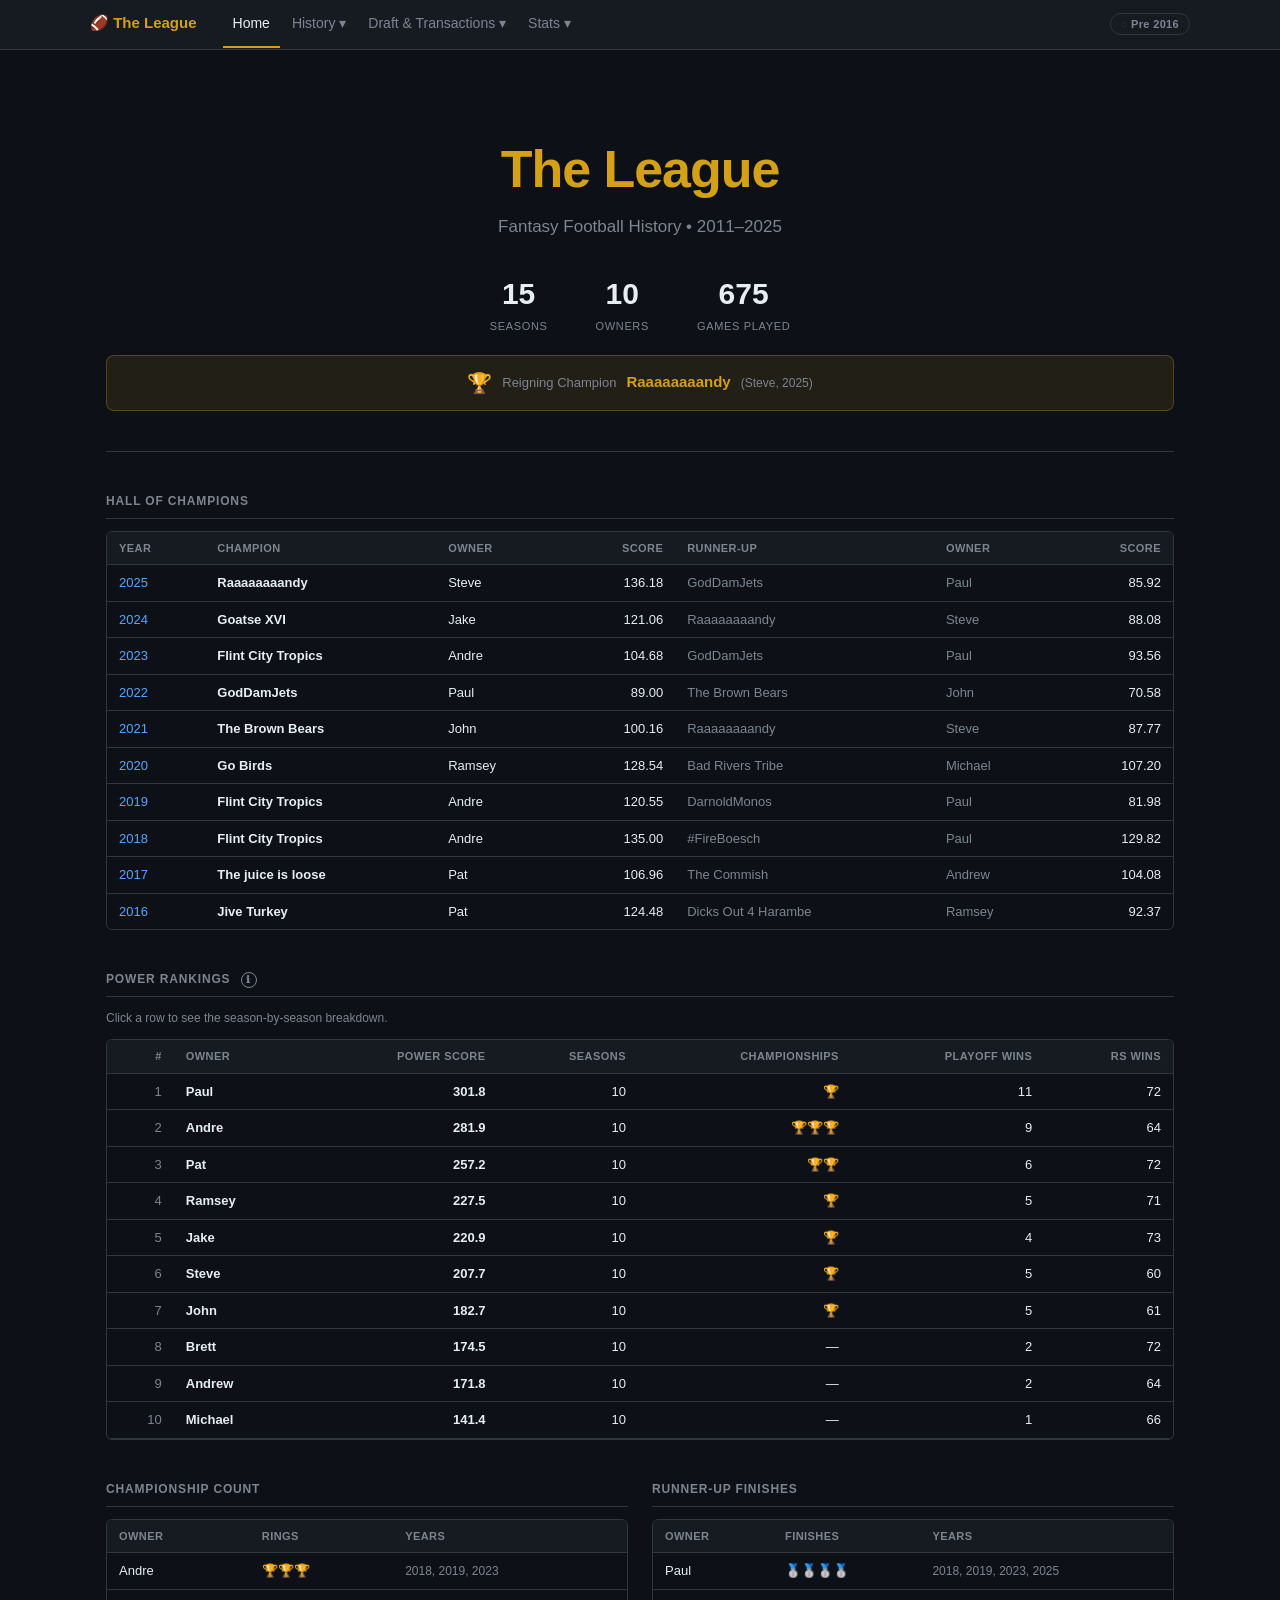
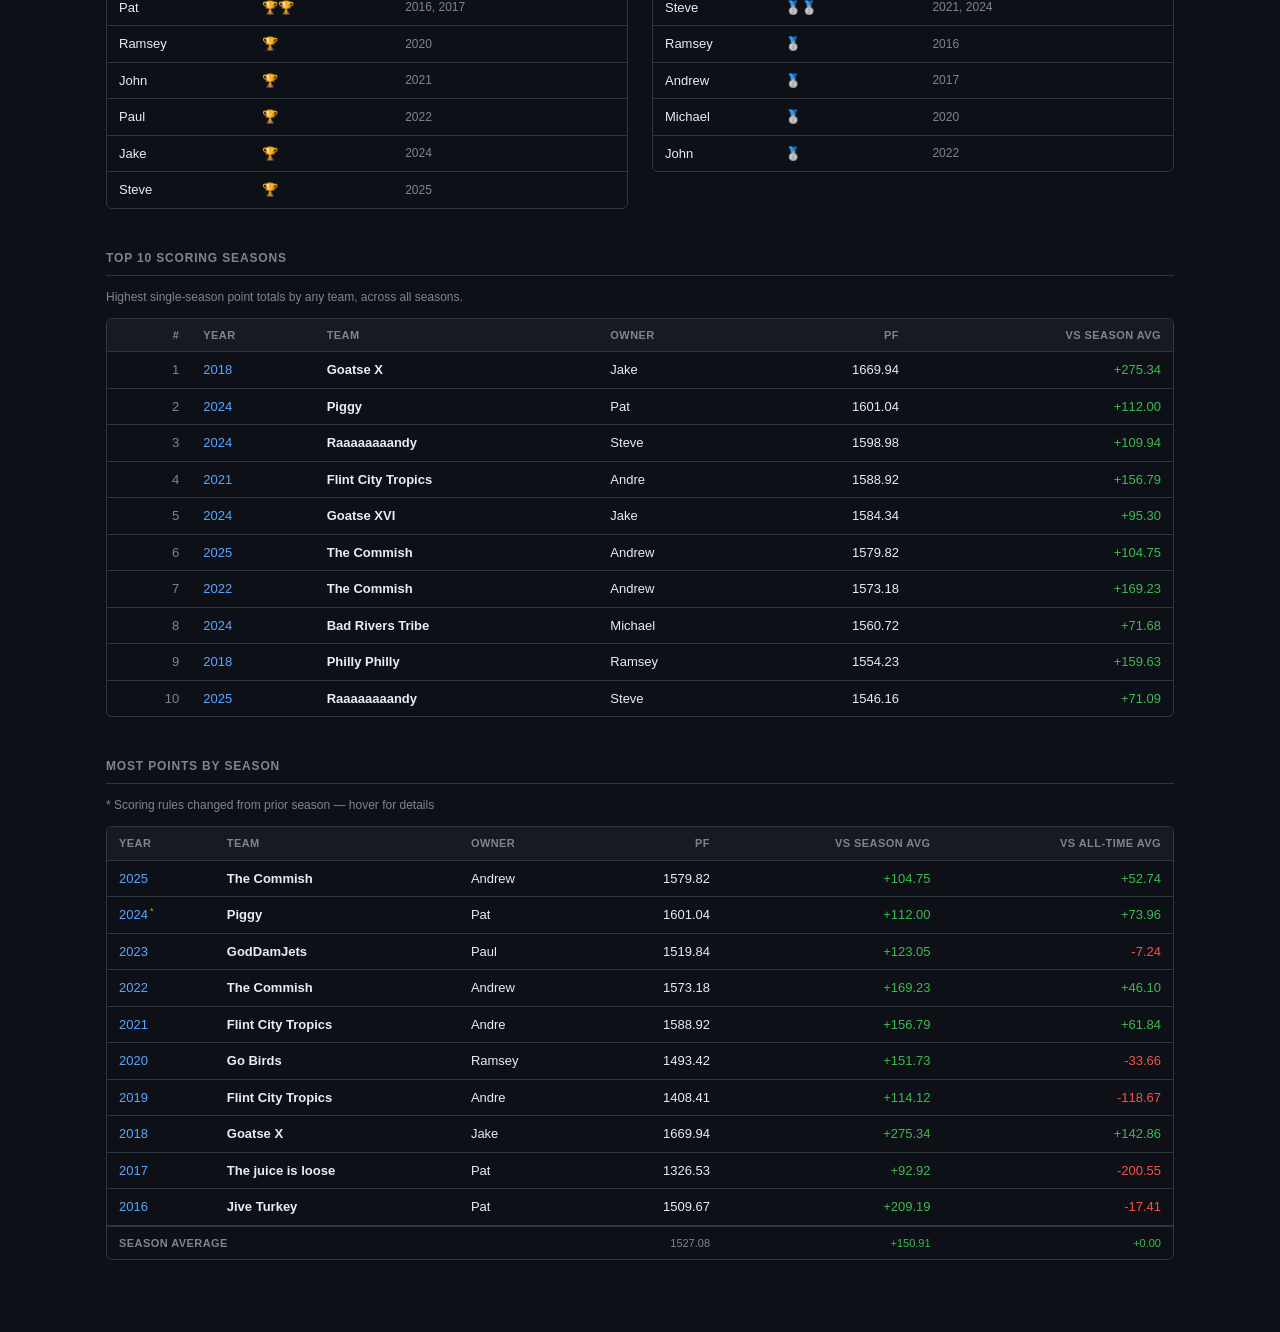
<file: docs/index.html>
<!DOCTYPE html>
<html lang="en">
<head>
  <meta charset="UTF-8">
  <meta name="viewport" content="width=device-width, initial-scale=1.0">
  <title>The League — Fantasy Football History</title>
  <link rel="icon" href="data:image/svg+xml,<svg xmlns='http://www.w3.org/2000/svg'><text y='32' font-size='32'>🏈</text></svg>">
  <link rel="stylesheet" href="css/style.css">
  <style>
    /* ── Power Rankings ──────────────────────────────────────────── */
    .pr-info-icon {
      display: inline-flex;
      align-items: center;
      justify-content: center;
      width: 16px;
      height: 16px;
      border-radius: 50%;
      border: 1px solid var(--muted);
      color: var(--muted);
      font-size: 10px;
      font-weight: 700;
      cursor: pointer;
      vertical-align: middle;
      margin-left: 6px;
      position: relative;
      font-style: normal;
      user-select: none;
    }
    .pr-info-icon:hover { border-color: var(--gold); color: var(--gold); }

    .pr-tooltip {
      display: none;
      position: absolute;
      z-index: 200;
      background: var(--surface2);
      border: 1px solid var(--border);
      border-radius: 8px;
      padding: 12px 14px;
      font-size: 12px;
      line-height: 1.6;
      color: var(--text);
      min-width: 240px;
      max-width: calc(100vw - 32px);
      box-shadow: 0 4px 20px rgba(0,0,0,0.4);
      margin-top: 6px;
    }
    .pr-tooltip.visible { display: block; }
    .pr-formula-table { border-collapse: collapse; width: 100%; margin: 6px 0 10px; }
    .pr-formula-table td { padding: 1px 8px 1px 0; color: var(--muted); }
    .pr-formula-table td:last-child { text-align: right; color: var(--gold); font-weight: 600; padding-right: 0; }

    /* ── Power breakdown expandable rows ─────────────────────────── */
    .power-row { cursor: pointer; }
    .power-row:hover td { background: rgba(212,160,23,0.04); }
    .power-row.expanded td { background: rgba(212,160,23,0.06); }
    .power-detail-row { display: none; }
    .power-detail-row.visible { display: table-row; }
    .power-detail-row td { padding: 0; border-bottom: 1px solid var(--border); }
    .power-breakdown {
      padding: 10px 14px;
      background: var(--surface2);
      overflow-x: auto;
    }
    .power-breakdown table { border-collapse: collapse; font-size: 11px; width: 100%; }
    .power-breakdown th { color: var(--muted); font-weight: 600; padding: 3px 10px; text-align: right; border-bottom: 1px solid var(--border); white-space: nowrap; }
    .power-breakdown th:first-child { text-align: left; }
    .power-breakdown td { padding: 3px 10px; text-align: right; border-bottom: 1px solid rgba(48,54,61,0.4); white-space: nowrap; }
    .power-breakdown td:first-child { text-align: left; color: var(--muted); }
    .power-breakdown .total-row td { font-weight: 700; border-top: 1px solid var(--border); border-bottom: none; }

    @media (max-width: 600px) {
      /* Most Points table: hide vs-average columns */
      #most-pts-table th:nth-child(4), #most-pts-table td:nth-child(4),
      #most-pts-table th:nth-child(5), #most-pts-table td:nth-child(5) { display: none; }
    }
  </style>
</head>
<body>

<nav>
  <div class="nav-inner">
    <a href="index.html" class="nav-brand">🏈 The League</a>
    <a href="index.html" class="active">Home</a>
    <div class="nav-group">
      <button class="nav-group-btn">History ▾</button>
      <div class="nav-dropdown">
        <a href="season.html">Seasons</a>
        <a href="alltime.html">All-Time</a>
        <a href="h2h.html">Head-to-Head</a>
        <a href="extrapoints.html">Extra Points</a>
        <a href="timeline.html">Season Timeline</a>
        <a href="owner.html">Owner Profiles</a>
        <a href="finalrosters.html">Final Rosters</a>
      </div>
    </div>
    <div class="nav-group">
      <button class="nav-group-btn">Draft & Transactions ▾</button>
      <div class="nav-dropdown">
        <a href="draft.html">Draft</a>
        <a href="transactions.html">Transactions</a>
      </div>
    </div>
    <div class="nav-group">
      <button class="nav-group-btn">Stats ▾</button>
      <div class="nav-dropdown">
        <a href="players.html">Player History</a>
        <a href="rules.html">Rules</a>
      </div>
    </div>
  </div>
</nav>

<main>
  <div class="hero">
    <h1>The League</h1>
    <p class="subtitle">Fantasy Football History &bull; 2011&ndash;2025</p>
    <div class="stats-row">
      <div class="stat">
        <div class="stat-value">15</div>
        <div class="stat-label">Seasons</div>
      </div>
      <div class="stat">
        <div class="stat-value" id="stat-owners">—</div>
        <div class="stat-label">Owners</div>
      </div>
      <div class="stat">
        <div class="stat-value" id="stat-games">—</div>
        <div class="stat-label">Games Played</div>
      </div>
    </div>
    <div id="current-champ-banner" style="display:none;margin-top:20px;padding:12px 20px;background:rgba(212,160,23,0.1);border:1px solid rgba(212,160,23,0.3);border-radius:8px;align-items:center;justify-content:center;gap:10px;flex-wrap:wrap">
      <span style="font-size:20px">🏆</span>
      <span style="font-size:13px;color:var(--muted)">Reigning Champion</span>
      <span id="current-champ-name" style="font-size:15px;font-weight:700;color:var(--gold)">—</span>
      <span style="color:var(--muted);font-size:12px">(<span id="current-champ-owner">—</span>, <span id="current-champ-year">—</span>)</span>
    </div>
  </div>

  <section>
    <h2>Hall of Champions</h2>
    <div class="table-wrap">
      <table id="champ-table">
        <thead>
          <tr>
            <th>Year</th>
            <th>Champion</th>
            <th>Owner</th>
            <th class="num">Score</th>
            <th>Runner-Up</th>
            <th>Owner</th>
            <th class="num">Score</th>
          </tr>
        </thead>
        <tbody><tr><td colspan="7" class="loading">Loading…</td></tr></tbody>
      </table>
    </div>
  </section>

  <section>
    <h2>Power Rankings <span id="pr-info" class="pr-info-icon" tabindex="0">ℹ</span></h2>
    <div id="pr-tooltip" class="pr-tooltip" role="tooltip">
      <strong>Power Score = Σ (Season Score × Era Multiplier)</strong>
      <table class="pr-formula-table">
        <tr><td>Championship</td><td>× 16</td></tr>
        <tr><td>Runner-Up</td><td>× 8</td></tr>
        <tr><td>Playoff Bye (seed 1/2)</td><td>× 6</td></tr>
        <tr><td>Playoff Win</td><td>× 4</td></tr>
        <tr><td>Playoff Appearance</td><td>× 2</td></tr>
        <tr><td>Regular Season Win</td><td>× 1</td></tr>
        <tr><td>Most Points – 1st</td><td>× 5</td></tr>
        <tr><td>Most Points – 2nd</td><td>× 3</td></tr>
        <tr><td>Most Points – 3rd</td><td>× 1</td></tr>
        <tr><td>(PF − PA) / 200</td><td>tiebreaker</td></tr>
      </table>
      <strong>Era Multiplier</strong>
      <table class="pr-formula-table">
        <tr><td>2011–2015</td><td>× 1.0</td></tr>
        <tr><td>2016+</td><td>× 1.5</td></tr>
      </table>
    </div>
    <p style="color:var(--muted);font-size:12px;margin-bottom:12px">Click a row to see the season-by-season breakdown.</p>
    <div class="table-wrap">
      <table id="power-table">
        <thead>
          <tr>
            <th class="num">#</th>
            <th>Owner</th>
            <th class="num">Power Score</th>
            <th class="num">Seasons</th>
            <th class="num">Championships</th>
            <th class="num">Playoff Wins</th>
            <th class="num">RS Wins</th>
          </tr>
        </thead>
        <tbody><tr><td colspan="7" class="loading">Loading…</td></tr></tbody>
      </table>
    </div>
  </section>

  <div class="two-col">
    <section>
      <h2>Championship Count</h2>
      <div class="table-wrap">
        <table id="rings-table">
          <thead>
            <tr>
              <th>Owner</th>
              <th>Rings</th>
              <th>Years</th>
            </tr>
          </thead>
          <tbody><tr><td colspan="3" class="loading">Loading…</td></tr></tbody>
        </table>
      </div>
    </section>

    <section>
      <h2>Runner-Up Finishes</h2>
      <div class="table-wrap">
        <table id="runnerup-table">
          <thead>
            <tr>
              <th>Owner</th>
              <th>Finishes</th>
              <th>Years</th>
            </tr>
          </thead>
          <tbody><tr><td colspan="3" class="loading">Loading…</td></tr></tbody>
        </table>
      </div>
    </section>
  </div>

  <section>
    <h2>Top 10 Scoring Seasons</h2>
    <p style="color:var(--muted);font-size:12px;margin-bottom:12px">Highest single-season point totals by any team, across all seasons.</p>
    <div class="table-wrap">
      <table id="top10-table">
        <thead>
          <tr>
            <th class="num">#</th>
            <th>Year</th>
            <th>Team</th>
            <th>Owner</th>
            <th class="num">PF</th>
            <th class="num" title="Points above the league average for that season">vs Season Avg</th>
          </tr>
        </thead>
        <tbody><tr><td colspan="6" class="loading">Loading…</td></tr></tbody>
      </table>
    </div>
  </section>

  <section>
    <h2>Most Points by Season</h2>
    <p style="color:var(--muted);font-size:12px;margin-bottom:12px">* Scoring rules changed from prior season — hover for details</p>
    <div class="table-wrap">
      <table id="reg-table">
        <thead>
          <tr>
            <th>Year</th>
            <th>Team</th>
            <th>Owner</th>
            <th class="num">PF</th>
            <th class="num" title="Points above the league average for that season">vs Season Avg</th>
            <th class="num" title="Points vs the average top score across all seasons">vs All-Time Avg</th>
          </tr>
        </thead>
        <tbody><tr><td colspan="6" class="loading">Loading…</td></tr></tbody>
        <tfoot id="reg-tfoot"></tfoot>
      </table>
    </div>
  </section>

</main>

<script src="js/utils.js"></script>
<script>
// ── Tooltip toggle ────────────────────────────────────────────────────────────
document.addEventListener('DOMContentLoaded', () => {
  const icon    = document.getElementById('pr-info');
  const tooltip = document.getElementById('pr-tooltip');
  if (!icon || !tooltip) return;

  // Position tooltip below icon
  icon.addEventListener('click', e => {
    e.stopPropagation();
    const show = !tooltip.classList.contains('visible');
    tooltip.classList.toggle('visible', show);
    if (show) {
      const rect = icon.getBoundingClientRect();
      tooltip.style.top  = (rect.bottom + window.scrollY + 4) + 'px';
      tooltip.style.left = (rect.left  + window.scrollX - 10) + 'px';
      tooltip.style.position = 'fixed';
      tooltip.style.top = (rect.bottom + 4) + 'px';
      tooltip.style.left = (rect.left - 10) + 'px';
    }
  });
  document.addEventListener('click', () => tooltip.classList.remove('visible'));
  tooltip.addEventListener('click', e => e.stopPropagation());
});

async function init() {
  const [champions, allStandings, allMatchups, allSettings] = await Promise.all([
    getChampions(),
    loadAllSeasons('standings.json'),
    loadAllSeasons('matchups.json'),
    loadAllSeasons('settings.json'),
  ]);

  // Detect which years had any scoring rule change vs prior year
  const STAT_ALIASES = { 'Reception Yards': 'Receiving Yards', 'Reception Touchdowns': 'Receiving Touchdowns' };
  const statMatrix = {};
  for (const year of ALL_SEASONS) {
    for (const e of (allSettings[year] || [])) {
      const stat = STAT_ALIASES[e.stat] || e.stat;
      if (!statMatrix[stat]) statMatrix[stat] = {};
      statMatrix[stat][year] = e.points;
    }
  }
  const scoringChangeYears = new Set();
  const scoringChangeDetails = {};
  for (const [stat, byYear] of Object.entries(statMatrix)) {
    let prev = null;
    for (const year of ALL_SEASONS) {
      const val = byYear[year] ?? null;
      if (prev !== null && val !== null && val !== prev) {
        scoringChangeYears.add(year);
        if (!scoringChangeDetails[year]) scoringChangeDetails[year] = [];
        scoringChangeDetails[year].push(`${stat}: ${prev} → ${val}`);
      }
      if (val !== null) prev = val;
    }
  }

  // ── Current champion banner ────────────────────────────────────
  if (champions.length) {
    const latest = champions[champions.length - 1];
    document.getElementById('current-champ-name').textContent  = latest.team;
    document.getElementById('current-champ-owner').textContent = latest.owner;
    document.getElementById('current-champ-year').textContent  = latest.year;
    document.getElementById('current-champ-banner').style.display = 'flex';
  }

  // ── Hall of Champions (newest first) ──────────────────────────
  const champTbody = document.querySelector('#champ-table tbody');
  champTbody.innerHTML = '';
  [...champions].reverse().forEach(c => {
    const tr = document.createElement('tr');
    tr.innerHTML = `
      <td><a href="season.html?year=${c.year}">${c.year}</a></td>
      <td><strong>${c.team}</strong></td>
      <td>${c.owner}</td>
      <td class="num">${fmt2(c.score)}</td>
      <td style="color:var(--muted)">${c.opponent}</td>
      <td style="color:var(--muted)">${c.oppOwner}</td>
      <td class="num">${fmt2(c.oppScore)}</td>
    `;
    champTbody.appendChild(tr);
  });

  // ── Rings leaderboard ──────────────────────────────────────────
  const ringCounts = {}, ringYears = {};
  champions.forEach(c => {
    ringCounts[c.owner] = (ringCounts[c.owner] || 0) + 1;
    (ringYears[c.owner] = ringYears[c.owner] || []).push(c.year);
  });
  const ringsData = Object.entries(ringCounts).sort((a, b) => b[1] - a[1]);

  const ringsTbody = document.querySelector('#rings-table tbody');
  ringsTbody.innerHTML = '';
  ringsData.forEach(([owner, count]) => {
    const tr = document.createElement('tr');
    tr.innerHTML = `
      <td>${owner}</td>
      <td>${'🏆'.repeat(count)}</td>
      <td style="color:var(--muted);font-size:12px">${ringYears[owner].join(', ')}</td>
    `;
    ringsTbody.appendChild(tr);
  });

  // ── Hero stats ─────────────────────────────────────────────────
  const allOwners = new Set();
  let totalGames = 0;
  for (const standings of Object.values(allStandings)) {
    if (!standings) continue;
    for (const t of standings) {
      allOwners.add(normOwner(t.owner));
      totalGames += (parseInt(t.wins) || 0) + (parseInt(t.losses) || 0);
    }
  }
  totalGames /= 2; // each game counted twice

  document.getElementById('stat-owners').textContent = allOwners.size;
  document.getElementById('stat-games').textContent = Math.round(totalGames);

  // ── Runner-Up Finishes ─────────────────────────────────────────
  const ruCounts = {}, ruYears = {};
  champions.forEach(c => {
    if (!c.oppOwner || c.oppOwner === '?') return;
    ruCounts[c.oppOwner] = (ruCounts[c.oppOwner] || 0) + 1;
    (ruYears[c.oppOwner] = ruYears[c.oppOwner] || []).push(c.year);
  });
  const ruData = Object.entries(ruCounts).sort((a, b) => b[1] - a[1]);

  const ruTbody = document.querySelector('#runnerup-table tbody');
  ruTbody.innerHTML = '';
  ruData.forEach(([owner, count]) => {
    const tr = document.createElement('tr');
    tr.innerHTML = `
      <td>${owner}</td>
      <td>${'🥈'.repeat(count)}</td>
      <td style="color:var(--muted);font-size:12px">${ruYears[owner].join(', ')}</td>
    `;
    ruTbody.appendChild(tr);
  });

  // ── Most Points by Season ──────────────────────────────────────
  // Pre-compute per-season averages and top scores for all-time avg
  const seasonTopScores = [];
  for (const year of SEASONS) {
    const standings = allStandings[year];
    if (!standings || !standings.length) continue;
    const top = [...standings].sort((a, b) => parseFloat(b.points_for) - parseFloat(a.points_for))[0];
    if (top) seasonTopScores.push(parseFloat(top.points_for));
  }
  const allTimeTopAvg = seasonTopScores.length
    ? seasonTopScores.reduce((s, v) => s + v, 0) / seasonTopScores.length
    : 0;

  const regTbody = document.querySelector('#reg-table tbody');
  regTbody.innerHTML = '';
  [...SEASONS].reverse().forEach(year => {
    const standings = allStandings[year];
    if (!standings || !standings.length) return;
    const top = [...standings].sort((a, b) => parseFloat(b.points_for) - parseFloat(a.points_for))[0];
    if (!top) return;
    const pf = parseFloat(top.points_for);
    const seasonAvg = standings.reduce((s, t) => s + parseFloat(t.points_for), 0) / standings.length;
    const vsSeasonAvg  = pf - seasonAvg;
    const vsAllTimeAvg = pf - allTimeTopAvg;
    const hasChange = scoringChangeYears.has(year);
    const changeTitle = hasChange ? (scoringChangeDetails[year] || []).join('\n') : '';
    const fmtDiff = v => (v >= 0 ? '+' : '') + v.toFixed(2);
    const tr = document.createElement('tr');
    tr.innerHTML = `
      <td><a href="season.html?year=${year}">${year}${hasChange ? `<sup title="${changeTitle}" style="color:var(--gold);font-size:9px;margin-left:2px;cursor:help">*</sup>` : ''}</a></td>
      <td><strong>${top.team}</strong></td>
      <td>${normOwner(top.owner)}</td>
      <td class="num">${pf.toFixed(2)}</td>
      <td class="num" style="color:${vsSeasonAvg >= 0 ? 'var(--green)' : 'var(--red)'}">${fmtDiff(vsSeasonAvg)}</td>
      <td class="num" style="color:${vsAllTimeAvg >= 0 ? 'var(--green)' : 'var(--red)'}">${fmtDiff(vsAllTimeAvg)}</td>
    `;
    regTbody.appendChild(tr);
  });

  // ── Averages footer row ────────────────────────────────────────
  const allPFs = [], allVsSeasonAvgs = [], allVsAllTimeAvgs = [];
  for (const year of SEASONS) {
    const standings = allStandings[year];
    if (!standings || !standings.length) continue;
    const top = [...standings].sort((a, b) => parseFloat(b.points_for) - parseFloat(a.points_for))[0];
    if (!top) continue;
    const pf = parseFloat(top.points_for);
    const seasonAvg = standings.reduce((s, t) => s + parseFloat(t.points_for), 0) / standings.length;
    allPFs.push(pf);
    allVsSeasonAvgs.push(pf - seasonAvg);
    allVsAllTimeAvgs.push(pf - allTimeTopAvg);
  }
  const avg = arr => arr.length ? arr.reduce((s, v) => s + v, 0) / arr.length : 0;
  const avgPF = avg(allPFs), avgVsSeason = avg(allVsSeasonAvgs), avgVsAllTime = avg(allVsAllTimeAvgs);
  const fmtDiff = v => (v >= 0 ? '+' : '') + v.toFixed(2);
  document.getElementById('reg-tfoot').innerHTML = `
    <tr style="border-top:2px solid var(--border);color:var(--muted);font-size:11px">
      <td colspan="3" style="padding:6px 12px;font-weight:600;text-transform:uppercase;letter-spacing:.04em">Season Average</td>
      <td class="num">${avgPF.toFixed(2)}</td>
      <td class="num" style="color:${avgVsSeason >= 0 ? 'var(--green)' : 'var(--red)'}">${fmtDiff(avgVsSeason)}</td>
      <td class="num" style="color:${avgVsAllTime >= 0 ? 'var(--green)' : 'var(--red)'}">${fmtDiff(avgVsAllTime)}</td>
    </tr>`;

  // ── Top 10 scoring seasons (all teams, all years) ─────────────
  const allSeasonScores = [];
  for (const year of SEASONS) {
    const standings = allStandings[year];
    if (!standings) continue;
    const seasonAvg = standings.reduce((s, t) => s + parseFloat(t.points_for), 0) / standings.length;
    for (const t of standings) {
      allSeasonScores.push({ year, team: t.team, owner: normOwner(t.owner), pf: parseFloat(t.points_for), seasonAvg });
    }
  }
  allSeasonScores.sort((a, b) => b.pf - a.pf);
  const top10Tbody = document.querySelector('#top10-table tbody');
  top10Tbody.innerHTML = '';
  allSeasonScores.slice(0, 10).forEach((s, i) => {
    const vsAvg = s.pf - s.seasonAvg;
    const tr = document.createElement('tr');
    tr.innerHTML = `
      <td class="num" style="color:var(--muted)">${i + 1}</td>
      <td><a href="season.html?year=${s.year}">${s.year}</a></td>
      <td><strong>${s.team}</strong></td>
      <td>${s.owner}</td>
      <td class="num">${s.pf.toFixed(2)}</td>
      <td class="num" style="color:${vsAvg >= 0 ? 'var(--green)' : 'var(--red)'}">${(vsAvg >= 0 ? '+' : '') + vsAvg.toFixed(2)}</td>
    `;
    top10Tbody.appendChild(tr);
  });

  // ── Power Rankings ─────────────────────────────────────────────
  const ownerPower  = {}; // owner -> total power score
  const ownerDetail = {}; // owner -> [{year, breakdown, seasonScore, weighted}]

  for (const year of SEASONS) {
    const standings = allStandings[year] || [];
    const matchups  = allMatchups[year]  || [];
    const teamOwner = buildTeamOwnerMap(standings);
    const eraMulti  = year <= 2015 ? 1.0 : 1.5;

    // PF rankings (1st=5, 2nd=3, 3rd=1)
    const pfRanked = [...standings].sort((a, b) => parseFloat(b.points_for) - parseFloat(a.points_for));
    const pfBonus  = {};
    [5, 3, 1].forEach((pts, i) => { if (pfRanked[i]) pfBonus[pfRanked[i].team] = pts; });

    // Parse playoff matchups
    const inQF = new Set(), inSF = new Set();
    const playoffWins = {};
    let champTeam = null, runnerUpTeam = null;

    for (const m of matchups) {
      if (!m.round) continue;
      const s1 = parseFloat(m.score1), s2 = parseFloat(m.score2);
      const winner = s1 >= s2 ? m.team1 : m.team2;
      const loser  = s1 >= s2 ? m.team2 : m.team1;
      if (m.round === 'Quarterfinal') {
        inQF.add(m.team1); inQF.add(m.team2);
        playoffWins[winner] = (playoffWins[winner] || 0) + 1;
      } else if (m.round === 'Semifinal') {
        inSF.add(m.team1); inSF.add(m.team2);
        playoffWins[winner] = (playoffWins[winner] || 0) + 1;
      } else if (m.round === 'Championship') {
        champTeam    = winner;
        runnerUpTeam = loser;
        playoffWins[winner] = (playoffWins[winner] || 0) + 1;
      }
    }

    // All playoff teams; bye = in SF but not QF
    const allPlayoffTeams = new Set([...inQF, ...inSF]);
    if (champTeam)    allPlayoffTeams.add(champTeam);
    if (runnerUpTeam) allPlayoffTeams.add(runnerUpTeam);
    const byeTeams = new Set([...inSF].filter(t => !inQF.has(t)));

    for (const t of standings) {
      const owner = normOwner(t.owner);
      const team  = t.team;
      const pf    = parseFloat(t.points_for)     || 0;
      const pa    = parseFloat(t.points_against)  || 0;
      const rsW   = parseInt(t.wins)              || 0;

      const bd = {
        championship: team === champTeam    ? 16 : 0,
        runnerUp:     team === runnerUpTeam ?  8 : 0,
        bye:          byeTeams.has(team)    ?  6 : 0,
        playoffApp:   allPlayoffTeams.has(team) ? 2 : 0,
        playoffWins:  (playoffWins[team] || 0) * 4,
        rsWins:       rsW,
        pfBonus:      pfBonus[team] || 0,
        diff:         (pf - pa) / 200,
      };
      const seasonScore  = Object.values(bd).reduce((s, v) => s + v, 0);
      const weighted     = seasonScore * eraMulti;

      if (!ownerPower[owner])  ownerPower[owner]  = 0;
      if (!ownerDetail[owner]) ownerDetail[owner] = [];
      ownerPower[owner] += weighted;
      ownerDetail[owner].push({ year, eraMulti, bd, seasonScore, weighted,
        champCount: bd.championship ? 1 : 0,
        playoffWinCount: playoffWins[team] || 0,
        rsWins: rsW,
      });
    }
  }

  const powerRankings = Object.entries(ownerPower)
    .map(([owner, score]) => ({
      owner, score,
      details:    ownerDetail[owner] || [],
      seasons:    (ownerDetail[owner] || []).length,
      champs:     (ownerDetail[owner] || []).reduce((s, d) => s + d.champCount, 0),
      playoffW:   (ownerDetail[owner] || []).reduce((s, d) => s + d.playoffWinCount, 0),
      rsWins:     (ownerDetail[owner] || []).reduce((s, d) => s + d.rsWins, 0),
    }))
    .sort((a, b) => b.score - a.score);

  const powerTbody = document.querySelector('#power-table tbody');
  powerTbody.innerHTML = '';
  let prCounter = 0;
  powerRankings.forEach((r, idx) => {
    const rid = `pw-${prCounter++}`;

    // Year-by-year breakdown table
    const detailRows = [...r.details].sort((a, b) => b.year - a.year).map(d => `
      <tr>
        <td>${d.year}</td>
        <td>${d.eraMulti.toFixed(1)}×</td>
        <td>${d.bd.championship ? '🏆' : d.bd.runnerUp ? '🥈' : ''}</td>
        <td>${d.bd.bye      > 0 ? d.bd.bye      : '—'}</td>
        <td>${d.bd.playoffApp > 0 ? d.bd.playoffApp : '—'}</td>
        <td>${d.bd.playoffWins > 0 ? d.bd.playoffWins : '—'}</td>
        <td>${d.bd.rsWins}</td>
        <td>${d.bd.pfBonus > 0 ? '+' + d.bd.pfBonus : '—'}</td>
        <td>${d.bd.diff >= 0 ? '+' : ''}${d.bd.diff.toFixed(2)}</td>
        <td>${d.seasonScore.toFixed(2)}</td>
        <td><strong>${d.weighted.toFixed(2)}</strong></td>
      </tr>
    `).join('');

    const dataRow = document.createElement('tr');
    dataRow.className = 'power-row';
    dataRow.id = `${rid}-row`;
    dataRow.onclick = () => {
      dataRow.classList.toggle('expanded');
      document.getElementById(`${rid}-detail`).classList.toggle('visible');
    };
    dataRow.innerHTML = `
      <td class="num" style="color:var(--muted)">${idx + 1}</td>
      <td><strong>${r.owner}</strong></td>
      <td class="num"><strong>${r.score.toFixed(1)}</strong></td>
      <td class="num">${r.seasons}</td>
      <td class="num">${r.champs > 0 ? '🏆'.repeat(r.champs) : '—'}</td>
      <td class="num">${r.playoffW}</td>
      <td class="num">${r.rsWins}</td>
    `;
    powerTbody.appendChild(dataRow);

    const detailRow = document.createElement('tr');
    detailRow.className = 'power-detail-row';
    detailRow.id = `${rid}-detail`;
    detailRow.innerHTML = `
      <td colspan="7">
        <div class="power-breakdown">
          <table>
            <thead>
              <tr>
                <th>Year</th><th>Era</th><th>Result</th>
                <th>Bye</th><th>App</th><th>PO Wins</th>
                <th>RS W</th><th>PF Rank</th><th>Diff</th>
                <th>Season</th><th>Weighted</th>
              </tr>
            </thead>
            <tbody>${detailRows}</tbody>
            <tfoot>
              <tr class="total-row">
                <td colspan="10">Total Power Score</td>
                <td>${r.score.toFixed(2)}</td>
              </tr>
            </tfoot>
          </table>
        </div>
      </td>
    `;
    powerTbody.appendChild(detailRow);
  });

}

init().catch(console.error);

</script>
</body>
</html>
</file>
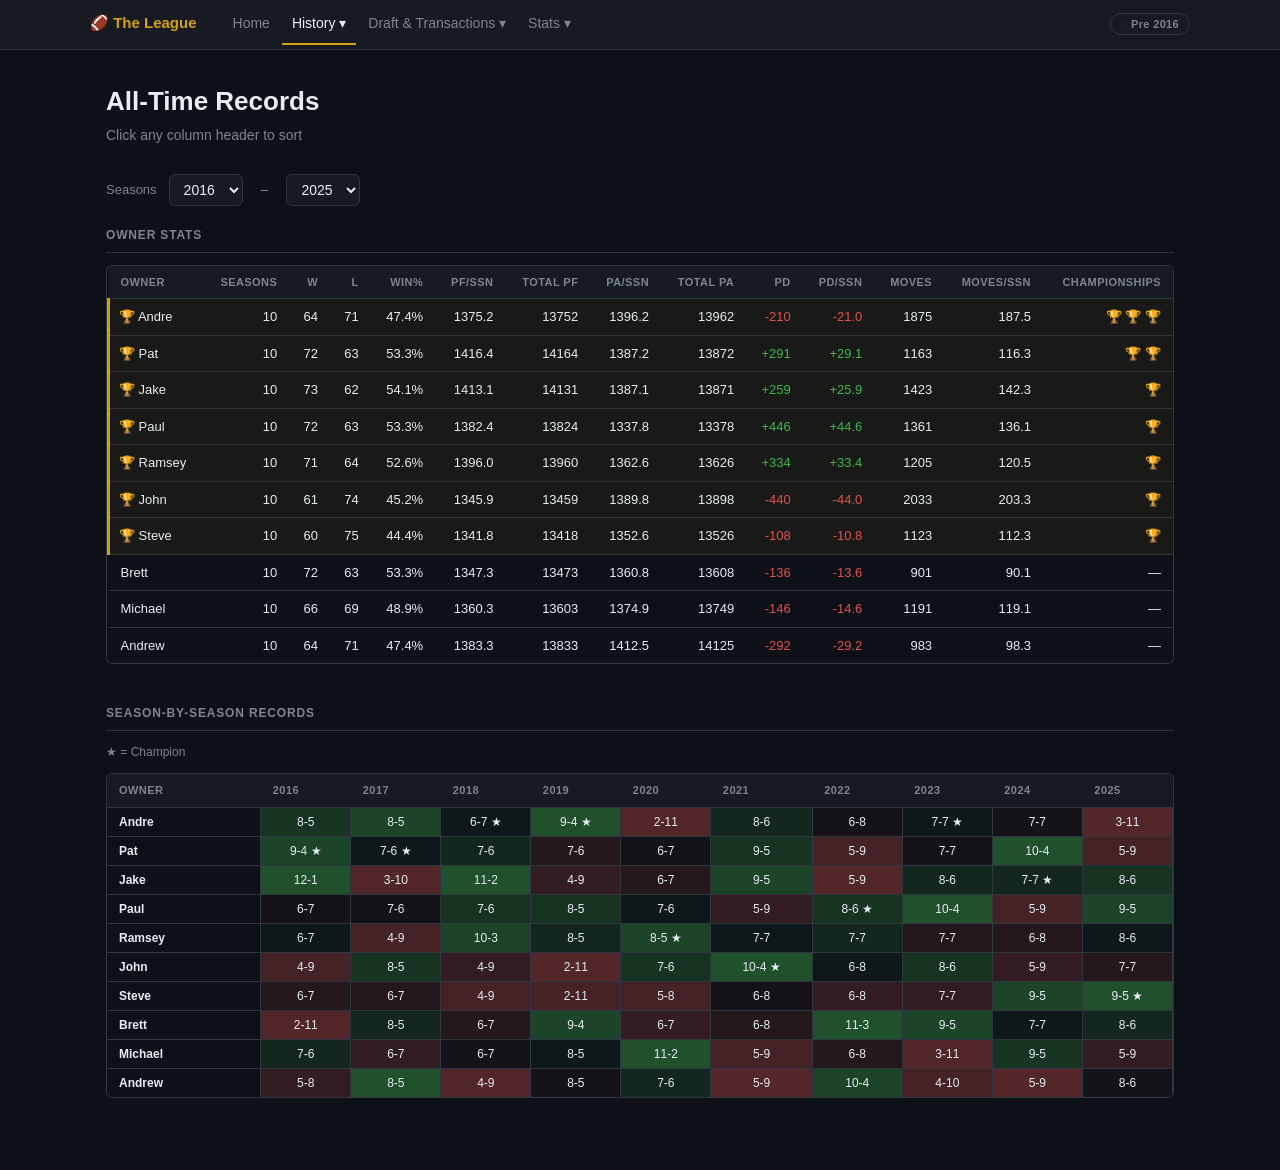
<file: docs/alltime.html>
<!DOCTYPE html>
<html lang="en">
<head>
  <meta charset="UTF-8">
  <meta name="viewport" content="width=device-width, initial-scale=1.0">
  <title>All-Time Records — The League</title>
  <link rel="icon" href="data:image/svg+xml,<svg xmlns='http://www.w3.org/2000/svg'><text y='32' font-size='32'>🏈</text></svg>">
  <link rel="stylesheet" href="css/style.css">
  <style>
    /* Hide lower-priority columns on mobile to keep the stats table readable */
    @media (max-width: 600px) {
      /* Keep: Owner, Seasons, W, L, Win%, PF/Ssn, Championships */
      /* Hide: Total PF, PA/Ssn, Total PA, PD, PD/Ssn, Moves, Moves/Ssn */
      #stats-table th:nth-child(7),  #stats-table td:nth-child(7),
      #stats-table th:nth-child(8),  #stats-table td:nth-child(8),
      #stats-table th:nth-child(9),  #stats-table td:nth-child(9),
      #stats-table th:nth-child(10), #stats-table td:nth-child(10),
      #stats-table th:nth-child(11), #stats-table td:nth-child(11),
      #stats-table th:nth-child(12), #stats-table td:nth-child(12),
      #stats-table th:nth-child(13), #stats-table td:nth-child(13) {
        display: none;
      }
    }
  </style>
</head>
<body>

<nav>
  <div class="nav-inner">
    <a href="index.html" class="nav-brand">🏈 The League</a>
    <a href="index.html">Home</a>
    <div class="nav-group">
      <button class="nav-group-btn active">History ▾</button>
      <div class="nav-dropdown">
        <a href="season.html">Seasons</a>
        <a href="alltime.html" class="active">All-Time</a>
        <a href="h2h.html">Head-to-Head</a>
        <a href="extrapoints.html">Extra Points</a>
        <a href="timeline.html">Season Timeline</a>
        <a href="owner.html">Owner Profiles</a>
        <a href="finalrosters.html">Final Rosters</a>
      </div>
    </div>
    <div class="nav-group">
      <button class="nav-group-btn">Draft & Transactions ▾</button>
      <div class="nav-dropdown">
        <a href="draft.html">Draft</a>
        <a href="transactions.html">Transactions</a>
      </div>
    </div>
    <div class="nav-group">
      <button class="nav-group-btn">Stats ▾</button>
      <div class="nav-dropdown">
        <a href="players.html">Player History</a>
        <a href="rules.html">Rules</a>
      </div>
    </div>
  </div>
</nav>

<main>
  <div class="page-header">
    <h1>All-Time Records</h1>
    <p>Click any column header to sort</p>
  </div>

  <div class="controls">
    <label>Seasons</label>
    <select id="from-year"></select>
    <span style="color:var(--muted);padding:0 6px">–</span>
    <select id="to-year"></select>
  </div>

  <section>
    <h2>Owner Stats</h2>
    <div class="table-wrap">
      <table id="stats-table">
        <thead>
          <tr>
            <th class="sortable">Owner</th>
            <th class="sortable num">Seasons</th>
            <th class="sortable num">W</th>
            <th class="sortable num">L</th>
            <th class="sortable num">Win%</th>
            <th class="sortable num">PF/Ssn</th>
            <th class="sortable num">Total PF</th>
            <th class="sortable num">PA/Ssn</th>
            <th class="sortable num">Total PA</th>
            <th class="sortable num">PD</th>
            <th class="sortable num">PD/Ssn</th>
            <th class="sortable num">Moves</th>
            <th class="sortable num">Moves/Ssn</th>
            <th class="sortable num">Championships</th>
          </tr>
        </thead>
        <tbody><tr><td colspan="14" class="loading">Loading…</td></tr></tbody>
      </table>
    </div>
  </section>

  <section>
    <h2>Season-by-Season Records</h2>
    <p style="color:var(--muted);font-size:12px;margin-bottom:12px">★ = Champion</p>
    <div class="season-grid-wrap">
      <table class="season-grid" id="grid-table">
        <thead></thead>
        <tbody><tr><td class="loading" colspan="17">Loading…</td></tr></tbody>
      </table>
    </div>
  </section>
</main>

<script src="js/utils.js"></script>
<script>
let allData = null;

async function init() {
  const [allStandings, allMatchups, allTransactions, champions] = await Promise.all([
    loadAllSeasons('standings.json'),
    loadAllSeasons('matchups.json'),
    loadAllSeasons('transactions.json'),
    getChampions(),
  ]);
  allData = { allStandings, allMatchups, allTransactions, champions };

  const fromSel = document.getElementById('from-year');
  const toSel   = document.getElementById('to-year');
  SEASONS.forEach(y => {
    fromSel.appendChild(new Option(y, y));
    toSel.appendChild(new Option(y, y));
  });
  toSel.value = SEASONS[SEASONS.length - 1];

  fromSel.addEventListener('change', render);
  toSel.addEventListener('change', render);
  render();
}

function render() {
  const fromYear = parseInt(document.getElementById('from-year').value);
  const toYear   = parseInt(document.getElementById('to-year').value);
  const filteredSeasons = SEASONS.filter(y => y >= fromYear && y <= toYear);

  const { allStandings, allMatchups, allTransactions, champions } = allData;

  // Champions in range
  const champCounts = {};
  champions
    .filter(c => c.year >= fromYear && c.year <= toYear)
    .forEach(c => { champCounts[c.owner] = (champCounts[c.owner] || 0) + 1; });

  // Aggregate per-owner stats
  const stats = {};
  for (const year of filteredSeasons) {
    for (const t of (allStandings[year] || [])) {
      const owner = normOwner(t.owner);
      if (!stats[owner]) stats[owner] = { owner, wins:0, losses:0, pf:0, pa:0, seasons:0, moves:0 };
      stats[owner].wins    += parseInt(t.wins)             || 0;
      stats[owner].losses  += parseInt(t.losses)           || 0;
      stats[owner].pf      += parseFloat(t.points_for)     || 0;
      stats[owner].pa      += parseFloat(t.points_against) || 0;
      stats[owner].seasons += 1;
    }
  }

  // Count transaction moves per owner
  // Adds count for the acquiring team, Drops count for the releasing team,
  // Trades count once per player for each team involved.
  for (const year of filteredSeasons) {
    const txns = allTransactions[year] || [];
    const teamOwner = buildTeamOwnerMap(allStandings[year] || []);
    for (const tx of txns) {
      for (const field of ['from', 'to']) {
        const team = tx[field];
        if (team && team !== 'FA/Waiver' && team !== 'Dropped') {
          const owner = teamOwner[team];
          if (owner && stats[owner]) stats[owner].moves++;
        }
      }
    }
  }

  // Finalize derived stats
  for (const s of Object.values(stats)) {
    s.championships  = champCounts[s.owner] || 0;
    const g          = s.wins + s.losses;
    s.winPct         = g ? s.wins / g : 0;
    s.avgPF          = s.seasons ? s.pf / s.seasons : 0;
    s.avgPA          = s.seasons ? s.pa / s.seasons : 0;
    s.pd             = s.pf - s.pa;
    s.pdPerSeason    = s.seasons ? s.pd / s.seasons : 0;
    s.movesPerSeason = s.seasons ? s.moves / s.seasons : 0;
  }

  const ownerStats = Object.values(stats).sort((a, b) =>
    b.championships - a.championships || b.wins - a.wins
  );

  // ── Stats table ────────────────────────────────────────────────
  const tbody = document.querySelector('#stats-table tbody');
  tbody.innerHTML = '';
  ownerStats.forEach(s => {
    const tr = document.createElement('tr');
    if (s.championships > 0) tr.classList.add('is-champ');
    tr.innerHTML = `
      <td>${s.championships > 0 ? '🏆 ' : ''}${s.owner}</td>
      <td class="num" data-val="${s.seasons}">${s.seasons}</td>
      <td class="num" data-val="${s.wins}">${s.wins}</td>
      <td class="num" data-val="${s.losses}">${s.losses}</td>
      <td class="num" data-val="${s.winPct}">${pctStr(s.winPct)}</td>
      <td class="num" data-val="${s.avgPF}">${s.avgPF.toFixed(1)}</td>
      <td class="num" data-val="${s.pf}">${s.pf.toFixed(0)}</td>
      <td class="num" data-val="${s.avgPA}">${s.avgPA.toFixed(1)}</td>
      <td class="num" data-val="${s.pa}">${s.pa.toFixed(0)}</td>
      <td class="num" data-val="${s.pd}" style="color:${s.pd>=0?'var(--green)':'#e05252'}">${s.pd>=0?'+':''}${s.pd.toFixed(0)}</td>
      <td class="num" data-val="${s.pdPerSeason}" style="color:${s.pdPerSeason>=0?'var(--green)':'#e05252'}">${s.pdPerSeason>=0?'+':''}${s.pdPerSeason.toFixed(1)}</td>
      <td class="num" data-val="${s.moves}">${s.moves}</td>
      <td class="num" data-val="${s.movesPerSeason}">${s.movesPerSeason.toFixed(1)}</td>
      <td class="num" data-val="${s.championships}">${s.championships > 0 ? '🏆 '.repeat(s.championships).trim() : '—'}</td>
    `;
    tbody.appendChild(tr);
  });
  makeSortableTable(document.getElementById('stats-table'));

  // ── Season grid (heat chart) ────────────────────────────────────
  const champByYear = {};
  champions
    .filter(c => c.year >= fromYear && c.year <= toYear)
    .forEach(c => { champByYear[c.year] = c.team; });

  const ownerYearRecord = {};
  for (const year of filteredSeasons) {
    for (const t of (allStandings[year] || [])) {
      const owner = normOwner(t.owner);
      if (!ownerYearRecord[owner]) ownerYearRecord[owner] = {};
      ownerYearRecord[owner][year] = {
        w: parseInt(t.wins) || 0,
        l: parseInt(t.losses) || 0,
        isChamp: t.team === champByYear[year],
        team: t.team,
      };
    }
  }

  // Rank owners by win% within each season (for heat coloring)
  const heatRank = {}; // heatRank[owner][year] = { rank, total }
  for (const year of filteredSeasons) {
    const entries = (allStandings[year] || []).map(t => {
      const w = parseInt(t.wins) || 0, l = parseInt(t.losses) || 0;
      return { owner: normOwner(t.owner), pct: w / Math.max(w + l, 1) };
    }).sort((a, b) => b.pct - a.pct);
    entries.forEach((e, i) => {
      if (!heatRank[e.owner]) heatRank[e.owner] = {};
      heatRank[e.owner][year] = { rank: i + 1, total: entries.length };
    });
  }

  // Map rank 1..total → green..red background
  function heatBg(rank, total) {
    const t = total <= 1 ? 0.5 : (rank - 1) / (total - 1); // 0=best, 1=worst
    if (t < 0.5) {
      const a = ((0.5 - t) * 2 * 0.38).toFixed(2);
      return `rgba(63,185,80,${a})`;
    } else {
      const a = ((t - 0.5) * 2 * 0.33).toFixed(2);
      return `rgba(224,82,82,${a})`;
    }
  }

  const sortedOwners = ownerStats.map(s => s.owner);

  const gridHead = document.querySelector('#grid-table thead');
  gridHead.innerHTML = '';
  const headerRow = document.createElement('tr');
  headerRow.innerHTML = `<th style="text-align:left;min-width:90px">Owner</th>` +
    filteredSeasons.map(y =>
      `<th style="min-width:52px"><a href="season.html?year=${y}" style="color:var(--muted)">${y}</a></th>`
    ).join('');
  gridHead.appendChild(headerRow);

  const gridBody = document.querySelector('#grid-table tbody');
  gridBody.innerHTML = '';
  sortedOwners.forEach(owner => {
    const tr = document.createElement('tr');
    let cells = `<td class="owner-cell">${owner}</td>`;
    for (const year of filteredSeasons) {
      const rec = ownerYearRecord[owner]?.[year];
      if (!rec) {
        cells += `<td class="empty-cell">—</td>`;
      } else {
        const hr = heatRank[owner]?.[year];
        const bg = hr ? heatBg(hr.rank, hr.total) : '';
        const label = rec.isChamp ? `${rec.w}-${rec.l} ★` : `${rec.w}-${rec.l}`;
        const tip = rec.isChamp ? `${year}: ${rec.w}W ${rec.l}L — Champion` : `${year}: ${rec.w}W ${rec.l}L`;
        cells += `<td style="background:${bg};text-align:center" title="${tip}">${label}</td>`;
      }
    }
    tr.innerHTML = cells;
    gridBody.appendChild(tr);
  });
}

init().catch(console.error);
</script>
</body>
</html>
</file>
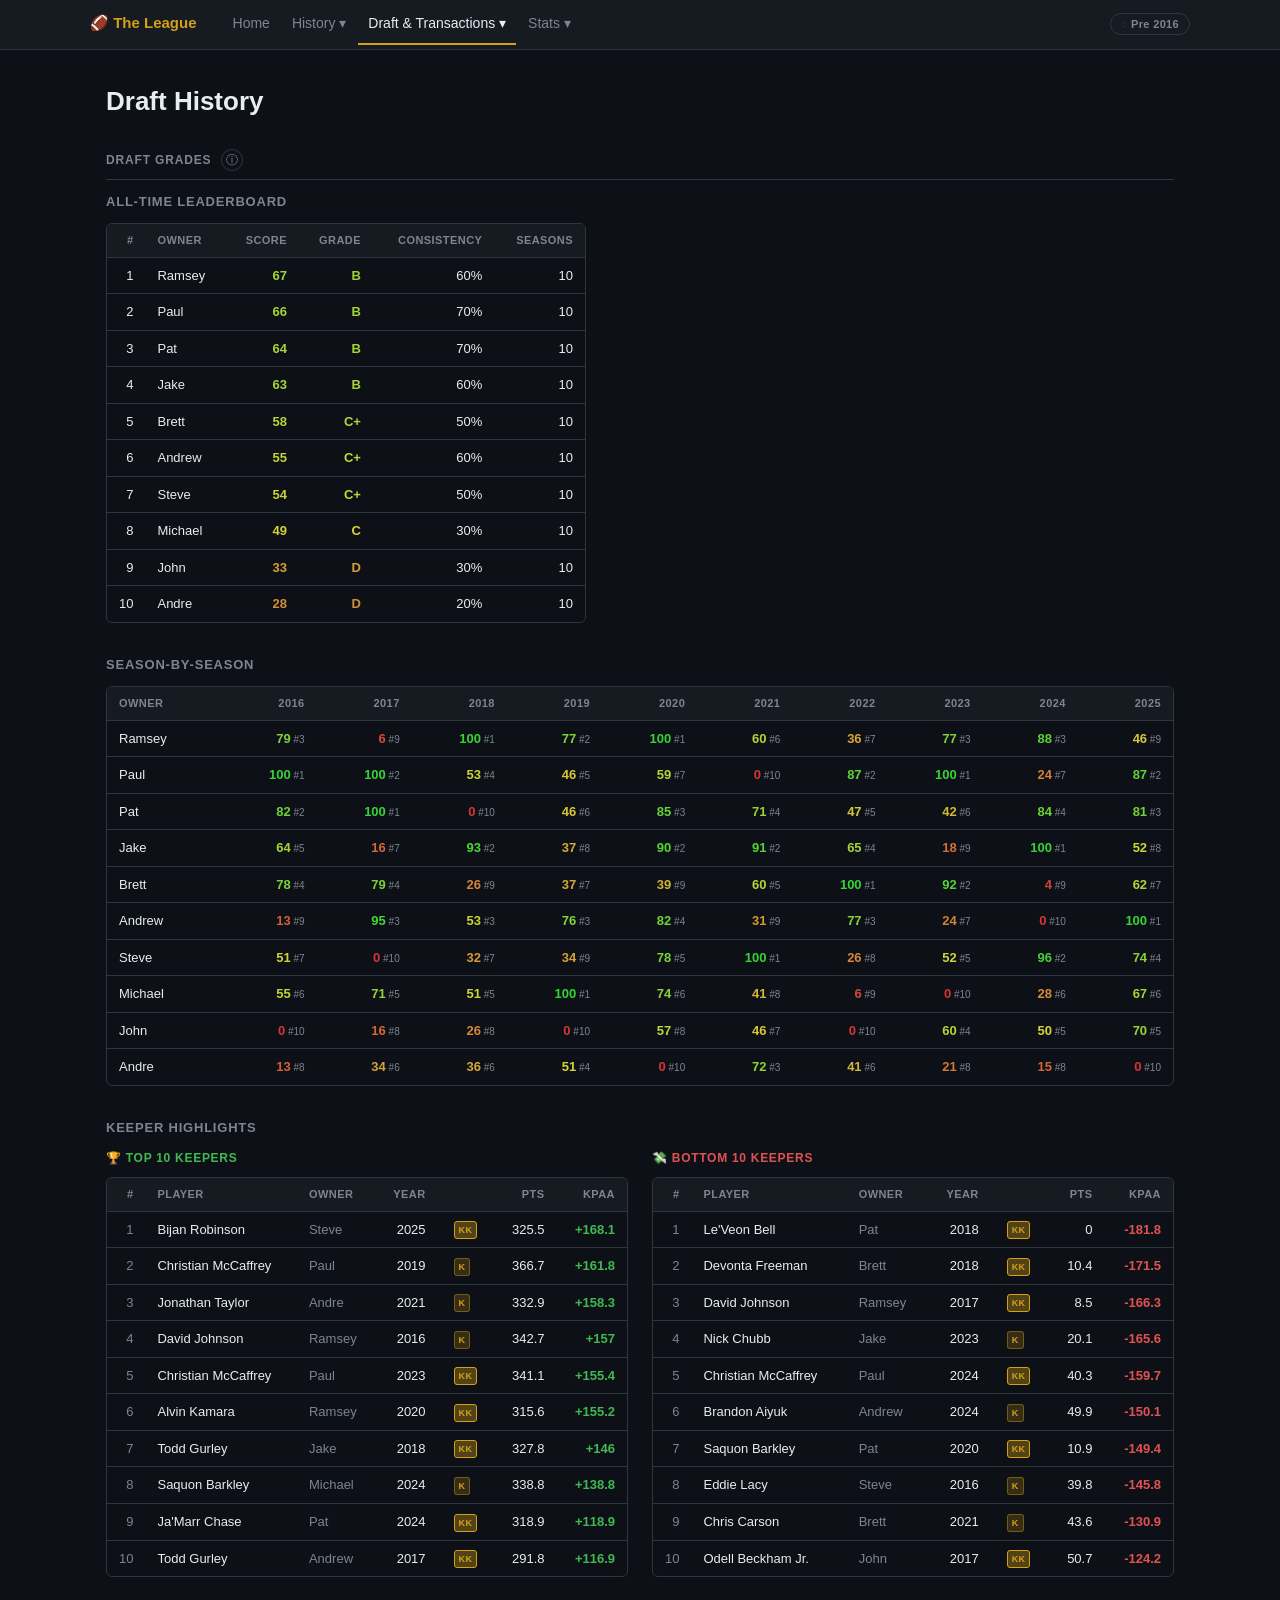
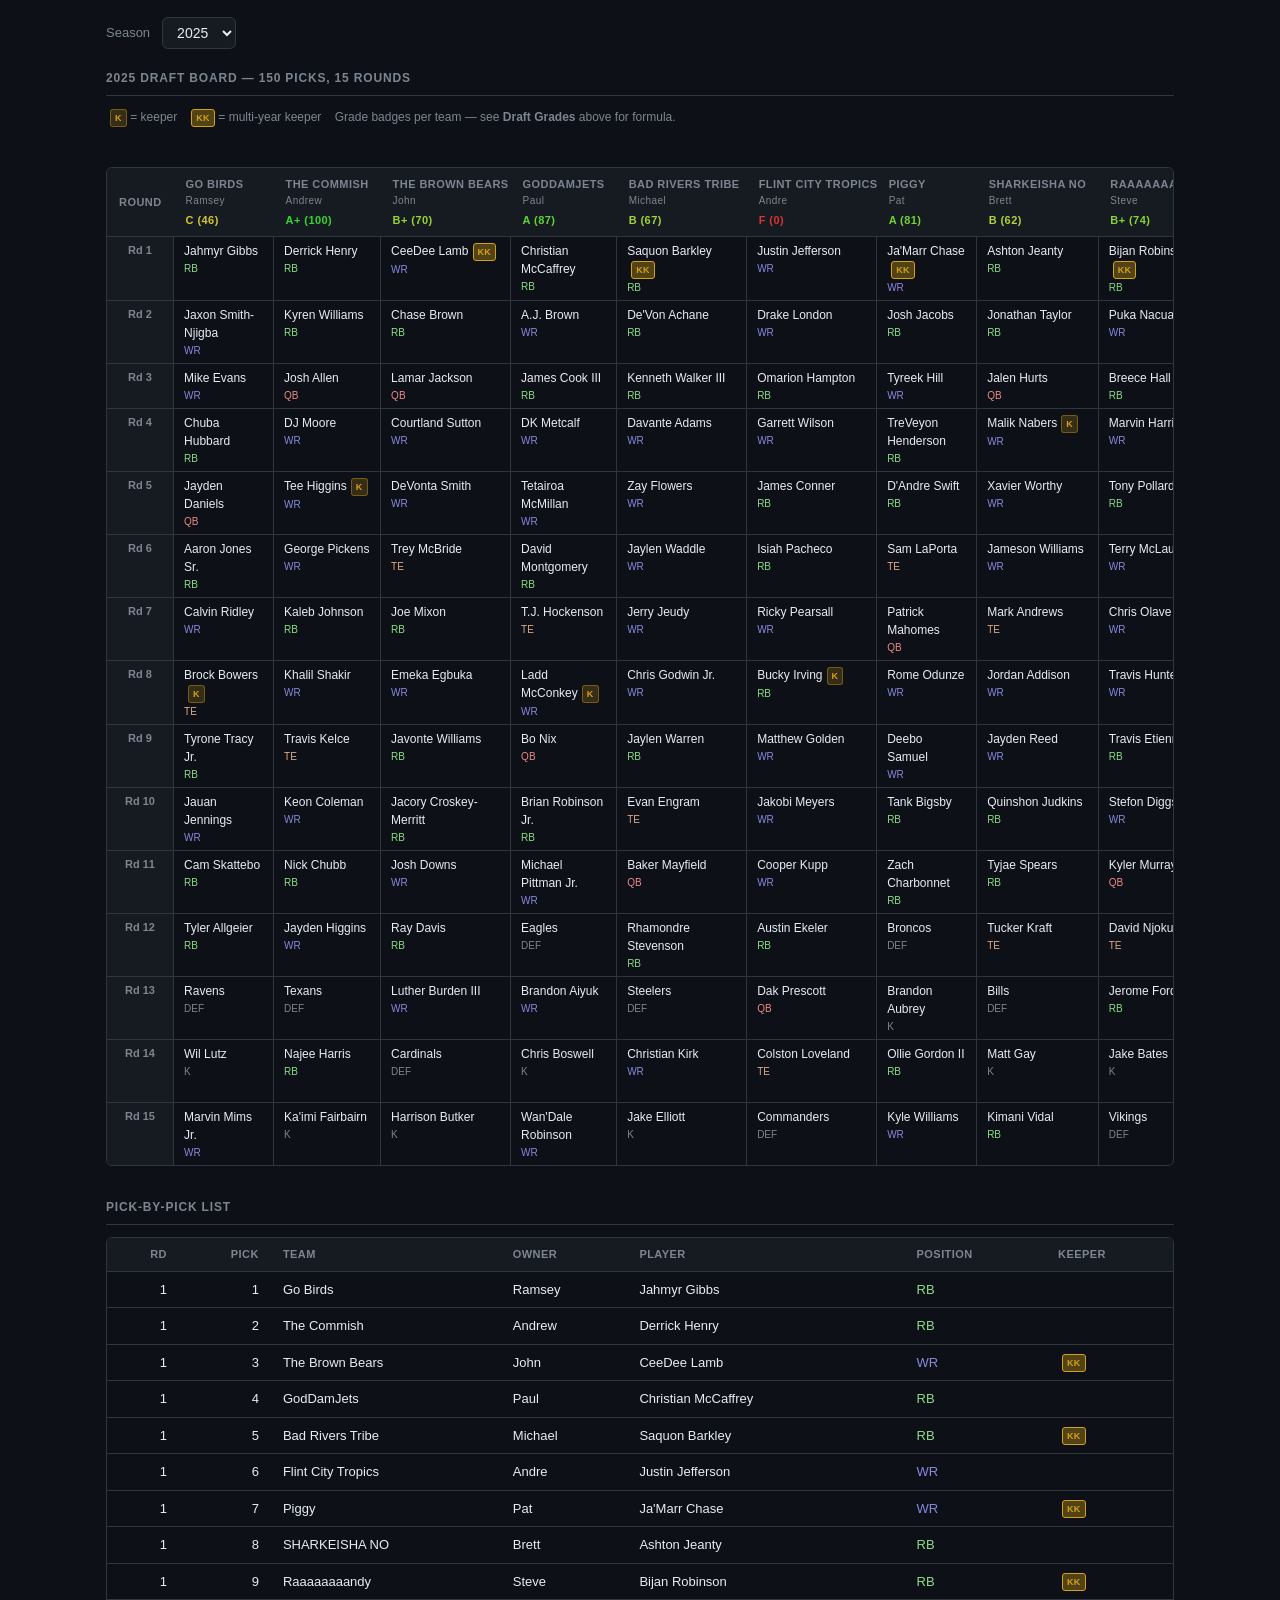
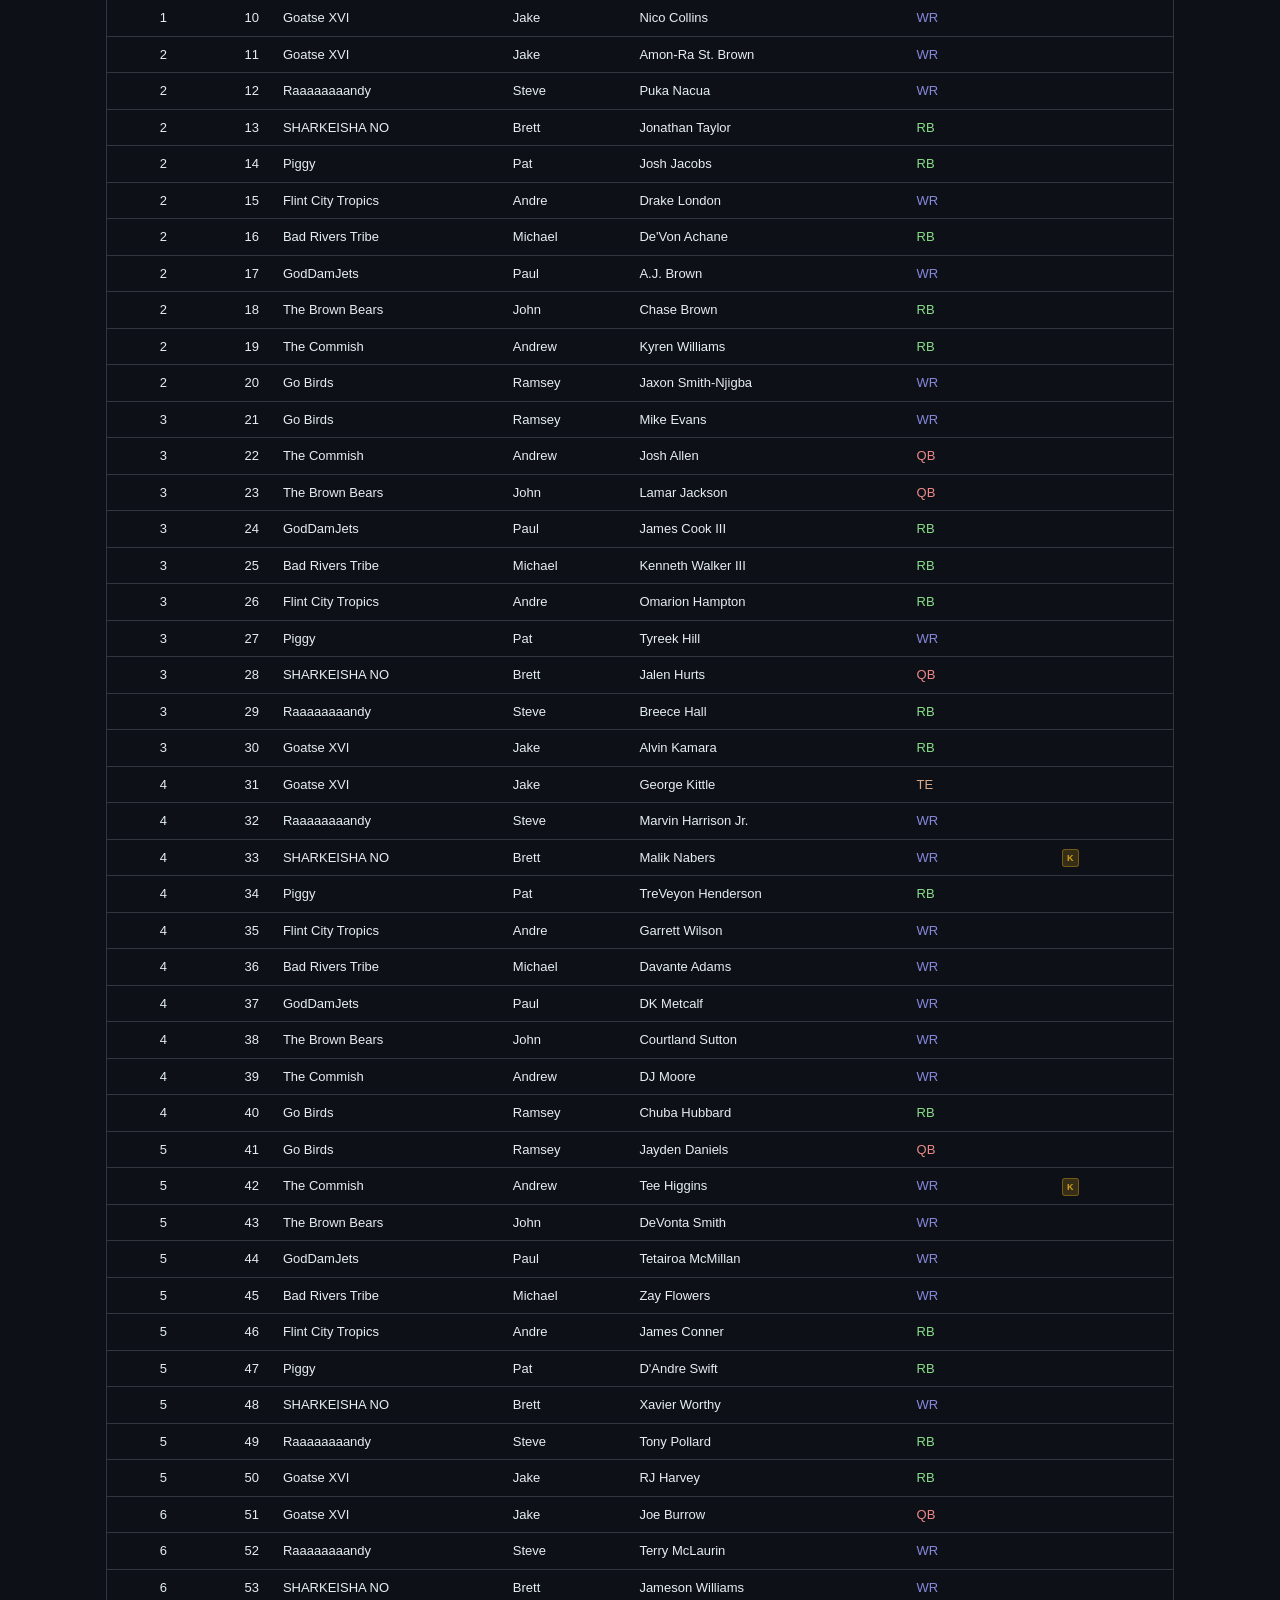
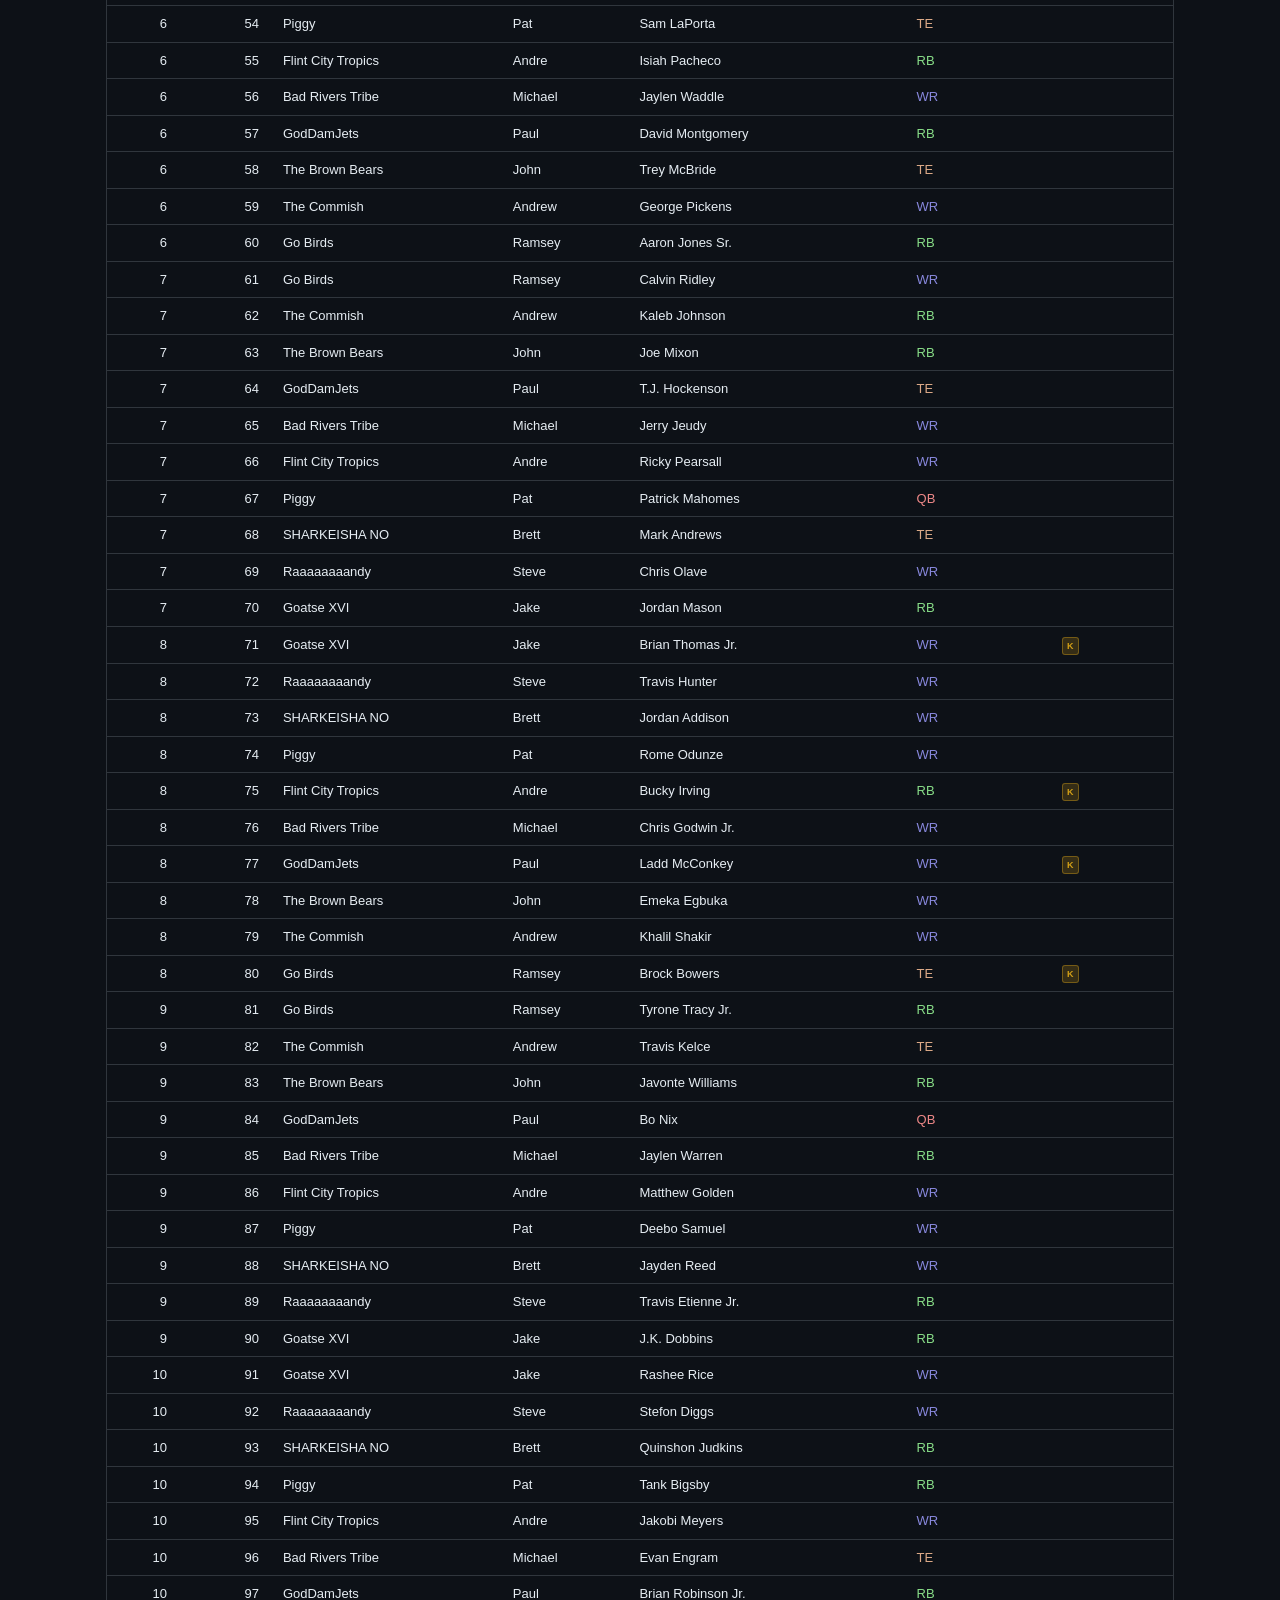
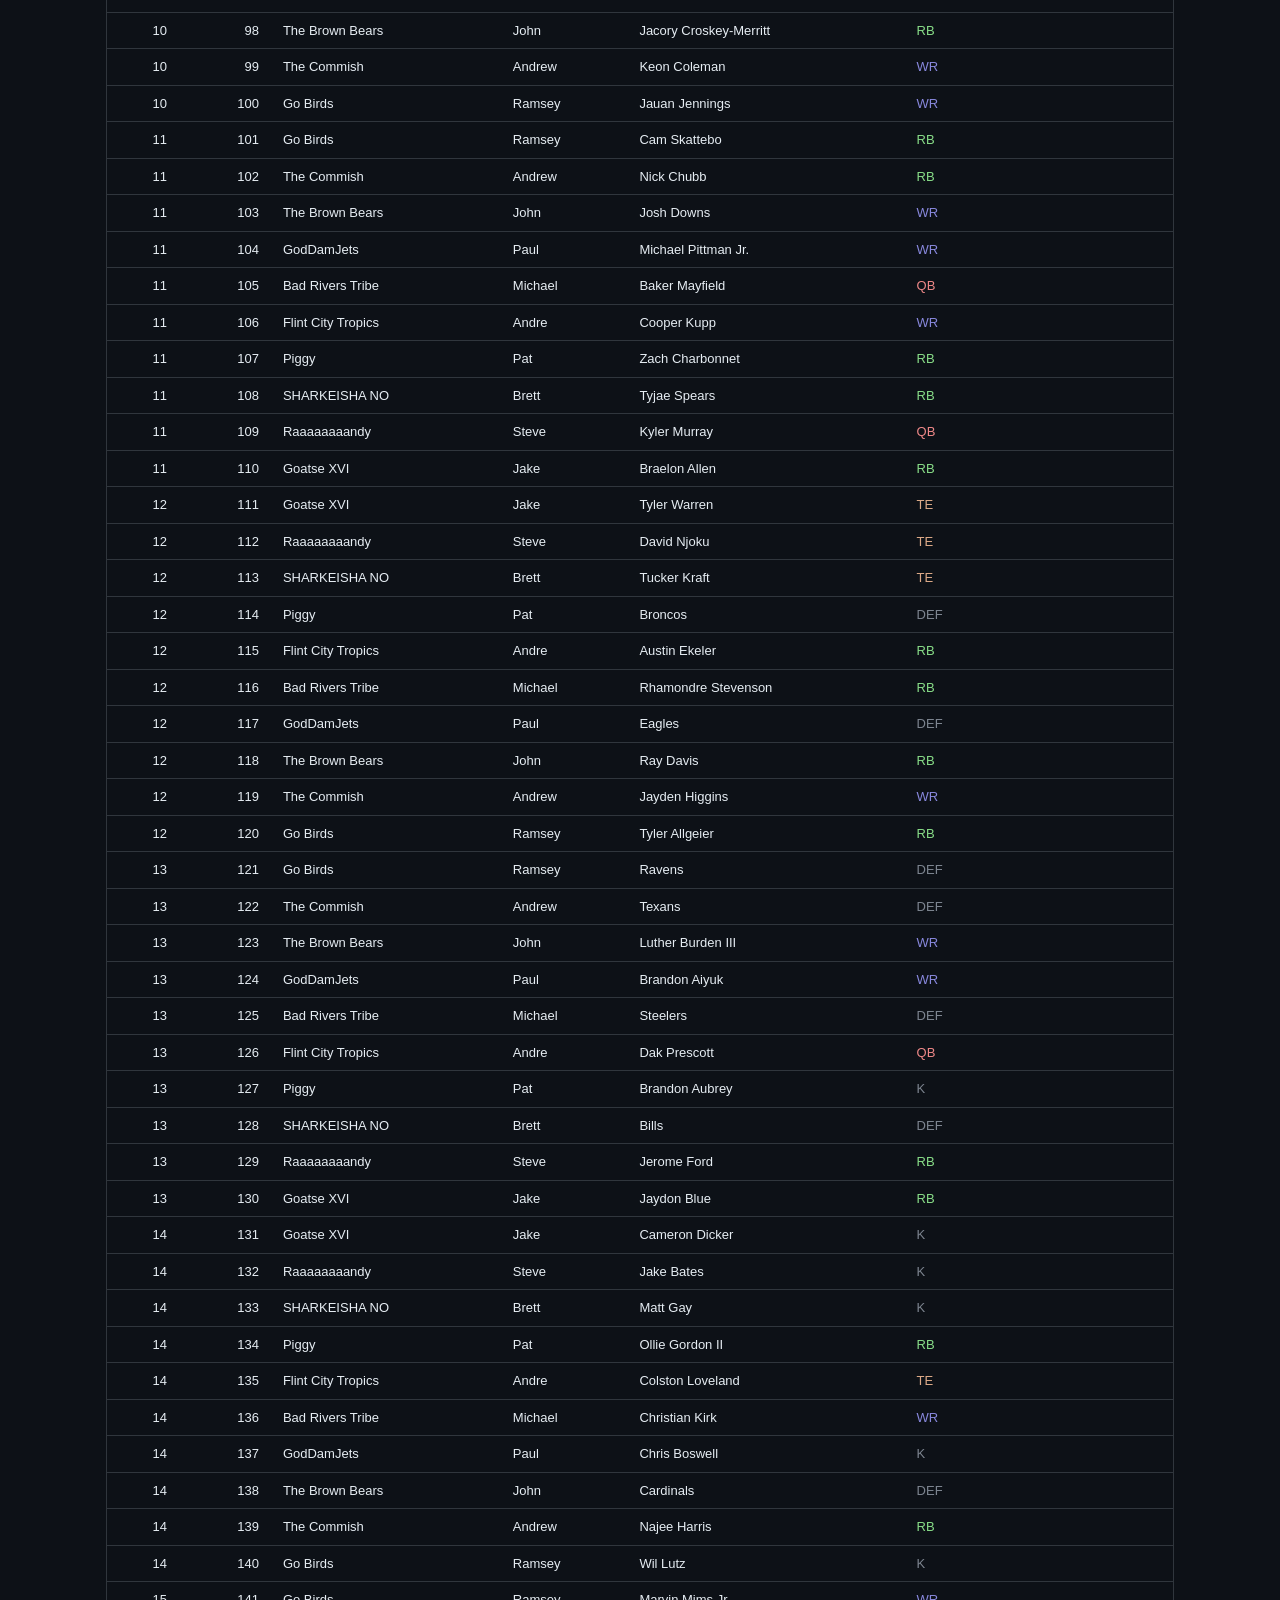
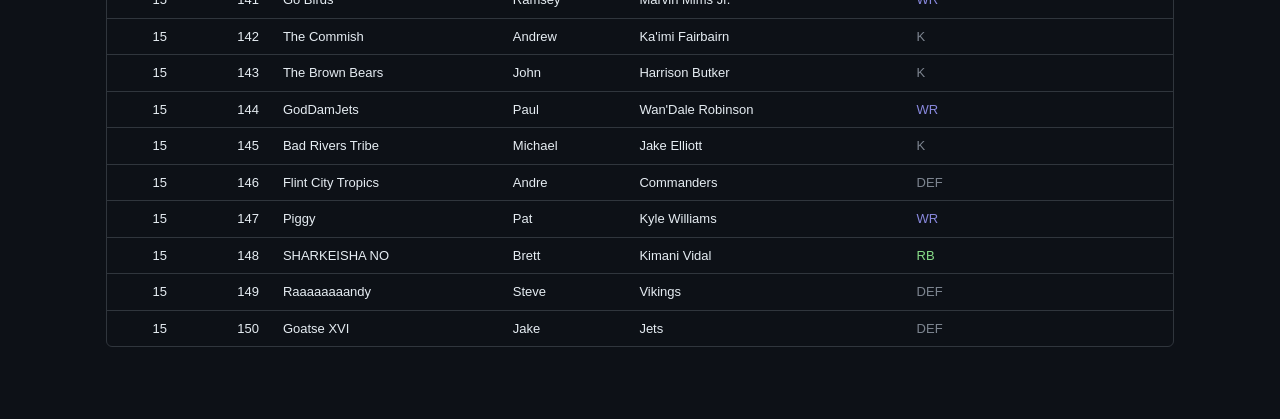
<file: docs/draft.html>
<!DOCTYPE html>
<html lang="en">
<head>
  <meta charset="UTF-8">
  <meta name="viewport" content="width=device-width, initial-scale=1.0">
  <title>Draft History — The League</title>
  <link rel="icon" href="data:image/svg+xml,<svg xmlns='http://www.w3.org/2000/svg'><text y='32' font-size='32'>🏈</text></svg>">
  <link rel="stylesheet" href="css/style.css">
  <style>
    .keeper-badge {
      display: inline-block;
      font-size: 9px;
      font-weight: 700;
      letter-spacing: .04em;
      padding: 1px 4px;
      border-radius: 3px;
      vertical-align: middle;
      margin-left: 4px;
      line-height: 14px;
    }
    .keeper-single { background: rgba(212,160,23,.2); color: var(--gold); border: 1px solid rgba(212,160,23,.4); }
    .keeper-multi  { background: rgba(212,160,23,.35); color: var(--gold); border: 1px solid var(--gold); }
  </style>
</head>
<body>

<nav>
  <div class="nav-inner">
    <a href="index.html" class="nav-brand">🏈 The League</a>
    <a href="index.html">Home</a>
    <div class="nav-group">
      <button class="nav-group-btn">History ▾</button>
      <div class="nav-dropdown">
        <a href="season.html">Seasons</a>
        <a href="alltime.html">All-Time</a>
        <a href="h2h.html">Head-to-Head</a>
        <a href="extrapoints.html">Extra Points</a>
        <a href="timeline.html">Season Timeline</a>
        <a href="owner.html">Owner Profiles</a>
        <a href="finalrosters.html">Final Rosters</a>
      </div>
    </div>
    <div class="nav-group">
      <button class="nav-group-btn active">Draft & Transactions ▾</button>
      <div class="nav-dropdown">
        <a href="draft.html" class="active">Draft</a>
        <a href="transactions.html">Transactions</a>
      </div>
    </div>
    <div class="nav-group">
      <button class="nav-group-btn">Stats ▾</button>
      <div class="nav-dropdown">
        <a href="players.html">Player History</a>
        <a href="rules.html">Rules</a>
      </div>
    </div>
  </div>
</nav>

<main>
  <div class="page-header">
    <h1>Draft History</h1>
  </div>

  <!-- Draft Grades section (loads independently of year selector) -->
  <div id="draft-grades"><p class="loading">Computing draft grades…</p></div>

  <div class="controls" style="margin-top:32px">
    <label for="year-select">Season</label>
    <select id="year-select"></select>
  </div>

  <div id="content"><p class="loading">Loading…</p></div>
</main>

<script src="js/utils.js"></script>
<script>
// ── Year selector ──────────────────────────────────────────────────────────
const yearSelect = document.getElementById('year-select');
for (const y of [...ALL_SEASONS].reverse()) {
  yearSelect.appendChild(new Option(y, y));
}
const params = new URLSearchParams(location.search);
if (params.has('year') && ALL_SEASONS.includes(parseInt(params.get('year')))) {
  yearSelect.value = params.get('year');
}
yearSelect.addEventListener('change', () => {
  const url = new URL(location.href);
  url.searchParams.set('year', yearSelect.value);
  history.replaceState({}, '', url);
  loadYear(parseInt(yearSelect.value));
});

// ── Constants ──────────────────────────────────────────────────────────────
const GRADE_SEASONS      = [2016,2017,2018,2019,2020,2021,2022,2023,2024,2025];
const MANUAL_KEEPER_YEAR = 2025; // first year using keepers_manual.json
let gradeCache = null;

// ── Grade helpers ──────────────────────────────────────────────────────────
function tierOf(ep) {
  if (ep <=   5) return 0;
  if (ep <=  15) return 1;
  if (ep <=  30) return 2;
  if (ep <=  50) return 3;
  if (ep <=  75) return 4;
  if (ep <= 100) return 5;
  return 6;
}
function letterGrade(score) {
  if (score >= 90) return 'A+';
  if (score >= 80) return 'A';
  if (score >= 70) return 'B+';
  if (score >= 60) return 'B';
  if (score >= 50) return 'C+';
  if (score >= 40) return 'C';
  if (score >= 25) return 'D';
  return 'F';
}
function gradeColor(score) {
  return `hsl(${Math.round(score * 1.2)}, 65%, 52%)`;
}

// ── Keeper identification ──────────────────────────────────────────────────
// Returns Map<pickNum, 'single'|'multi'> for a given year.
// Pass D (pre-loaded data) for grade computation, or null to fetch on demand (loadYear).
async function buildKeeperMap(year, picks, teamOwner, D) {
  if (year < 2016) return new Map();

  // Which players were keepers in prevYear? (for multi-year detection)
  // In 2016-2024 these were round-1 picks that also appeared on y-2 rosters.
  function prevKeptSet(prevY, prevDraft, prevPrevRosterByTeam) {
    const s = new Set();
    if (prevY < 2016) return s;
    for (const p of prevDraft) {
      if (prevY <= 2024) {
        // All round 1 picks are keepers — no roster check needed
        if (p.round === 1) s.add(p.player);
      } else {
        // 2025+: any round can be a keeper; use roster cross-check
        if ((prevPrevRosterByTeam[p.team] || new Set()).has(p.player)) s.add(p.player);
      }
    }
    return s;
  }

  const km = new Map();

  if (year <= 2024) {
    // ── Roster-based detection ─────────────────────────────────────────────
    let prevRosterByTeam, prevKept;

    if (D) {
      prevRosterByTeam = D[year - 1]?.rosterSet || {};
      prevKept = prevKeptSet(year - 1, D[year - 1]?.draft || [], D[year - 2]?.rosterSet || {});
    } else {
      const [prevRosters, prevPrevRosters, prevDraft] = await Promise.all([
        loadFile(year - 1, 'rosters.json').catch(() => []),
        year >= 2018 ? loadFile(year - 2, 'rosters.json').catch(() => []) : Promise.resolve([]),
        year >= 2018 ? loadFile(year - 1, 'draft.json').catch(() => [])   : Promise.resolve([]),
      ]);
      prevRosterByTeam = {};
      for (const r of prevRosters) {
        (prevRosterByTeam[r.team] = prevRosterByTeam[r.team] || new Set()).add(r.player);
      }
      const pp = {};
      for (const r of prevPrevRosters) {
        (pp[r.team] = pp[r.team] || new Set()).add(r.player);
      }
      prevKept = prevKeptSet(year - 1, prevDraft, pp);
    }

    for (const p of picks) {
      if (p.round !== 1) continue;
      // All round 1 picks are keepers for 2016–2024
      km.set(p.pick, prevKept.has(p.player) ? 'multi' : 'single');
    }

  } else {
    // ── Manual keeper list for 2025+ ──────────────────────────────────────
    const manualList = D
      ? (D[year]?.keepersManual || [])
      : await loadFile(year, 'keepers_manual.json').catch(() => []);

    // Multi-year: was this player a keeper in year-1?
    // In 2024, keepers = round-1 picks on 2023 rosters.
    let prevKept;
    if (D) {
      prevKept = prevKeptSet(year - 1, D[year - 1]?.draft || [], D[year - 2]?.rosterSet || {});
    } else {
      const [prevPrevRosters, prevDraft] = await Promise.all([
        loadFile(year - 2, 'rosters.json').catch(() => []),
        loadFile(year - 1, 'draft.json').catch(() => []),
      ]);
      const ppSet = {};
      for (const r of prevPrevRosters) {
        (ppSet[r.team] = ppSet[r.team] || new Set()).add(r.player);
      }
      prevKept = prevKeptSet(year - 1, prevDraft, ppSet);
    }

    // Match manual entries to actual picks by (normOwner, round)
    for (const entry of manualList) {
      const entryOwner = normOwner(entry.owner);
      const match = picks.find(p =>
        normOwner(teamOwner[p.team] || '') === entryOwner && p.round === entry.round
      );
      if (!match) continue;
      km.set(match.pick, prevKept.has(match.player) ? 'multi' : 'single');
    }
  }

  return km;
}

// ── Grade computation ──────────────────────────────────────────────────────
async function computeDraftGrades() {
  if (gradeCache) return gradeCache;

  const allData = await Promise.all(GRADE_SEASONS.map(y =>
    Promise.all([
      loadFile(y, 'draft.json').catch(() => []),
      loadFile(y, 'rosters.json').catch(() => []),
      loadFile(y, 'weekly_lineups.json').catch(() => []),
      loadFile(y, 'standings.json').catch(() => []),
      y >= MANUAL_KEEPER_YEAR
        ? loadFile(y, 'keepers_manual.json').catch(() => [])
        : Promise.resolve(null),
    ]).then(([draft, rosters, lineups, standings, keepersManual]) =>
      ({ y, draft, rosters, lineups, standings, keepersManual })
    )
  ));

  const D = {};
  for (const d of allData) {
    D[d.y] = {
      draft:         d.draft,
      lineups:       d.lineups,
      standings:     d.standings,
      keepersManual: d.keepersManual,
      teamOwner:     buildTeamOwnerMap(d.standings),
      rosterSet:     {},
    };
    for (const r of d.rosters) {
      (D[d.y].rosterSet[r.team] = D[d.y].rosterSet[r.team] || new Set()).add(r.player);
    }
  }

  // Player season started points (not BN/IR)
  const pPts = {};
  for (const y of GRADE_SEASONS) {
    pPts[y] = {};
    for (const row of D[y].lineups) {
      if (row.slot === 'BN' || row.slot === 'IR') continue;
      pPts[y][row.player] = (pPts[y][row.player] || 0) + (parseFloat(row.fantasy_pts) || 0);
    }
  }

  // Keeper maps for all grade seasons
  const keeperMaps = {};
  for (const y of GRADE_SEASONS) {
    keeperMaps[y] = await buildKeeperMap(y, D[y].draft, D[y].teamOwner, D);
  }

  // ── Tier baselines ─────────────────────────────────────────────────────
  const pool = Array.from({ length: 7 }, () => []);
  for (const y of GRADE_SEASONS) {
    const km   = keeperMaps[y];
    const nonK = D[y].draft.filter(p => !km.has(p.pick)).sort((a, b) => a.pick - b.pick);
    nonK.forEach((p, i) => pool[tierOf(i + 1)].push(pPts[y][p.player] || 0));
  }
  const baseline = pool.map(arr =>
    arr.length ? arr.reduce((s, v) => s + v, 0) / arr.length : 0
  );

  // ── Grade each season ──────────────────────────────────────────────────
  const seasonGrades = {};

  for (const y of GRADE_SEASONS) {
    const km    = keeperMaps[y];
    const picks = D[y].draft;
    const to    = D[y].teamOwner;

    const nonK  = picks.filter(p => !km.has(p.pick)).sort((a, b) => a.pick - b.pick);
    const epMap = new Map(nonK.map((p, i) => [p.pick, i + 1]));

    const pvsMap = new Map(nonK.map(p => {
      const pts = pPts[y][p.player] || 0;
      return [p.pick, pts - baseline[tierOf(epMap.get(p.pick))]];
    }));

    const allPVS  = [...pvsMap.values()];
    const meanPVS = allPVS.reduce((s, v) => s + v, 0) / (allPVS.length || 1);
    const varPVS  = allPVS.reduce((s, v) => s + (v - meanPVS) ** 2, 0) / (allPVS.length || 1);
    const stdPVS  = Math.sqrt(varPVS) || 1;

    const keeperPtsArr = picks.filter(p => km.has(p.pick)).map(p => pPts[y][p.player] || 0);
    const avgKPts = keeperPtsArr.length
      ? keeperPtsArr.reduce((s, v) => s + v, 0) / keeperPtsArr.length : 0;

    const ownerRaw = {};
    const ownerKD  = {};

    for (const p of picks) {
      const owner = normOwner(to[p.team] || p.team);
      ownerRaw[owner] = ownerRaw[owner] || 0;
      ownerKD[owner]  = ownerKD[owner]  || [];

      if (km.has(p.pick)) {
        const pts  = pPts[y][p.player] || 0;
        let kpaa   = pts - avgKPts;
        // No multi-year penalty — all keepers graded equally on KPAA
        ownerRaw[owner] += kpaa / stdPVS;
        ownerKD[owner].push({
          player: p.player,
          kpaa:   Math.round(kpaa * 10) / 10,
          type:   km.get(p.pick),
          pts:    Math.round(pts * 10) / 10,
        });
      } else {
        const pvs = pvsMap.get(p.pick) || 0;
        ownerRaw[owner] += (pvs - meanPVS) / stdPVS;
      }
    }

    const entries = Object.entries(ownerRaw).sort((a, b) => b[1] - a[1]);
    const raws    = entries.map(([, r]) => r);
    const minR    = Math.min(...raws);
    const maxR    = Math.max(...raws);
    const rng     = maxR - minR || 1;

    seasonGrades[y] = {};
    entries.forEach(([owner, raw], i) => {
      seasonGrades[y][owner] = {
        score:         Math.round(((raw - minR) / rng) * 100),
        rank:          i + 1,
        keeperDetails: ownerKD[owner] || [],
      };
    });
  }

  // ── All-time grades ────────────────────────────────────────────────────
  const allOwners = new Set(GRADE_SEASONS.flatMap(y => Object.keys(seasonGrades[y])));
  const allTimeGrades = {};

  for (const owner of allOwners) {
    const sList  = GRADE_SEASONS.filter(y => seasonGrades[y][owner]);
    if (!sList.length) continue;
    const scores = sList.map(y => seasonGrades[y][owner].score);
    const ranks  = sList.map(y => seasonGrades[y][owner].rank);
    allTimeGrades[owner] = {
      score:       Math.round(scores.reduce((s, v) => s + v, 0) / scores.length),
      consistency: ranks.filter(r => r <= 5).length / sList.length,
      seasons:     sList.length,
    };
  }

  // ── Top / bottom keepers by KPAA ──────────────────────────────────────
  const allKeepers = [];
  for (const y of GRADE_SEASONS) {
    for (const [owner, data] of Object.entries(seasonGrades[y])) {
      for (const kd of data.keeperDetails) {
        allKeepers.push({ ...kd, year: y, owner });
      }
    }
  }
  allKeepers.sort((a, b) => b.kpaa - a.kpaa);
  const topKeepers    = allKeepers.slice(0, 10);
  const bottomKeepers = allKeepers.slice(-10).reverse();

  gradeCache = { seasonGrades, allTimeGrades, baseline, topKeepers, bottomKeepers };
  return gradeCache;
}

// ── Grade section rendering ────────────────────────────────────────────────
function renderGrades(grades) {
  const { seasonGrades, allTimeGrades, baseline, topKeepers, bottomKeepers } = grades;

  const leaderboard = Object.entries(allTimeGrades).sort((a, b) => b[1].score - a[1].score);
  const owners      = leaderboard.map(([o]) => o);

  const lbRows = leaderboard.map(([owner, d], i) => `
    <tr>
      <td class="num">${i + 1}</td>
      <td>${owner}</td>
      <td class="num" style="font-weight:700;color:${gradeColor(d.score)}">${d.score}</td>
      <td class="num" style="font-weight:700;color:${gradeColor(d.score)}">${letterGrade(d.score)}</td>
      <td class="num">${(d.consistency * 100).toFixed(0)}%</td>
      <td class="num">${d.seasons}</td>
    </tr>
  `).join('');

  const s2sCols = GRADE_SEASONS.map(y => `<th class="num" style="font-size:11px">${y}</th>`).join('');
  const s2sRows = owners.map(owner => {
    const cells = GRADE_SEASONS.map(y => {
      const g = seasonGrades[y]?.[owner];
      if (!g) return '<td class="num" style="color:var(--muted)">—</td>';
      const col = gradeColor(g.score);
      return `<td class="num" data-val="${g.score}" style="color:${col};font-weight:600">${g.score}<span style="font-size:10px;font-weight:400;color:var(--muted)"> #${g.rank}</span></td>`;
    }).join('');
    return `<tr><td>${owner}</td>${cells}</tr>`;
  }).join('');

  const keeperTable = (keepers, label, accent) => {
    if (!keepers.length) return '';
    const rows = keepers.map((kd, i) => {
      const badge = kd.type === 'multi'
        ? '<span class="keeper-badge keeper-multi">KK</span>'
        : '<span class="keeper-badge keeper-single">K</span>';
      const kpaaStr = (kd.kpaa > 0 ? '+' : '') + kd.kpaa;
      return `<tr>
        <td class="num" style="color:var(--muted)">${i + 1}</td>
        <td>${kd.player}</td>
        <td style="color:var(--muted)">${kd.owner}</td>
        <td class="num">${kd.year}</td>
        <td>${badge}</td>
        <td class="num">${kd.pts}</td>
        <td class="num" style="color:${accent};font-weight:700">${kpaaStr}</td>
      </tr>`;
    }).join('');
    return `
      <div style="flex:1;min-width:300px">
        <h4 style="margin:0 0 10px;font-size:12px;font-weight:700;color:${accent};text-transform:uppercase;letter-spacing:.06em">${label}</h4>
        <div class="table-wrap">
          <table>
            <thead><tr>
              <th class="num" style="width:28px">#</th>
              <th>Player</th>
              <th>Owner</th>
              <th class="num">Year</th>
              <th></th>
              <th class="num" title="Fantasy points started">Pts</th>
              <th class="num" title="Keeper Points Above Average">KPAA</th>
            </tr></thead>
            <tbody>${rows}</tbody>
          </table>
        </div>
      </div>
    `;
  };

  const tierLabels = ['1–5','6–15','16–30','31–50','51–75','76–100','101+'];
  const tierRows   = tierLabels.map((lbl, i) =>
    `<tr><td style="padding:2px 8px 2px 0;color:var(--muted)">${lbl}</td><td style="padding:2px 0">${Math.round(baseline[i])} pts avg</td></tr>`
  ).join('');

  return `
    <section>
      <h2 style="display:flex;align-items:center;gap:10px">
        Draft Grades
        <button id="grade-formula-btn" title="How draft grades are calculated"
          style="background:none;border:1px solid var(--border);border-radius:50%;width:22px;height:22px;
                 font-size:12px;cursor:pointer;color:var(--muted);padding:0;line-height:1;flex-shrink:0">ⓘ</button>
      </h2>

      <div id="grade-formula-panel" style="display:none;background:var(--surface);border:1px solid var(--border);
           border-radius:8px;padding:18px;margin-bottom:20px;font-size:13px;max-width:640px;line-height:1.7">
        <strong style="font-size:14px">How Draft Grades Are Calculated</strong>
        <p style="margin:10px 0 6px;color:var(--muted)">Seasons graded: 2016–2025.</p>
        <p style="margin:6px 0 4px"><strong>Keepers</strong> — KPAA (Keeper Points Above Average)</p>
        <ul style="margin:0 0 8px;padding-left:18px;color:var(--muted)">
          <li>2016–2024: Round 1 picks where the player was on the same owner's prior-year end-of-season roster.</li>
          <li>2025+: Identified from a manually maintained keeper list (owner + round).</li>
          <li>KPAA = keeper's started pts − league-wide avg keeper pts that season. All keepers (single or multi-year) are graded equally.</li>
        </ul>
        <p style="margin:6px 0 4px"><strong>Non-keepers</strong> — PVS (Pick Value Score)</p>
        <ul style="margin:0 0 8px;padding-left:18px;color:var(--muted)">
          <li>Picks are re-indexed excluding keepers, then assigned to a tier by effective pick number.</li>
          <li>PVS = started pts − tier baseline (pooled avg across all graded seasons).</li>
          <li>KPAA and PVS both normalized by that season's PVS std dev, then summed per owner.</li>
        </ul>
        <p style="margin:6px 0 4px"><strong>Scoring</strong></p>
        <ul style="margin:0 0 10px;padding-left:18px;color:var(--muted)">
          <li>Season score: raw sum scaled 0–100 relative to other owners that season.</li>
          <li>All-time score: simple average of season scores.</li>
          <li>Consistency: % of seasons finishing in the top half (top 5 of ~10 owners).</li>
        </ul>
        <p style="margin:4px 0 6px"><strong>Tier baselines</strong></p>
        <table style="border-collapse:collapse;font-size:12px"><tbody>${tierRows}</tbody></table>
        <p style="margin:10px 0 0;color:var(--muted);font-size:12px">
          Draft board badges: &nbsp;<span class="keeper-badge keeper-single">K</span> single-year keeper &nbsp;
          <span class="keeper-badge keeper-multi">KK</span> multi-year keeper
        </p>
      </div>

      <h3 style="margin:0 0 12px;font-size:13px;font-weight:600;color:var(--muted);text-transform:uppercase;letter-spacing:.06em">All-Time Leaderboard</h3>
      <div class="table-wrap" style="max-width:480px;margin-bottom:32px">
        <table>
          <thead><tr>
            <th class="num" style="width:36px">#</th>
            <th>Owner</th>
            <th class="num" title="Average season score (0–100)">Score</th>
            <th class="num">Grade</th>
            <th class="num" title="% of seasons finishing in top 5">Consistency</th>
            <th class="num">Seasons</th>
          </tr></thead>
          <tbody>${lbRows}</tbody>
        </table>
      </div>

      <h3 style="margin:0 0 12px;font-size:13px;font-weight:600;color:var(--muted);text-transform:uppercase;letter-spacing:.06em">Season-by-Season</h3>
      <div class="table-wrap" style="margin-bottom:32px">
        <table>
          <thead><tr>
            <th>Owner</th>
            ${s2sCols}
          </tr></thead>
          <tbody>${s2sRows}</tbody>
        </table>
      </div>

      <h3 style="margin:0 0 12px;font-size:13px;font-weight:600;color:var(--muted);text-transform:uppercase;letter-spacing:.06em">Keeper Highlights</h3>
      <div style="display:flex;gap:24px;flex-wrap:wrap;align-items:flex-start">
        ${keeperTable(topKeepers,    '🏆 Top 10 Keepers',    'var(--green)')}
        ${keeperTable(bottomKeepers, '💸 Bottom 10 Keepers', '#e05252')}
      </div>
    </section>
  `;
}

// ── Init grades ────────────────────────────────────────────────────────────
async function initGrades() {
  const section = document.getElementById('draft-grades');
  try {
    const grades = await computeDraftGrades();
    section.innerHTML = renderGrades(grades);
    document.getElementById('grade-formula-btn').addEventListener('click', () => {
      const panel = document.getElementById('grade-formula-panel');
      panel.style.display = panel.style.display === 'none' ? 'block' : 'none';
    });
  } catch (e) {
    section.innerHTML = `<section><p style="color:var(--red)">Error computing draft grades: ${e.message}</p></section>`;
    console.error(e);
  }
}

// ── Per-year draft board ───────────────────────────────────────────────────
async function loadYear(year) {
  const content = document.getElementById('content');
  content.innerHTML = '<p class="loading">Loading…</p>';

  const [picks, standings] = await Promise.all([
    loadFile(year, 'draft.json'),
    loadFile(year, 'standings.json'),
  ]);

  const teamOwner = buildTeamOwnerMap(standings);

  // Build keeper map for board indicators
  const keeperMap = year >= 2016
    ? await buildKeeperMap(year, picks, teamOwner, null)
    : new Map();

  const round1     = picks.filter(p => p.round === 1).sort((a, b) => a.pick - b.pick);
  const draftOrder = round1.map(p => p.team);
  const numTeams   = draftOrder.length;
  const numRounds  = Math.max(...picks.map(p => p.round));

  // Snake-draft grid
  const grid = {};
  for (const p of picks) {
    const roundIdx  = p.round - 1;
    const pickInRnd = (p.pick - 1) % numTeams;
    const slot      = (roundIdx % 2 === 0) ? pickInRnd : (numTeams - 1 - pickInRnd);
    if (!grid[p.round]) grid[p.round] = {};
    grid[p.round][slot] = p;
  }

  const posClass = pos => `pos pos-${(pos || '').split('/')[0].toUpperCase()}`;

  // Grade badges in team headers (use cache if already computed)
  const grades = gradeCache;
  const teamHeaders = draftOrder.map(t => {
    const owner = normOwner(teamOwner[t] || '');
    let badge = '';
    if (grades && year >= 2016 && grades.seasonGrades[year]?.[owner]) {
      const g = grades.seasonGrades[year][owner];
      badge = `<span style="display:block;margin-top:3px;font-size:11px;font-weight:700;color:${gradeColor(g.score)}">${letterGrade(g.score)} (${g.score})</span>`;
    }
    return `<th style="min-width:100px;max-width:130px">
      ${t}<br>
      <span style="font-weight:400;text-transform:none;font-size:10px;color:var(--muted)">${owner}</span>
      ${badge}
    </th>`;
  }).join('');

  // Draft board rows
  let rowsHtml = '';
  for (let r = 1; r <= numRounds; r++) {
    let cells = `<td class="round-cell">Rd ${r}</td>`;
    for (let slot = 0; slot < numTeams; slot++) {
      const pick = grid[r]?.[slot];
      if (pick) {
        const kType  = keeperMap.get(pick.pick);
        const kBadge = kType === 'multi'  ? '<span class="keeper-badge keeper-multi"  title="Multi-year keeper">KK</span>'
                     : kType === 'single' ? '<span class="keeper-badge keeper-single" title="Keeper">K</span>'
                     : '';
        cells += `<td><div class="draft-pick">
          <div class="player">${pick.player}${kBadge}</div>
          <div class="${posClass(pick.position)}">${pick.position}</div>
        </div></td>`;
      } else {
        cells += `<td style="color:var(--border)">—</td>`;
      }
    }
    rowsHtml += `<tr>${cells}</tr>`;
  }

  // Pick-by-pick list with optional Keeper column
  const hasKeepers = keeperMap.size > 0;
  const kHeader = hasKeepers ? '<th>Keeper</th>' : '';
  const listRows = picks.sort((a, b) => a.pick - b.pick).map(p => {
    const kType = keeperMap.get(p.pick);
    const kCell = hasKeepers
      ? `<td>${kType === 'multi'  ? '<span class="keeper-badge keeper-multi">KK</span>'
               : kType === 'single' ? '<span class="keeper-badge keeper-single">K</span>'
               : ''}</td>`
      : '';
    return `<tr>
      <td class="num">${p.round}</td>
      <td class="num">${p.pick}</td>
      <td>${p.team}</td>
      <td>${normOwner(teamOwner[p.team] || '')}</td>
      <td>${p.player}</td>
      <td><span class="${posClass(p.position)}">${p.position}</span></td>
      ${kCell}
    </tr>`;
  }).join('');

  const hint = year >= 2016
    ? `<p style="font-size:12px;color:var(--muted);margin-bottom:12px">
         <span class="keeper-badge keeper-single">K</span> = keeper &nbsp;
         <span class="keeper-badge keeper-multi">KK</span> = multi-year keeper &nbsp;&nbsp;
         Grade badges per team — see <strong>Draft Grades</strong> above for formula.
       </p>`
    : '';

  content.innerHTML = `
    <section>
      <h2>${year} Draft Board &mdash; ${picks.length} picks, ${numRounds} rounds</h2>
      ${hint}
    </section>
    <div class="draft-wrap">
      <table class="draft-table">
        <thead>
          <tr>
            <th style="min-width:48px">Round</th>
            ${teamHeaders}
          </tr>
        </thead>
        <tbody>${rowsHtml}</tbody>
      </table>
    </div>

    <section style="margin-top:32px">
      <h2>Pick-by-Pick List</h2>
      <div class="table-wrap">
        <table>
          <thead><tr>
            <th class="num">Rd</th>
            <th class="num">Pick</th>
            <th>Team</th>
            <th>Owner</th>
            <th>Player</th>
            <th>Position</th>
            ${kHeader}
          </tr></thead>
          <tbody>${listRows}</tbody>
        </table>
      </div>
    </section>
  `;
}

// ── Boot ───────────────────────────────────────────────────────────────────
initGrades();
loadYear(parseInt(yearSelect.value));
</script>
</body>
</html>
</file>
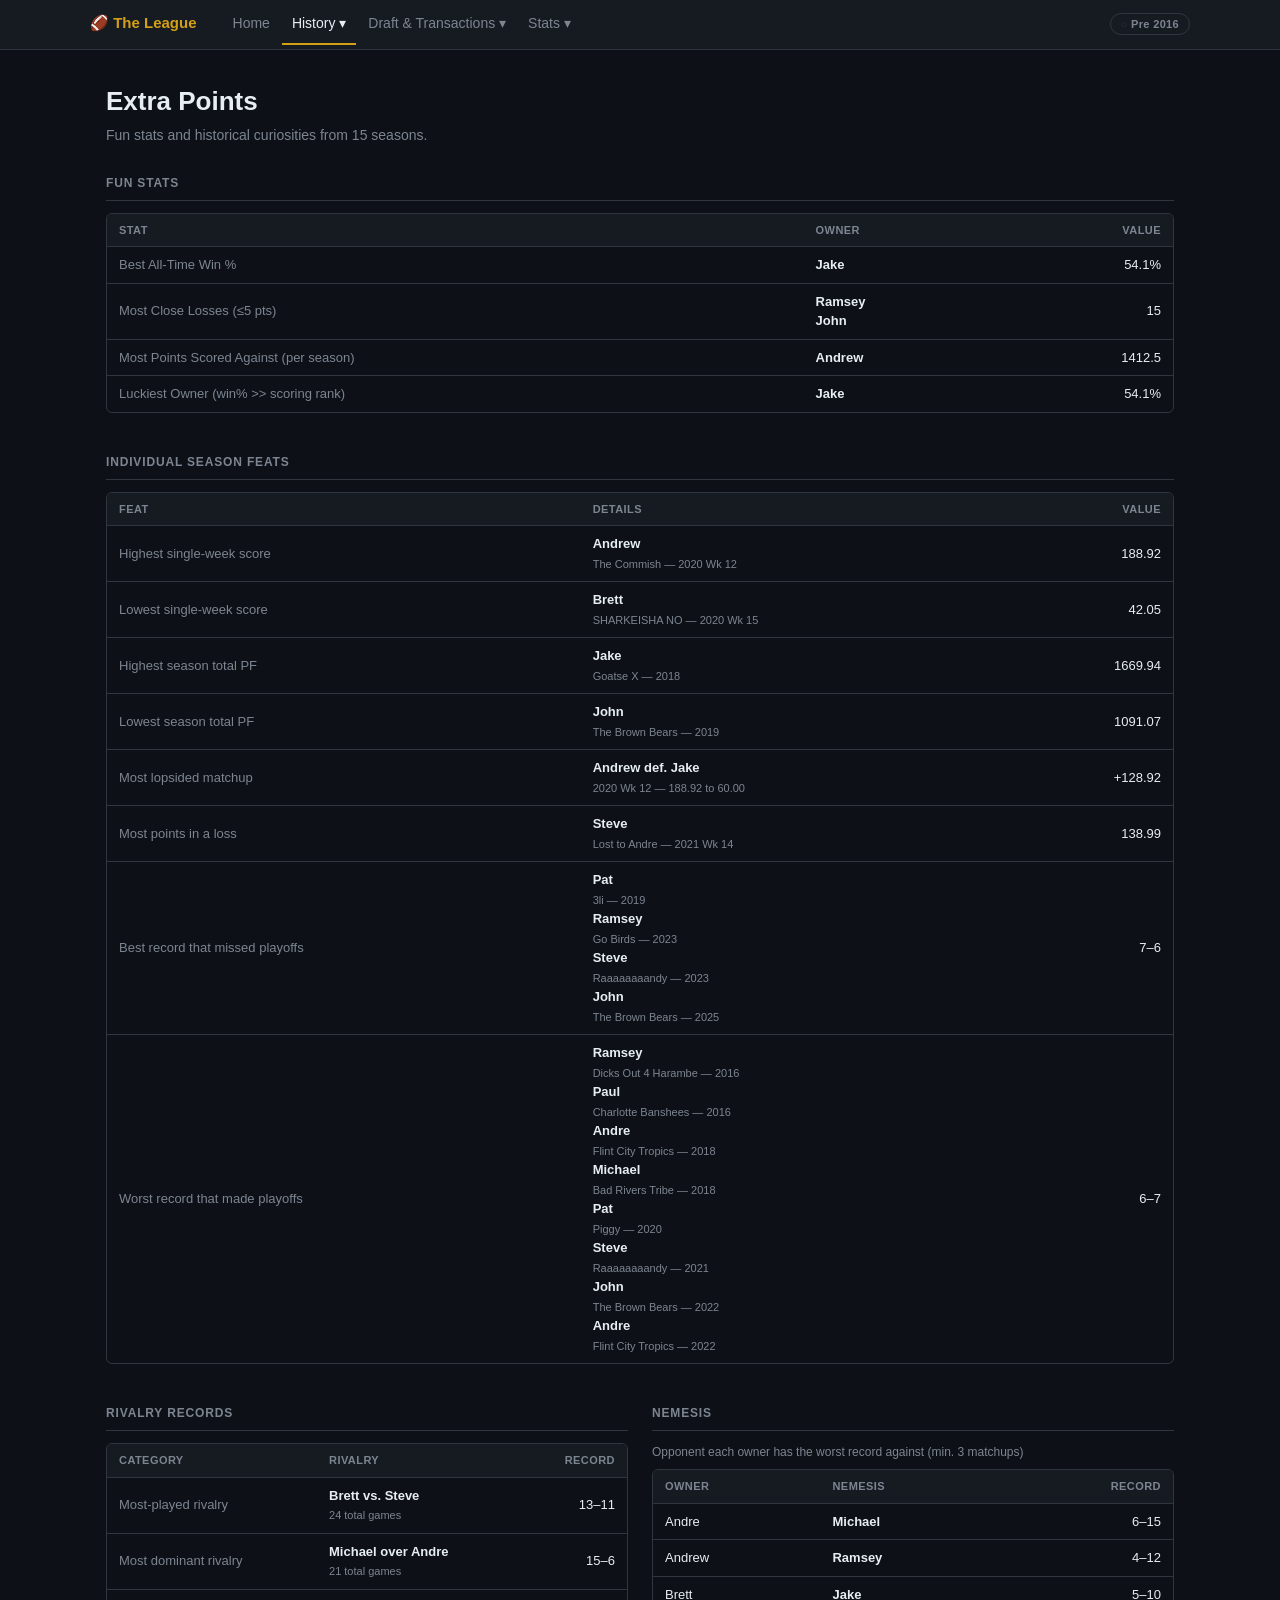
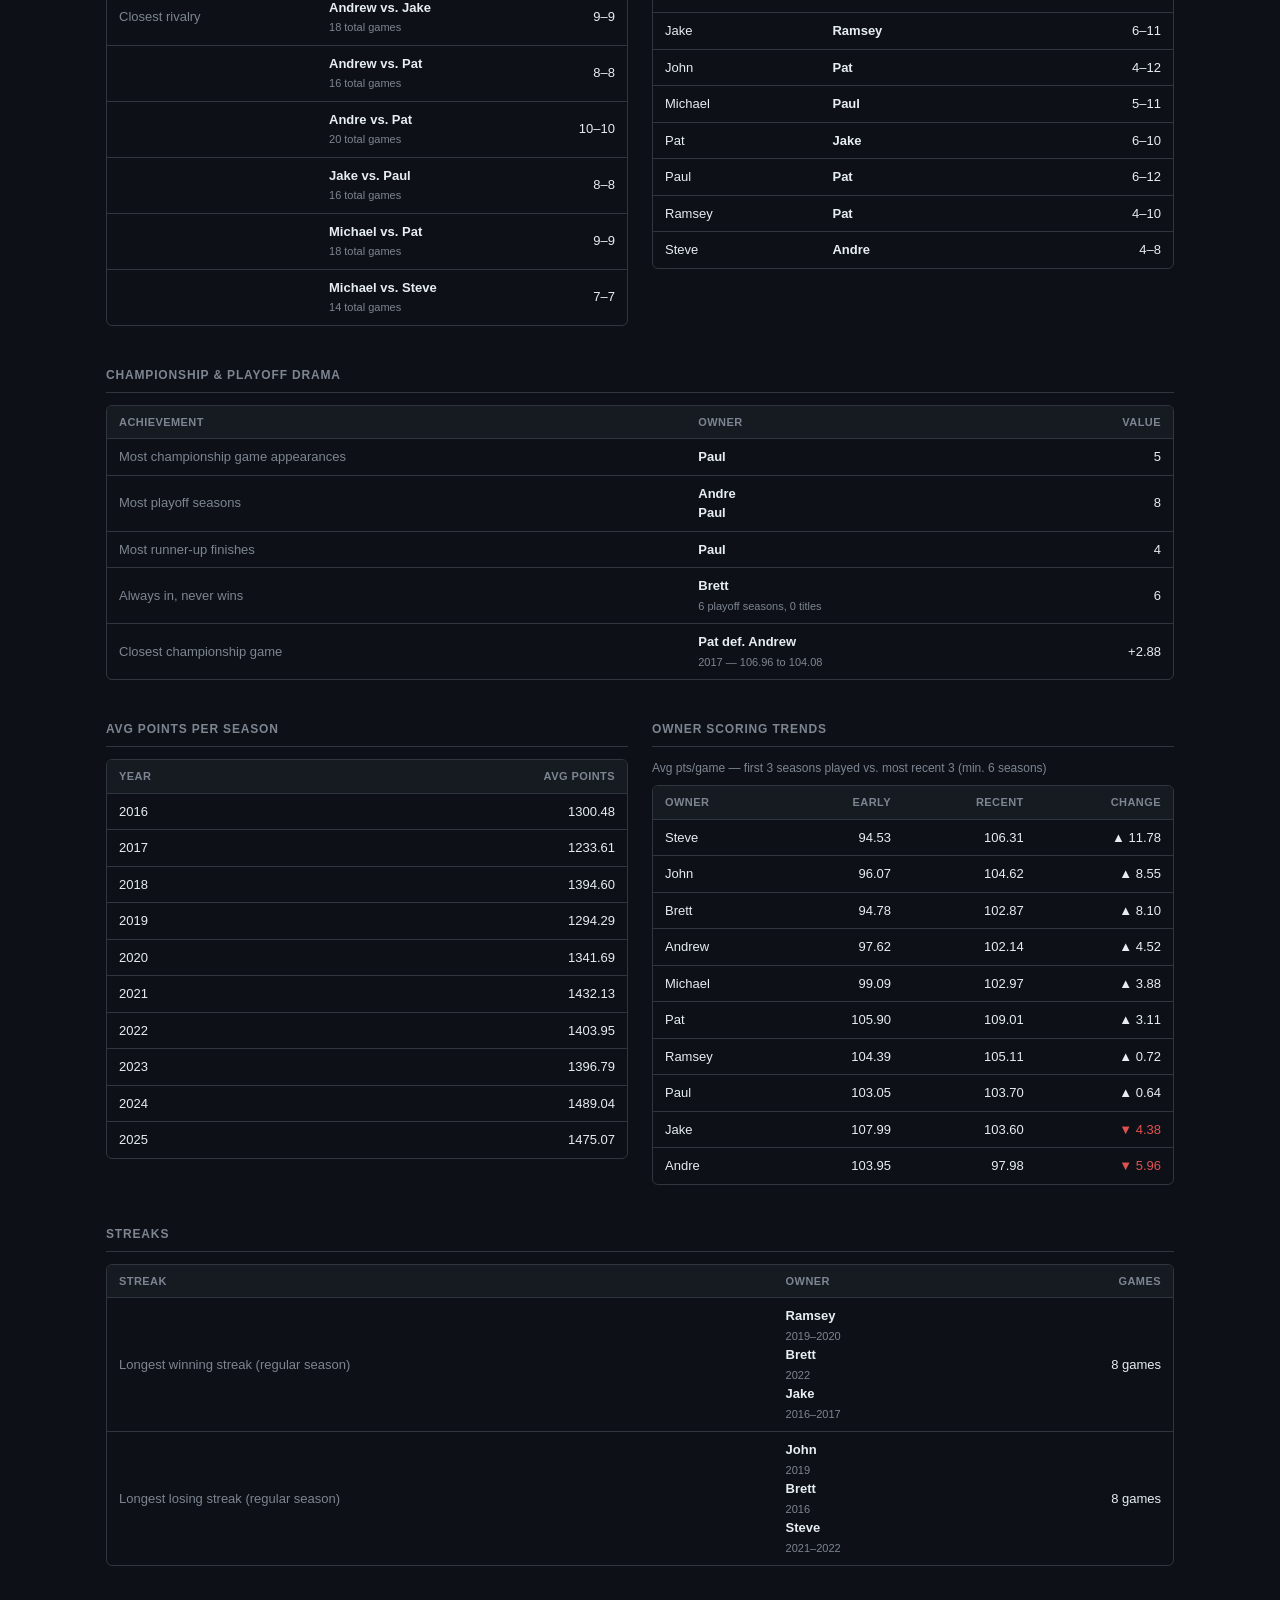
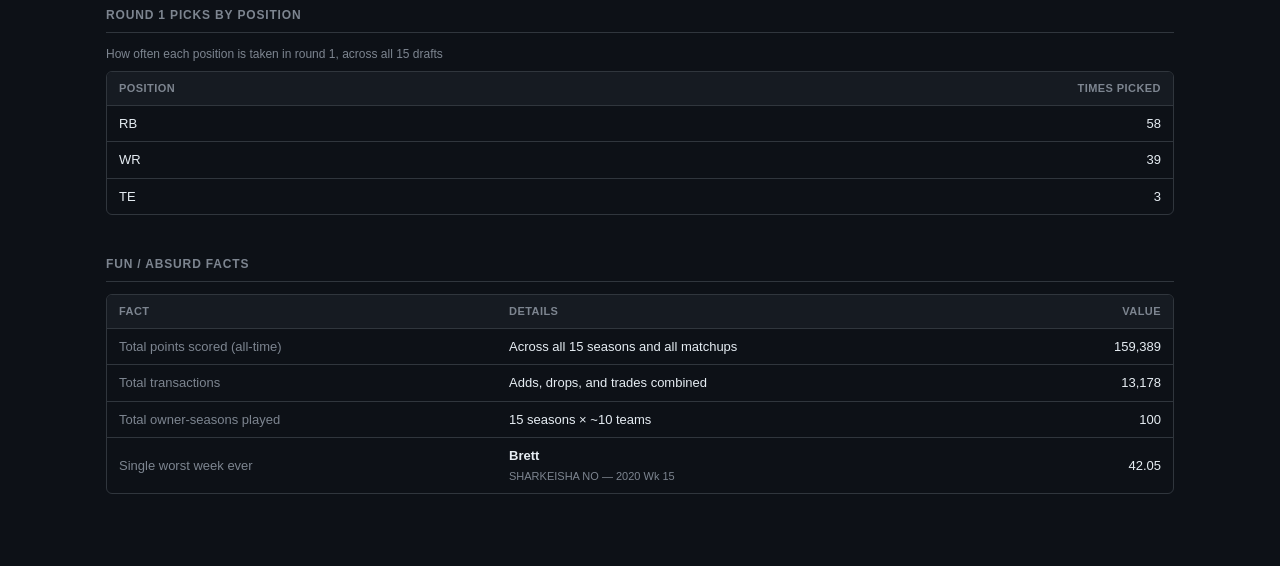
<file: docs/extrapoints.html>
<!DOCTYPE html>
<html lang="en">
<head>
  <meta charset="UTF-8">
  <meta name="viewport" content="width=device-width, initial-scale=1.0">
  <title>Extra Points — The League</title>
  <link rel="icon" href="data:image/svg+xml,<svg xmlns='http://www.w3.org/2000/svg'><text y='32' font-size='32'>🏈</text></svg>">
  <link rel="stylesheet" href="css/style.css">
</head>
<body>

<nav>
  <div class="nav-inner">
    <a href="index.html" class="nav-brand">🏈 The League</a>
    <a href="index.html">Home</a>
    <div class="nav-group">
      <button class="nav-group-btn active">History ▾</button>
      <div class="nav-dropdown">
        <a href="season.html">Seasons</a>
        <a href="alltime.html">All-Time</a>
        <a href="h2h.html">Head-to-Head</a>
        <a href="extrapoints.html" class="active">Extra Points</a>
        <a href="timeline.html">Season Timeline</a>
        <a href="owner.html">Owner Profiles</a>
        <a href="finalrosters.html">Final Rosters</a>
      </div>
    </div>
    <div class="nav-group">
      <button class="nav-group-btn">Draft & Transactions ▾</button>
      <div class="nav-dropdown">
        <a href="draft.html">Draft</a>
        <a href="transactions.html">Transactions</a>
      </div>
    </div>
    <div class="nav-group">
      <button class="nav-group-btn">Stats ▾</button>
      <div class="nav-dropdown">
        <a href="players.html">Player History</a>
        <a href="rules.html">Rules</a>
      </div>
    </div>
  </div>
</nav>

<main>
  <div class="page-header">
    <h1>Extra Points</h1>
    <p>Fun stats and historical curiosities from 15 seasons.</p>
  </div>

  <!-- Fun Stats -->
  <section>
    <h2>Fun Stats</h2>
    <div class="table-wrap">
      <table id="fun-table">
        <thead>
          <tr><th>Stat</th><th>Owner</th><th class="num">Value</th></tr>
        </thead>
        <tbody><tr><td colspan="3" class="loading">Loading…</td></tr></tbody>
      </table>
    </div>
  </section>

  <!-- Individual Season Feats -->
  <section>
    <h2>Individual Season Feats</h2>
    <div class="table-wrap">
      <table id="feats-table">
        <thead>
          <tr><th>Feat</th><th>Details</th><th class="num">Value</th></tr>
        </thead>
        <tbody><tr><td colspan="3" class="loading">Loading…</td></tr></tbody>
      </table>
    </div>
  </section>

  <!-- H2H Rivalries + Nemesis -->
  <div class="two-col">
    <section>
      <h2>Rivalry Records</h2>
      <div class="table-wrap">
        <table id="rivalry-table">
          <thead>
            <tr><th>Category</th><th>Rivalry</th><th class="num">Record</th></tr>
          </thead>
          <tbody><tr><td colspan="3" class="loading">Loading…</td></tr></tbody>
        </table>
      </div>
    </section>
    <section>
      <h2>Nemesis</h2>
      <p style="font-size:12px;color:var(--muted);margin:0 0 8px">Opponent each owner has the worst record against (min. 3 matchups)</p>
      <div class="table-wrap">
        <table id="nemesis-table">
          <thead>
            <tr><th>Owner</th><th>Nemesis</th><th class="num">Record</th></tr>
          </thead>
          <tbody><tr><td colspan="3" class="loading">Loading…</td></tr></tbody>
        </table>
      </div>
    </section>
  </div>

  <!-- Championship & Playoff Drama -->
  <section>
    <h2>Championship &amp; Playoff Drama</h2>
    <div class="table-wrap">
      <table id="drama-table">
        <thead>
          <tr><th>Achievement</th><th>Owner</th><th class="num">Value</th></tr>
        </thead>
        <tbody><tr><td colspan="3" class="loading">Loading…</td></tr></tbody>
      </table>
    </div>
  </section>

  <!-- Scoring Trends -->
  <div class="two-col">
    <section>
      <h2>Avg Points Per Season</h2>
      <div class="table-wrap">
        <table id="trends-table">
          <thead>
            <tr><th>Year</th><th class="num">Avg Points</th></tr>
          </thead>
          <tbody><tr><td colspan="2" class="loading">Loading…</td></tr></tbody>
        </table>
      </div>
    </section>
    <section>
      <h2>Owner Scoring Trends</h2>
      <p style="font-size:12px;color:var(--muted);margin:0 0 8px">Avg pts/game — first 3 seasons played vs. most recent 3 (min. 6 seasons)</p>
      <div class="table-wrap">
        <table id="owner-trend-table">
          <thead>
            <tr><th>Owner</th><th class="num">Early</th><th class="num">Recent</th><th class="num">Change</th></tr>
          </thead>
          <tbody><tr><td colspan="4" class="loading">Loading…</td></tr></tbody>
        </table>
      </div>
    </section>
  </div>

  <!-- Streaks -->
  <section>
    <h2>Streaks</h2>
    <div class="table-wrap">
      <table id="streaks-table">
        <thead>
          <tr><th>Streak</th><th>Owner</th><th class="num">Games</th></tr>
        </thead>
        <tbody><tr><td colspan="3" class="loading">Loading…</td></tr></tbody>
      </table>
    </div>
  </section>

  <!-- Draft Curiosities -->
  <section>
    <h2>Round 1 Picks by Position</h2>
    <p style="font-size:12px;color:var(--muted);margin:0 0 8px">How often each position is taken in round 1, across all 15 drafts</p>
    <div class="table-wrap">
      <table id="draft-r1-table">
        <thead>
          <tr><th>Position</th><th class="num">Times Picked</th></tr>
        </thead>
        <tbody><tr><td colspan="2" class="loading">Loading…</td></tr></tbody>
      </table>
    </div>
  </section>

  <!-- Fun / Absurd Facts -->
  <section>
    <h2>Fun / Absurd Facts</h2>
    <div class="table-wrap">
      <table id="absurd-table">
        <thead>
          <tr><th>Fact</th><th>Details</th><th class="num">Value</th></tr>
        </thead>
        <tbody><tr><td colspan="3" class="loading">Loading…</td></tr></tbody>
      </table>
    </div>
  </section>
</main>

<script src="js/utils.js"></script>
<script>
// Generic renderer for 3-col stat tables: Stat | Details | Value
// r.owners = [{name, sub}, ...] renders multiple tied entries stacked in one cell
function renderStatTable(selector, rows) {
  const tbody = document.querySelector(selector + ' tbody');
  if (!tbody) return;
  tbody.innerHTML = '';
  rows.filter(Boolean).forEach(r => {
    const tr = document.createElement('tr');
    let mid;
    if (r.owners && r.owners.length) {
      mid = r.owners.map(o =>
        `<strong>${o.name}</strong>${o.sub ? `<br><span style="color:var(--muted);font-size:11px">${o.sub}</span>` : ''}`
      ).join('<br>');
    } else if (r.owner) {
      mid = `<strong>${r.owner}</strong>${r.sub ? `<br><span style="color:var(--muted);font-size:11px">${r.sub}</span>` : ''}`;
    } else {
      mid = r.sub || '—';
    }
    tr.innerHTML = `
      <td style="color:var(--muted)">${r.stat}</td>
      <td>${mid}</td>
      <td class="num">${r.value}</td>
    `;
    tbody.appendChild(tr);
  });
}

// Find all items matching the max score (handles ties)
function allMax(arr, scoreFn, epsilon = 0) {
  if (!arr.length) return [];
  const best = Math.max(...arr.map(scoreFn));
  return arr.filter(x => Math.abs(scoreFn(x) - best) <= epsilon);
}
function allMin(arr, scoreFn, epsilon = 0) {
  if (!arr.length) return [];
  const best = Math.min(...arr.map(scoreFn));
  return arr.filter(x => Math.abs(scoreFn(x) - best) <= epsilon);
}

async function init() {
  const [allStandings, allMatchups, allDraft, allTxns] = await Promise.all([
    loadAllSeasons('standings.json'),
    loadAllSeasons('matchups.json'),
    loadAllSeasons('draft.json'),
    loadAllSeasons('transactions.json'),
  ]);

  // ── Build team→owner map and enriched game list ─────────────────
  const teamOwnerByYear = {};
  for (const year of SEASONS) {
    teamOwnerByYear[year] = buildTeamOwnerMap(allStandings[year] || []);
  }

  const allGames = [];
  for (const year of SEASONS) {
    const to = teamOwnerByYear[year];
    for (const m of (allMatchups[year] || [])) {
      const s1 = parseFloat(m.score1), s2 = parseFloat(m.score2);
      if (isNaN(s1) || isNaN(s2)) continue;
      const o1 = to[m.team1] || '?', o2 = to[m.team2] || '?';
      allGames.push({
        year, week: m.week,
        team1: m.team1, owner1: o1, score1: s1,
        team2: m.team2, owner2: o2, score2: s2,
        playoff: m.playoff, round: m.round || '',
        margin: Math.abs(s1 - s2),
        winnerTeam:  s1 >= s2 ? m.team1 : m.team2,
        loserTeam:   s1 >= s2 ? m.team2 : m.team1,
        winnerOwner: s1 >= s2 ? o1 : o2,
        loserOwner:  s1 >= s2 ? o2 : o1,
        winnerScore: Math.max(s1, s2),
        loserScore:  Math.min(s1, s2),
      });
    }
  }
  const regGames = allGames.filter(g => !g.playoff);

  // ── FUN STATS (original) ────────────────────────────────────────
  const ownerStats = {};
  for (const year of SEASONS) {
    for (const t of (allStandings[year] || [])) {
      const owner = normOwner(t.owner);
      if (!ownerStats[owner]) ownerStats[owner] = { owner, wins:0, losses:0, pf:0, pa:0, seasons:0, closeLosses:0 };
      ownerStats[owner].wins    += parseInt(t.wins)             || 0;
      ownerStats[owner].losses  += parseInt(t.losses)           || 0;
      ownerStats[owner].pf      += parseFloat(t.points_for)     || 0;
      ownerStats[owner].pa      += parseFloat(t.points_against) || 0;
      ownerStats[owner].seasons += 1;
    }
  }

  for (const g of allGames) {
    if (g.owner1 === '?' || g.owner2 === '?') continue;
    if (g.margin <= 5 && ownerStats[g.loserOwner]) ownerStats[g.loserOwner].closeLosses++;
  }

  const statsList = Object.values(ownerStats);

  const eligible = statsList.filter(s => s.seasons >= 3);
  const maxWinPct = eligible.length ? Math.max(...eligible.map(s => s.wins/(s.wins+s.losses))) : 0;
  const bestWinPctAll = allMax(eligible, s => s.wins/(s.wins+s.losses), 0.0001);

  const maxCL = statsList.length ? Math.max(...statsList.map(s => s.closeLosses)) : 0;
  const mostCLAll = statsList.filter(s => s.closeLosses === maxCL);

  const eligible3 = statsList.filter(s => s.seasons >= 3);
  const maxPA = eligible3.length ? Math.max(...eligible3.map(s => s.pa/s.seasons)) : 0;
  const mostPAAll = allMax(eligible3, s => s.pa/s.seasons, 1);

  const withPFRank = statsList.filter(s => s.seasons >= 2).map(s => ({
    ...s, pfPerGame: s.pf/(s.wins+s.losses), winPct: s.wins/(s.wins+s.losses),
  }));
  withPFRank.sort((a, b) => a.pfPerGame - b.pfPerGame);
  const pfRank = {}; withPFRank.forEach((s, i) => { pfRank[s.owner] = i+1; });
  withPFRank.sort((a, b) => b.winPct - a.winPct);
  const winRank = {}; withPFRank.forEach((s, i) => { winRank[s.owner] = i+1; });
  const luckScores = withPFRank.map(s => ({
    owner: s.owner, luck: pfRank[s.owner] - winRank[s.owner], wins: s.wins, losses: s.losses,
  }));
  const maxLuck = luckScores.length ? Math.max(...luckScores.map(x => x.luck)) : 0;
  const luckiestAll = luckScores.filter(x => x.luck === maxLuck);

  renderStatTable('#fun-table', [
    bestWinPctAll.length ? { stat: 'Best All-Time Win %', owners: bestWinPctAll.map(s => ({ name: s.owner })), value: pctStr(maxWinPct) } : null,
    mostCLAll.length ? { stat: 'Most Close Losses (≤5 pts)', owners: mostCLAll.map(s => ({ name: s.owner })), value: maxCL } : null,
    mostPAAll.length ? { stat: 'Most Points Scored Against (per season)', owners: mostPAAll.map(s => ({ name: s.owner })), value: maxPA.toFixed(1) } : null,
    luckiestAll.length ? { stat: 'Luckiest Owner (win% >> scoring rank)', owners: luckiestAll.map(x => ({ name: x.owner })), value: luckiestAll.length ? pctStr(luckiestAll[0].wins/(luckiestAll[0].wins+luckiestAll[0].losses)) : '—' } : null,
  ]);

  // ── INDIVIDUAL SEASON FEATS ─────────────────────────────────────

  // Collect all individual game scores for tie-aware high/low
  const allScoreEntries = [];
  for (const g of allGames) {
    for (const [score, team, owner] of [[g.score1, g.team1, g.owner1],[g.score2, g.team2, g.owner2]]) {
      if (score > 0) allScoreEntries.push({ score, team, owner, year: g.year, week: g.week });
    }
  }
  const highWeekAll = allMax(allScoreEntries, x => x.score, 0.005);
  const lowWeekAll  = allMin(allScoreEntries, x => x.score, 0.005);
  const maxWeekScore = highWeekAll.length ? highWeekAll[0].score : 0;
  const minWeekScore = lowWeekAll.length  ? lowWeekAll[0].score  : 0;

  // Highest/lowest season total
  const allSeasonPF = [];
  for (const year of SEASONS) {
    for (const t of (allStandings[year] || [])) {
      const pf = parseFloat(t.points_for);
      if (pf > 0) allSeasonPF.push({ pf, team: t.team, owner: normOwner(t.owner), year });
    }
  }
  const highSeasonAll = allMax(allSeasonPF, x => x.pf, 0.005);
  const lowSeasonAll  = allMin(allSeasonPF, x => x.pf, 0.005);

  // Most lopsided matchup
  const mostLopsidedAll = allMax(allGames, g => g.margin, 0.005);
  const maxMargin = mostLopsidedAll.length ? mostLopsidedAll[0].margin : 0;

  // Most points in a loss
  const biggestLossAll = allMax(allGames, g => g.loserScore, 0.005);
  const maxLoserScore  = biggestLossAll.length ? biggestLossAll[0].loserScore : 0;

  // Best record that missed playoffs / worst record that made playoffs
  const playoffTeamsByYear = {};
  for (const year of SEASONS) {
    playoffTeamsByYear[year] = new Set();
    for (const m of (allMatchups[year] || [])) {
      if (m.playoff && ['Quarterfinal','Semifinal','Championship'].includes(m.round)) {
        playoffTeamsByYear[year].add(m.team1);
        playoffTeamsByYear[year].add(m.team2);
      }
    }
  }

  // Count regular-season wins per team per year
  const rsWins = {}, rsGames = {};
  for (const year of SEASONS) {
    rsWins[year] = {}; rsGames[year] = {};
    for (const g of regGames.filter(g => g.year === year)) {
      rsGames[year][g.team1] = (rsGames[year][g.team1] || 0) + 1;
      rsGames[year][g.team2] = (rsGames[year][g.team2] || 0) + 1;
      rsWins[year][g.winnerTeam] = (rsWins[year][g.winnerTeam] || 0) + 1;
    }
  }

  let maxMissedWins = -1, minMadeWins = Infinity;
  const bestMissedAll = [], worstMadeAll = [];
  for (const year of SEASONS) {
    const ptSet = playoffTeamsByYear[year];
    for (const t of (allStandings[year] || [])) {
      const wins  = rsWins[year]?.[t.team] || 0;
      const games = rsGames[year]?.[t.team] || 1;
      const entry = { wins, games, team: t.team, owner: normOwner(t.owner), year };
      if (!ptSet.has(t.team)) {
        if (wins > maxMissedWins) { maxMissedWins = wins; bestMissedAll.length = 0; }
        if (wins === maxMissedWins) bestMissedAll.push(entry);
      } else {
        if (wins < minMadeWins) { minMadeWins = wins; worstMadeAll.length = 0; }
        if (wins === minMadeWins) worstMadeAll.push(entry);
      }
    }
  }

  renderStatTable('#feats-table', [
    highWeekAll.length ? { stat: 'Highest single-week score', owners: highWeekAll.map(x => ({ name: x.owner, sub: `${x.team} — ${x.year} Wk ${x.week}` })), value: fmt2(maxWeekScore) } : null,
    lowWeekAll.length  ? { stat: 'Lowest single-week score',  owners: lowWeekAll.map(x => ({ name: x.owner,  sub: `${x.team} — ${x.year} Wk ${x.week}` })), value: fmt2(minWeekScore) } : null,
    highSeasonAll.length ? { stat: 'Highest season total PF', owners: highSeasonAll.map(x => ({ name: x.owner, sub: `${x.team} — ${x.year}` })), value: fmt2(highSeasonAll[0].pf) } : null,
    lowSeasonAll.length  ? { stat: 'Lowest season total PF',  owners: lowSeasonAll.map(x => ({ name: x.owner,  sub: `${x.team} — ${x.year}` })), value: fmt2(lowSeasonAll[0].pf)  } : null,
    mostLopsidedAll.length ? { stat: 'Most lopsided matchup', owners: mostLopsidedAll.map(g => ({ name: `${g.winnerOwner} def. ${g.loserOwner}`, sub: `${g.year} Wk ${g.week} — ${fmt2(g.winnerScore)} to ${fmt2(g.loserScore)}` })), value: `+${fmt2(maxMargin)}` } : null,
    biggestLossAll.length  ? { stat: 'Most points in a loss', owners: biggestLossAll.map(g => ({ name: g.loserOwner, sub: `Lost to ${g.winnerOwner} — ${g.year} Wk ${g.week}` })), value: fmt2(maxLoserScore) } : null,
    bestMissedAll.length ? { stat: 'Best record that missed playoffs', owners: bestMissedAll.map(x => ({ name: x.owner, sub: `${x.team} — ${x.year}` })), value: `${maxMissedWins}–${bestMissedAll[0].games - maxMissedWins}` } : null,
    worstMadeAll.length  ? { stat: 'Worst record that made playoffs',  owners: worstMadeAll.map(x => ({ name: x.owner,  sub: `${x.team} — ${x.year}` })), value: `${minMadeWins}–${worstMadeAll[0].games - minMadeWins}`  } : null,
  ]);

  // ── H2H RIVALRY RECORDS ─────────────────────────────────────────

  // Build symmetric pair map: h2hPairs[a][b] where a < b alphabetically
  // aWins = a's wins against b
  const h2hPairs = {};
  for (const g of allGames) {
    if (g.owner1 === '?' || g.owner2 === '?') continue;
    const [a, b] = [g.owner1, g.owner2].sort();
    if (!h2hPairs[a]) h2hPairs[a] = {};
    if (!h2hPairs[a][b]) h2hPairs[a][b] = { aWins: 0, bWins: 0, total: 0 };
    h2hPairs[a][b].total++;
    if (g.winnerOwner === a) h2hPairs[a][b].aWins++;
    else h2hPairs[a][b].bWins++;
  }

  const pairsList = [];
  for (const [a, opps] of Object.entries(h2hPairs)) {
    for (const [b, rec] of Object.entries(opps)) pairsList.push({ a, b, ...rec });
  }

  const mostPlayedAll    = allMax(pairsList, p => p.total);
  const mostDominantAll  = allMax(pairsList, p => Math.abs(p.aWins - p.bWins));
  const closestPool      = pairsList.filter(p => p.total >= 6);
  const closestRivalryAll = allMin(closestPool, p => Math.abs(p.aWins - p.bWins) / p.total, 0.0001);

  // Render rivalry table — supports ties by stacking rows per category
  const rivalryTbody = document.querySelector('#rivalry-table tbody');
  rivalryTbody.innerHTML = '';
  function addRivalryRows(cat, pairs, rivalryFn, recordFn, gamesFn) {
    pairs.forEach((p, i) => {
      const tr = document.createElement('tr');
      tr.innerHTML = `
        <td style="color:var(--muted)">${i === 0 ? cat : ''}</td>
        <td><strong>${rivalryFn(p)}</strong><br><span style="color:var(--muted);font-size:11px">${gamesFn(p)} total games</span></td>
        <td class="num">${recordFn(p)}</td>
      `;
      rivalryTbody.appendChild(tr);
    });
  }
  if (mostPlayedAll.length) addRivalryRows(
    'Most-played rivalry',
    mostPlayedAll,
    p => `${p.a} vs. ${p.b}`,
    p => `${p.aWins}–${p.bWins}`,
    p => p.total
  );
  if (mostDominantAll.length) addRivalryRows(
    'Most dominant rivalry',
    mostDominantAll,
    p => { const w = p.aWins >= p.bWins ? p.a : p.b, l = p.aWins >= p.bWins ? p.b : p.a; return `${w} over ${l}`; },
    p => { const w = Math.max(p.aWins, p.bWins), l = Math.min(p.aWins, p.bWins); return `${w}–${l}`; },
    p => p.aWins + p.bWins
  );
  if (closestRivalryAll.length) addRivalryRows(
    'Closest rivalry',
    closestRivalryAll,
    p => `${p.a} vs. ${p.b}`,
    p => `${p.aWins}–${p.bWins}`,
    p => p.total
  );

  // Nemesis: opponent each owner has the worst record against (min 3 games)
  const allOwners = new Set(pairsList.flatMap(p => [p.a, p.b]));
  const nemesisTbody = document.querySelector('#nemesis-table tbody');
  nemesisTbody.innerHTML = '';
  const nemesisRows = [];
  for (const owner of [...allOwners].sort()) {
    let worst = null;
    for (const [a, opps] of Object.entries(h2hPairs)) {
      for (const [b, rec] of Object.entries(opps)) {
        if (rec.total < 3) continue;
        let myWins, theirWins, opponent;
        if (a === owner)      { myWins = rec.aWins; theirWins = rec.bWins; opponent = b; }
        else if (b === owner) { myWins = rec.bWins; theirWins = rec.aWins; opponent = a; }
        else continue;
        const theirPct = theirWins / rec.total;
        if (!worst || theirPct > worst.theirPct || (theirPct === worst.theirPct && rec.total > worst.total)) {
          worst = { opponent, myWins, theirWins, total: rec.total, theirPct };
        }
      }
    }
    if (worst) nemesisRows.push({ owner, ...worst });
  }
  if (!nemesisRows.length) {
    nemesisTbody.innerHTML = '<tr><td colspan="3" class="loading">No rivalries with 3+ games.</td></tr>';
  } else {
    nemesisRows.forEach(r => {
      const tr = document.createElement('tr');
      tr.innerHTML = `
        <td>${r.owner}</td>
        <td><strong>${r.opponent}</strong></td>
        <td class="num">${r.myWins}–${r.theirWins}</td>
      `;
      nemesisTbody.appendChild(tr);
    });
  }

  // ── CHAMPIONSHIP & PLAYOFF DRAMA ────────────────────────────────

  // Get champions from already-loaded data
  const champsList = SEASONS.flatMap(year => {
    const matchups = allMatchups[year] || [];
    const to = teamOwnerByYear[year];
    const champ = matchups.find(m => m.round === 'Championship');
    if (!champ) return [];
    const s1 = parseFloat(champ.score1), s2 = parseFloat(champ.score2);
    const [winT, winS, loseT, loseS] = s1 > s2
      ? [champ.team1, s1, champ.team2, s2]
      : [champ.team2, s2, champ.team1, s1];
    return [{ year, team: winT, owner: to[winT] || '?', score: winS, opponent: loseT, oppOwner: to[loseT] || '?', oppScore: loseS }];
  });

  const champWins  = {}, finalsApp = {};
  champsList.forEach(c => {
    champWins[c.owner] = (champWins[c.owner] || 0) + 1;
    finalsApp[c.owner] = (finalsApp[c.owner] || 0) + 1;
    if (c.oppOwner && c.oppOwner !== '?') finalsApp[c.oppOwner] = (finalsApp[c.oppOwner] || 0) + 1;
  });

  // Playoff seasons per owner (Quarterfinal/Semifinal/Championship only)
  const playoffSeasonsByOwner = {};
  for (const year of SEASONS) {
    const ptSet = playoffTeamsByYear[year];
    const to = teamOwnerByYear[year];
    for (const team of ptSet) {
      const owner = to[team] || '?';
      if (owner === '?') continue;
      if (!playoffSeasonsByOwner[owner]) playoffSeasonsByOwner[owner] = new Set();
      playoffSeasonsByOwner[owner].add(year);
    }
  }
  const playoffSeasonCounts = Object.fromEntries(
    Object.entries(playoffSeasonsByOwner).map(([o, s]) => [o, s.size])
  );

  const finalsEntries = Object.entries(finalsApp);
  const maxFinals = finalsEntries.length ? Math.max(...finalsEntries.map(([,v]) => v)) : 0;
  const mostFinalsAll = finalsEntries.filter(([,v]) => v === maxFinals);

  const playoffEntries = Object.entries(playoffSeasonCounts);
  const maxPlayoffs = playoffEntries.length ? Math.max(...playoffEntries.map(([,v]) => v)) : 0;
  const mostPlayoffsAll = playoffEntries.filter(([,v]) => v === maxPlayoffs);

  const ruData = finalsEntries.map(([o, apps]) => ({ owner: o, ru: apps - (champWins[o] || 0) })).filter(e => e.ru > 0);
  const maxRU = ruData.length ? Math.max(...ruData.map(e => e.ru)) : 0;
  const mostRunnerUpAll = ruData.filter(e => e.ru === maxRU);

  const neverWonCandidates = playoffEntries.filter(([o]) => !champWins[o]);
  const maxNeverWon = neverWonCandidates.length ? Math.max(...neverWonCandidates.map(([,v]) => v)) : 0;
  const neverWonAll = neverWonCandidates.filter(([,v]) => v === maxNeverWon);

  const champGames  = allGames.filter(g => g.round === 'Championship');
  const closestChamp = champGames.length ? [...champGames].sort((a,b) => a.margin - b.margin)[0] : null;

  renderStatTable('#drama-table', [
    mostFinalsAll.length   ? { stat: 'Most championship game appearances', owners: mostFinalsAll.map(([o]) => ({ name: o })),   value: maxFinals }   : null,
    mostPlayoffsAll.length ? { stat: 'Most playoff seasons',               owners: mostPlayoffsAll.map(([o]) => ({ name: o })), value: maxPlayoffs } : null,
    mostRunnerUpAll.length ? { stat: 'Most runner-up finishes',            owners: mostRunnerUpAll.map(e => ({ name: e.owner })), value: maxRU }    : null,
    neverWonAll.length     ? { stat: 'Always in, never wins', owners: neverWonAll.map(([o, v]) => ({ name: o, sub: `${v} playoff seasons, 0 titles` })), value: maxNeverWon } : null,
    closestChamp ? { stat: 'Closest championship game', owner: `${closestChamp.winnerOwner} def. ${closestChamp.loserOwner}`, sub: `${closestChamp.year} — ${fmt2(closestChamp.winnerScore)} to ${fmt2(closestChamp.loserScore)}`, value: `+${fmt2(closestChamp.margin)}` } : null,
  ]);

  // ── SCORING TRENDS ──────────────────────────────────────────────

  // Avg points per team per year
  const trendsTbody = document.querySelector('#trends-table tbody');
  trendsTbody.innerHTML = '';
  SEASONS.forEach(year => {
    const standings = allStandings[year] || [];
    if (!standings.length) return;
    const avg = standings.reduce((s, t) => s + (parseFloat(t.points_for) || 0), 0) / standings.length;
    const tr = document.createElement('tr');
    tr.innerHTML = `<td>${year}</td><td class="num">${fmt2(avg)}</td>`;
    trendsTbody.appendChild(tr);
  });

  // Owner scoring trends: first 3 seasons vs most recent 3
  const ownerSeasonPF = {};
  for (const year of SEASONS) {
    for (const t of (allStandings[year] || [])) {
      const owner = normOwner(t.owner);
      const pf    = parseFloat(t.points_for);
      const games = (parseInt(t.wins) || 0) + (parseInt(t.losses) || 0) || 1;
      if (!ownerSeasonPF[owner]) ownerSeasonPF[owner] = [];
      ownerSeasonPF[owner].push({ year, pfPerGame: pf / games });
    }
  }

  const ownerTrends = Object.entries(ownerSeasonPF)
    .filter(([, s]) => s.length >= 6)
    .map(([owner, seasons]) => {
      seasons.sort((a, b) => a.year - b.year);
      const avg = arr => arr.reduce((s, x) => s + x.pfPerGame, 0) / arr.length;
      const early  = avg(seasons.slice(0, 3));
      const recent = avg(seasons.slice(-3));
      return { owner, early, recent, change: recent - early };
    })
    .sort((a, b) => b.change - a.change);

  const ownerTrendTbody = document.querySelector('#owner-trend-table tbody');
  ownerTrendTbody.innerHTML = '';
  if (!ownerTrends.length) {
    ownerTrendTbody.innerHTML = '<tr><td colspan="4" class="loading">Not enough data.</td></tr>';
  } else {
    ownerTrends.forEach(r => {
      const up    = r.change >= 0;
      const arrow = up ? '▲' : '▼';
      const color = up ? 'var(--accent)' : '#e05252';
      const tr = document.createElement('tr');
      tr.innerHTML = `
        <td>${r.owner}</td>
        <td class="num">${fmt2(r.early)}</td>
        <td class="num">${fmt2(r.recent)}</td>
        <td class="num" style="color:${color}">${arrow} ${fmt2(Math.abs(r.change))}</td>
      `;
      ownerTrendTbody.appendChild(tr);
    });
  }

  // ── STREAKS ─────────────────────────────────────────────────────
  const gamesByOwner = {};
  for (const g of regGames) {
    if (!gamesByOwner[g.owner1]) gamesByOwner[g.owner1] = [];
    if (!gamesByOwner[g.owner2]) gamesByOwner[g.owner2] = [];
    gamesByOwner[g.owner1].push({ year: g.year, week: g.week, won: g.score1 > g.score2 });
    gamesByOwner[g.owner2].push({ year: g.year, week: g.week, won: g.score2 > g.score1 });
  }

  let maxWStreak = 0, maxLStreak = 0;
  const allLongestWin = [], allLongestLoss = [];
  for (const [owner, games] of Object.entries(gamesByOwner)) {
    if (owner === '?') continue;
    games.sort((a, b) => a.year !== b.year ? a.year - b.year : a.week - b.week);
    let curW = 0, curL = 0;
    let curWStart = null, curLStart = null;
    let bestW = 0, bestL = 0, bestWStart = null, bestWEnd = null, bestLStart = null, bestLEnd = null;
    for (const g of games) {
      if (g.won) {
        if (curW === 0) curWStart = g.year;
        curW++; curL = 0; curLStart = null;
        if (curW > bestW) { bestW = curW; bestWStart = curWStart; bestWEnd = g.year; }
      } else {
        if (curL === 0) curLStart = g.year;
        curL++; curW = 0; curWStart = null;
        if (curL > bestL) { bestL = curL; bestLStart = curLStart; bestLEnd = g.year; }
      }
    }
    if (bestW > maxWStreak) { maxWStreak = bestW; allLongestWin.length = 0; }
    if (bestW === maxWStreak && maxWStreak > 0) allLongestWin.push({ owner, streak: bestW, start: bestWStart, end: bestWEnd });
    if (bestL > maxLStreak) { maxLStreak = bestL; allLongestLoss.length = 0; }
    if (bestL === maxLStreak && maxLStreak > 0) allLongestLoss.push({ owner, streak: bestL, start: bestLStart, end: bestLEnd });
  }
  const streakSub = s => s.start === s.end ? `${s.start}` : `${s.start}–${s.end}`;

  renderStatTable('#streaks-table', [
    allLongestWin.length  ? { stat: 'Longest winning streak (regular season)', owners: allLongestWin.map(s => ({ name: s.owner, sub: streakSub(s) })),  value: `${maxWStreak} games`  } : null,
    allLongestLoss.length ? { stat: 'Longest losing streak (regular season)',  owners: allLongestLoss.map(s => ({ name: s.owner, sub: streakSub(s) })), value: `${maxLStreak} games` } : null,
  ]);

  // ── DRAFT CURIOSITIES ───────────────────────────────────────────

  // Round 1 picks by position
  const r1Pos = {};
  for (const year of SEASONS) {
    for (const pick of (allDraft[year] || [])) {
      if (pick.round === 1) r1Pos[pick.position] = (r1Pos[pick.position] || 0) + 1;
    }
  }
  const r1Tbody = document.querySelector('#draft-r1-table tbody');
  r1Tbody.innerHTML = '';
  Object.entries(r1Pos).sort((a, b) => b[1] - a[1]).forEach(([pos, count]) => {
    const tr = document.createElement('tr');
    tr.innerHTML = `<td>${pos}</td><td class="num">${count}</td>`;
    r1Tbody.appendChild(tr);
  });

  // ── FUN / ABSURD FACTS ──────────────────────────────────────────

  const totalPts = allGames.reduce((s, g) => s + g.score1 + g.score2, 0);
  const totalTxns = SEASONS.reduce((s, y) => s + (allTxns[y] || []).length, 0);

  let worstWeek = null;
  for (const g of allGames) {
    for (const [score, team, owner] of [[g.score1,g.team1,g.owner1],[g.score2,g.team2,g.owner2]]) {
      if (score > 0 && (!worstWeek || score < worstWeek.score))
        worstWeek = { score, team, owner, year: g.year, week: g.week };
    }
  }

  const totalOwnerSeasons = SEASONS.reduce((s, y) => s + (allStandings[y] || []).length, 0);

  renderStatTable('#absurd-table', [
    { stat: 'Total points scored (all-time)', owner: null, sub: 'Across all 15 seasons and all matchups', value: Math.round(totalPts).toLocaleString() },
    { stat: 'Total transactions',             owner: null, sub: 'Adds, drops, and trades combined',       value: totalTxns.toLocaleString() },
    { stat: 'Total owner-seasons played',     owner: null, sub: '15 seasons × ~10 teams',                 value: totalOwnerSeasons.toLocaleString() },
    worstWeek ? { stat: 'Single worst week ever', owner: worstWeek.owner, sub: `${worstWeek.team} — ${worstWeek.year} Wk ${worstWeek.week}`, value: fmt2(worstWeek.score) } : null,
  ]);
}

init().catch(console.error);
</script>
</body>
</html>
</file>
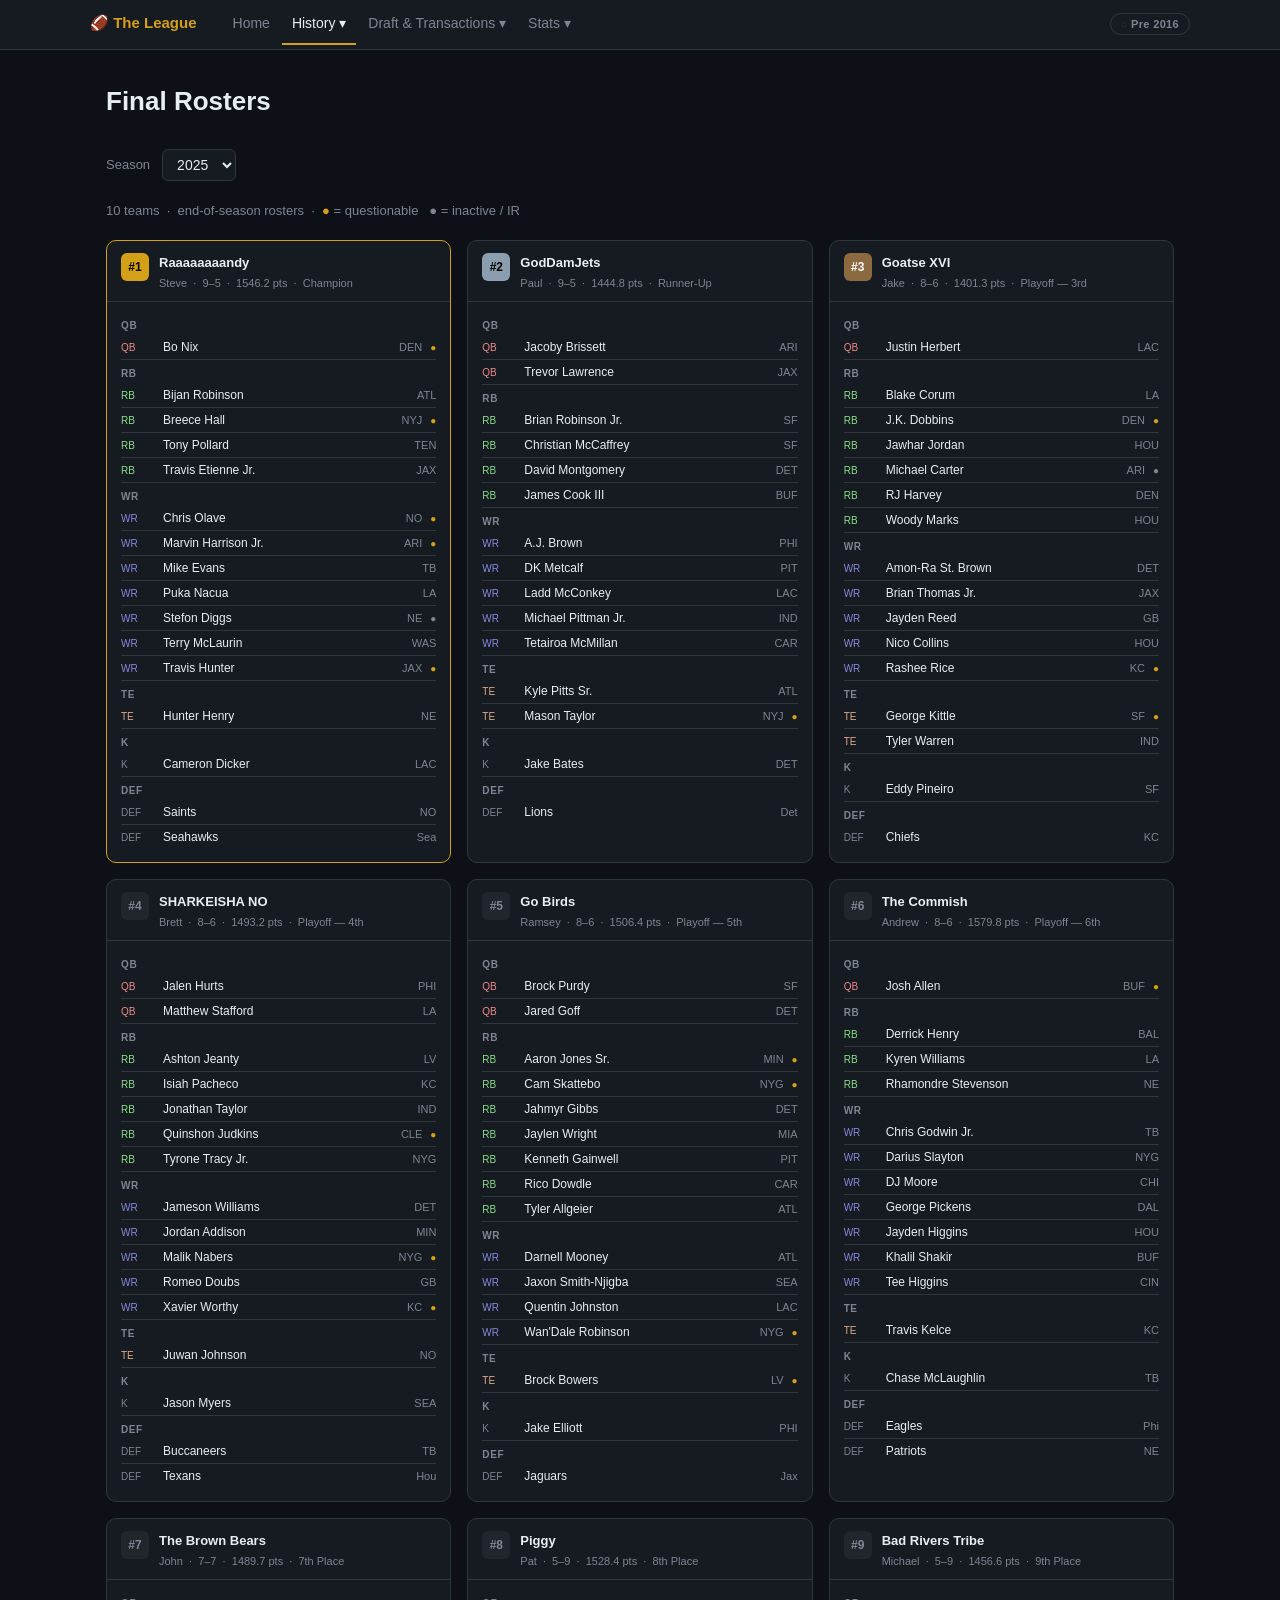
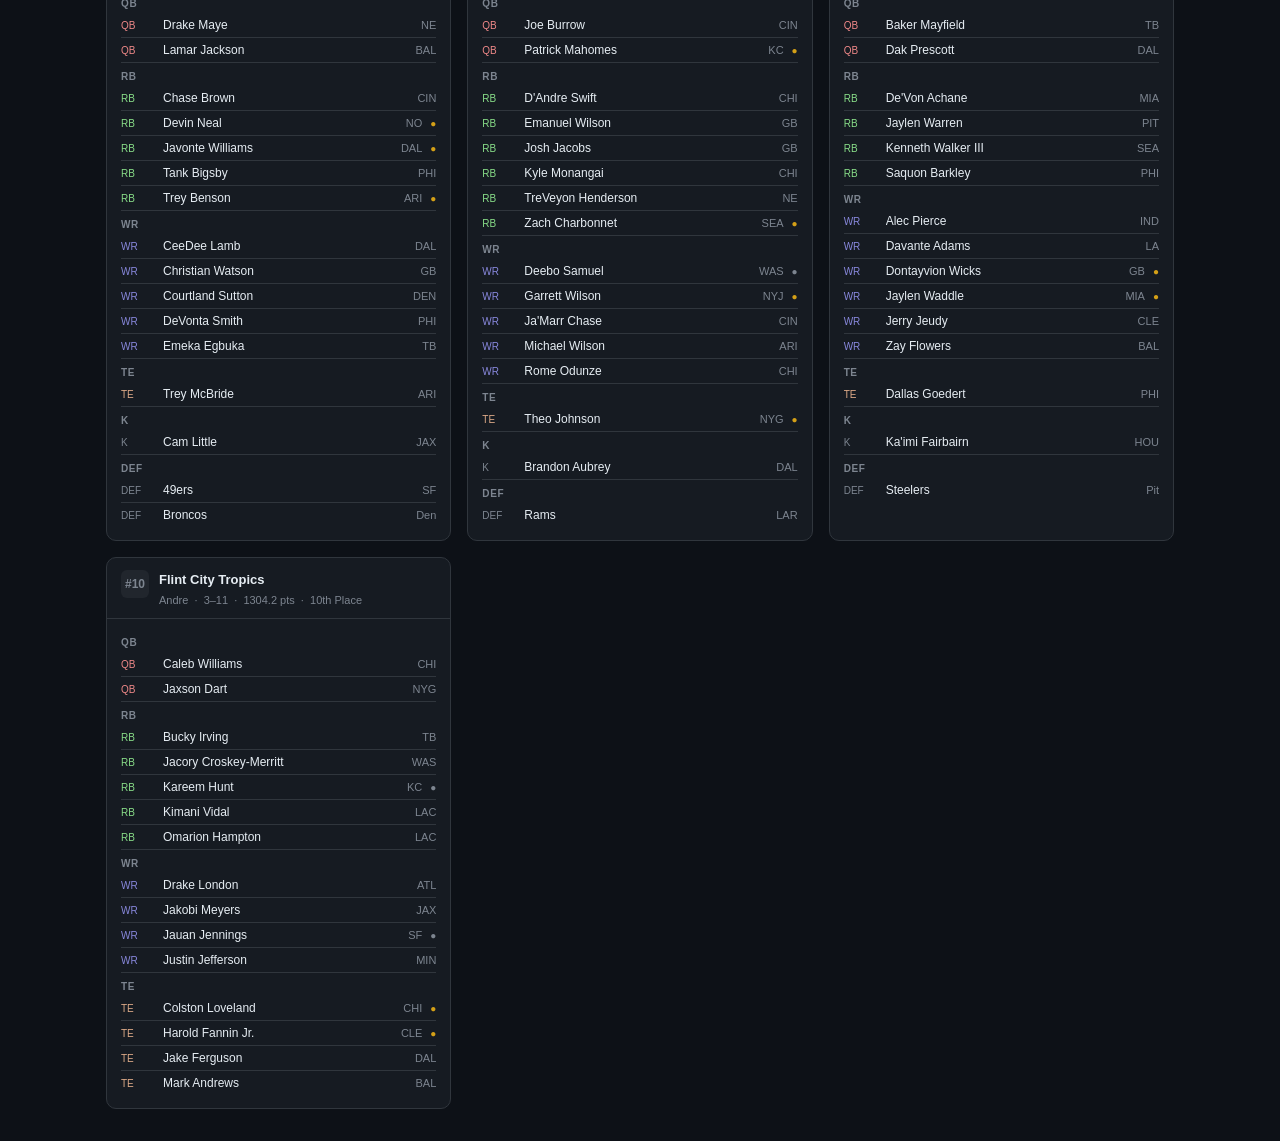
<file: docs/finalrosters.html>
<!DOCTYPE html>
<html lang="en">
<head>
  <meta charset="UTF-8">
  <meta name="viewport" content="width=device-width, initial-scale=1.0">
  <title>Final Rosters — The League</title>
  <link rel="icon" href="data:image/svg+xml,<svg xmlns='http://www.w3.org/2000/svg'><text y='32' font-size='32'>🏈</text></svg>">
  <link rel="stylesheet" href="css/style.css">
  <style>
    .roster-grid {
      display: grid;
      grid-template-columns: repeat(auto-fill, minmax(260px, 1fr));
      gap: 16px;
      margin-top: 20px;
    }
    @media (max-width: 600px) {
      .roster-grid { grid-template-columns: repeat(auto-fill, minmax(200px, 1fr)); gap: 12px; }
      .roster-card-body { padding: 8px 12px 10px; }
    }
    .roster-card {
      background: var(--surface);
      border: 1px solid var(--border);
      border-radius: 10px;
      overflow: hidden;
    }
    .roster-card.champ {
      border-color: var(--gold);
    }
    .roster-card-header {
      padding: 12px 14px 10px;
      border-bottom: 1px solid var(--border);
      display: flex;
      align-items: flex-start;
      gap: 10px;
    }
    .rank-badge {
      min-width: 28px;
      height: 28px;
      border-radius: 6px;
      display: flex;
      align-items: center;
      justify-content: center;
      font-size: 12px;
      font-weight: 700;
      flex-shrink: 0;
      background: var(--surface2);
      color: var(--muted);
    }
    .rank-badge.rank-1  { background: var(--gold);    color: #000; }
    .rank-badge.rank-2  { background: #8b9eb0;        color: #000; }
    .rank-badge.rank-3  { background: #8b6a40;        color: #fff; }
    .roster-card-title  { flex: 1; min-width: 0; }
    .roster-card-team   { font-weight: 700; font-size: 13px; white-space: nowrap; overflow: hidden; text-overflow: ellipsis; }
    .roster-card-meta   { font-size: 11px; color: var(--muted); margin-top: 2px; }
    .roster-card-body   { padding: 10px 14px 12px; }
    .roster-player {
      display: flex;
      align-items: center;
      gap: 8px;
      padding: 3px 0;
      font-size: 12px;
      border-bottom: 1px solid transparent;
    }
    .roster-player:not(:last-child) {
      border-bottom-color: var(--border);
    }
    .roster-player .pos {
      min-width: 34px;
      font-size: 10px;
    }
    .player-name { flex: 1; min-width: 0; white-space: nowrap; overflow: hidden; text-overflow: ellipsis; }
    .nfl-team    { font-size: 11px; color: var(--muted); flex-shrink: 0; }
    .status-dot  { font-size: 10px; flex-shrink: 0; }
    .pos-sep {
      font-size: 10px;
      font-weight: 700;
      color: var(--muted);
      text-transform: uppercase;
      letter-spacing: .06em;
      padding: 6px 0 2px;
    }
  </style>
</head>
<body>

<nav>
  <div class="nav-inner">
    <a href="index.html" class="nav-brand">🏈 The League</a>
    <a href="index.html">Home</a>
    <div class="nav-group">
      <button class="nav-group-btn active">History ▾</button>
      <div class="nav-dropdown">
        <a href="season.html">Seasons</a>
        <a href="alltime.html">All-Time</a>
        <a href="h2h.html">Head-to-Head</a>
        <a href="extrapoints.html">Extra Points</a>
        <a href="timeline.html">Season Timeline</a>
        <a href="owner.html">Owner Profiles</a>
        <a href="finalrosters.html" class="active">Final Rosters</a>
      </div>
    </div>
    <div class="nav-group">
      <button class="nav-group-btn">Draft & Transactions ▾</button>
      <div class="nav-dropdown">
        <a href="draft.html">Draft</a>
        <a href="transactions.html">Transactions</a>
      </div>
    </div>
    <div class="nav-group">
      <button class="nav-group-btn">Stats ▾</button>
      <div class="nav-dropdown">
        <a href="players.html">Player History</a>
        <a href="rules.html">Rules</a>
      </div>
    </div>
  </div>
</nav>

<main>
  <div class="page-header">
    <h1>Final Rosters</h1>
  </div>

  <div class="controls">
    <label for="year-select">Season</label>
    <select id="year-select"></select>
  </div>

  <div id="content"><p class="loading">Loading…</p></div>
</main>

<script src="js/utils.js"></script>
<script>
const yearSelect = document.getElementById('year-select');
for (const y of [...ALL_SEASONS].reverse()) {
  yearSelect.appendChild(new Option(y, y));
}
const params = new URLSearchParams(location.search);
if (params.has('year') && ALL_SEASONS.includes(parseInt(params.get('year')))) {
  yearSelect.value = params.get('year');
}
yearSelect.addEventListener('change', () => {
  const url = new URL(location.href);
  url.searchParams.set('year', yearSelect.value);
  history.replaceState({}, '', url);
  loadYear(parseInt(yearSelect.value));
});

const POS_ORDER = { QB: 0, RB: 1, WR: 2, TE: 3, K: 4, DEF: 5 };

function posClass(pos) {
  return `pos pos-${(pos || '').split('/')[0].toUpperCase()}`;
}

async function loadYear(year) {
  const content = document.getElementById('content');
  content.innerHTML = '<p class="loading">Loading…</p>';

  const [rosters, standings, matchups] = await Promise.all([
    loadFile(year, 'rosters.json'),
    loadFile(year, 'standings.json'),
    loadFile(year, 'matchups.json').catch(() => []),
  ]);

  // Compute correct final standings from playoff results
  const finalStandings = computeFinalStandings(matchups, standings);

  // Index computed standings by team
  const standMap = {};
  for (const s of finalStandings) standMap[s.team] = s;

  // Group roster players by team
  const teamPlayers = {};
  for (const row of rosters) {
    (teamPlayers[row.team] = teamPlayers[row.team] || []).push(row);
  }

  // Sort teams by computed final standing rank
  const teams = Object.keys(teamPlayers).sort((a, b) => {
    const ra = standMap[a]?.rank ?? 99;
    const rb = standMap[b]?.rank ?? 99;
    return ra - rb;
  });

  const totalTeams = teams.length;

  const cards = teams.map(team => {
    const s       = standMap[team] || {};
    const rank    = s.rank ?? 99;
    const owner   = normOwner(s.owner || '');
    const wins    = s.wins    || 0;
    const losses  = s.losses  || 0;
    const pf      = parseFloat(s.points_for || 0).toFixed(1);

    // Sort players: by position order, then alphabetically within position
    const players = [...teamPlayers[team]].sort((a, b) => {
      const pa = POS_ORDER[a.position] ?? 9;
      const pb = POS_ORDER[b.position] ?? 9;
      if (pa !== pb) return pa - pb;
      return a.player.localeCompare(b.player);
    });

    // Group players by position for section labels
    let lastPos = null;
    const playerRows = players.map(p => {
      let sep = '';
      if (p.position !== lastPos) {
        sep = `<div class="pos-sep">${p.position}</div>`;
        lastPos = p.position;
      }
      const statusDot = p.status === 'NA' ? '<span class="status-dot" title="Inactive/IR" style="color:var(--muted)">●</span>'
                      : p.status === 'Q'  ? '<span class="status-dot" title="Questionable" style="color:var(--gold)">●</span>'
                      : '';
      return `${sep}<div class="roster-player">
        <span class="${posClass(p.position)}">${p.position}</span>
        <span class="player-name">${p.player}</span>
        <span class="nfl-team">${p.nfl_team || ''}</span>
        ${statusDot}
      </div>`;
    }).join('');

    const rankBadgeClass = rank <= 3 ? `rank-badge rank-${rank}` : 'rank-badge';
    const rankLabel      = rank <= totalTeams ? `#${rank}` : '—';
    const champClass     = rank === 1 ? ' champ' : '';

    // Playoff indicator (top 6 of 10 teams)
    const playoffLabel   = rank === 1 ? 'Champion'
                         : rank === 2 ? 'Runner-Up'
                         : rank <= 6  ? `Playoff — ${rank}${['st','nd','rd','th','th','th'][rank-1] || 'th'}`
                         : `${rank}${['st','nd','rd','th','th','th','th','th','th','th'][rank-1] || 'th'} Place`;

    return `
      <div class="roster-card${champClass}">
        <div class="roster-card-header">
          <div class="${rankBadgeClass}">${rankLabel}</div>
          <div class="roster-card-title">
            <div class="roster-card-team" title="${team}">${team}</div>
            <div class="roster-card-meta">${owner} &nbsp;·&nbsp; ${wins}–${losses} &nbsp;·&nbsp; ${pf} pts &nbsp;·&nbsp; ${playoffLabel}</div>
          </div>
        </div>
        <div class="roster-card-body">${playerRows}</div>
      </div>
    `;
  }).join('');

  content.innerHTML = `
    <p style="font-size:13px;color:var(--muted);margin-bottom:4px">
      ${totalTeams} teams &nbsp;·&nbsp; end-of-season rosters &nbsp;·&nbsp;
      <span style="color:var(--gold)">●</span> = questionable &nbsp;
      <span style="color:var(--muted)">●</span> = inactive / IR
    </p>
    <div class="roster-grid">${cards}</div>
  `;
}

loadYear(parseInt(yearSelect.value));
</script>
</body>
</html>
</file>
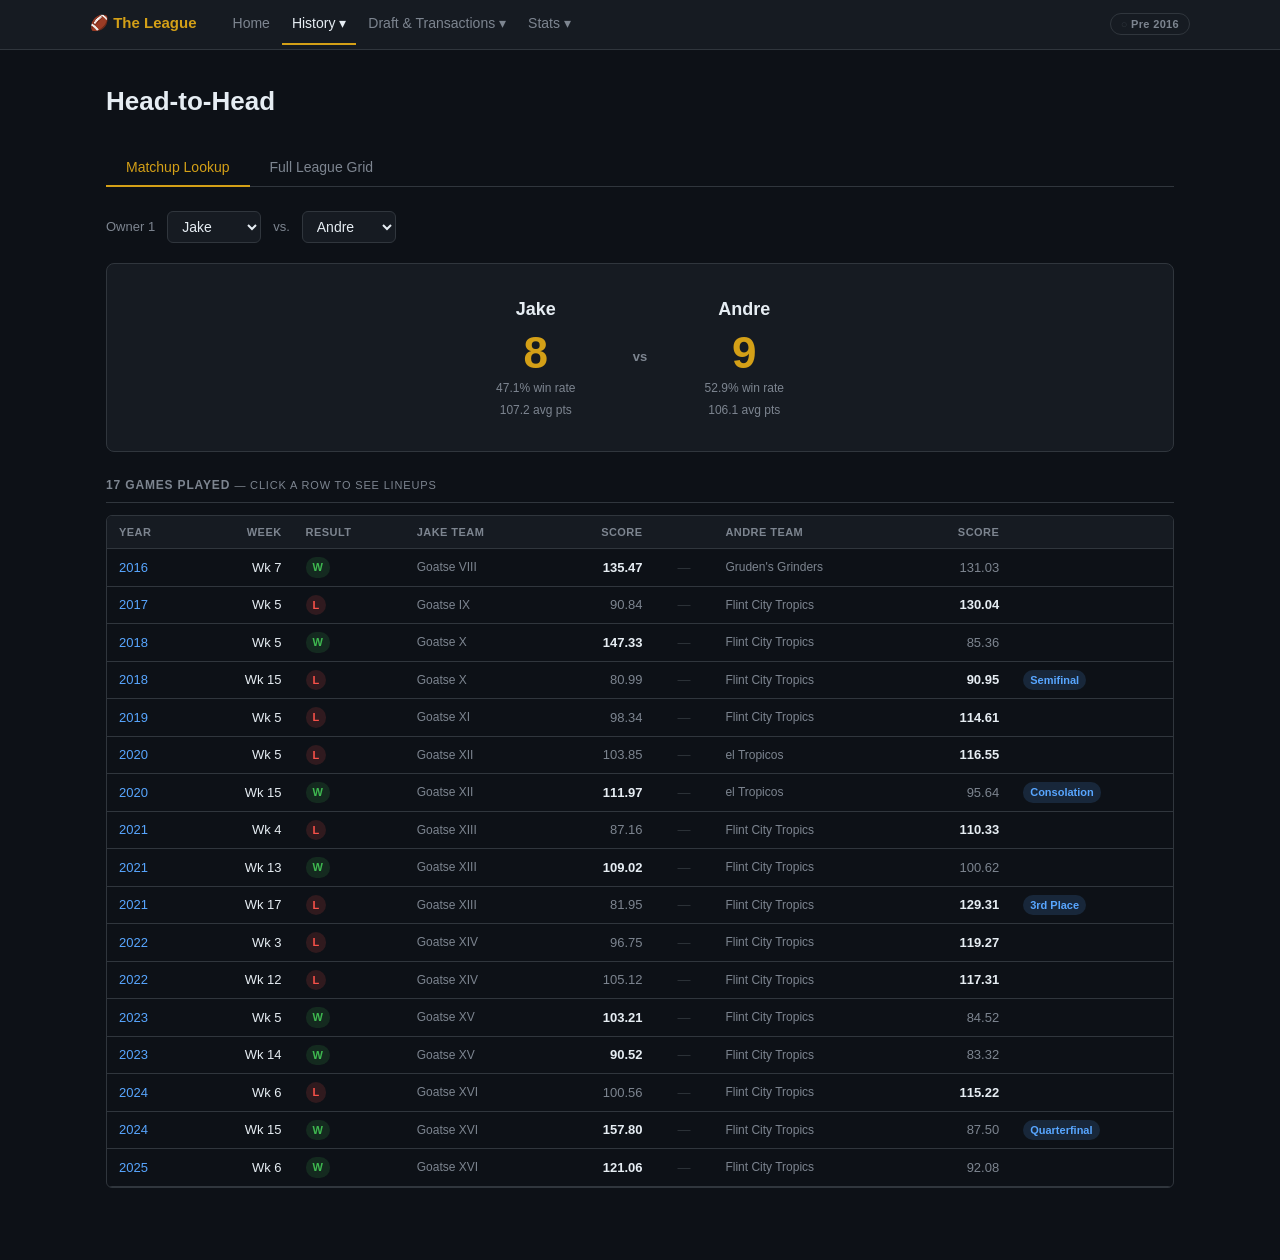
<file: docs/h2h.html>
<!DOCTYPE html>
<html lang="en">
<head>
  <meta charset="UTF-8">
  <meta name="viewport" content="width=device-width, initial-scale=1.0">
  <title>Head-to-Head — The League</title>
  <link rel="icon" href="data:image/svg+xml,<svg xmlns='http://www.w3.org/2000/svg'><text y='32' font-size='32'>🏈</text></svg>">
  <link rel="stylesheet" href="css/style.css">
  <style>
    /* ── Tab bar ─────────────────────────────────────────────────── */
    .tab-bar {
      display: flex;
      gap: 0;
      border-bottom: 1px solid var(--border);
      margin-bottom: 24px;
    }
    .tab-btn {
      padding: 10px 20px;
      cursor: pointer;
      background: none;
      border: none;
      color: var(--muted);
      font-size: 14px;
      border-bottom: 2px solid transparent;
      margin-bottom: -1px;
      transition: color 0.15s, border-color 0.15s;
    }
    .tab-btn:hover { color: var(--text); }
    .tab-btn.active { color: var(--gold); border-bottom-color: var(--gold); }

    .tab-panel { display: none; }
    .tab-panel.active { display: block; }

    /* ── H2H matchup row expansion ───────────────────────────────── */
    .game-row { cursor: pointer; }
    .game-row:hover td { background: rgba(212,160,23,0.04); }
    .game-row.expanded td { background: rgba(212,160,23,0.06); }
    .game-detail-row { display: none; }
    .game-detail-row.visible { display: table-row; }
    .game-detail-row td { padding: 0; border-bottom: 1px solid var(--border); }

    .lineup-cols { display: grid; grid-template-columns: 1fr 1fr; border-top: 1px solid var(--border); }
    .lineup-col { padding: 12px 14px; }
    .lineup-col:first-child { border-right: 1px solid var(--border); }
    .lineup-col-header { font-size: 10px; font-weight: 700; text-transform: uppercase; letter-spacing: 0.06em; color: var(--muted); margin-bottom: 8px; padding-bottom: 6px; border-bottom: 1px solid var(--border); }
    .lineup-row { display: flex; align-items: center; gap: 6px; padding: 3px 0; font-size: 12px; border-bottom: 1px solid rgba(48,54,61,0.5); }
    .lineup-row:last-child { border-bottom: none; }
    .lineup-row.bench-row { opacity: 0.55; }
    .lineup-slot { width: 44px; font-size: 10px; font-weight: 600; color: var(--muted); flex-shrink: 0; }
    .lineup-player { flex: 1; min-width: 0; white-space: nowrap; overflow: hidden; text-overflow: ellipsis; }
    .lineup-nfl { font-size: 10px; color: var(--muted); width: 28px; flex-shrink: 0; }
    .lineup-pts { font-variant-numeric: tabular-nums; font-weight: 600; font-size: 12px; width: 38px; text-align: right; flex-shrink: 0; }
    .lineup-pts.top-score { color: var(--gold); }
    .lineup-totals { display: flex; justify-content: space-between; padding: 6px 0 2px; font-size: 11px; margin-top: 4px; border-top: 1px solid var(--border); }
    .lineup-totals .label { color: var(--muted); }
    .lineup-totals .val { font-weight: 700; }

    /* ── League grid ─────────────────────────────────────────────── */
    .league-grid-wrap { overflow-x: auto; }
    .league-grid { border-collapse: collapse; min-width: 100%; }
    .league-grid th, .league-grid td {
      border: 1px solid var(--border);
      padding: 6px 10px;
      white-space: nowrap;
      text-align: center;
      font-size: 13px;
    }
    .league-grid th { background: var(--surface2); color: var(--muted); font-weight: 600; font-size: 11px; }
    .league-grid .row-label { text-align: left; font-weight: 600; color: var(--text); background: var(--surface2); min-width: 90px; }
    .league-grid .self-cell { background: var(--surface2); color: var(--border); }

    /* ── Grid filters ────────────────────────────────────────────── */
    .grid-filters {
      display: flex;
      flex-wrap: wrap;
      gap: 20px;
      align-items: flex-start;
      margin-bottom: 20px;
      padding: 14px 16px;
      background: var(--surface2);
      border: 1px solid var(--border);
      border-radius: 6px;
    }
    .grid-filter-group { display: flex; flex-direction: column; gap: 6px; }
    .grid-filter-group label.group-label {
      font-size: 10px;
      font-weight: 700;
      text-transform: uppercase;
      letter-spacing: 0.07em;
      color: var(--muted);
    }
    .grid-filter-group .range-row { display: flex; align-items: center; gap: 8px; }
    .grid-filter-group select {
      background: var(--surface);
      border: 1px solid var(--border);
      color: var(--text);
      padding: 4px 8px;
      border-radius: 4px;
      font-size: 13px;
    }
    .owner-checkboxes {
      display: flex;
      flex-wrap: wrap;
      gap: 6px 14px;
    }
    .owner-checkboxes label {
      display: flex;
      align-items: center;
      gap: 5px;
      font-size: 13px;
      cursor: pointer;
      white-space: nowrap;
    }
    .owner-checkboxes input[type=checkbox] { accent-color: var(--gold); cursor: pointer; }
    .filter-toggle-btn {
      font-size: 11px;
      color: var(--gold);
      background: none;
      border: none;
      cursor: pointer;
      padding: 0;
      text-decoration: underline;
    }

    /* ── Heat legend ─────────────────────────────────────────────── */
    .heat-legend {
      display: flex;
      align-items: center;
      gap: 8px;
      font-size: 11px;
      color: var(--muted);
      margin-bottom: 10px;
    }
    .heat-legend-bar {
      width: 120px;
      height: 10px;
      border-radius: 3px;
      background: linear-gradient(to right, rgba(229,115,115,0.6), transparent, rgba(76,175,80,0.6));
      border: 1px solid var(--border);
    }

    @media (max-width: 600px) {
      .lineup-cols { grid-template-columns: 1fr; }
      .lineup-col:first-child { border-right: none; border-bottom: 1px solid var(--border); }
      .tab-bar { overflow-x: auto; }
      .tab-btn { padding: 8px 12px; font-size: 12px; white-space: nowrap; }
    }
  </style>
</head>
<body>

<nav>
  <div class="nav-inner">
    <a href="index.html" class="nav-brand">🏈 The League</a>
    <a href="index.html">Home</a>
    <div class="nav-group">
      <button class="nav-group-btn active">History ▾</button>
      <div class="nav-dropdown">
        <a href="season.html">Seasons</a>
        <a href="alltime.html">All-Time</a>
        <a href="h2h.html" class="active">Head-to-Head</a>
        <a href="extrapoints.html">Extra Points</a>
        <a href="timeline.html">Season Timeline</a>
        <a href="owner.html">Owner Profiles</a>
        <a href="finalrosters.html">Final Rosters</a>
      </div>
    </div>
    <div class="nav-group">
      <button class="nav-group-btn">Draft & Transactions ▾</button>
      <div class="nav-dropdown">
        <a href="draft.html">Draft</a>
        <a href="transactions.html">Transactions</a>
      </div>
    </div>
    <div class="nav-group">
      <button class="nav-group-btn">Stats ▾</button>
      <div class="nav-dropdown">
        <a href="players.html">Player History</a>
        <a href="rules.html">Rules</a>
      </div>
    </div>
  </div>
</nav>

<main>
  <div class="page-header">
    <h1>Head-to-Head</h1>
  </div>

  <div class="tab-bar">
    <button class="tab-btn active" onclick="switchTab('matchup')">Matchup Lookup</button>
    <button class="tab-btn" onclick="switchTab('grid')">Full League Grid</button>
  </div>

  <!-- ── Tab: Matchup Lookup ──────────────────────────────────── -->
  <div class="tab-panel active" id="tab-matchup">
    <div class="controls">
      <label>Owner 1</label>
      <select id="owner1-select"><option>Loading…</option></select>
      <label>vs.</label>
      <select id="owner2-select"><option>Loading…</option></select>
    </div>
    <div id="matchup-content"><p class="loading">Loading…</p></div>
  </div>

  <!-- ── Tab: Full League Grid ────────────────────────────────── -->
  <div class="tab-panel" id="tab-grid">
    <div class="grid-filters">
      <div class="grid-filter-group">
        <label class="group-label">Season Range</label>
        <div class="range-row">
          <select id="grid-year-from"></select>
          <span style="color:var(--muted);font-size:12px">to</span>
          <select id="grid-year-to"></select>
        </div>
      </div>
      <div class="grid-filter-group">
        <label class="group-label">
          Owners &nbsp;
          <button class="filter-toggle-btn" id="owners-toggle" onclick="toggleAllOwners()">Deselect All</button>
        </label>
        <div class="owner-checkboxes" id="owner-checkboxes">
          <!-- populated by JS -->
        </div>
      </div>
    </div>

    <div class="heat-legend">
      <span>Losing</span>
      <div class="heat-legend-bar"></div>
      <span>Winning</span>
      <span style="margin-left:12px;color:var(--border)">|</span>
      <span style="margin-left:12px">Row owner's record <em>against</em> each column opponent.</span>
    </div>

    <div id="grid-content"><p class="loading">Loading…</p></div>
  </div>
</main>

<script src="js/utils.js"></script>
<script>
const SLOT_ORDER = ['QB','WR','RB','TE','W/R/T','K','DEF','BN','IR'];
function slotRank(slot) { const i = SLOT_ORDER.indexOf(slot); return i === -1 ? 99 : i; }
function isBench(slot)  { return slot === 'BN' || slot === 'IR'; }
function posColor(pos)  {
  const p = (pos || '').split('/')[0].toUpperCase();
  return { QB:'#e88', RB:'#8d8', WR:'#88d', TE:'#da8' }[p] || 'var(--muted)';
}

function buildLineupHTML(entries) {
  if (!entries || !entries.length) return '<p style="color:var(--muted);font-size:12px;padding:8px 0">No lineup data</p>';
  const sorted   = [...entries].sort((a, b) => slotRank(a.slot) - slotRank(b.slot));
  const starters = sorted.filter(e => !isBench(e.slot));
  const bench    = sorted.filter(e => isBench(e.slot));
  const startPts = starters.reduce((s, e) => s + (parseFloat(e.fantasy_pts) || 0), 0);
  const benchPts = bench.reduce((s, e) => s + (parseFloat(e.fantasy_pts) || 0), 0);
  const topScore = Math.max(...starters.map(e => parseFloat(e.fantasy_pts) || 0));

  const makeRow = e => {
    const pts = parseFloat(e.fantasy_pts) || 0;
    const isTop = !isBench(e.slot) && pts === topScore && topScore > 0;
    return `<div class="lineup-row${isBench(e.slot) ? ' bench-row' : ''}">
      <span class="lineup-slot">${e.slot}</span>
      <span class="lineup-player" title="${e.player}" style="color:${posColor(e.pos)}">${e.player}</span>
      <span class="lineup-nfl">${e.nfl_team || ''}</span>
      <span class="lineup-pts${isTop ? ' top-score' : ''}">${pts !== 0 ? pts.toFixed(2) : '—'}</span>
    </div>`;
  };

  const hasBench = bench.length > 0;
  return `
    ${starters.map(makeRow).join('')}
    ${hasBench ? `<div style="font-size:10px;color:var(--muted);text-transform:uppercase;letter-spacing:.05em;padding:6px 0 4px;margin-top:4px;border-top:1px solid var(--border)">Bench</div>${bench.map(makeRow).join('')}` : ''}
    <div class="lineup-totals"><span class="label">Started</span><span class="val">${startPts.toFixed(2)}</span></div>
    ${hasBench ? `<div class="lineup-totals" style="margin-top:0"><span class="label">Left on bench</span><span class="val" style="color:var(--muted)">${benchPts.toFixed(2)}</span></div>` : ''}
  `;
}

// ── Global state ──────────────────────────────────────────────────────────────
let allMatchups   = null;
let ownerList     = null;
let allLineupsByYearWeekTeam = {};

async function init() {
  const [matchups, owners] = await Promise.all([
    getAllMatchupsWithOwners(),
    getOwnerList(),
  ]);
  allMatchups = matchups;
  ownerList   = owners;

  // Load all lineups for all seasons
  const lineupsByYear = await loadAllSeasons('weekly_lineups.json');
  for (const year of SEASONS) {
    const entries = lineupsByYear[year] || [];
    allLineupsByYearWeekTeam[year] = {};
    for (const e of entries) {
      if (!allLineupsByYearWeekTeam[year][e.week]) allLineupsByYearWeekTeam[year][e.week] = {};
      if (!allLineupsByYearWeekTeam[year][e.week][e.team]) allLineupsByYearWeekTeam[year][e.week][e.team] = [];
      allLineupsByYearWeekTeam[year][e.week][e.team].push(e);
    }
  }

  // ── Matchup tab dropdowns ────────────────────────────────────────
  const sel1 = document.getElementById('owner1-select');
  const sel2 = document.getElementById('owner2-select');
  sel1.innerHTML = '';
  sel2.innerHTML = '';
  ownerList.forEach(o => {
    sel1.appendChild(new Option(o, o));
    sel2.appendChild(new Option(o, o));
  });

  sel1.value = ownerList.includes('Jake')  ? 'Jake'  : ownerList[0];
  sel2.value = ownerList.includes('Andre') ? 'Andre' : ownerList[1];

  const params = new URLSearchParams(location.search);
  if (params.has('o1') && ownerList.includes(params.get('o1'))) sel1.value = params.get('o1');
  if (params.has('o2') && ownerList.includes(params.get('o2'))) sel2.value = params.get('o2');

  sel1.addEventListener('change', renderMatchup);
  sel2.addEventListener('change', renderMatchup);

  // ── Grid filters ─────────────────────────────────────────────────
  const fromSel = document.getElementById('grid-year-from');
  const toSel   = document.getElementById('grid-year-to');
  SEASONS.forEach(y => {
    fromSel.appendChild(new Option(y, y));
    toSel.appendChild(new Option(y, y));
  });
  fromSel.value = SEASONS[0];
  toSel.value   = SEASONS[SEASONS.length - 1];
  fromSel.addEventListener('change', onGridFilterChange);
  toSel.addEventListener('change', onGridFilterChange);

  const cbWrap = document.getElementById('owner-checkboxes');
  ownerList.forEach(o => {
    const lbl = document.createElement('label');
    const cb  = document.createElement('input');
    cb.type    = 'checkbox';
    cb.value   = o;
    cb.checked = true;
    cb.addEventListener('change', onGridFilterChange);
    lbl.appendChild(cb);
    lbl.appendChild(document.createTextNode(o));
    cbWrap.appendChild(lbl);
  });

  renderMatchup();
  renderGrid();
}

function onGridFilterChange() {
  // Enforce from ≤ to
  const fromSel = document.getElementById('grid-year-from');
  const toSel   = document.getElementById('grid-year-to');
  if (parseInt(fromSel.value) > parseInt(toSel.value)) toSel.value = fromSel.value;
  renderGrid();
}

function toggleAllOwners() {
  const cbs  = document.querySelectorAll('#owner-checkboxes input[type=checkbox]');
  const btn  = document.getElementById('owners-toggle');
  const allChecked = [...cbs].every(c => c.checked);
  cbs.forEach(c => { c.checked = !allChecked; });
  btn.textContent = allChecked ? 'Select All' : 'Deselect All';
  renderGrid();
}

// ── Tab switching ──────────────────────────────────────────────────────────────
function switchTab(tab) {
  document.querySelectorAll('.tab-btn').forEach((b, i) => {
    b.classList.toggle('active', ['matchup','grid'][i] === tab);
  });
  document.querySelectorAll('.tab-panel').forEach(p => p.classList.remove('active'));
  document.getElementById(`tab-${tab}`).classList.add('active');
}

// ── Matchup tab ────────────────────────────────────────────────────────────────
let gameIdCounter = 0;

function renderMatchup() {
  const o1 = document.getElementById('owner1-select').value;
  const o2 = document.getElementById('owner2-select').value;

  const url = new URL(location.href);
  url.searchParams.set('o1', o1);
  url.searchParams.set('o2', o2);
  history.replaceState({}, '', url);

  const content = document.getElementById('matchup-content');

  if (o1 === o2) {
    content.innerHTML = '<p class="empty">Select two different owners.</p>';
    return;
  }

  const games = allMatchups.filter(m =>
    (m.owner1 === o1 && m.owner2 === o2) ||
    (m.owner1 === o2 && m.owner2 === o1)
  ).sort((a, b) => a.year - b.year || a.week - b.week);

  if (!games.length) {
    content.innerHTML = `<p class="empty">${o1} and ${o2} have never played each other.</p>`;
    return;
  }

  let w1 = 0, w2 = 0, ties = 0, pf1 = 0, pf2 = 0;
  games.forEach(g => {
    const s1 = g.owner1 === o1 ? g.score1 : g.score2;
    const s2 = g.owner1 === o1 ? g.score2 : g.score1;
    pf1 += s1; pf2 += s2;
    if (s1 > s2) w1++; else if (s2 > s1) w2++; else ties++;
  });

  const total = games.length;
  const avg1 = pf1 / total, avg2 = pf2 / total;

  const gameRows = games.map(g => {
    const gid = `g-${gameIdCounter++}`;
    const myScore  = g.owner1 === o1 ? g.score1 : g.score2;
    const oppScore = g.owner1 === o1 ? g.score2 : g.score1;
    const myTeam   = g.owner1 === o1 ? g.team1  : g.team2;
    const oppTeam  = g.owner1 === o1 ? g.team2  : g.team1;
    const won = myScore > oppScore, tied = myScore === oppScore;
    const result = tied ? '<span class="badge badge-gray">T</span>'
                       : won ? '<span class="badge badge-green">W</span>'
                              : '<span class="badge badge-red">L</span>';
    const round = g.round ? `<span class="badge badge-blue">${g.round}</span>` : '';

    const weekLineups = (allLineupsByYearWeekTeam[g.year] || {})[g.week] || {};
    const l1 = buildLineupHTML(weekLineups[g.owner1 === o1 ? g.team1 : g.team2]);
    const l2 = buildLineupHTML(weekLineups[g.owner1 === o1 ? g.team2 : g.team1]);

    return `<tr class="game-row" id="${gid}-row" onclick="toggleGameRow('${gid}')">
        <td><a href="season.html?year=${g.year}">${g.year}</a></td>
        <td class="num">Wk ${g.week}</td>
        <td>${result}</td>
        <td style="color:var(--muted);font-size:12px">${myTeam}</td>
        <td class="num" style="${won?'font-weight:600':'color:var(--muted)'}">${myScore.toFixed(2)}</td>
        <td style="color:var(--border);text-align:center">—</td>
        <td style="color:var(--muted);font-size:12px">${oppTeam}</td>
        <td class="num" style="${!won&&!tied?'font-weight:600':'color:var(--muted)'}">${oppScore.toFixed(2)}</td>
        <td>${round}</td>
      </tr>
      <tr class="game-detail-row" id="${gid}-detail">
        <td colspan="9">
          <div style="text-align:center;padding:6px 8px;background:var(--surface2);font-size:11px;color:var(--muted)">
            Margin of victory: <strong style="color:var(--text)">${Math.abs(myScore-oppScore).toFixed(2)}</strong>
          </div>
          <div class="lineup-cols">
            <div class="lineup-col">
              <div class="lineup-col-header">${o1} — ${myTeam}</div>
              ${l1}
            </div>
            <div class="lineup-col">
              <div class="lineup-col-header">${o2} — ${oppTeam}</div>
              ${l2}
            </div>
          </div>
        </td>
      </tr>`;
  }).join('');

  content.innerHTML = `
    <div class="h2h-record">
      <div class="h2h-owner">
        <div class="name">${o1}</div>
        <div class="wins">${w1}</div>
        <div class="winpct">${pctStr(w1/total)} win rate</div>
        <div style="color:var(--muted);font-size:12px;margin-top:4px">${avg1.toFixed(1)} avg pts</div>
      </div>
      <div class="h2h-vs">${ties > 0 ? `${ties} tie${ties > 1 ? 's' : ''}` : 'vs'}</div>
      <div class="h2h-owner">
        <div class="name">${o2}</div>
        <div class="wins">${w2}</div>
        <div class="winpct">${pctStr(w2/total)} win rate</div>
        <div style="color:var(--muted);font-size:12px;margin-top:4px">${avg2.toFixed(1)} avg pts</div>
      </div>
    </div>

    <section>
      <h2>${total} Games Played <span style="font-size:11px;color:var(--muted);font-weight:400">— click a row to see lineups</span></h2>
      <div class="table-wrap">
        <table>
          <thead><tr>
            <th>Year</th><th class="num">Week</th><th>Result</th>
            <th>${o1} Team</th><th class="num">Score</th>
            <th></th>
            <th>${o2} Team</th><th class="num">Score</th>
            <th></th>
          </tr></thead>
          <tbody>${gameRows}</tbody>
        </table>
      </div>
    </section>
  `;
}

function toggleGameRow(id) {
  document.getElementById(`${id}-row`).classList.toggle('expanded');
  document.getElementById(`${id}-detail`).classList.toggle('visible');
}

// ── Grid tab ───────────────────────────────────────────────────────────────────
function heatBg(w, l) {
  const total = w + l;
  if (total === 0) return '';
  const pct       = w / total;
  const intensity = Math.abs(pct - 0.5) * 2; // 0 → even, 1 → dominant
  const alpha     = 0.15 + intensity * 0.45;  // 0.15 … 0.60
  if (pct > 0.5) return `background:rgba(76,175,80,${alpha.toFixed(2)})`;
  if (pct < 0.5) return `background:rgba(229,115,115,${alpha.toFixed(2)})`;
  return 'background:rgba(180,180,180,0.08)';
}

function renderGrid() {
  const content = document.getElementById('grid-content');
  if (!allMatchups || !ownerList) { content.innerHTML = '<p class="empty">No data</p>'; return; }

  // Read filters
  const yearFrom = parseInt(document.getElementById('grid-year-from').value);
  const yearTo   = parseInt(document.getElementById('grid-year-to').value);
  const checkedOwners = new Set(
    [...document.querySelectorAll('#owner-checkboxes input[type=checkbox]')]
      .filter(c => c.checked).map(c => c.value)
  );

  if (!checkedOwners.size) {
    content.innerHTML = '<p class="empty">No owners selected.</p>';
    return;
  }

  const visibleOwners = ownerList.filter(o => checkedOwners.has(o));

  // Build records from filtered matchups
  const records = {};
  visibleOwners.forEach(o1 => {
    records[o1] = {};
    visibleOwners.forEach(o2 => { records[o1][o2] = { w: 0, l: 0 }; });
  });

  allMatchups.forEach(g => {
    if (g.year < yearFrom || g.year > yearTo) return;
    const { owner1, owner2, score1, score2 } = g;
    if (!records[owner1] || !records[owner2]) return;
    if (score1 > score2) {
      records[owner1][owner2].w++;
      records[owner2][owner1].l++;
    } else if (score2 > score1) {
      records[owner2][owner1].w++;
      records[owner1][owner2].l++;
    }
  });

  const colHeaders = visibleOwners.map(o =>
    `<th title="${o}">${o.length > 7 ? o.slice(0,6)+'…' : o}</th>`
  ).join('');

  const bodyRows = visibleOwners.map(row => {
    const cells = visibleOwners.map(col => {
      if (row === col) return `<td class="self-cell">—</td>`;
      const { w, l } = records[row][col];
      if (w === 0 && l === 0) return `<td style="color:var(--border)">—</td>`;
      const bg      = heatBg(w, l);
      const weight  = w !== l ? 'font-weight:600' : '';
      return `<td style="${bg};${weight}">${w}-${l}</td>`;
    }).join('');
    return `<tr><td class="row-label">${row}</td>${cells}</tr>`;
  }).join('');

  const totalGames = allMatchups.filter(g => g.year >= yearFrom && g.year <= yearTo).length;
  const seasonLabel = yearFrom === yearTo ? `${yearFrom}` : `${yearFrom}–${yearTo}`;

  content.innerHTML = `
    <div class="league-grid-wrap">
      <table class="league-grid">
        <thead><tr><th style="text-align:left">vs →</th>${colHeaders}</tr></thead>
        <tbody>${bodyRows}</tbody>
      </table>
    </div>
    <p style="color:var(--muted);font-size:11px;margin-top:10px">
      ${totalGames} games across ${seasonLabel}. Includes regular season and playoffs.
    </p>
  `;
}

init().catch(console.error);
</script>
</body>
</html>
</file>
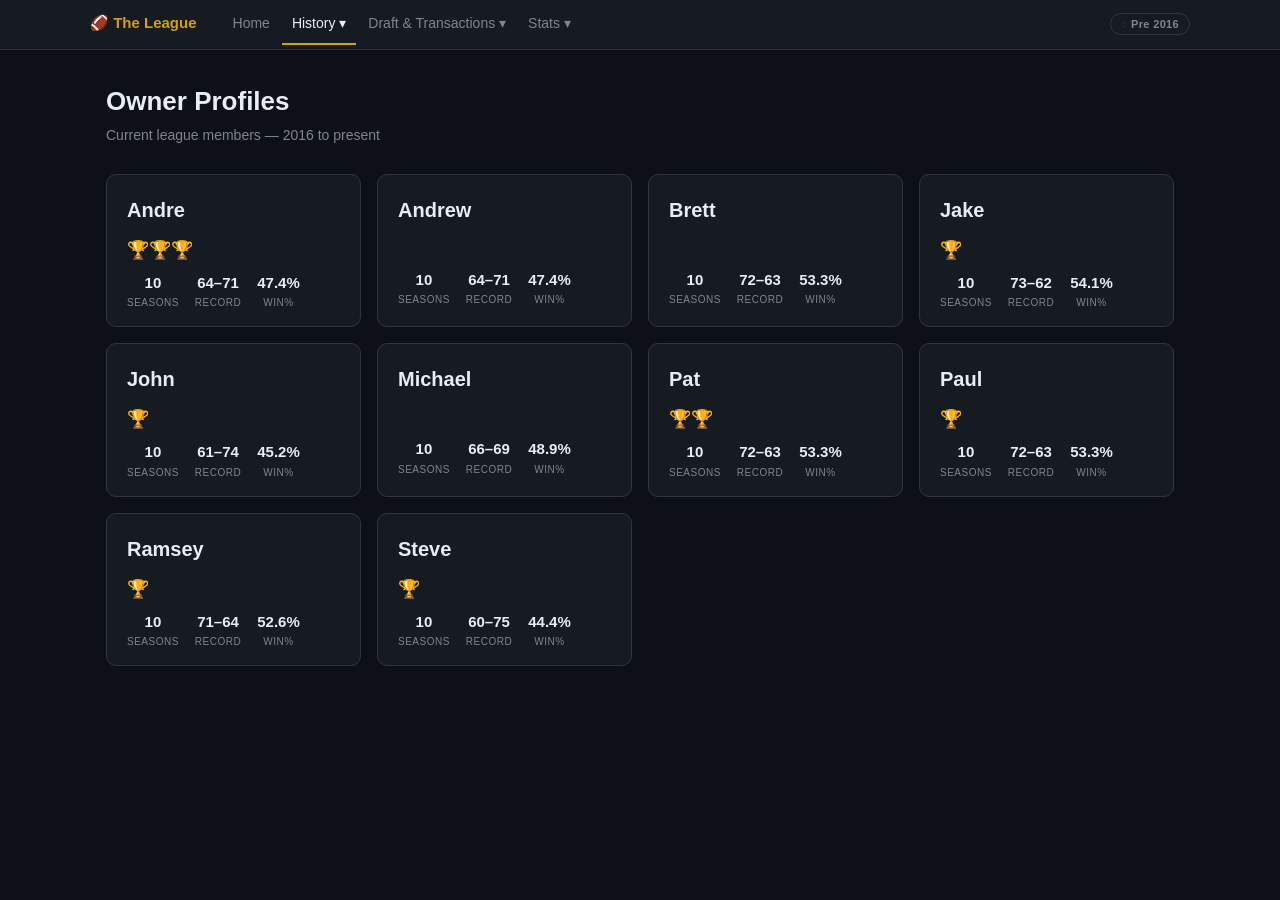
<file: docs/owner.html>
<!DOCTYPE html>
<html lang="en">
<head>
  <meta charset="UTF-8">
  <meta name="viewport" content="width=device-width, initial-scale=1.0">
  <title>Owner Profiles — The League</title>
  <link rel="icon" href="data:image/svg+xml,<svg xmlns='http://www.w3.org/2000/svg'><text y='32' font-size='32'>🏈</text></svg>">
  <link rel="stylesheet" href="css/style.css">
  <style>
    /* ── Owner directory grid ────────────────────────────────────── */
    .owner-grid {
      display: grid;
      grid-template-columns: repeat(auto-fill, minmax(220px, 1fr));
      gap: 16px;
    }
    .owner-card {
      background: var(--surface);
      border: 1px solid var(--border);
      border-radius: 10px;
      padding: 20px 20px 16px;
      cursor: pointer;
      text-decoration: none;
      color: inherit;
      display: block;
      transition: border-color 0.15s, transform 0.1s;
    }
    .owner-card:hover { border-color: var(--gold); text-decoration: none; transform: translateY(-1px); }
    .owner-card-name { font-size: 20px; font-weight: 800; color: var(--text); margin-bottom: 12px; }
    .owner-card-champs { font-size: 18px; margin-bottom: 8px; min-height: 24px; }
    .owner-card-stats { display: flex; gap: 16px; flex-wrap: wrap; }
    .owner-card-stat { text-align: center; }
    .owner-card-stat .val { font-size: 15px; font-weight: 700; color: var(--text); }
    .owner-card-stat .lbl { font-size: 10px; color: var(--muted); text-transform: uppercase; letter-spacing: 0.05em; margin-top: 1px; }

    /* ── Profile hero ────────────────────────────────────────────── */
    .profile-back {
      display: inline-flex;
      align-items: center;
      gap: 6px;
      color: var(--muted);
      font-size: 13px;
      margin-bottom: 20px;
      cursor: pointer;
      text-decoration: none;
    }
    .profile-back:hover { color: var(--text); text-decoration: none; }
    .profile-hero {
      display: flex;
      align-items: flex-start;
      gap: 32px;
      margin-bottom: 36px;
      flex-wrap: wrap;
    }
    .profile-name-block { flex: 1; min-width: 180px; }
    .profile-name {
      font-size: 36px;
      font-weight: 800;
      color: var(--text);
      line-height: 1;
      margin-bottom: 6px;
    }
    .profile-champs { font-size: 22px; margin-bottom: 4px; min-height: 28px; }
    .profile-subtext { color: var(--muted); font-size: 13px; }
    .profile-stats-row {
      display: flex;
      gap: 24px;
      flex-wrap: wrap;
      align-items: center;
    }
    .profile-stat { text-align: center; }
    .profile-stat .val { font-size: 26px; font-weight: 800; color: var(--text); line-height: 1; }
    .profile-stat .lbl { font-size: 10px; color: var(--muted); text-transform: uppercase; letter-spacing: 0.05em; margin-top: 3px; }

    /* ── Highlight cards ─────────────────────────────────────────── */
    .highlights {
      display: grid;
      grid-template-columns: repeat(auto-fill, minmax(190px, 1fr));
      gap: 12px;
      margin-bottom: 32px;
    }
    .highlight-card {
      background: var(--surface);
      border: 1px solid var(--border);
      border-radius: 8px;
      padding: 14px 16px;
    }
    .highlight-card .hl-label {
      font-size: 10px;
      font-weight: 600;
      color: var(--muted);
      text-transform: uppercase;
      letter-spacing: 0.06em;
      margin-bottom: 6px;
    }
    .highlight-card .hl-value { font-size: 18px; font-weight: 700; color: var(--gold); }
    .highlight-card .hl-sub { font-size: 12px; color: var(--muted); margin-top: 2px; }

    /* ── Playoff result badges ───────────────────────────────────── */
    .result-champ    { color: var(--gold);  font-weight: 700; }
    .result-runnerup { color: var(--muted); font-weight: 600; }
    .result-third    { color: #cd7f32;      font-weight: 600; }
    .result-semi     { color: var(--blue);  }
    .result-quarter  { color: var(--blue);  }
    .result-missed   { color: var(--border); }

    /* ── Player Hall of Fame ─────────────────────────────────────── */
    .hof-grid {
      display: grid;
      grid-template-columns: repeat(auto-fill, minmax(170px, 1fr));
      gap: 12px;
      margin-bottom: 28px;
    }
    .hof-card {
      background: var(--surface);
      border: 1px solid var(--border);
      border-radius: 8px;
      padding: 14px 16px;
    }
    .hof-card .hof-name {
      font-size: 14px;
      font-weight: 700;
      color: var(--text);
      margin: 8px 0 4px;
      line-height: 1.3;
    }
    .hof-card .hof-pts {
      font-size: 20px;
      font-weight: 800;
      color: var(--gold);
    }
    .hof-card .hof-years {
      font-size: 11px;
      color: var(--muted);
      margin-top: 3px;
    }
    .hof-card .hof-empty {
      font-size: 13px;
      color: var(--border);
      margin-top: 8px;
    }
    .hof-section-label {
      font-size: 11px;
      font-weight: 700;
      color: var(--muted);
      text-transform: uppercase;
      letter-spacing: 0.07em;
      margin: 0 0 10px;
    }
    .champ-impact-year {
      font-weight: 700;
      color: var(--gold);
      font-size: 14px;
      margin: 20px 0 8px;
    }

    /* ── Keeper badge ────────────────────────────────────────────── */
    .keeper-badge {
      background: rgba(184,134,11,0.18);
      color: #f0c040;
      border: 1px solid rgba(184,134,11,0.5);
      border-radius: 4px;
      padding: 1px 7px;
      font-size: 11px;
      font-weight: 700;
      letter-spacing: 0.04em;
    }
    .pick-label {
      font-size: 11px;
      color: var(--muted);
    }
    .draft-row-keeper td { background: rgba(184,134,11,0.04); }

    @media (max-width: 600px) {
      .profile-hero { gap: 16px; margin-bottom: 24px; }
      .profile-name { font-size: 28px; }
      .profile-stat .val { font-size: 20px; }
      .profile-stats-row { gap: 16px; }
    }
  </style>
</head>
<body>

<nav>
  <div class="nav-inner">
    <a href="index.html" class="nav-brand">🏈 The League</a>
    <a href="index.html">Home</a>
    <div class="nav-group">
      <button class="nav-group-btn active">History ▾</button>
      <div class="nav-dropdown">
        <a href="season.html">Seasons</a>
        <a href="alltime.html">All-Time</a>
        <a href="h2h.html">Head-to-Head</a>
        <a href="extrapoints.html">Extra Points</a>
        <a href="timeline.html">Season Timeline</a>
        <a href="owner.html" class="active">Owner Profiles</a>
        <a href="finalrosters.html">Final Rosters</a>
      </div>
    </div>
    <div class="nav-group">
      <button class="nav-group-btn">Draft & Transactions ▾</button>
      <div class="nav-dropdown">
        <a href="draft.html">Draft</a>
        <a href="transactions.html">Transactions</a>
      </div>
    </div>
    <div class="nav-group">
      <button class="nav-group-btn">Stats ▾</button>
      <div class="nav-dropdown">
        <a href="players.html">Player History</a>
        <a href="rules.html">Rules</a>
      </div>
    </div>
  </div>
</nav>

<main>
  <div id="app"><div class="loading">Loading…</div></div>
</main>

<script src="js/utils.js"></script>
<script>
// ── Playoff result for an owner in a single season ────────────────────────────
function getPlayoffResult(ownerTeams, matchups) {
  const pg = matchups.filter(m => m.playoff);
  if (!pg.length) return null;

  const inGame  = m => ownerTeams.has(m.team1) || ownerTeams.has(m.team2);
  const wonGame = m => {
    const s1 = parseFloat(m.score1), s2 = parseFloat(m.score2);
    return s1 > s2 ? ownerTeams.has(m.team1) : ownerTeams.has(m.team2);
  };

  const champ = pg.find(m => m.round === 'Championship');
  if (champ && inGame(champ)) return wonGame(champ) ? 'champion' : 'runnerup';

  const third = pg.find(m => m.round === '3rd Place');
  if (third && inGame(third)) return wonGame(third) ? 'third' : 'fourth';

  if (pg.some(m => m.round === 'Semifinal'   && inGame(m))) return 'semi';
  if (pg.some(m => m.round === 'Quarterfinal' && inGame(m))) return 'quarter';

  return 'missed';
}

const RESULT_LABELS = {
  champion:  { label: '🏆 Champion',    cls: 'result-champ' },
  runnerup:  { label: '🥈 Runner-Up',   cls: 'result-runnerup' },
  third:     { label: '🥉 3rd Place',   cls: 'result-third' },
  fourth:    { label: '4th Place',       cls: 'result-third' },
  semi:      { label: 'Semifinal',       cls: 'result-semi' },
  quarter:   { label: 'Quarterfinal',    cls: 'result-quarter' },
  missed:    { label: 'Missed Playoffs', cls: 'result-missed' },
};

// ── Draft: identify keeper and true first pick for a given owner/year ──────────
function buildDraftHighlights(ownerName, seasons, allStandings, allDraft, keepersManual) {
  const highlights = [];
  for (const year of [...seasons].reverse()) {
    const standings = allStandings[year] || [];
    const draft     = allDraft[year]     || [];
    const ownerEntry = standings.find(s => normOwner(s.owner) === ownerName);
    if (!ownerEntry || !draft.length) continue;
    const ownerTeam = ownerEntry.team;

    let keeper    = null;
    let firstPick = null;

    if (year < PRE_MODERN_CUTOFF) {
      // Pre-2016: no keeper system — round 1 is a genuine first pick
      firstPick = draft.find(d => d.team === ownerTeam && d.round === 1) || null;
    } else if (year <= 2024) {
      // 2016–2024: round 1 = keeper, round 2 = true first pick
      keeper    = draft.find(d => d.team === ownerTeam && d.round === 1) || null;
      firstPick = draft.find(d => d.team === ownerTeam && d.round === 2) || null;
    } else {
      // 2025+: keeper from manual list (any round)
      const manual = (keepersManual || []).find(k => normOwner(k.owner) === ownerName);
      if (manual) {
        keeper = draft.find(d => d.team === ownerTeam && d.round === manual.round) || null;
      }
      // First actual pick: round 1 if keeper is not in round 1, else round 2
      const keeperRound = manual ? manual.round : null;
      const fpRound = keeperRound === 1 ? 2 : 1;
      firstPick = draft.find(d => d.team === ownerTeam && d.round === fpRound) || null;
    }

    if (keeper || firstPick) highlights.push({ year, keeper, firstPick });
  }
  return highlights;
}

// ── Player Hall of Fame ───────────────────────────────────────────────────────
function buildPlayerHoF(ownerName, seasons, allStandings, allLineups, champYears) {
  const BN_SLOTS  = new Set(['BN', 'IR', 'IL']);
  const POSITIONS = ['QB', 'RB', 'WR', 'TE', 'K', 'DEF'];

  const playerMap     = {}; // `player|pos` → { player, pos, pts, seasons: Set }
  const champSeasons  = {}; // year → { team, players: { `player|pos` → { player, pos, pts } } }

  for (const year of seasons) {
    const standings = allStandings[year] || [];
    const lineups   = allLineups[year]   || [];
    const ownerEntry = standings.find(s => normOwner(s.owner) === ownerName);
    if (!ownerEntry) continue;
    const ownerTeam  = ownerEntry.team;
    const isChamp    = champYears.includes(year);
    if (isChamp) champSeasons[year] = { team: ownerTeam, players: {} };

    for (const l of lineups) {
      if (l.team !== ownerTeam) continue;
      if (BN_SLOTS.has(l.slot))  continue;

      const pts = parseFloat(l.fantasy_pts) || 0;
      const pos = l.pos;
      const key = `${l.player}|${pos}`;

      if (!playerMap[key]) playerMap[key] = { player: l.player, pos, pts: 0, seasons: new Set() };
      playerMap[key].pts += pts;
      playerMap[key].seasons.add(year);

      if (isChamp) {
        const cp = champSeasons[year].players;
        if (!cp[key]) cp[key] = { player: l.player, pos, pts: 0 };
        cp[key].pts += pts;
      }
    }
  }

  // Position leaders
  const posLeaders = {};
  for (const entry of Object.values(playerMap)) {
    if (!POSITIONS.includes(entry.pos)) continue;
    if (!posLeaders[entry.pos] || entry.pts > posLeaders[entry.pos].pts) {
      const sortedYears = [...entry.seasons].sort((a, b) => a - b);
      posLeaders[entry.pos] = { ...entry, seasons: sortedYears };
    }
  }

  // Championship impact: top 7 starters per champ season, sorted by pts
  const champImpact = champYears
    .filter(y => champSeasons[y])
    .map(y => ({
      year: y,
      team: champSeasons[y].team,
      players: Object.values(champSeasons[y].players)
        .sort((a, b) => b.pts - a.pts)
        .slice(0, 7),
    }));

  return { posLeaders, champImpact };
}

// ── Main entry point ───────────────────────────────────────────────────────────
document.addEventListener('DOMContentLoaded', async () => {
  const ownerParam       = new URLSearchParams(location.search).get('owner');
  const includePreModern = localStorage.getItem('includePreModern') === 'true';

  // For the directory, always use modern seasons; profiles respect the toggle
  const modernSeasons = ALL_SEASONS.filter(y => y >= PRE_MODERN_CUTOFF);
  const profileSeasons = includePreModern ? ALL_SEASONS : modernSeasons;
  const loadSeasons    = ownerParam ? profileSeasons : modernSeasons;

  // Load all data for the relevant seasons
  const [allStandings, allMatchups, allDraft, allLineups, keepersManual] = await Promise.all([
    Promise.all(loadSeasons.map(y => loadFile(y, 'standings.json').catch(() => null)))
      .then(arr => Object.fromEntries(loadSeasons.map((y, i) => [y, arr[i]]))),
    Promise.all(loadSeasons.map(y => loadFile(y, 'matchups.json').catch(() => null)))
      .then(arr => Object.fromEntries(loadSeasons.map((y, i) => [y, arr[i]]))),
    Promise.all(loadSeasons.map(y => loadFile(y, 'draft.json').catch(() => null)))
      .then(arr => Object.fromEntries(loadSeasons.map((y, i) => [y, arr[i]]))),
    Promise.all(loadSeasons.map(y => loadFile(y, 'weekly_lineups.json').catch(() => null)))
      .then(arr => Object.fromEntries(loadSeasons.map((y, i) => [y, arr[i]]))),
    loadFile(2025, 'keepers_manual.json').catch(() => []),
  ]);

  // Build owner → years map from modern seasons (determines who's in the directory)
  const ownerSeasons = {};
  for (const year of modernSeasons) {
    const standings = allStandings[year] || [];
    standings.forEach(s => {
      const owner = normOwner(s.owner);
      (ownerSeasons[owner] = ownerSeasons[owner] || []).push(year);
    });
  }

  // Career stats aggregated across loadSeasons
  function buildCareerStats(ownerName) {
    let wins = 0, losses = 0, pf = 0, pa = 0;
    let championships = 0, numSeasons = 0;
    const seasonRows = [];

    for (const year of loadSeasons) {
      const standings = allStandings[year] || [];
      const matchups  = allMatchups[year]  || [];
      const entry = standings.find(s => normOwner(s.owner) === ownerName);
      if (!entry) continue;

      numSeasons++;
      const w    = parseInt(entry.wins)          || 0;
      const l    = parseInt(entry.losses)        || 0;
      const pfV  = parseFloat(entry.points_for)  || 0;
      const paV  = parseFloat(entry.points_against) || 0;
      wins   += w; losses += l; pf += pfV; pa += paV;

      const ownerTeams = new Set(
        standings.filter(s => normOwner(s.owner) === ownerName).map(s => s.team)
      );
      const result = getPlayoffResult(ownerTeams, matchups);
      if (result === 'champion') championships++;

      seasonRows.push({
        year, team: entry.team,
        wins: w, losses: l, pf: pfV, pa: paV,
        rank: parseInt(entry.rank), result,
      });
    }
    return { wins, losses, pf, pa, championships, numSeasons, seasonRows };
  }

  if (ownerParam) {
    renderProfile(ownerParam, allStandings, allMatchups, allDraft, allLineups,
                  keepersManual, loadSeasons, buildCareerStats);
  } else {
    renderDirectory(ownerSeasons, buildCareerStats);
  }
});

// ── Directory view ─────────────────────────────────────────────────────────────
function renderDirectory(ownerSeasons, buildCareerStats) {
  document.title = 'Owner Profiles — The League';
  const owners = Object.keys(ownerSeasons).sort();

  const cards = owners.map(owner => {
    const stats = buildCareerStats(owner);
    const winPct = stats.wins + stats.losses > 0
      ? ((stats.wins / (stats.wins + stats.losses)) * 100).toFixed(1)
      : '—';
    const champs = '🏆'.repeat(stats.championships) || '';
    return `
      <a class="owner-card" href="owner.html?owner=${encodeURIComponent(owner)}">
        <div class="owner-card-name">${owner}</div>
        <div class="owner-card-champs">${champs}</div>
        <div class="owner-card-stats">
          <div class="owner-card-stat"><div class="val">${stats.numSeasons}</div><div class="lbl">Seasons</div></div>
          <div class="owner-card-stat"><div class="val">${stats.wins}–${stats.losses}</div><div class="lbl">Record</div></div>
          <div class="owner-card-stat"><div class="val">${winPct}%</div><div class="lbl">Win%</div></div>
        </div>
      </a>
    `;
  }).join('');

  document.getElementById('app').innerHTML = `
    <div class="page-header">
      <h1>Owner Profiles</h1>
      <p>Current league members — 2016 to present</p>
    </div>
    <div class="owner-grid">${cards}</div>
  `;
}

// ── Profile view ───────────────────────────────────────────────────────────────
function renderProfile(ownerName, allStandings, allMatchups, allDraft, allLineups,
                       keepersManual, seasons, buildCareerStats) {
  document.title = `${ownerName} — The League`;

  const stats = buildCareerStats(ownerName);
  if (!stats.numSeasons) {
    document.getElementById('app').innerHTML = `
      <a class="profile-back" href="owner.html">← All Owners</a>
      <p style="color:var(--muted)">No data found for "${ownerName}".</p>
    `;
    return;
  }

  const { wins, losses, pf, pa, championships, numSeasons, seasonRows } = stats;
  const totalGames = wins + losses;
  const winPct  = totalGames ? ((wins / totalGames) * 100).toFixed(1) : '—';
  const champStr = '🏆'.repeat(championships) || '';

  // Season range label
  const years = seasonRows.map(r => r.year).sort((a, b) => a - b);
  const seasonRange = years.length > 1 ? `${years[0]}–${years[years.length - 1]}` : `${years[0]}`;

  // ── Career highlights ──────────────────────────────────────────
  const byWins   = [...seasonRows].sort((a, b) => b.wins - a.wins   || b.pf - a.pf);
  const byPF     = [...seasonRows].sort((a, b) => b.pf - a.pf);
  const byLoss   = [...seasonRows].sort((a, b) => b.losses - a.losses || a.pf - b.pf);
  const bestWin  = byWins[0];
  const bestPF   = byPF[0];
  const worstSzn = byLoss[0];
  const playoffCount = seasonRows.filter(r => r.result !== 'missed').length;

  const highlights = [
    { label: 'Best Record',           value: `${bestWin.wins}–${bestWin.losses}`, sub: bestWin.year },
    { label: 'Best Scoring Season',   value: bestPF.pf.toFixed(0) + ' pts',       sub: bestPF.year },
    { label: 'Worst Record',          value: `${worstSzn.wins}–${worstSzn.losses}`, sub: worstSzn.year },
    { label: 'Playoff Appearances',   value: `${playoffCount} / ${numSeasons}`,   sub: `${((playoffCount/numSeasons)*100).toFixed(0)}% appearance rate` },
    { label: 'Avg PF / Season',       value: (pf / numSeasons).toFixed(0) + ' pts', sub: `${(pa / numSeasons).toFixed(0)} pts against` },
  ];

  // ── Player Hall of Fame ────────────────────────────────────────
  const champYears = seasonRows.filter(r => r.result === 'champion').map(r => r.year);
  const { posLeaders, champImpact } = buildPlayerHoF(ownerName, seasons, allStandings, allLineups, champYears);

  const POSITIONS = ['QB', 'RB', 'WR', 'TE', 'K', 'DEF'];

  const hofCardsHtml = POSITIONS.map(pos => {
    const leader = posLeaders[pos];
    if (!leader) {
      return `
        <div class="hof-card">
          <span class="pos-${pos}" style="font-size:11px;font-weight:700">${pos}</span>
          <div class="hof-empty">—</div>
        </div>`;
    }
    const yrs = leader.seasons;
    const yearLabel = yrs.length > 1 ? `${yrs[0]}–${yrs[yrs.length - 1]}` : `${yrs[0]}`;
    return `
      <div class="hof-card">
        <span class="pos-${pos}" style="font-size:11px;font-weight:700">${pos}</span>
        <div class="hof-name">${leader.player}</div>
        <div class="hof-pts">${leader.pts.toFixed(0)} pts</div>
        <div class="hof-years">${yearLabel}</div>
      </div>`;
  }).join('');

  const champImpactHtml = champImpact.length ? `
    <p class="hof-section-label" style="margin-top:24px">Championship Season Impact</p>
    ${champImpact.map(({ year, team, players }) => `
      <div class="champ-impact-year">🏆 ${year} — <span style="font-weight:400;color:var(--muted);font-size:12px">${team}</span></div>
      <div class="table-wrap" style="margin-bottom:8px">
        <table>
          <thead>
            <tr>
              <th>Player</th>
              <th>Pos</th>
              <th class="num">Season Pts</th>
            </tr>
          </thead>
          <tbody>
            ${players.map(p => `
              <tr>
                <td>${p.player}</td>
                <td><span class="pos-${p.pos}" style="font-size:11px;font-weight:600">${p.pos}</span></td>
                <td class="num">${p.pts.toFixed(0)}</td>
              </tr>`).join('')}
          </tbody>
        </table>
      </div>`).join('')}
  ` : '';

  // ── Season-by-season table rows ────────────────────────────────
  const seasonTableRows = [...seasonRows].reverse().map(r => {
    const res = RESULT_LABELS[r.result] || { label: '—', cls: '' };
    return `
      <tr>
        <td><a href="season.html?year=${r.year}">${r.year}</a></td>
        <td style="color:var(--muted);font-size:12px">${r.team}</td>
        <td class="num win">${r.wins}</td>
        <td class="num loss">${r.losses}</td>
        <td class="num">${r.pf.toFixed(2)}</td>
        <td class="num">${r.rank}</td>
        <td><span class="${res.cls}">${res.label}</span></td>
      </tr>
    `;
  }).join('');

  // ── H2H records ────────────────────────────────────────────────
  const h2hWins = {}, h2hLoss = {};
  for (const year of seasons) {
    const standings = allStandings[year] || [];
    const matchups  = allMatchups[year]  || [];
    const ownerTeams = new Set(
      standings.filter(s => normOwner(s.owner) === ownerName).map(s => s.team)
    );
    if (!ownerTeams.size) continue;
    const teamOwner = buildTeamOwnerMap(standings);

    matchups.filter(m => !m.playoff).forEach(m => {
      const isTeam1 = ownerTeams.has(m.team1);
      const isTeam2 = ownerTeams.has(m.team2);
      if (!isTeam1 && !isTeam2) return;

      const oppTeam  = isTeam1 ? m.team2 : m.team1;
      const oppOwner = normOwner(teamOwner[oppTeam] || oppTeam);
      if (oppOwner === ownerName) return;

      const s1 = parseFloat(m.score1), s2 = parseFloat(m.score2);
      const won = isTeam1 ? s1 > s2 : s2 > s1;

      if (won) h2hWins[oppOwner] = (h2hWins[oppOwner] || 0) + 1;
      else     h2hLoss[oppOwner] = (h2hLoss[oppOwner] || 0) + 1;
    });
  }

  const h2hOwners = [...new Set([...Object.keys(h2hWins), ...Object.keys(h2hLoss)])].sort();
  const h2hRows = h2hOwners.map(opp => {
    const w = h2hWins[opp] || 0, l = h2hLoss[opp] || 0;
    const g = w + l;
    const pct    = g ? ((w / g) * 100).toFixed(1) : '—';
    const pctNum = g ? w / g : 0;
    return { opp, w, l, pct, pctNum, g };
  }).sort((a, b) => b.pctNum - a.pctNum || b.g - a.g);

  const h2hTableRows = h2hRows.map(r => `
    <tr>
      <td><a href="owner.html?owner=${encodeURIComponent(r.opp)}">${r.opp}</a></td>
      <td class="num win">${r.w}</td>
      <td class="num loss">${r.l}</td>
      <td class="num">${r.g}</td>
      <td class="num">${r.pct}%</td>
    </tr>
  `).join('');

  // ── Draft History: keepers + first picks ───────────────────────
  const draftHighlights = buildDraftHighlights(ownerName, seasons, allStandings, allDraft, keepersManual);

  // Favorite kept position (from keeper picks; fall back to first picks for pre-2016)
  const positionCounts = {};
  for (const { year, keeper, firstPick } of draftHighlights) {
    const pick = keeper || (year < PRE_MODERN_CUTOFF ? firstPick : null);
    if (pick) positionCounts[pick.position] = (positionCounts[pick.position] || 0) + 1;
  }
  const topPos = Object.entries(positionCounts).sort((a, b) => b[1] - a[1]);
  const favPos = topPos.map(([pos, cnt]) => `${pos} (${cnt})`).join(', ');

  const draftRows = draftHighlights.map(({ year, keeper, firstPick }) => {
    let rows = '';
    if (keeper) {
      rows += `
        <tr class="draft-row-keeper">
          <td>${year}</td>
          <td class="num" style="color:var(--muted)">Rd ${keeper.round}</td>
          <td>${keeper.player}</td>
          <td><span class="pos-${keeper.position}" style="font-size:11px;font-weight:600">${keeper.position}</span></td>
          <td><span class="keeper-badge">K</span></td>
        </tr>`;
    }
    if (firstPick) {
      rows += `
        <tr>
          <td>${keeper ? '' : year}</td>
          <td class="num" style="color:var(--muted)">Rd ${firstPick.round}</td>
          <td>${firstPick.player}</td>
          <td><span class="pos-${firstPick.position}" style="font-size:11px;font-weight:600">${firstPick.position}</span></td>
          <td><span class="pick-label">1st Pick</span></td>
        </tr>`;
    }
    return rows;
  }).join('');

  const draftNote = `<span style="font-weight:400;color:var(--muted);font-size:11px">
    (keepers &amp; first picks — Rd&nbsp;1 picks prior to 2025 are keepers; true 1st pick = Rd&nbsp;2)
  </span>`;

  // ── Render ─────────────────────────────────────────────────────
  document.getElementById('app').innerHTML = `
    <a class="profile-back" href="owner.html">← All Owners</a>

    <div class="profile-hero">
      <div class="profile-name-block">
        <div class="profile-name">${ownerName}</div>
        <div class="profile-champs">${champStr}</div>
        <div class="profile-subtext">${numSeasons} season${numSeasons !== 1 ? 's' : ''} &bull; ${seasonRange}</div>
      </div>
      <div class="profile-stats-row">
        <div class="profile-stat"><div class="val">${wins}–${losses}</div><div class="lbl">All-Time Record</div></div>
        <div class="profile-stat"><div class="val">${winPct}%</div><div class="lbl">Win %</div></div>
        <div class="profile-stat"><div class="val">${championships}</div><div class="lbl">Championships</div></div>
        <div class="profile-stat"><div class="val">${pf.toFixed(0)}</div><div class="lbl">Total PF</div></div>
      </div>
    </div>

    <div class="highlights">
      ${highlights.map(h => `
        <div class="highlight-card">
          <div class="hl-label">${h.label}</div>
          <div class="hl-value">${h.value}</div>
          <div class="hl-sub">${h.sub}</div>
        </div>
      `).join('')}
    </div>

    <section>
      <h2>Player Hall of Fame</h2>
      <p class="hof-section-label">All-Time Position Leaders</p>
      <div class="hof-grid">${hofCardsHtml}</div>
      ${champImpactHtml}
    </section>

    <section>
      <h2>Season by Season</h2>
      <div class="table-wrap">
        <table>
          <thead>
            <tr>
              <th>Year</th>
              <th>Team</th>
              <th class="num">W</th>
              <th class="num">L</th>
              <th class="num">PF</th>
              <th class="num">Finish</th>
              <th>Playoff Result</th>
            </tr>
          </thead>
          <tbody>${seasonTableRows}</tbody>
        </table>
      </div>
    </section>

    <section>
      <h2>Head-to-Head vs All Owners <span style="font-weight:400;color:var(--muted);font-size:11px">(regular season)</span></h2>
      <div class="table-wrap">
        <table>
          <thead>
            <tr>
              <th>Opponent</th>
              <th class="num">W</th>
              <th class="num">L</th>
              <th class="num">Games</th>
              <th class="num">Win%</th>
            </tr>
          </thead>
          <tbody>${h2hTableRows}</tbody>
        </table>
      </div>
    </section>

    <section>
      <h2>Draft History ${draftNote}</h2>
      ${favPos ? `<p style="color:var(--muted);font-size:12px;margin-bottom:12px">Favorite kept position: <strong style="color:var(--text)">${favPos}</strong></p>` : ''}
      <div class="table-wrap">
        <table>
          <thead>
            <tr>
              <th>Year</th>
              <th class="num">Round</th>
              <th>Player</th>
              <th>Pos</th>
              <th>Type</th>
            </tr>
          </thead>
          <tbody>${draftRows || '<tr><td colspan="5" style="color:var(--muted);text-align:center;padding:24px">No draft data available</td></tr>'}</tbody>
        </table>
      </div>
    </section>
  `;
}
</script>
</body>
</html>
</file>
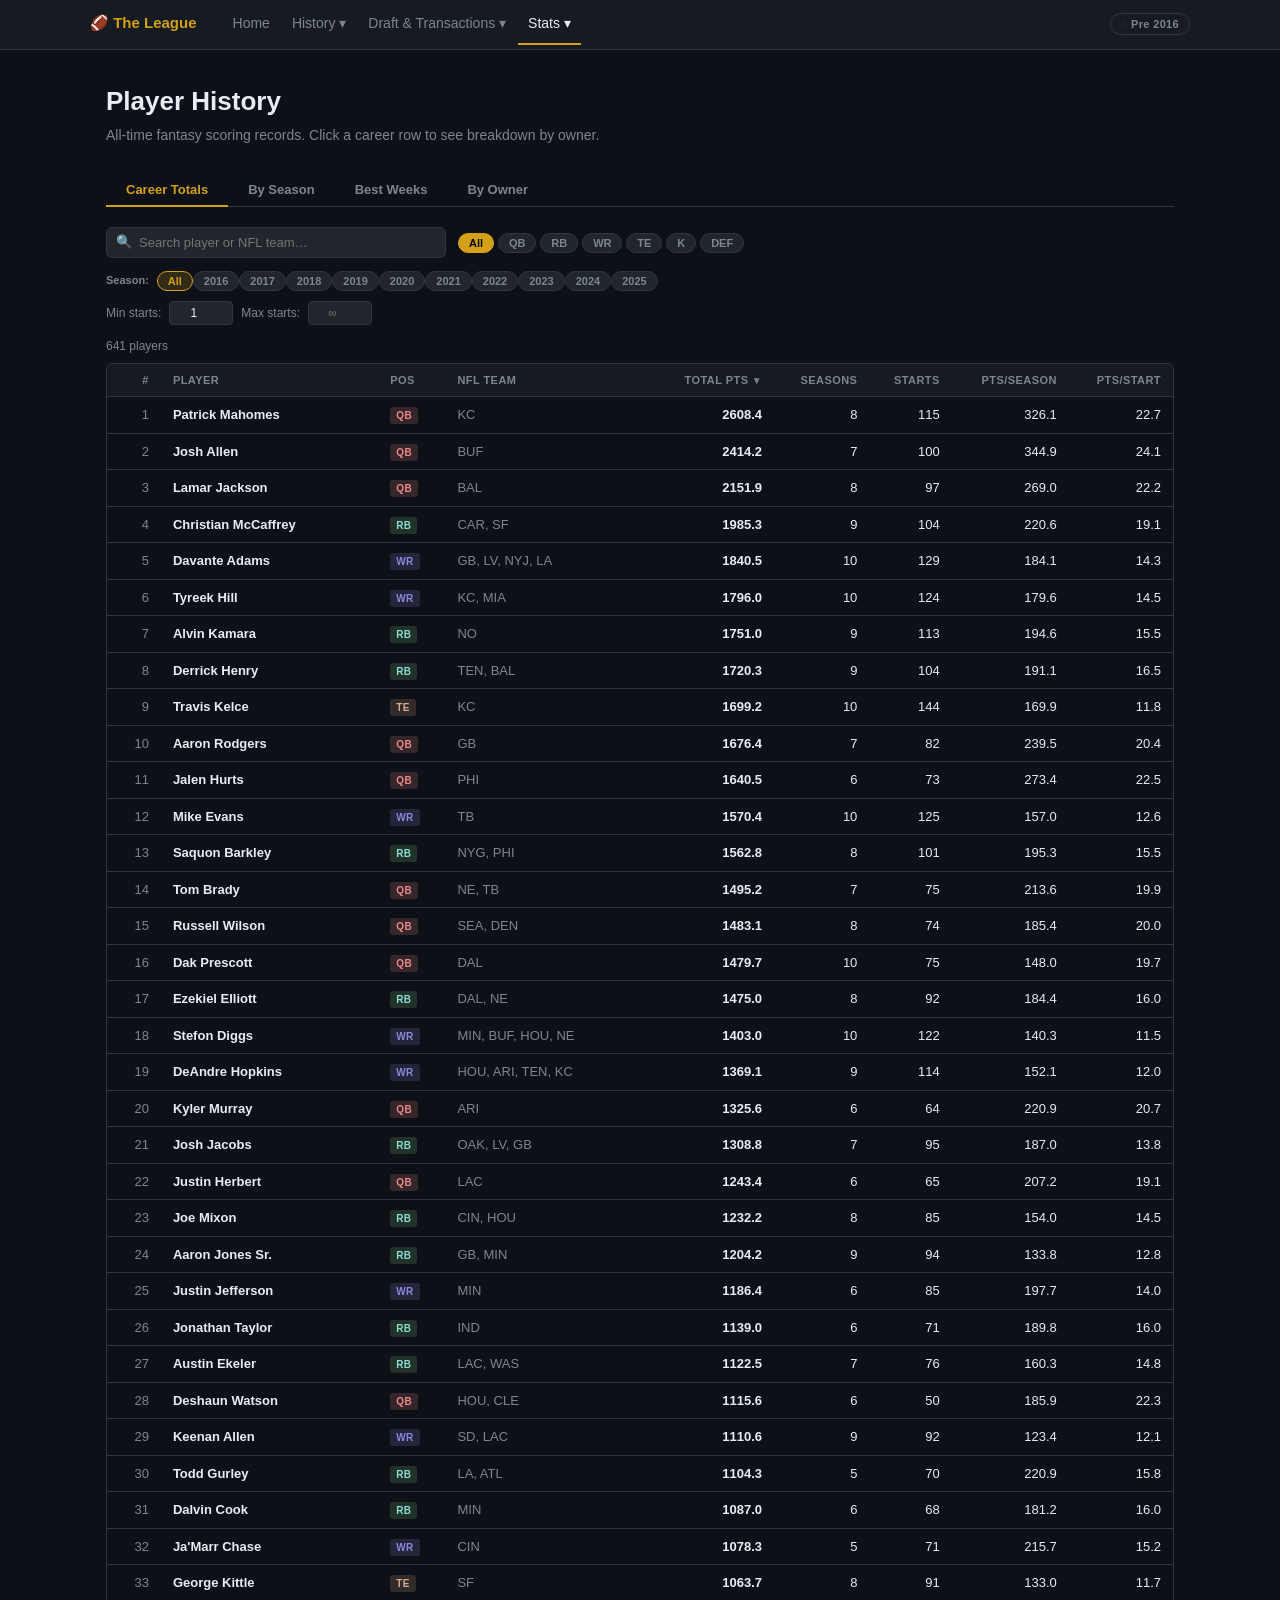
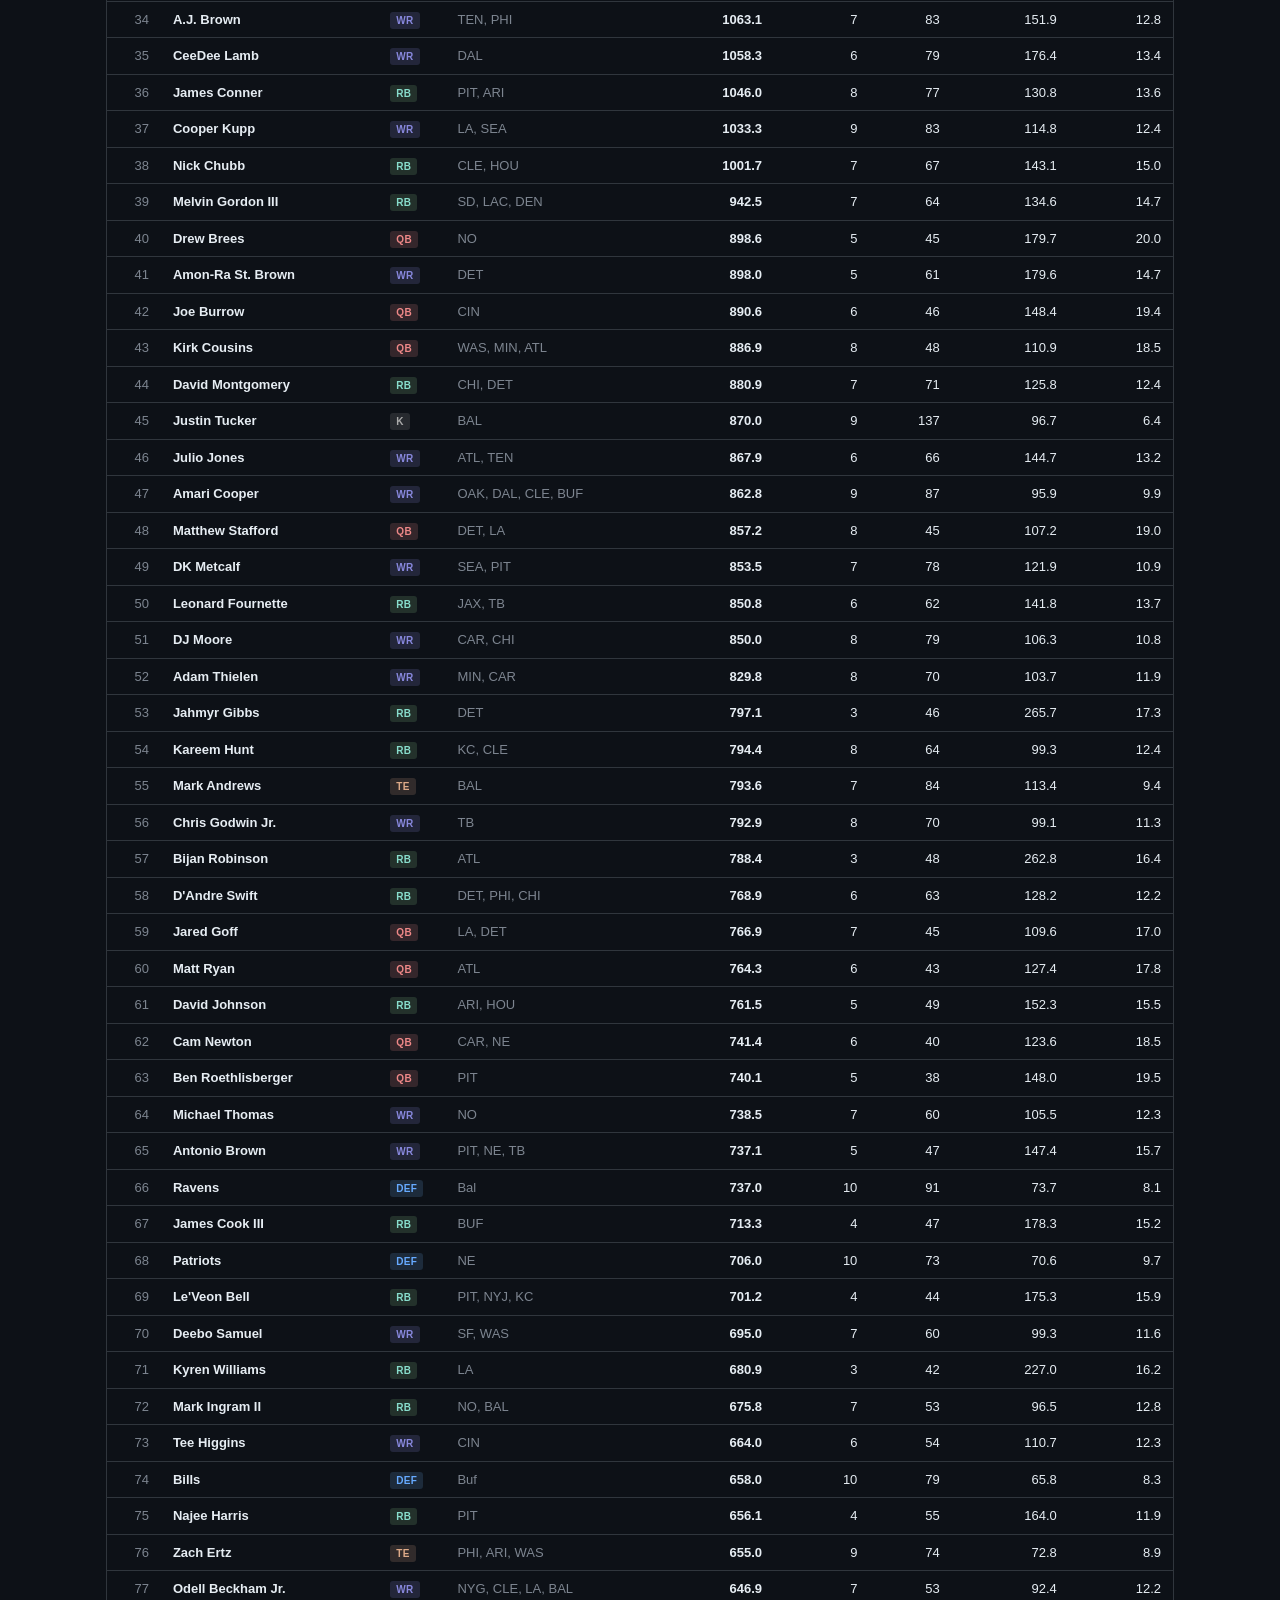
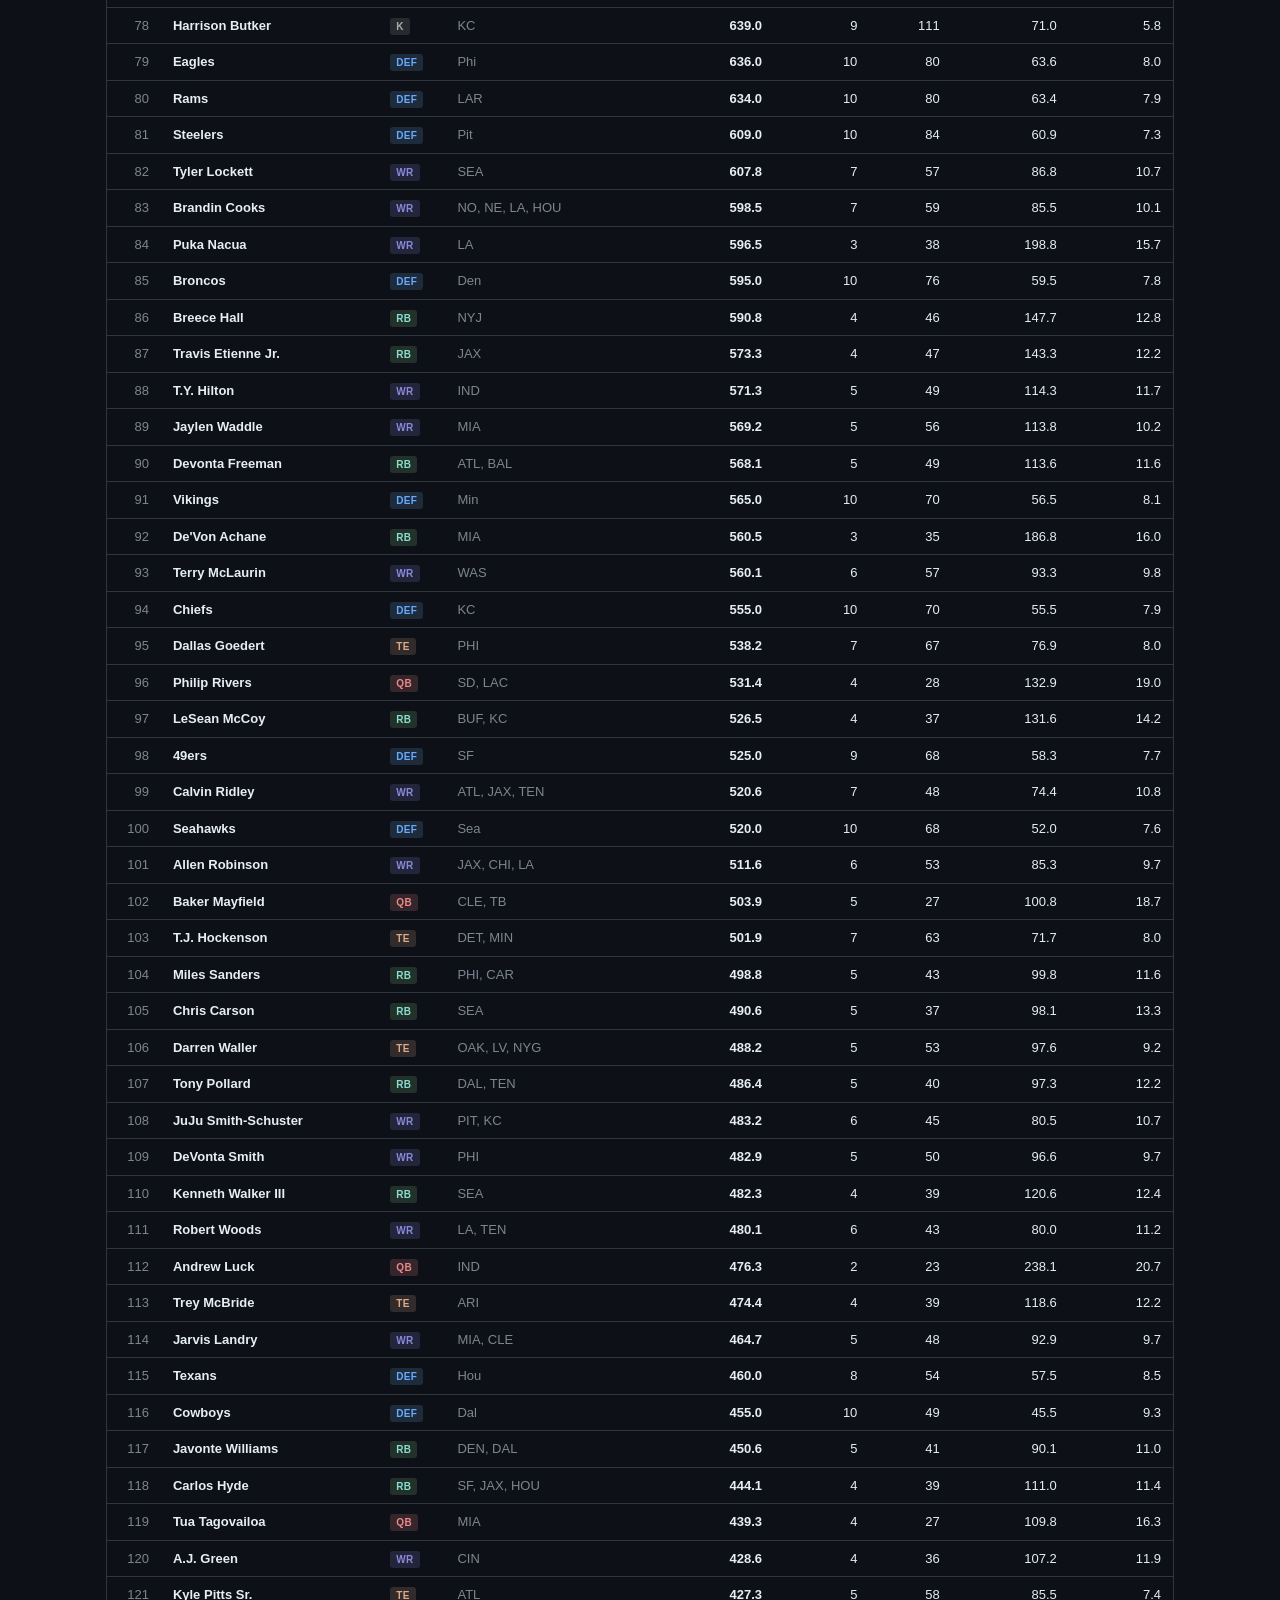
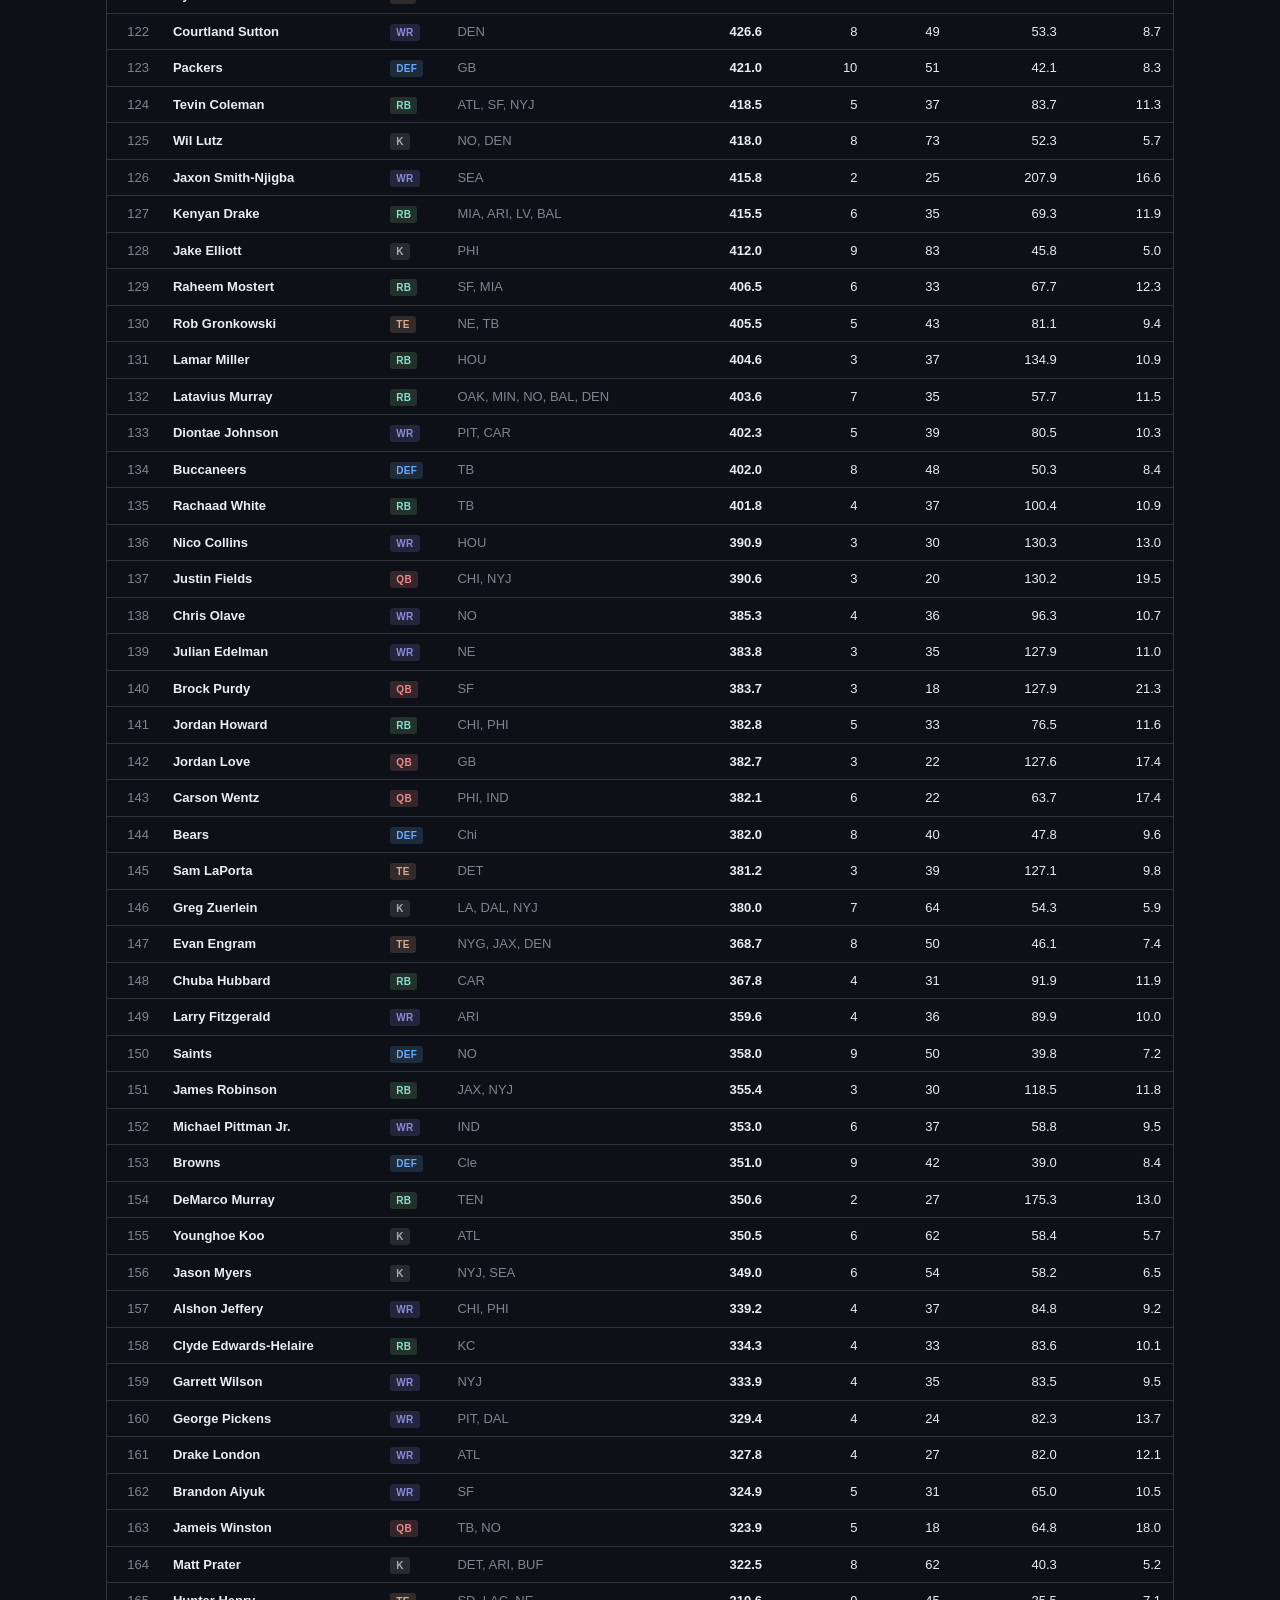
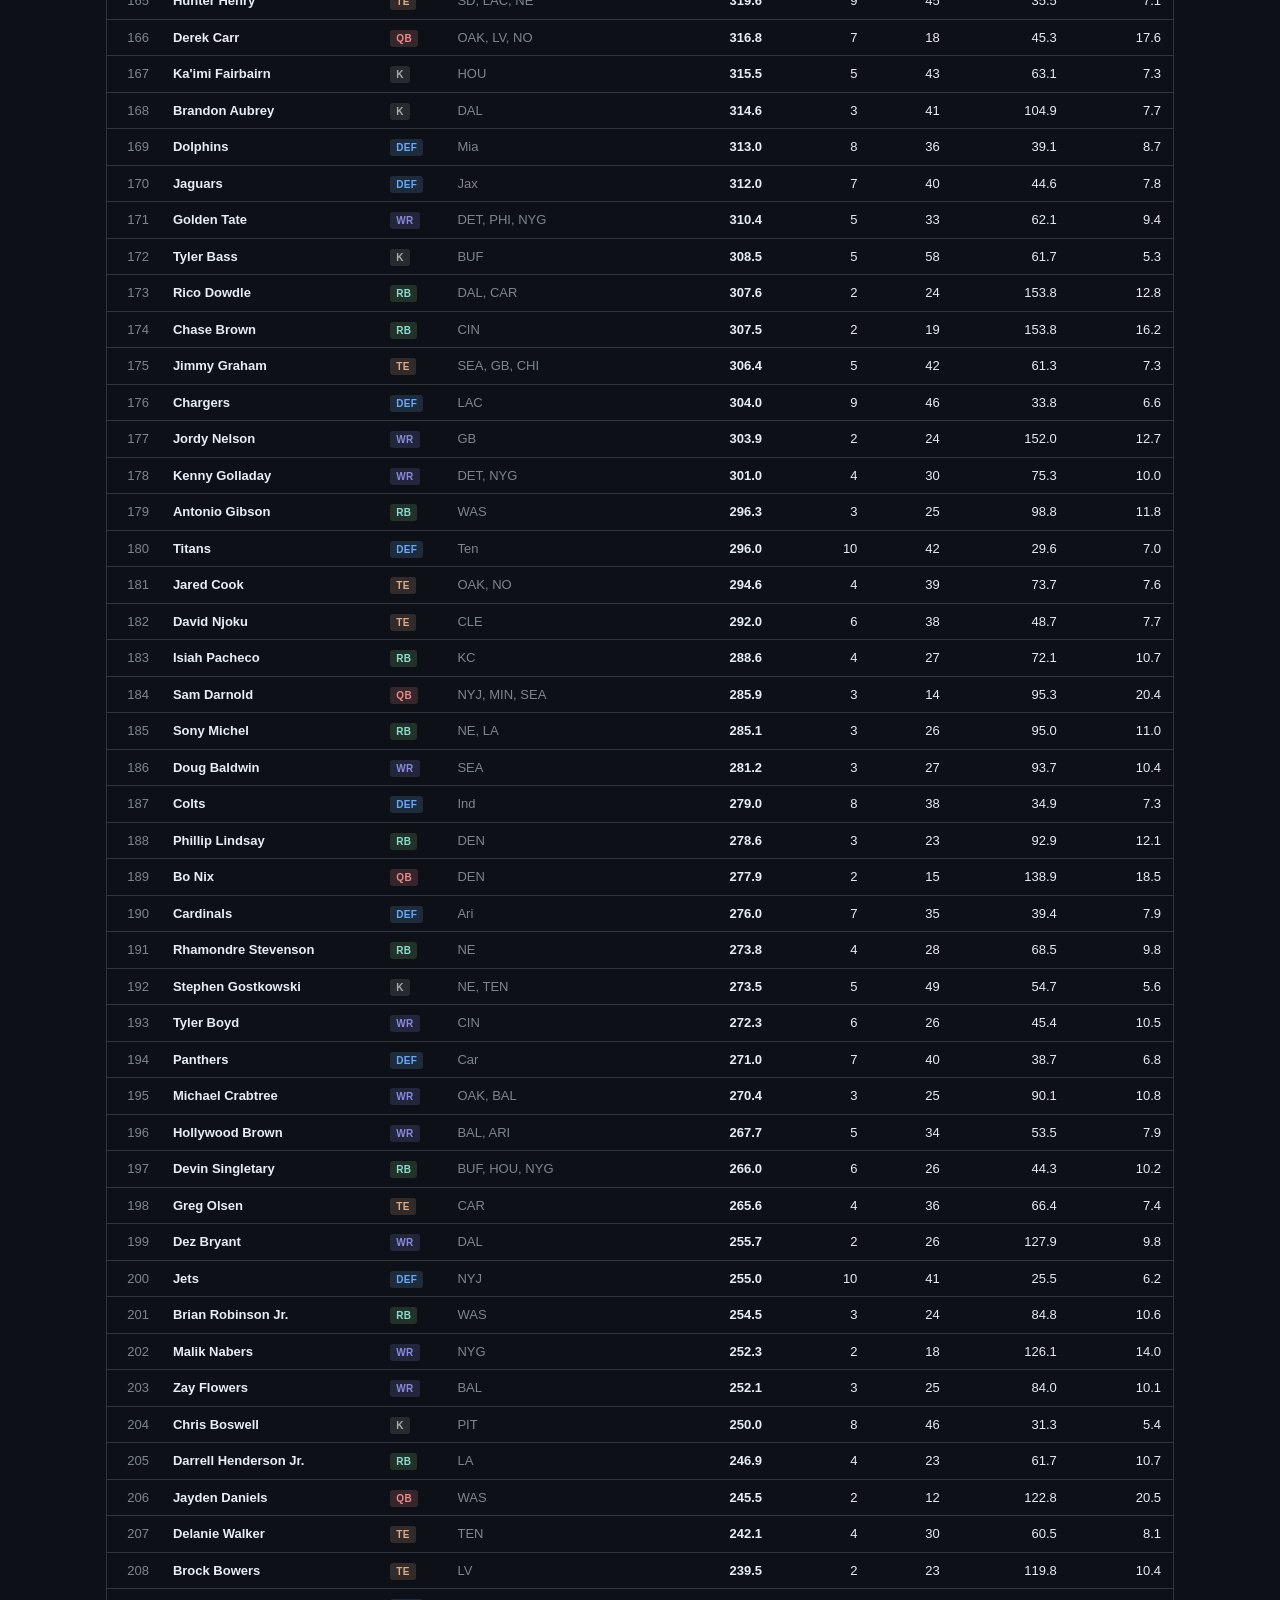
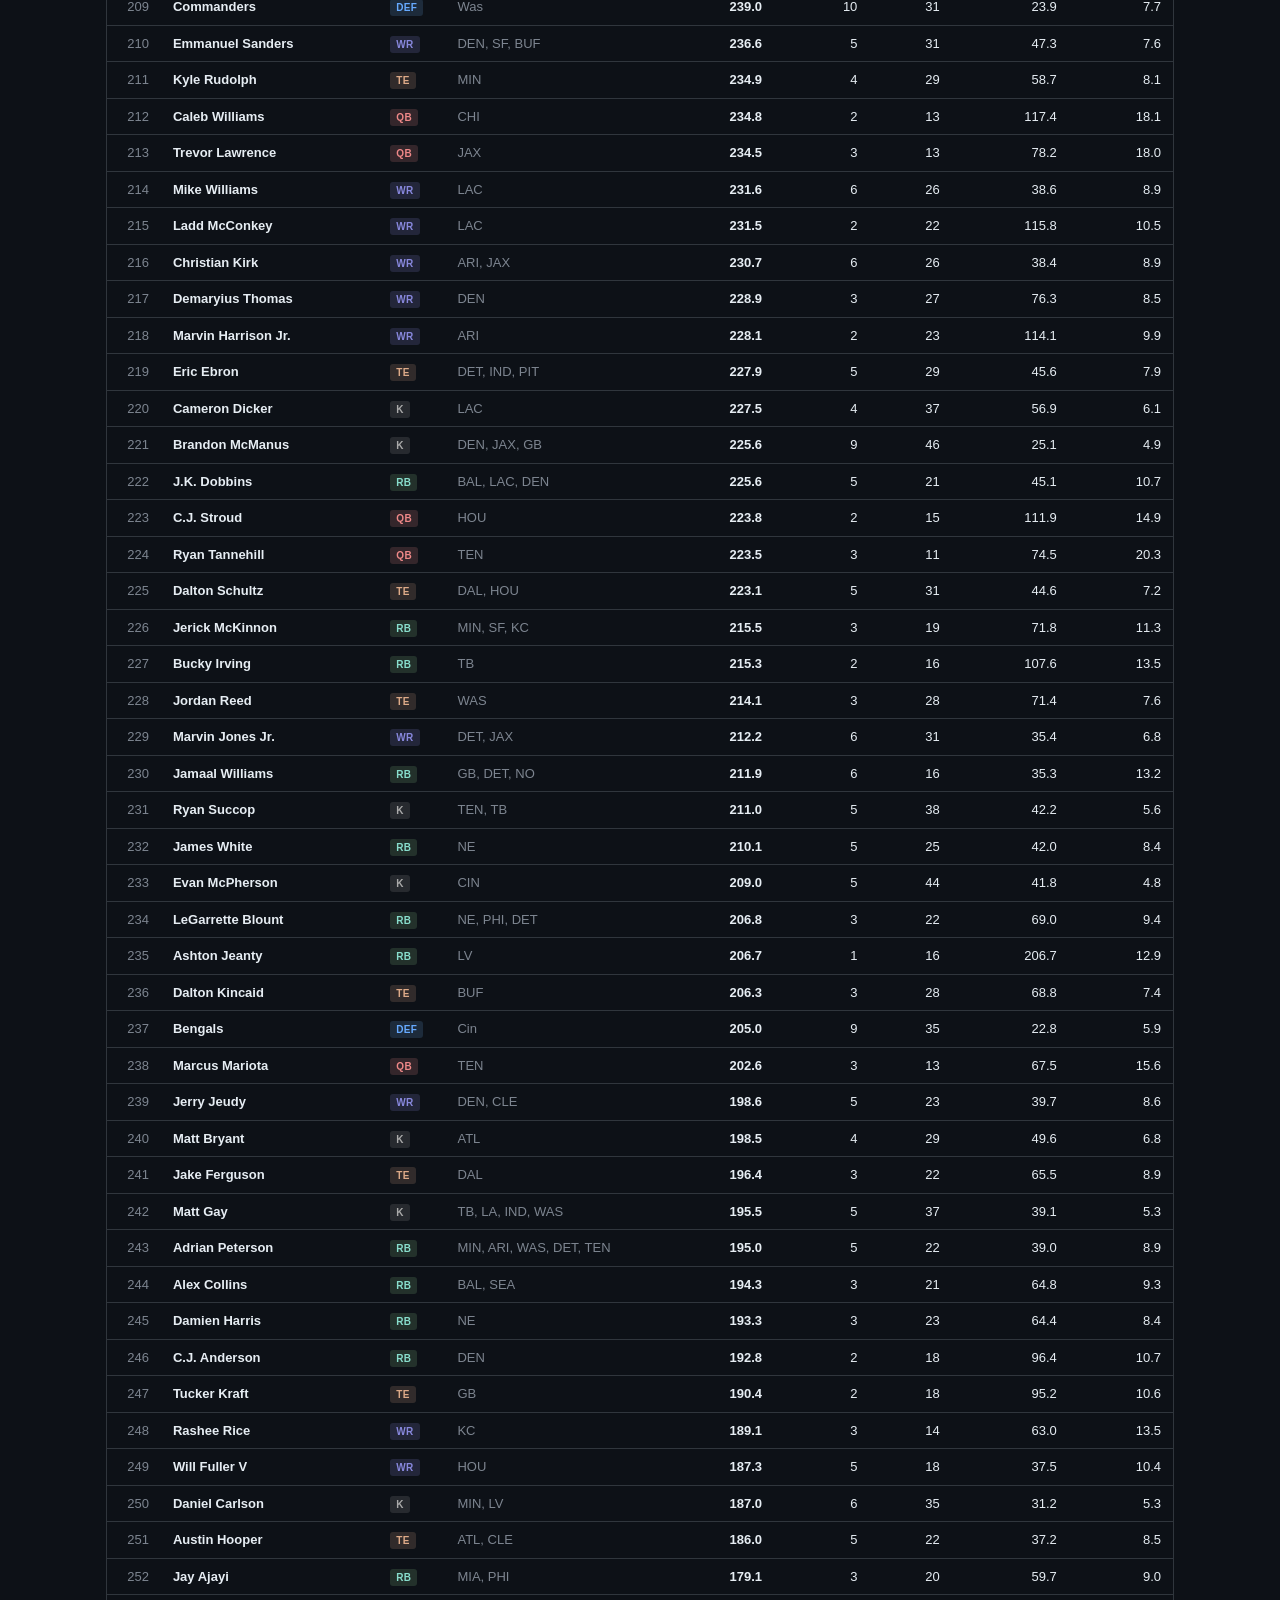
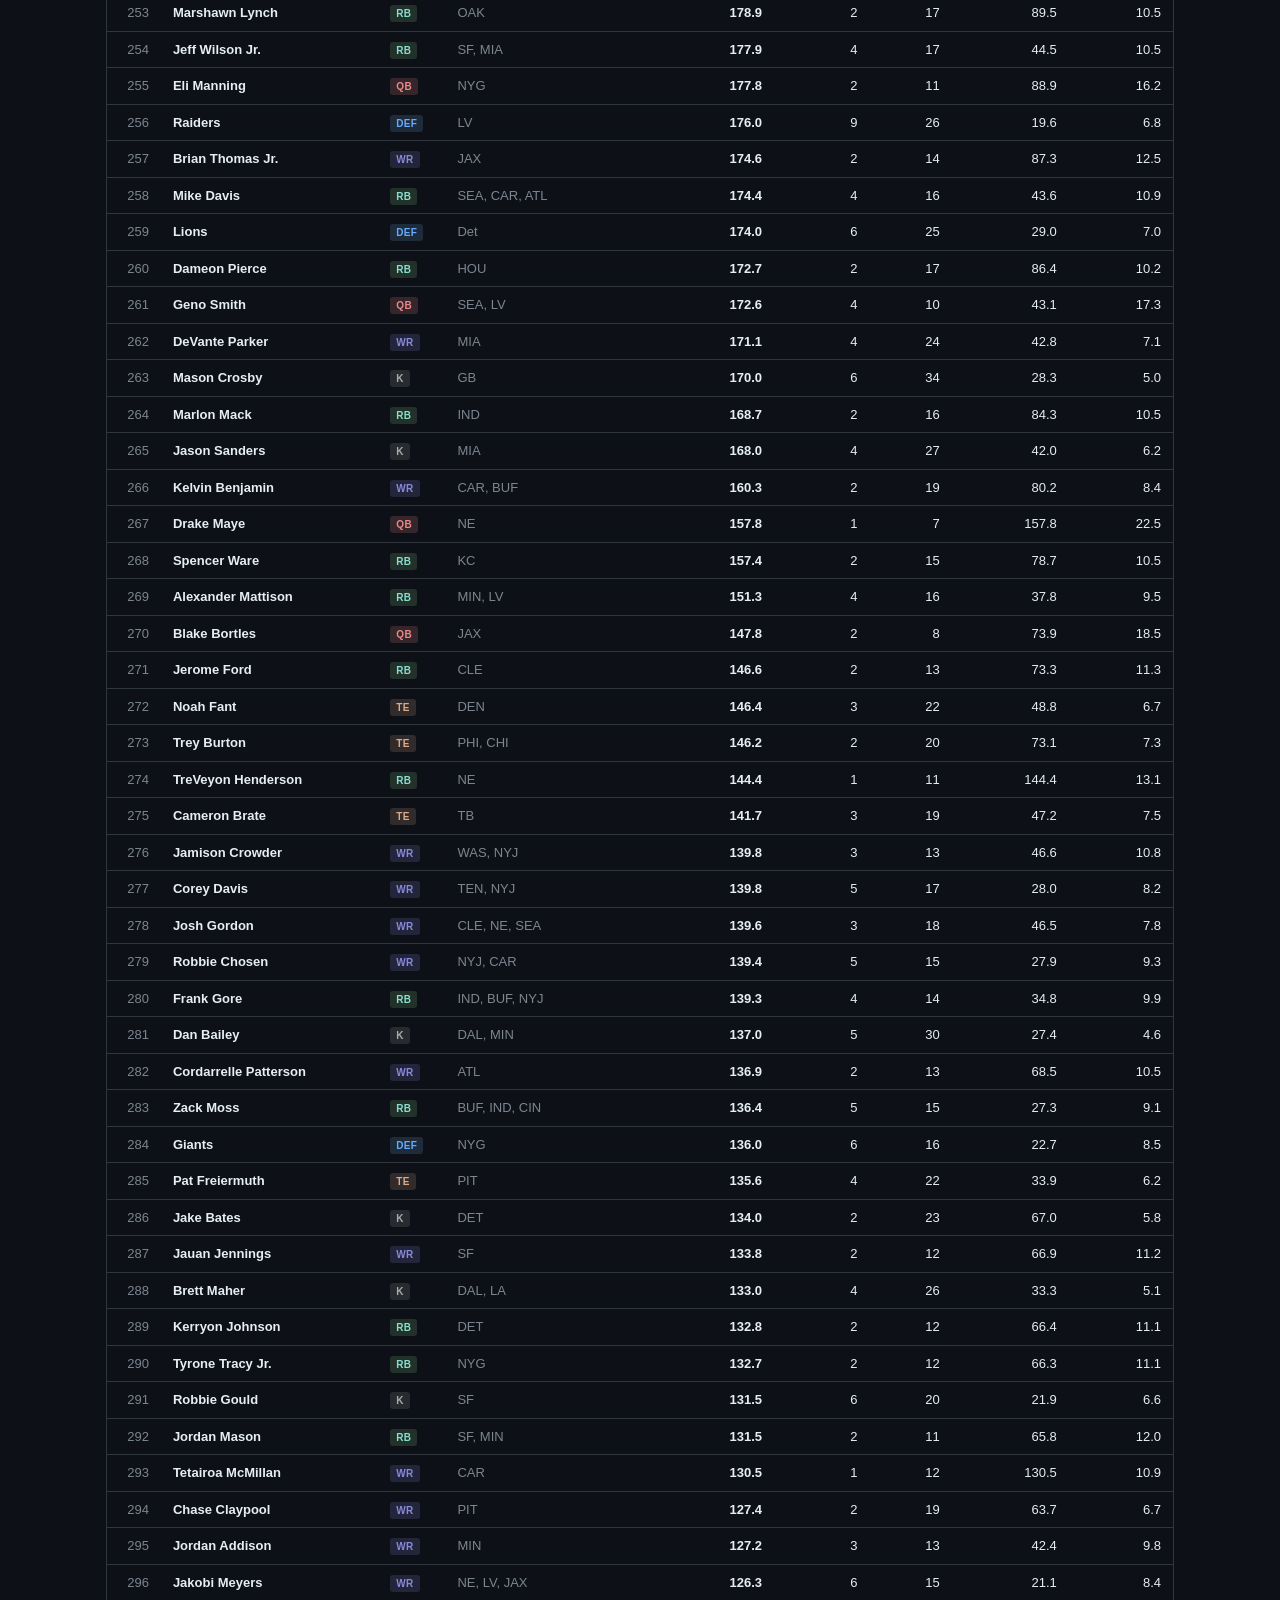
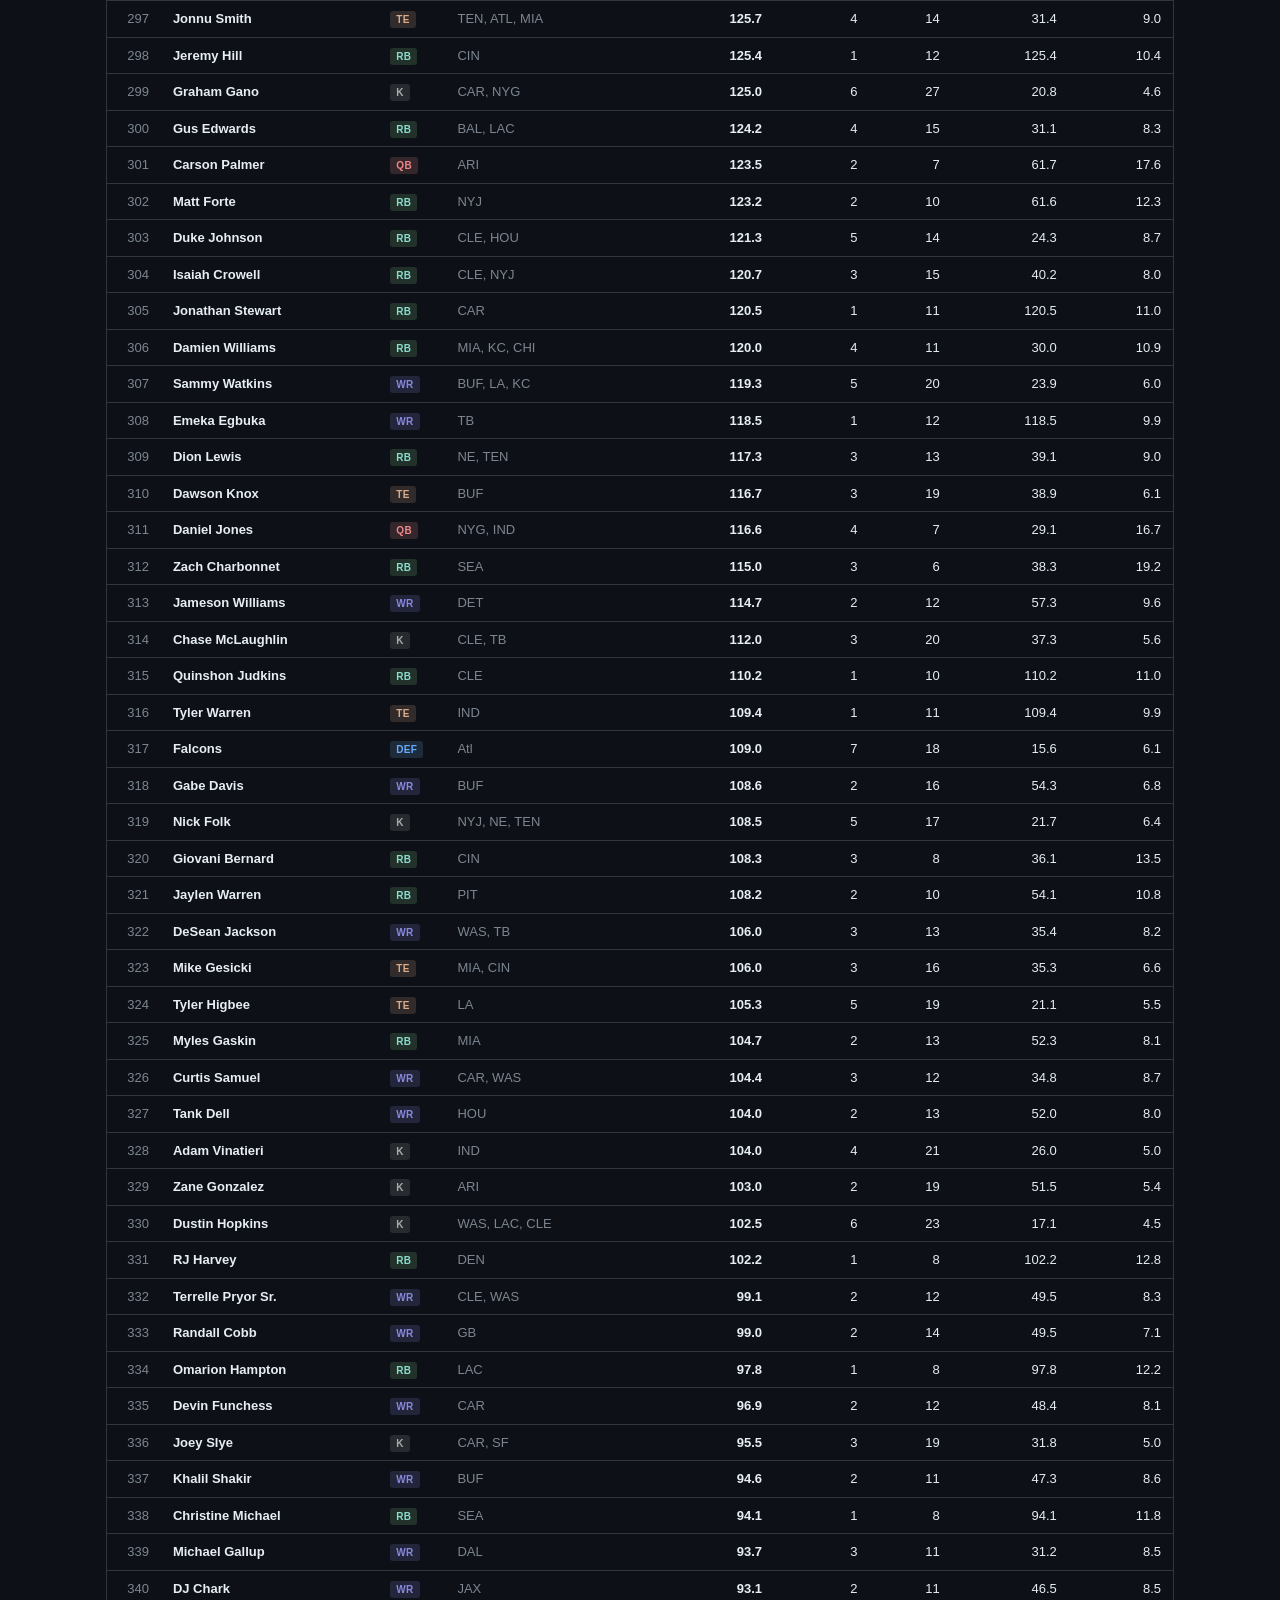
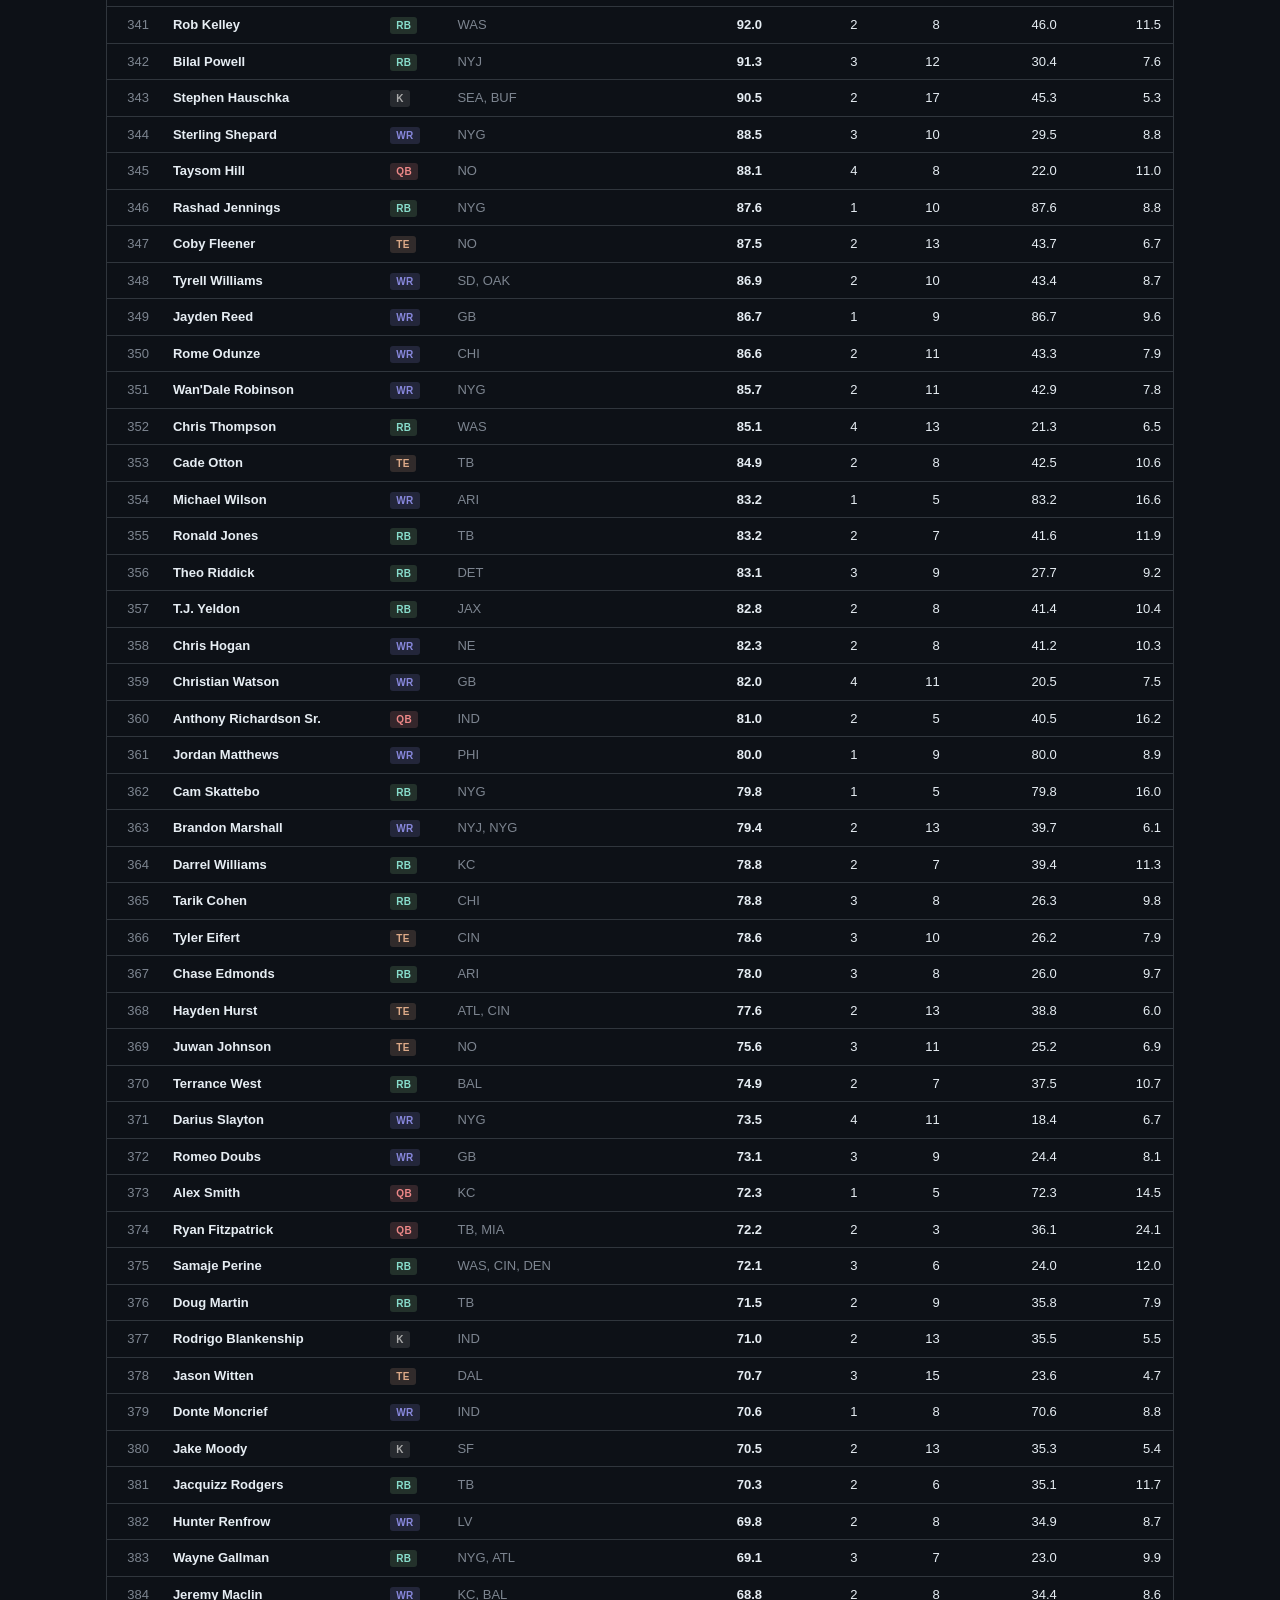
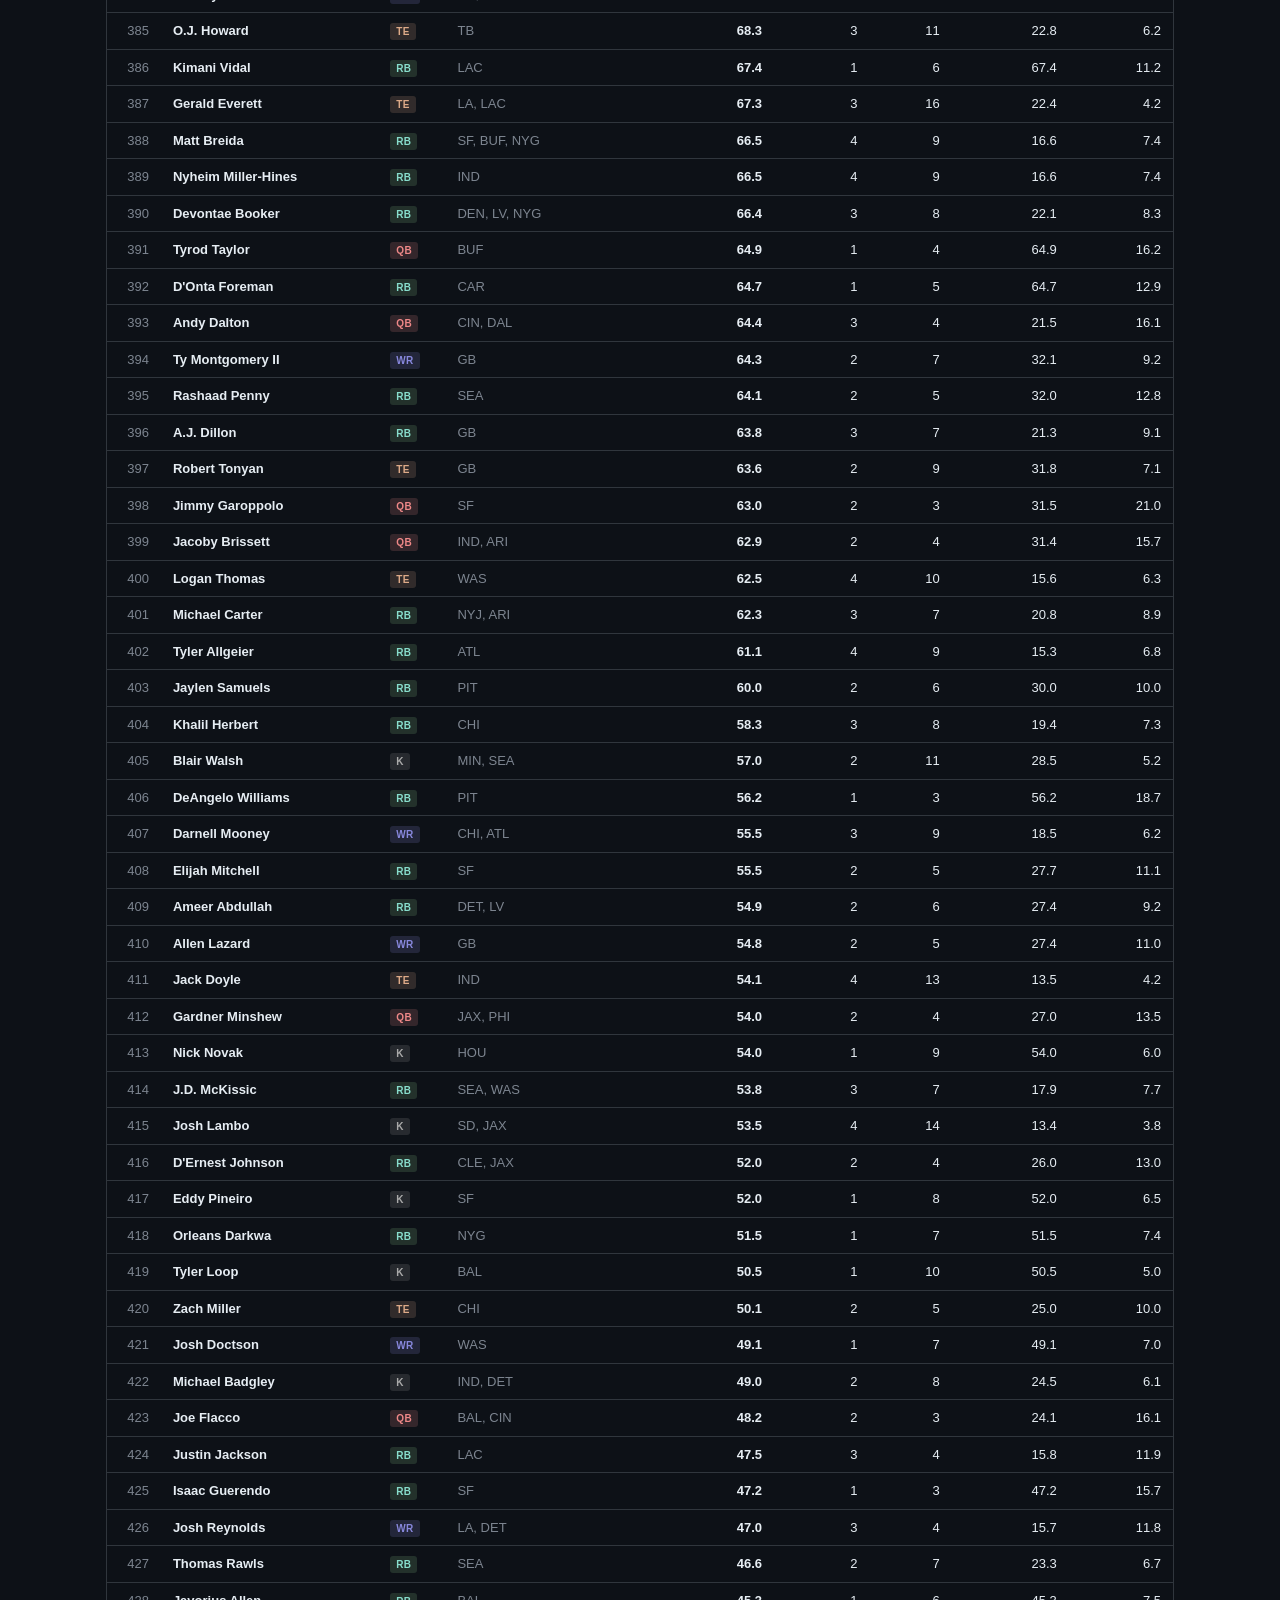
<file: docs/players.html>
<!DOCTYPE html>
<html lang="en">
<head>
  <meta charset="UTF-8">
  <meta name="viewport" content="width=device-width, initial-scale=1.0">
  <title>Player History — The League</title>
  <link rel="icon" href="data:image/svg+xml,<svg xmlns='http://www.w3.org/2000/svg'><text y='32' font-size='32'>🏈</text></svg>">
  <link rel="stylesheet" href="css/style.css">
  <style>
    /* ── Tabs ───────────────────────────────────────────────────── */
    .tab-bar {
      display: flex;
      gap: 0;
      margin-bottom: 20px;
      border-bottom: 1px solid var(--border);
    }
    .tab-btn {
      background: none;
      border: none;
      border-bottom: 2px solid transparent;
      color: var(--muted);
      cursor: pointer;
      font-size: 13px;
      font-weight: 600;
      padding: 8px 20px;
      margin-bottom: -1px;
      transition: all 0.15s;
    }
    .tab-btn:hover { color: var(--text); }
    .tab-btn.active { color: var(--gold); border-bottom-color: var(--gold); }

    .tab-panel { display: none; }
    .tab-panel.active { display: block; }

    /* ── Shared controls ────────────────────────────────────────── */
    .player-controls {
      display: flex;
      flex-wrap: wrap;
      gap: 12px;
      align-items: center;
      margin-bottom: 12px;
    }
    .search-wrap {
      position: relative;
      flex: 1;
      min-width: 200px;
      max-width: 340px;
    }
    .search-wrap input {
      width: 100%;
      background: var(--surface2);
      border: 1px solid var(--border);
      border-radius: 6px;
      color: var(--text);
      padding: 7px 12px 7px 32px;
      font-size: 13px;
      outline: none;
      transition: border-color 0.15s;
    }
    .search-wrap input:focus { border-color: var(--gold); }
    .search-wrap .search-icon {
      position: absolute;
      left: 10px;
      top: 50%;
      transform: translateY(-50%);
      color: var(--muted);
      font-size: 13px;
      pointer-events: none;
    }

    /* ── Pills ──────────────────────────────────────────────────── */
    .pills-row {
      display: flex;
      flex-wrap: wrap;
      align-items: center;
      gap: 6px;
      margin-bottom: 10px;
    }
    .pills-label {
      font-size: 11px;
      color: var(--muted);
      font-weight: 600;
      white-space: nowrap;
      margin-right: 2px;
    }
    .pos-pill, .season-pill, .owner-pill {
      padding: 3px 10px;
      border-radius: 20px;
      border: 1px solid var(--border);
      background: var(--surface2);
      color: var(--muted);
      font-size: 11px;
      font-weight: 600;
      cursor: pointer;
      transition: all 0.1s;
    }
    .pos-pill:hover, .season-pill:hover, .owner-pill:hover { color: var(--text); border-color: var(--muted); }
    .pos-pill.active  { background: var(--gold); border-color: var(--gold); color: #000; }
    .season-pill.active { background: rgba(212,160,23,0.18); border-color: var(--gold); color: var(--gold); }
    .owner-pill.active  { background: var(--gold); border-color: var(--gold); color: #000; }

    /* ── Starts range ───────────────────────────────────────────── */
    .starts-filter {
      display: flex;
      align-items: center;
      gap: 8px;
      margin-bottom: 12px;
      font-size: 12px;
      color: var(--muted);
    }
    .starts-filter input {
      width: 64px;
      background: var(--surface2);
      border: 1px solid var(--border);
      border-radius: 4px;
      color: var(--text);
      padding: 4px 8px;
      font-size: 12px;
      outline: none;
      text-align: center;
    }
    .starts-filter input:focus { border-color: var(--gold); }

    /* ── Player rows ────────────────────────────────────────────── */
    .player-row { cursor: pointer; }
    .player-row:hover td { background: rgba(212,160,23,0.04); }
    .player-row.expanded td { background: rgba(212,160,23,0.06); }

    .owner-breakdown-row { display: none; }
    .owner-breakdown-row.visible { display: table-row; }
    .owner-breakdown-row td { padding: 0; border-bottom: 1px solid var(--border); }
    .owner-breakdown {
      display: flex;
      flex-wrap: wrap;
      gap: 8px;
      padding: 10px 14px;
      background: var(--surface2);
    }
    .owner-chip {
      display: flex;
      flex-direction: column;
      align-items: center;
      background: var(--surface);
      border: 1px solid var(--border);
      border-radius: 6px;
      padding: 6px 12px;
      min-width: 80px;
    }
    .owner-chip .chip-owner  { font-size: 11px; color: var(--muted); margin-bottom: 2px; }
    .owner-chip .chip-pts    { font-size: 14px; font-weight: 700; color: var(--text); }
    .owner-chip .chip-starts { font-size: 10px; color: var(--muted); margin-top: 1px; }

    /* ── Position badge ─────────────────────────────────────────── */
    .pos-badge {
      display: inline-block;
      padding: 1px 6px;
      border-radius: 3px;
      font-size: 10px;
      font-weight: 700;
      letter-spacing: 0.03em;
    }

    /* ── Result count ───────────────────────────────────────────── */
    .result-count { font-size: 12px; color: var(--muted); margin-bottom: 8px; }

    /* ── Owner tab prompt ───────────────────────────────────────── */
    .owner-prompt {
      color: var(--muted);
      font-size: 13px;
      padding: 40px 0;
      text-align: center;
    }

    /* ── Mobile ─────────────────────────────────────────────────── */
    @media (max-width: 600px) {
      /* Tabs: smaller padding so all 4 fit on narrow screens */
      .tab-btn { padding: 8px 12px; font-size: 12px; }
      /* Tab bar scrolls if still too wide */
      .tab-bar { overflow-x: auto; }
      /* Search takes full width */
      .search-wrap { max-width: 100%; }
      /* Starts filter wraps instead of overflowing */
      .starts-filter { flex-wrap: wrap; }
    }
  </style>
</head>
<body>

<nav>
  <div class="nav-inner">
    <a href="index.html" class="nav-brand">🏈 The League</a>
    <a href="index.html">Home</a>
    <div class="nav-group">
      <button class="nav-group-btn">History ▾</button>
      <div class="nav-dropdown">
        <a href="season.html">Seasons</a>
        <a href="alltime.html">All-Time</a>
        <a href="h2h.html">Head-to-Head</a>
        <a href="extrapoints.html">Extra Points</a>
        <a href="timeline.html">Season Timeline</a>
        <a href="owner.html">Owner Profiles</a>
        <a href="finalrosters.html">Final Rosters</a>
      </div>
    </div>
    <div class="nav-group">
      <button class="nav-group-btn">Draft & Transactions ▾</button>
      <div class="nav-dropdown">
        <a href="draft.html">Draft</a>
        <a href="transactions.html">Transactions</a>
      </div>
    </div>
    <div class="nav-group">
      <button class="nav-group-btn active">Stats ▾</button>
      <div class="nav-dropdown">
        <a href="players.html" class="active">Player History</a>
        <a href="rules.html">Rules</a>
      </div>
    </div>
  </div>
</nav>

<main>
  <div class="page-header">
    <h1>Player History</h1>
    <p>All-time fantasy scoring records. Click a career row to see breakdown by owner.</p>
  </div>

  <!-- Tabs -->
  <div class="tab-bar">
    <button class="tab-btn active" onclick="switchTab('career')">Career Totals</button>
    <button class="tab-btn" onclick="switchTab('byseason')">By Season</button>
    <button class="tab-btn" onclick="switchTab('bestweeks')">Best Weeks</button>
    <button class="tab-btn" onclick="switchTab('byowner')">By Owner</button>
  </div>

  <!-- Shared: Search + Position pills (multi-select) -->
  <div class="player-controls">
    <div class="search-wrap">
      <span class="search-icon">🔍</span>
      <input type="text" id="player-search" placeholder="Search player or NFL team…" oninput="applyFilters()">
    </div>
    <div class="pos-pills" id="pos-pills">
      <button class="pos-pill active" data-pos="ALL" onclick="togglePosFilter('ALL')">All</button>
      <button class="pos-pill" data-pos="QB"  onclick="togglePosFilter('QB')">QB</button>
      <button class="pos-pill" data-pos="RB"  onclick="togglePosFilter('RB')">RB</button>
      <button class="pos-pill" data-pos="WR"  onclick="togglePosFilter('WR')">WR</button>
      <button class="pos-pill" data-pos="TE"  onclick="togglePosFilter('TE')">TE</button>
      <button class="pos-pill" data-pos="K"   onclick="togglePosFilter('K')">K</button>
      <button class="pos-pill" data-pos="DEF" onclick="togglePosFilter('DEF')">DEF</button>
    </div>
  </div>

  <!-- Season filter (Career, By Season, By Owner tabs) -->
  <div class="pills-row" id="season-filter-row">
    <span class="pills-label">Season:</span>
    <div id="season-pills"></div>
  </div>

  <!-- ── Career Totals ─────────────────────────────────────────── -->
  <div id="tab-career" class="tab-panel active">
    <div class="starts-filter">
      <span>Min starts:</span>
      <input type="number" id="starts-min" min="1" value="1" oninput="applyFilters()">
      <span>Max starts:</span>
      <input type="number" id="starts-max" min="1" placeholder="∞" oninput="applyFilters()">
    </div>
    <div class="result-count" id="career-count"></div>
    <div class="table-wrap">
      <table id="career-table">
        <thead>
          <tr>
            <th class="num" data-col="rank">#</th>
            <th class="sortable" data-col="player">Player</th>
            <th class="sortable" data-col="pos">Pos</th>
            <th class="sortable" data-col="nfl_team">NFL Team</th>
            <th class="num sortable sort-desc" data-col="total">Total Pts</th>
            <th class="num sortable" data-col="seasons">Seasons</th>
            <th class="num sortable" data-col="starts">Starts</th>
            <th class="num sortable" data-col="pps">Pts/Season</th>
            <th class="num sortable" data-col="ppg">Pts/Start</th>
          </tr>
        </thead>
        <tbody><tr><td colspan="9" class="loading">Loading…</td></tr></tbody>
      </table>
    </div>
  </div>

  <!-- ── By Season ─────────────────────────────────────────────── -->
  <div id="tab-byseason" class="tab-panel">
    <div class="result-count" id="byseason-count"></div>
    <div class="table-wrap">
      <table id="byseason-table">
        <thead>
          <tr>
            <th class="num">#</th>
            <th class="sortable" data-col="player">Player</th>
            <th class="sortable" data-col="pos">Pos</th>
            <th class="sortable" data-col="nfl_team">NFL Team</th>
            <th class="num sortable" data-col="year">Year</th>
            <th class="sortable" data-col="teams">Fantasy Team(s)</th>
            <th class="num sortable sort-desc" data-col="total">Total Pts</th>
            <th class="num sortable" data-col="starts">Starts</th>
            <th class="num sortable" data-col="ppg">Pts/Start</th>
          </tr>
        </thead>
        <tbody><tr><td colspan="9" class="loading">Loading…</td></tr></tbody>
      </table>
    </div>
  </div>

  <!-- ── Best Weeks ─────────────────────────────────────────────── -->
  <div id="tab-bestweeks" class="tab-panel">
    <p style="color:var(--muted);font-size:12px;margin-bottom:10px">Top 100 single-week scores across all seasons. Filter and search narrow within this set.</p>
    <div class="result-count" id="bestweeks-count"></div>
    <div class="table-wrap">
      <table id="bestweeks-table">
        <thead>
          <tr>
            <th class="num">#</th>
            <th>Player</th>
            <th>Pos</th>
            <th>NFL Team</th>
            <th class="num">Year</th>
            <th class="num">Wk</th>
            <th class="num">Pts</th>
            <th>Fantasy Team</th>
            <th>Opponent</th>
          </tr>
        </thead>
        <tbody><tr><td colspan="9" class="loading">Loading…</td></tr></tbody>
      </table>
    </div>
  </div>

  <!-- ── By Owner ───────────────────────────────────────────────── -->
  <div id="tab-byowner" class="tab-panel">
    <div class="pills-row" id="owner-pills-row">
      <span class="pills-label">Owner:</span>
      <div id="owner-pills"></div>
    </div>
    <div class="starts-filter">
      <span>Min starts:</span>
      <input type="number" id="byowner-starts-min" min="1" value="1" oninput="applyFilters()">
      <span>Max starts:</span>
      <input type="number" id="byowner-starts-max" min="1" placeholder="∞" oninput="applyFilters()">
    </div>
    <div class="result-count" id="byowner-count"></div>
    <div class="table-wrap">
      <table id="byowner-table">
        <thead>
          <tr>
            <th class="num">#</th>
            <th class="sortable" data-col="player">Player</th>
            <th class="sortable" data-col="owner">Owner</th>
            <th class="sortable" data-col="pos">Pos</th>
            <th class="sortable" data-col="nfl_team">NFL Team</th>
            <th class="num sortable sort-desc" data-col="total">Total Pts</th>
            <th class="num sortable" data-col="starts">Starts</th>
            <th class="num sortable" data-col="ppg">Pts/Start</th>
          </tr>
        </thead>
        <tbody><tr><td colspan="8" class="loading">Select an owner above.</td></tr></tbody>
      </table>
    </div>
  </div>
</main>

<script src="js/utils.js"></script>
<script>
// ── Position badge colors ─────────────────────────────────────────────────────
const POS_COLORS = {
  QB:  { bg: 'rgba(232,136,136,0.18)', color: '#e88' },
  RB:  { bg: 'rgba(141,200,141,0.18)', color: '#8dc' },
  WR:  { bg: 'rgba(136,136,220,0.18)', color: '#88d' },
  TE:  { bg: 'rgba(218,168,136,0.18)', color: '#da8' },
  K:   { bg: 'rgba(160,160,160,0.18)', color: '#aaa' },
  DEF: { bg: 'rgba(100,160,220,0.18)', color: '#6af' },
};

function posBadge(pos) {
  const p = normalizePos(pos);
  const c = POS_COLORS[p] || { bg: 'rgba(160,160,160,0.12)', color: 'var(--muted)' };
  return `<span class="pos-badge" style="background:${c.bg};color:${c.color}">${p}</span>`;
}

function normalizePos(pos) {
  return (pos || '?').split(/[,/]/)[0].toUpperCase();
}

// ── State ─────────────────────────────────────────────────────────────────────
let allSeasonRows = [];   // one entry per player per year
let allWeeklyTop  = [];   // top 100 single-week scores

let careerSortCol   = 'total'; let careerSortDir   = -1;
let bySeasSortCol   = 'total'; let bySeasSortDir   = -1;
let byOwnerSortCol  = 'total'; let byOwnerSortDir  = -1;

let activePosFilter    = new Set();  // empty = all positions
let activeSeasonFilter = new Set();  // empty = all seasons
let selectedOwner      = null;
let activeTab          = 'career';
let rowIdCounter       = 0;

// ── Load & build ──────────────────────────────────────────────────────────────
async function init() {
  const [lineupsByYear, matchupsByYear] = await Promise.all([
    loadAllSeasons('weekly_lineups.json'),
    loadAllSeasons('matchups.json'),
  ]);

  // Build opponent lookup: opponentMap[year][week][team] = opponentTeam
  const opponentMap = {};
  for (const year of SEASONS) {
    opponentMap[year] = {};
    for (const m of (matchupsByYear[year] || [])) {
      const w = m.week;
      if (!opponentMap[year][w]) opponentMap[year][w] = {};
      opponentMap[year][w][m.team1] = m.team2;
      opponentMap[year][w][m.team2] = m.team1;
    }
  }

  const seasonMap  = {};
  const weeklyRows = [];

  for (const year of SEASONS) {
    for (const e of (lineupsByYear[year] || [])) {
      if (e.slot === 'BN' || e.slot === 'IR') continue;

      const name  = e.player;
      const owner = normOwner(e.owner || '?');
      const team  = e.team  || '?';
      const pts   = parseFloat(e.fantasy_pts) || 0;
      const pos   = normalizePos(e.pos);

      // Per-season aggregate
      const sKey = `${name}|${year}`;
      if (!seasonMap[sKey]) {
        seasonMap[sKey] = { player: name, pos, nfl_team: '', year,
                            total: 0, starts: 0, teams: new Set(), owners: {} };
      }
      const s = seasonMap[sKey];
      if (e.nfl_team) s.nfl_team = e.nfl_team;
      s.total  += pts;
      s.starts += 1;
      s.teams.add(team);
      if (!s.owners[owner]) s.owners[owner] = { pts: 0, starts: 0 };
      s.owners[owner].pts    += pts;
      s.owners[owner].starts += 1;

      // Best Weeks
      const opponent = opponentMap[year]?.[e.week]?.[team] || '—';
      weeklyRows.push({ player: name, pos, nfl_team: e.nfl_team || '?', year, week: e.week, pts, team, opponent });
    }
  }

  allSeasonRows = Object.values(seasonMap).map(s => ({
    ...s,
    teams: [...s.teams].join(', '),
    ppg:   s.starts > 0 ? s.total / s.starts : 0,
  }));

  allWeeklyTop = weeklyRows.sort((a, b) => b.pts - a.pts).slice(0, 100);

  buildSeasonPills();
  buildOwnerPills();
  setupCareerSort();
  setupBySeasSort();
  setupByOwnerSort();
  applyFilters();
}

// ── Season pills ──────────────────────────────────────────────────────────────
function buildSeasonPills() {
  const container = document.getElementById('season-pills');

  const allBtn = document.createElement('button');
  allBtn.className = 'season-pill active';
  allBtn.textContent = 'All';
  allBtn.dataset.season = 'ALL';
  allBtn.onclick = () => { activeSeasonFilter.clear(); updateSeasonPills(); applyFilters(); };
  container.appendChild(allBtn);

  for (const yr of SEASONS) {
    const btn = document.createElement('button');
    btn.className = 'season-pill';
    btn.textContent = yr;
    btn.dataset.season = yr;
    btn.onclick = () => {
      if (activeSeasonFilter.has(yr)) activeSeasonFilter.delete(yr);
      else                             activeSeasonFilter.add(yr);
      updateSeasonPills();
      applyFilters();
    };
    container.appendChild(btn);
  }
}

function updateSeasonPills() {
  document.querySelectorAll('#season-pills .season-pill').forEach(p => {
    if (p.dataset.season === 'ALL') p.classList.toggle('active', activeSeasonFilter.size === 0);
    else p.classList.toggle('active', activeSeasonFilter.has(parseInt(p.dataset.season)));
  });
}

// ── Owner pills ───────────────────────────────────────────────────────────────
function buildOwnerPills() {
  const ownerSet = new Set();
  for (const r of allSeasonRows) {
    for (const o of Object.keys(r.owners)) ownerSet.add(o);
  }
  const owners = [...ownerSet].sort();

  const container = document.getElementById('owner-pills');

  const allBtn = document.createElement('button');
  allBtn.className = 'owner-pill';
  allBtn.textContent = 'All Owners';
  allBtn.dataset.owner = 'ALL';
  allBtn.onclick = () => {
    selectedOwner = (selectedOwner === 'ALL') ? null : 'ALL';
    document.querySelectorAll('.owner-pill').forEach(p => p.classList.toggle('active', p.dataset.owner === selectedOwner));
    applyFilters();
  };
  container.appendChild(allBtn);

  for (const owner of owners) {
    const btn = document.createElement('button');
    btn.className = 'owner-pill';
    btn.textContent = owner;
    btn.dataset.owner = owner;
    btn.onclick = () => {
      selectedOwner = (selectedOwner === owner) ? null : owner;
      document.querySelectorAll('.owner-pill').forEach(p => p.classList.toggle('active', p.dataset.owner === selectedOwner));
      applyFilters();
    };
    container.appendChild(btn);
  }
}

// ── Tab switching ─────────────────────────────────────────────────────────────
function switchTab(tab) {
  activeTab = tab;
  const labels = ['career', 'byseason', 'bestweeks', 'byowner'];
  document.querySelectorAll('.tab-btn').forEach((btn, i) => btn.classList.toggle('active', labels[i] === tab));
  document.querySelectorAll('.tab-panel').forEach(p => p.classList.remove('active'));
  document.getElementById(`tab-${tab}`).classList.add('active');
  document.getElementById('season-filter-row').style.display = tab === 'bestweeks' ? 'none' : '';
  applyFilters();
}

// ── Sort setup ────────────────────────────────────────────────────────────────
function setupCareerSort() {
  document.querySelectorAll('#career-table th.sortable').forEach(th => {
    th.style.cursor = 'pointer';
    th.addEventListener('click', () => {
      const col = th.dataset.col;
      if (careerSortCol === col) { careerSortDir *= -1; }
      else {
        careerSortCol = col;
        careerSortDir = (col === 'player' || col === 'pos' || col === 'nfl_team') ? 1 : -1;
      }
      document.querySelectorAll('#career-table th.sortable').forEach(t => t.classList.remove('sort-asc', 'sort-desc'));
      th.classList.add(careerSortDir === 1 ? 'sort-asc' : 'sort-desc');
      applyFilters();
    });
  });
}

function setupByOwnerSort() {
  document.querySelectorAll('#byowner-table th.sortable').forEach(th => {
    th.style.cursor = 'pointer';
    th.addEventListener('click', () => {
      const col = th.dataset.col;
      if (byOwnerSortCol === col) { byOwnerSortDir *= -1; }
      else {
        byOwnerSortCol = col;
        byOwnerSortDir = (col === 'player' || col === 'owner' || col === 'pos' || col === 'nfl_team') ? 1 : -1;
      }
      document.querySelectorAll('#byowner-table th.sortable').forEach(t => t.classList.remove('sort-asc', 'sort-desc'));
      th.classList.add(byOwnerSortDir === 1 ? 'sort-asc' : 'sort-desc');
      applyFilters();
    });
  });
}

function setupBySeasSort() {
  document.querySelectorAll('#byseason-table th.sortable').forEach(th => {
    th.style.cursor = 'pointer';
    th.addEventListener('click', () => {
      const col = th.dataset.col;
      if (bySeasSortCol === col) { bySeasSortDir *= -1; }
      else {
        bySeasSortCol = col;
        bySeasSortDir = (col === 'player' || col === 'pos' || col === 'nfl_team' || col === 'teams') ? 1 : -1;
      }
      document.querySelectorAll('#byseason-table th.sortable').forEach(t => t.classList.remove('sort-asc', 'sort-desc'));
      th.classList.add(bySeasSortDir === 1 ? 'sort-asc' : 'sort-desc');
      applyFilters();
    });
  });
}

// ── Filters ───────────────────────────────────────────────────────────────────
function togglePosFilter(pos) {
  if (pos === 'ALL') {
    activePosFilter.clear();
  } else {
    if (activePosFilter.has(pos)) activePosFilter.delete(pos);
    else                           activePosFilter.add(pos);
  }
  document.querySelectorAll('.pos-pill').forEach(btn => {
    if (btn.dataset.pos === 'ALL') btn.classList.toggle('active', activePosFilter.size === 0);
    else btn.classList.toggle('active', activePosFilter.has(btn.dataset.pos));
  });
  applyFilters();
}

function posMatch(pos) {
  return activePosFilter.size === 0 || activePosFilter.has(pos);
}

function applyFilters() {
  const query = document.getElementById('player-search').value.trim().toLowerCase();
  if      (activeTab === 'career')    renderCareer(query);
  else if (activeTab === 'byseason')  renderByseason(query);
  else if (activeTab === 'bestweeks') renderBestWeeks(query);
  else                                renderByOwner(query);
}

// ── Career aggregation ────────────────────────────────────────────────────────
function aggregateCareer(seasonRows) {
  const pm = {};
  for (const r of seasonRows) {
    if (!pm[r.player]) {
      pm[r.player] = { player: r.player, pos: r.pos, nfl_teams: new Set(),
                       total: 0, starts: 0, yearSet: new Set(), owners: {} };
    }
    const p = pm[r.player];
    if (r.nfl_team) p.nfl_teams.add(r.nfl_team);
    p.total  += r.total;
    p.starts += r.starts;
    p.yearSet.add(r.year);
    for (const [owner, d] of Object.entries(r.owners)) {
      if (!p.owners[owner]) p.owners[owner] = { pts: 0, starts: 0 };
      p.owners[owner].pts    += d.pts;
      p.owners[owner].starts += d.starts;
    }
  }
  return Object.values(pm).map(p => ({
    player:   p.player,
    pos:      p.pos,
    nfl_team: [...p.nfl_teams].join(', '),
    total:    p.total,
    starts:   p.starts,
    seasons:  p.yearSet.size,
    ppg:      p.starts      > 0 ? p.total / p.starts      : 0,
    pps:      p.yearSet.size > 0 ? p.total / p.yearSet.size : 0,
    owners:   p.owners,
  }));
}

function sortBy(arr, col, dir) {
  return [...arr].sort((a, b) => {
    const av = a[col], bv = b[col];
    if (typeof av === 'string') return dir * av.localeCompare(bv);
    return dir * (av - bv);
  });
}

function filteredSeasonRows() {
  let rows = allSeasonRows;
  if (activeSeasonFilter.size > 0) rows = rows.filter(r => activeSeasonFilter.has(r.year));
  return rows;
}

// ── Render: Career ────────────────────────────────────────────────────────────
function renderCareer(query) {
  let players = aggregateCareer(filteredSeasonRows());

  players = players.filter(p => posMatch(p.pos));
  if (query) players = players.filter(p =>
    p.player.toLowerCase().includes(query) || p.nfl_team.toLowerCase().includes(query));

  const startsMin = parseInt(document.getElementById('starts-min').value) || 1;
  const startsMaxRaw = document.getElementById('starts-max').value;
  const startsMax = startsMaxRaw ? parseInt(startsMaxRaw) : Infinity;
  players = players.filter(p => p.starts >= startsMin && p.starts <= startsMax);

  players = sortBy(players, careerSortCol, careerSortDir);

  document.getElementById('career-count').textContent =
    `${players.length.toLocaleString()} player${players.length !== 1 ? 's' : ''}`;

  const tbody = document.querySelector('#career-table tbody');
  tbody.innerHTML = '';

  if (!players.length) {
    tbody.innerHTML = '<tr><td colspan="9" class="loading">No players match.</td></tr>';
    return;
  }

  players.forEach((p, idx) => {
    const rid = `pr-${rowIdCounter++}`;

    const ownerChips = Object.entries(p.owners)
      .sort((a, b) => b[1].pts - a[1].pts)
      .map(([owner, d]) => `
        <div class="owner-chip">
          <span class="chip-owner">${owner}</span>
          <span class="chip-pts">${d.pts.toFixed(1)}</span>
          <span class="chip-starts">${d.starts} start${d.starts !== 1 ? 's' : ''}</span>
        </div>`).join('');

    const dataRow = document.createElement('tr');
    dataRow.className = 'player-row';
    dataRow.id = `${rid}-row`;
    dataRow.onclick = () => togglePlayerRow(rid);
    dataRow.innerHTML = `
      <td class="num" style="color:var(--muted)">${idx + 1}</td>
      <td><strong>${p.player}</strong></td>
      <td>${posBadge(p.pos)}</td>
      <td style="color:var(--muted)">${p.nfl_team || '—'}</td>
      <td class="num"><strong>${p.total.toFixed(1)}</strong></td>
      <td class="num">${p.seasons}</td>
      <td class="num">${p.starts}</td>
      <td class="num">${p.pps.toFixed(1)}</td>
      <td class="num">${p.ppg.toFixed(1)}</td>`;
    tbody.appendChild(dataRow);

    const detailRow = document.createElement('tr');
    detailRow.className = 'owner-breakdown-row';
    detailRow.id = `${rid}-detail`;
    detailRow.innerHTML = `<td colspan="9"><div class="owner-breakdown">${ownerChips}</div></td>`;
    tbody.appendChild(detailRow);
  });
}

// ── Render: By Season ─────────────────────────────────────────────────────────
function renderByseason(query) {
  let rows = filteredSeasonRows();
  rows = rows.filter(r => posMatch(r.pos));
  if (query) rows = rows.filter(r =>
    r.player.toLowerCase().includes(query) || r.nfl_team.toLowerCase().includes(query));

  rows = sortBy(rows, bySeasSortCol, bySeasSortDir);

  document.getElementById('byseason-count').textContent =
    `${rows.length.toLocaleString()} row${rows.length !== 1 ? 's' : ''}`;

  const tbody = document.querySelector('#byseason-table tbody');
  tbody.innerHTML = '';

  if (!rows.length) {
    tbody.innerHTML = '<tr><td colspan="9" class="loading">No results match.</td></tr>';
    return;
  }

  rows.forEach((r, idx) => {
    const tr = document.createElement('tr');
    tr.innerHTML = `
      <td class="num" style="color:var(--muted)">${idx + 1}</td>
      <td><strong>${r.player}</strong></td>
      <td>${posBadge(r.pos)}</td>
      <td style="color:var(--muted)">${r.nfl_team || '—'}</td>
      <td class="num">${r.year}</td>
      <td style="color:var(--muted)">${r.teams}</td>
      <td class="num"><strong>${r.total.toFixed(1)}</strong></td>
      <td class="num">${r.starts}</td>
      <td class="num">${r.ppg.toFixed(1)}</td>`;
    tbody.appendChild(tr);
  });
}

// ── Render: Best Weeks ────────────────────────────────────────────────────────
function renderBestWeeks(query) {
  let rows = allWeeklyTop;
  rows = rows.filter(r => posMatch(r.pos));
  if (query) rows = rows.filter(r =>
    r.player.toLowerCase().includes(query) || (r.nfl_team || '').toLowerCase().includes(query));

  document.getElementById('bestweeks-count').textContent =
    `${rows.length.toLocaleString()} result${rows.length !== 1 ? 's' : ''}`;

  const tbody = document.querySelector('#bestweeks-table tbody');
  tbody.innerHTML = '';

  if (!rows.length) {
    tbody.innerHTML = '<tr><td colspan="9" class="loading">No results match.</td></tr>';
    return;
  }

  rows.forEach((r, idx) => {
    const tr = document.createElement('tr');
    tr.innerHTML = `
      <td class="num" style="color:var(--muted)">${idx + 1}</td>
      <td><strong>${r.player}</strong></td>
      <td>${posBadge(r.pos)}</td>
      <td style="color:var(--muted)">${r.nfl_team || '—'}</td>
      <td class="num">${r.year}</td>
      <td class="num">${r.week}</td>
      <td class="num"><strong>${r.pts.toFixed(2)}</strong></td>
      <td style="color:var(--muted)">${r.team}</td>
      <td style="color:var(--muted)">${r.opponent}</td>`;
    tbody.appendChild(tr);
  });
}

// ── Render: By Owner ──────────────────────────────────────────────────────────
function renderByOwner(query) {
  const tbody  = document.querySelector('#byowner-table tbody');
  const countEl = document.getElementById('byowner-count');

  if (!selectedOwner) {
    countEl.textContent = '';
    tbody.innerHTML = '<tr><td colspan="8" class="loading">Select an owner above to see their top players.</td></tr>';
    return;
  }

  let seasRows = filteredSeasonRows();
  const pm = {};

  if (selectedOwner === 'ALL') {
    for (const r of seasRows) {
      for (const [owner, od] of Object.entries(r.owners)) {
        const key = `${r.player}|${owner}`;
        if (!pm[key]) pm[key] = { player: r.player, owner, pos: r.pos, nfl_teams: new Set(), total: 0, starts: 0 };
        const p = pm[key];
        if (r.nfl_team) p.nfl_teams.add(r.nfl_team);
        p.total  += od.pts;
        p.starts += od.starts;
      }
    }
  } else {
    for (const r of seasRows) {
      const od = r.owners[selectedOwner];
      if (!od) continue;
      if (!pm[r.player]) pm[r.player] = { player: r.player, owner: selectedOwner, pos: r.pos, nfl_teams: new Set(), total: 0, starts: 0 };
      const p = pm[r.player];
      if (r.nfl_team) p.nfl_teams.add(r.nfl_team);
      p.total  += od.pts;
      p.starts += od.starts;
    }
  }

  let players = Object.values(pm).map(p => ({
    player:   p.player,
    owner:    p.owner,
    pos:      p.pos,
    nfl_team: [...p.nfl_teams].join(', '),
    total:    p.total,
    starts:   p.starts,
    ppg:      p.starts > 0 ? p.total / p.starts : 0,
  }));

  players = players.filter(p => posMatch(p.pos));
  if (query) players = players.filter(p =>
    p.player.toLowerCase().includes(query) || p.nfl_team.toLowerCase().includes(query));

  const boMin = parseInt(document.getElementById('byowner-starts-min').value) || 1;
  const boMaxRaw = document.getElementById('byowner-starts-max').value;
  const boMax = boMaxRaw ? parseInt(boMaxRaw) : Infinity;
  players = players.filter(p => p.starts >= boMin && p.starts <= boMax);

  players = sortBy(players, byOwnerSortCol, byOwnerSortDir);

  countEl.textContent = selectedOwner === 'ALL'
    ? `${players.length.toLocaleString()} player-owner row${players.length !== 1 ? 's' : ''}`
    : `${players.length.toLocaleString()} player${players.length !== 1 ? 's' : ''} started by ${selectedOwner}`;

  tbody.innerHTML = '';
  if (!players.length) {
    tbody.innerHTML = '<tr><td colspan="8" class="loading">No players match the current filters.</td></tr>';
    return;
  }

  players.forEach((p, idx) => {
    const tr = document.createElement('tr');
    tr.innerHTML = `
      <td class="num" style="color:var(--muted)">${idx + 1}</td>
      <td><strong>${p.player}</strong></td>
      <td style="color:var(--muted)">${p.owner}</td>
      <td>${posBadge(p.pos)}</td>
      <td style="color:var(--muted)">${p.nfl_team || '—'}</td>
      <td class="num"><strong>${p.total.toFixed(1)}</strong></td>
      <td class="num">${p.starts}</td>
      <td class="num">${p.ppg.toFixed(1)}</td>`;
    tbody.appendChild(tr);
  });
}

function togglePlayerRow(rid) {
  document.getElementById(`${rid}-row`).classList.toggle('expanded');
  document.getElementById(`${rid}-detail`).classList.toggle('visible');
}

init().catch(console.error);
</script>
</body>
</html>
</file>
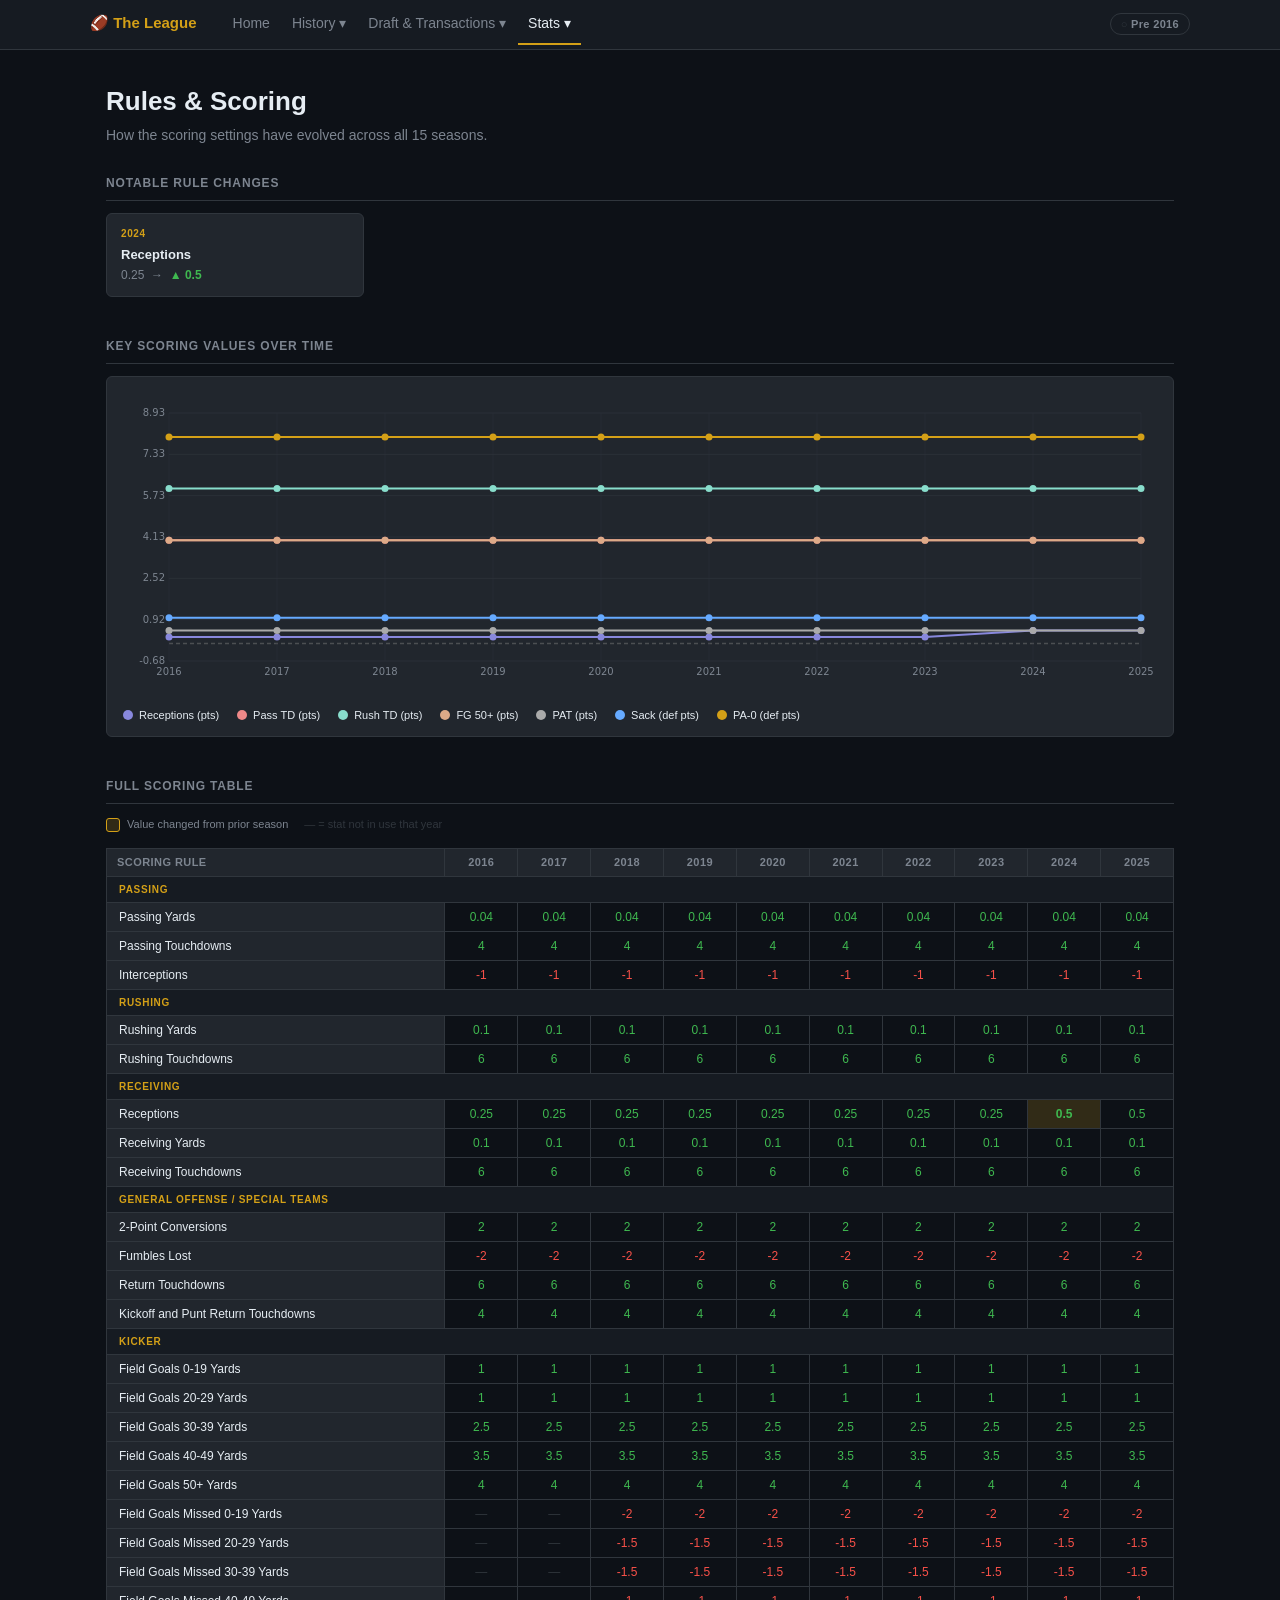
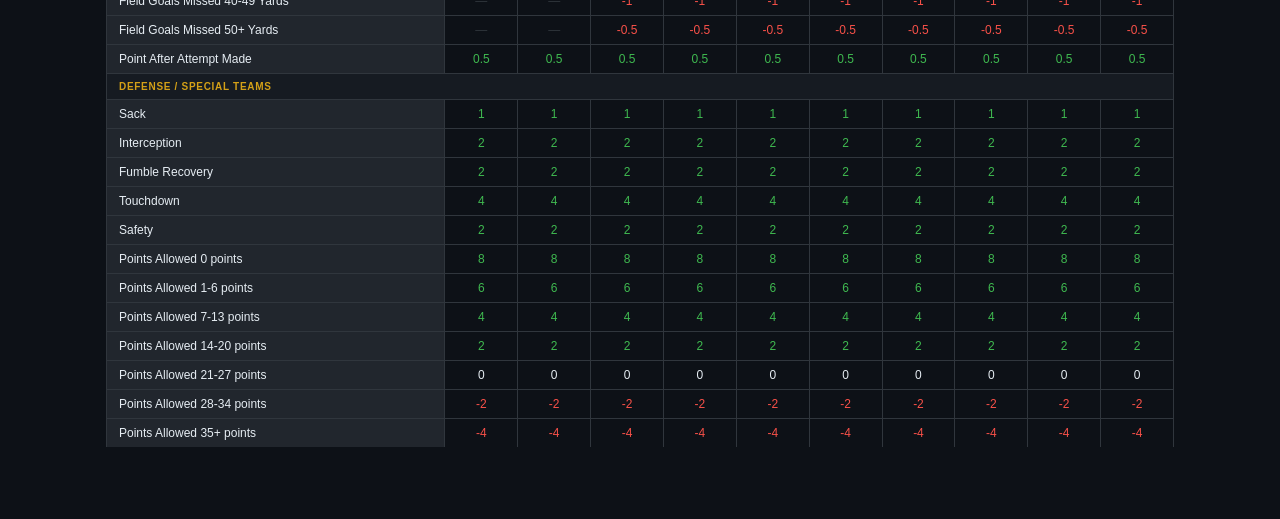
<file: docs/rules.html>
<!DOCTYPE html>
<html lang="en">
<head>
  <meta charset="UTF-8">
  <meta name="viewport" content="width=device-width, initial-scale=1.0">
  <title>Rules &amp; Scoring — The League</title>
  <link rel="icon" href="data:image/svg+xml,<svg xmlns='http://www.w3.org/2000/svg'><text y='32' font-size='32'>🏈</text></svg>">
  <link rel="stylesheet" href="css/style.css">
  <style>
    /* ── Scoring matrix table ────────────────────────────────────── */
    .scoring-wrap { overflow-x: auto; }
    .scoring-table { border-collapse: collapse; min-width: 100%; font-size: 12px; }
    .scoring-table th, .scoring-table td {
      border: 1px solid var(--border);
      padding: 5px 10px;
      white-space: nowrap;
      text-align: center;
    }
    .scoring-table th {
      background: var(--surface2);
      color: var(--muted);
      font-weight: 600;
      font-size: 11px;
    }
    .scoring-table .stat-label {
      text-align: left;
      font-weight: 500;
      color: var(--text);
      background: var(--surface2);
      min-width: 210px;
      padding-left: 12px;
    }
    .scoring-table .cat-header td {
      background: var(--surface);
      color: var(--gold);
      font-size: 10px;
      font-weight: 700;
      text-transform: uppercase;
      letter-spacing: 0.07em;
      text-align: left;
      padding-left: 12px;
    }
    .scoring-table .changed {
      background: rgba(212, 160, 23, 0.18);
      color: var(--gold);
      font-weight: 700;
    }
    .scoring-table .na {
      color: var(--border);
    }
    .scoring-table .neg { color: #f85149; }
    .scoring-table .pos { color: #3fb950; }

    /* ── Change legend ───────────────────────────────────────────── */
    .change-legend {
      display: flex;
      align-items: center;
      gap: 16px;
      font-size: 11px;
      color: var(--muted);
      margin-bottom: 16px;
      flex-wrap: wrap;
    }
    .change-swatch {
      display: inline-block;
      width: 14px;
      height: 14px;
      border-radius: 3px;
      vertical-align: middle;
      margin-right: 4px;
    }

    /* ── Chart ───────────────────────────────────────────────────── */
    .chart-wrap {
      position: relative;
      background: var(--surface2);
      border: 1px solid var(--border);
      border-radius: 6px;
      padding: 20px 16px 12px;
      margin-bottom: 32px;
    }
    .chart-legend {
      display: flex;
      flex-wrap: wrap;
      gap: 8px 18px;
      margin-top: 10px;
      font-size: 11px;
    }
    .chart-legend-item {
      display: flex;
      align-items: center;
      gap: 6px;
      cursor: pointer;
      user-select: none;
    }
    .chart-legend-item.hidden { opacity: 0.35; }
    .chart-legend-dot {
      width: 10px;
      height: 10px;
      border-radius: 50%;
      flex-shrink: 0;
    }
    canvas { display: block; width: 100%; }

    /* ── Key changes callout ─────────────────────────────────────── */
    .changes-grid {
      display: grid;
      grid-template-columns: repeat(auto-fill, minmax(240px, 1fr));
      gap: 12px;
      margin-bottom: 32px;
    }
    .change-card {
      background: var(--surface2);
      border: 1px solid var(--border);
      border-radius: 6px;
      padding: 12px 14px;
    }
    .change-card .change-year {
      font-size: 10px;
      font-weight: 700;
      text-transform: uppercase;
      letter-spacing: 0.06em;
      color: var(--gold);
      margin-bottom: 4px;
    }
    .change-card .change-stat { font-weight: 600; font-size: 13px; }
    .change-card .change-val  { font-size: 12px; color: var(--muted); margin-top: 2px; }
    .arrow-up   { color: var(--green); }
    .arrow-down { color: var(--red); }
  </style>
</head>
<body>

<nav>
  <div class="nav-inner">
    <a href="index.html" class="nav-brand">🏈 The League</a>
    <a href="index.html">Home</a>
    <div class="nav-group">
      <button class="nav-group-btn">History ▾</button>
      <div class="nav-dropdown">
        <a href="season.html">Seasons</a>
        <a href="alltime.html">All-Time</a>
        <a href="h2h.html">Head-to-Head</a>
        <a href="extrapoints.html">Extra Points</a>
        <a href="timeline.html">Season Timeline</a>
        <a href="owner.html">Owner Profiles</a>
        <a href="finalrosters.html">Final Rosters</a>
      </div>
    </div>
    <div class="nav-group">
      <button class="nav-group-btn">Draft & Transactions ▾</button>
      <div class="nav-dropdown">
        <a href="draft.html">Draft</a>
        <a href="transactions.html">Transactions</a>
      </div>
    </div>
    <div class="nav-group">
      <button class="nav-group-btn active">Stats ▾</button>
      <div class="nav-dropdown">
        <a href="players.html">Player History</a>
        <a href="rules.html" class="active">Rules</a>
      </div>
    </div>
  </div>
</nav>

<main>
  <div class="page-header">
    <h1>Rules &amp; Scoring</h1>
    <p>How the scoring settings have evolved across all 15 seasons.</p>
  </div>

  <!-- Key changes callout cards -->
  <section>
    <h2>Notable Rule Changes</h2>
    <div class="changes-grid" id="changes-grid">
      <div class="change-card"><div class="change-year">Loading…</div></div>
    </div>
  </section>

  <!-- Line chart for key stats -->
  <section>
    <h2>Key Scoring Values Over Time</h2>
    <div class="chart-wrap">
      <canvas id="scoring-chart" height="300"></canvas>
      <div class="chart-legend" id="chart-legend"></div>
    </div>
  </section>

  <!-- Full scoring matrix -->
  <section>
    <h2>Full Scoring Table</h2>
    <div class="change-legend">
      <span>
        <span class="change-swatch" style="background:rgba(212,160,23,0.18);border:1px solid var(--gold)"></span>
        Value changed from prior season
      </span>
      <span style="color:var(--border)">— = stat not in use that year</span>
    </div>
    <div class="scoring-wrap">
      <table class="scoring-table" id="scoring-table">
        <thead id="scoring-thead"></thead>
        <tbody id="scoring-tbody">
          <tr><td colspan="16" class="loading">Loading…</td></tr>
        </tbody>
      </table>
    </div>
  </section>
</main>

<script src="js/utils.js"></script>
<script>
// ── Stat normalization ────────────────────────────────────────────────────────
// Some early seasons use slightly different names for the same stat
const STAT_ALIASES = {
  'Reception Yards':      'Receiving Yards',
  'Reception Touchdowns': 'Receiving Touchdowns',
};
function normStat(s) { return STAT_ALIASES[s] || s; }

// ── Stat categories and display order ────────────────────────────────────────
const STAT_GROUPS = [
  {
    label: 'Passing',
    stats: ['Passing Yards', 'Passing Touchdowns', 'Interceptions'],
  },
  {
    label: 'Rushing',
    stats: ['Rushing Yards', 'Rushing Touchdowns'],
  },
  {
    label: 'Receiving',
    stats: ['Receptions', 'Receiving Yards', 'Receiving Touchdowns'],
  },
  {
    label: 'General Offense / Special Teams',
    stats: ['2-Point Conversions', 'Fumbles Lost', 'Return Touchdowns', 'Kickoff and Punt Return Touchdowns', 'Offensive Fumble Return TD'],
  },
  {
    label: 'Kicker',
    stats: [
      'Field Goals 0-19 Yards', 'Field Goals 20-29 Yards', 'Field Goals 30-39 Yards',
      'Field Goals 40-49 Yards', 'Field Goals 50+ Yards',
      'Field Goals Missed 0-19 Yards', 'Field Goals Missed 20-29 Yards',
      'Field Goals Missed 30-39 Yards', 'Field Goals Missed 40-49 Yards',
      'Field Goals Missed 50+ Yards',
      'Point After Attempt Made',
    ],
  },
  {
    label: 'Defense / Special Teams',
    stats: [
      'Sack', 'Interception', 'Fumble Recovery', 'Touchdown', 'Safety',
      'Points Allowed 0 points', 'Points Allowed 1-6 points', 'Points Allowed 7-13 points',
      'Points Allowed 14-20 points', 'Points Allowed 21-27 points',
      'Points Allowed 28-34 points', 'Points Allowed 35+ points',
    ],
  },
];

// ── Chart series ──────────────────────────────────────────────────────────────
const CHART_SERIES = [
  { stat: 'Receptions',           label: 'Receptions (pts)',    color: '#88d' },
  { stat: 'Passing Touchdowns',   label: 'Pass TD (pts)',       color: '#e88' },
  { stat: 'Rushing Touchdowns',   label: 'Rush TD (pts)',       color: '#8dc' },
  { stat: 'Field Goals 50+ Yards',label: 'FG 50+ (pts)',        color: '#da8' },
  { stat: 'Point After Attempt Made', label: 'PAT (pts)',       color: '#aaa' },
  { stat: 'Sack',                 label: 'Sack (def pts)',      color: '#6af' },
  { stat: 'Points Allowed 0 points', label: 'PA-0 (def pts)',   color: '#d4a017' },
];

// ── Main ──────────────────────────────────────────────────────────────────────
async function init() {
  const allSettings = await loadAllSeasons('settings.json');

  // Build matrix: statMatrix[normalizedStat][year] = value | null
  const statMatrix = {};
  for (const year of SEASONS) {
    for (const e of (allSettings[year] || [])) {
      const stat = normStat(e.stat);
      if (!statMatrix[stat]) statMatrix[stat] = {};
      statMatrix[stat][year] = e.points;
    }
  }

  // Detect changes: changedCells[stat][year] = true if value differs from previous year
  const changedCells = {};
  for (const [stat, byYear] of Object.entries(statMatrix)) {
    changedCells[stat] = {};
    let prev = null;
    for (const year of SEASONS) {
      const val = byYear[year] ?? null;
      if (prev !== null && val !== null && val !== prev) {
        changedCells[stat][year] = true;
      }
      if (val !== null) prev = val;
    }
  }

  renderChangesGrid(statMatrix, changedCells);
  renderChart(statMatrix);
  renderTable(statMatrix, changedCells);
}

// ── Notable changes cards ─────────────────────────────────────────────────────
function renderChangesGrid(statMatrix, changedCells) {
  const cards = [];
  for (const year of SEASONS) {
    for (const [stat, years] of Object.entries(changedCells)) {
      if (!years[year]) continue;
      // Find previous value
      let prevVal = null;
      for (const y of SEASONS) {
        if (y >= year) break;
        if (statMatrix[stat][y] != null) prevVal = statMatrix[stat][y];
      }
      const newVal = statMatrix[stat][year];
      const up = newVal > prevVal;
      cards.push({ year, stat, prevVal, newVal, up });
    }
  }
  // Sort by year
  cards.sort((a, b) => a.year - b.year);

  const grid = document.getElementById('changes-grid');
  if (!cards.length) { grid.innerHTML = '<p class="empty">No changes detected.</p>'; return; }

  grid.innerHTML = cards.map(c => `
    <div class="change-card">
      <div class="change-year">${c.year}</div>
      <div class="change-stat">${c.stat}</div>
      <div class="change-val">
        <span style="color:var(--muted)">${c.prevVal}</span>
        &nbsp;→&nbsp;
        <strong class="${c.up ? 'arrow-up' : 'arrow-down'}">${c.up ? '▲' : '▼'} ${c.newVal}</strong>
      </div>
    </div>
  `).join('');
}

// ── Line chart ────────────────────────────────────────────────────────────────
let hiddenSeries = new Set();

function renderChart(statMatrix) {
  const canvas  = document.getElementById('scoring-chart');
  const legend  = document.getElementById('chart-legend');
  const dpr     = window.devicePixelRatio || 1;
  const W       = canvas.parentElement.clientWidth - 32;
  const H       = window.innerWidth <= 480 ? 180 : 300;
  canvas.width  = W * dpr;
  canvas.height = H * dpr;
  canvas.style.width  = W + 'px';
  canvas.style.height = H + 'px';
  const ctx = canvas.getContext('2d');
  ctx.scale(dpr, dpr);

  // Build legend
  legend.innerHTML = CHART_SERIES.map((s, i) => `
    <div class="chart-legend-item${hiddenSeries.has(i) ? ' hidden' : ''}" onclick="toggleSeries(${i})" id="legend-item-${i}">
      <div class="chart-legend-dot" style="background:${s.color}"></div>
      <span>${s.label}</span>
    </div>
  `).join('');

  // Find value range (exclude hidden, exclude nulls)
  let minVal = Infinity, maxVal = -Infinity;
  CHART_SERIES.forEach((s, i) => {
    if (hiddenSeries.has(i)) return;
    SEASONS.forEach(year => {
      const v = statMatrix[s.stat]?.[year];
      if (v != null) { minVal = Math.min(minVal, v); maxVal = Math.max(maxVal, v); }
    });
  });
  if (!isFinite(minVal)) { minVal = 0; maxVal = 10; }
  // Add some padding
  const pad = (maxVal - minVal) * 0.12 || 1;
  const lo  = Math.min(0, minVal - pad);
  const hi  = maxVal + pad;

  const PAD_L = 46, PAD_R = 16, PAD_T = 16, PAD_B = 36;
  const cw = W - PAD_L - PAD_R;
  const ch = H - PAD_T - PAD_B;

  function xOf(i) { return PAD_L + (i / (SEASONS.length - 1)) * cw; }
  function yOf(v) { return PAD_T + (1 - (v - lo) / (hi - lo)) * ch; }

  // Grid lines + y-axis labels
  ctx.strokeStyle = 'rgba(48,54,61,0.7)';
  ctx.lineWidth   = 1;
  ctx.fillStyle   = '#7d8590';
  ctx.font        = '10px system-ui, sans-serif';
  ctx.textAlign   = 'right';
  const yTicks = 6;
  for (let i = 0; i <= yTicks; i++) {
    const v = lo + (hi - lo) * (i / yTicks);
    const y = yOf(v);
    ctx.beginPath(); ctx.moveTo(PAD_L, y); ctx.lineTo(W - PAD_R, y); ctx.stroke();
    ctx.fillText(v.toFixed(2).replace(/\.?0+$/, ''), PAD_L - 4, y + 3);
  }

  // Zero line
  if (lo < 0 && hi > 0) {
    ctx.strokeStyle = 'rgba(120,120,120,0.5)';
    ctx.lineWidth = 1.5;
    ctx.setLineDash([4, 3]);
    const y0 = yOf(0);
    ctx.beginPath(); ctx.moveTo(PAD_L, y0); ctx.lineTo(W - PAD_R, y0); ctx.stroke();
    ctx.setLineDash([]);
  }

  // X-axis labels
  ctx.fillStyle   = '#7d8590';
  ctx.textAlign   = 'center';
  ctx.font        = '10px system-ui, sans-serif';
  SEASONS.forEach((year, i) => {
    const x = xOf(i);
    ctx.fillText(year, x, H - PAD_B + 14);
    ctx.strokeStyle = 'rgba(48,54,61,0.4)';
    ctx.lineWidth   = 1;
    ctx.beginPath(); ctx.moveTo(x, PAD_T); ctx.lineTo(x, H - PAD_B); ctx.stroke();
  });

  // Series lines + dots
  CHART_SERIES.forEach((s, si) => {
    if (hiddenSeries.has(si)) return;
    ctx.strokeStyle = s.color;
    ctx.lineWidth   = 2;
    ctx.beginPath();
    let started = false;
    SEASONS.forEach((year, i) => {
      const v = statMatrix[s.stat]?.[year];
      if (v == null) { started = false; return; }
      const x = xOf(i), y = yOf(v);
      if (!started) { ctx.moveTo(x, y); started = true; }
      else ctx.lineTo(x, y);
    });
    ctx.stroke();

    // Dots
    SEASONS.forEach((year, i) => {
      const v = statMatrix[s.stat]?.[year];
      if (v == null) return;
      ctx.fillStyle = s.color;
      ctx.beginPath();
      ctx.arc(xOf(i), yOf(v), 3.5, 0, Math.PI * 2);
      ctx.fill();
    });
  });
}

function toggleSeries(i) {
  if (hiddenSeries.has(i)) hiddenSeries.delete(i);
  else hiddenSeries.add(i);
  document.getElementById(`legend-item-${i}`).classList.toggle('hidden', hiddenSeries.has(i));
  // Re-render chart (need statMatrix — store it globally)
  renderChart(window._statMatrix);
}

// ── Full scoring matrix table ─────────────────────────────────────────────────
function renderTable(statMatrix, changedCells) {
  // Store globally for chart toggle
  window._statMatrix = statMatrix;

  // Header row
  const thead = document.getElementById('scoring-thead');
  thead.innerHTML = `<tr>
    <th style="text-align:left;min-width:210px">Scoring Rule</th>
    ${SEASONS.map(y => `<th>${y}</th>`).join('')}
  </tr>`;

  const tbody = document.getElementById('scoring-tbody');
  tbody.innerHTML = '';

  for (const group of STAT_GROUPS) {
    // Category header
    const catRow = document.createElement('tr');
    catRow.className = 'cat-header';
    catRow.innerHTML = `<td colspan="${SEASONS.length + 1}">${group.label}</td>`;
    tbody.appendChild(catRow);

    for (const stat of group.stats) {
      // Only show stats that appear in at least one year
      const byYear = statMatrix[stat] || {};
      if (!Object.keys(byYear).length) continue;

      const row = document.createElement('tr');
      const cells = SEASONS.map(year => {
        const val     = byYear[year] ?? null;
        const changed = changedCells[stat]?.[year];
        if (val === null) return `<td class="na">—</td>`;
        const numClass = val < 0 ? 'neg' : val > 0 ? 'pos' : '';
        const changedClass = changed ? 'changed' : '';
        const display = val === 0 ? '0' : val;
        return `<td class="${[changedClass, numClass].filter(Boolean).join(' ')}">${display}</td>`;
      }).join('');

      row.innerHTML = `<td class="stat-label">${stat}</td>${cells}`;
      tbody.appendChild(row);
    }
  }
}

init().catch(console.error);
</script>
</body>
</html>
</file>
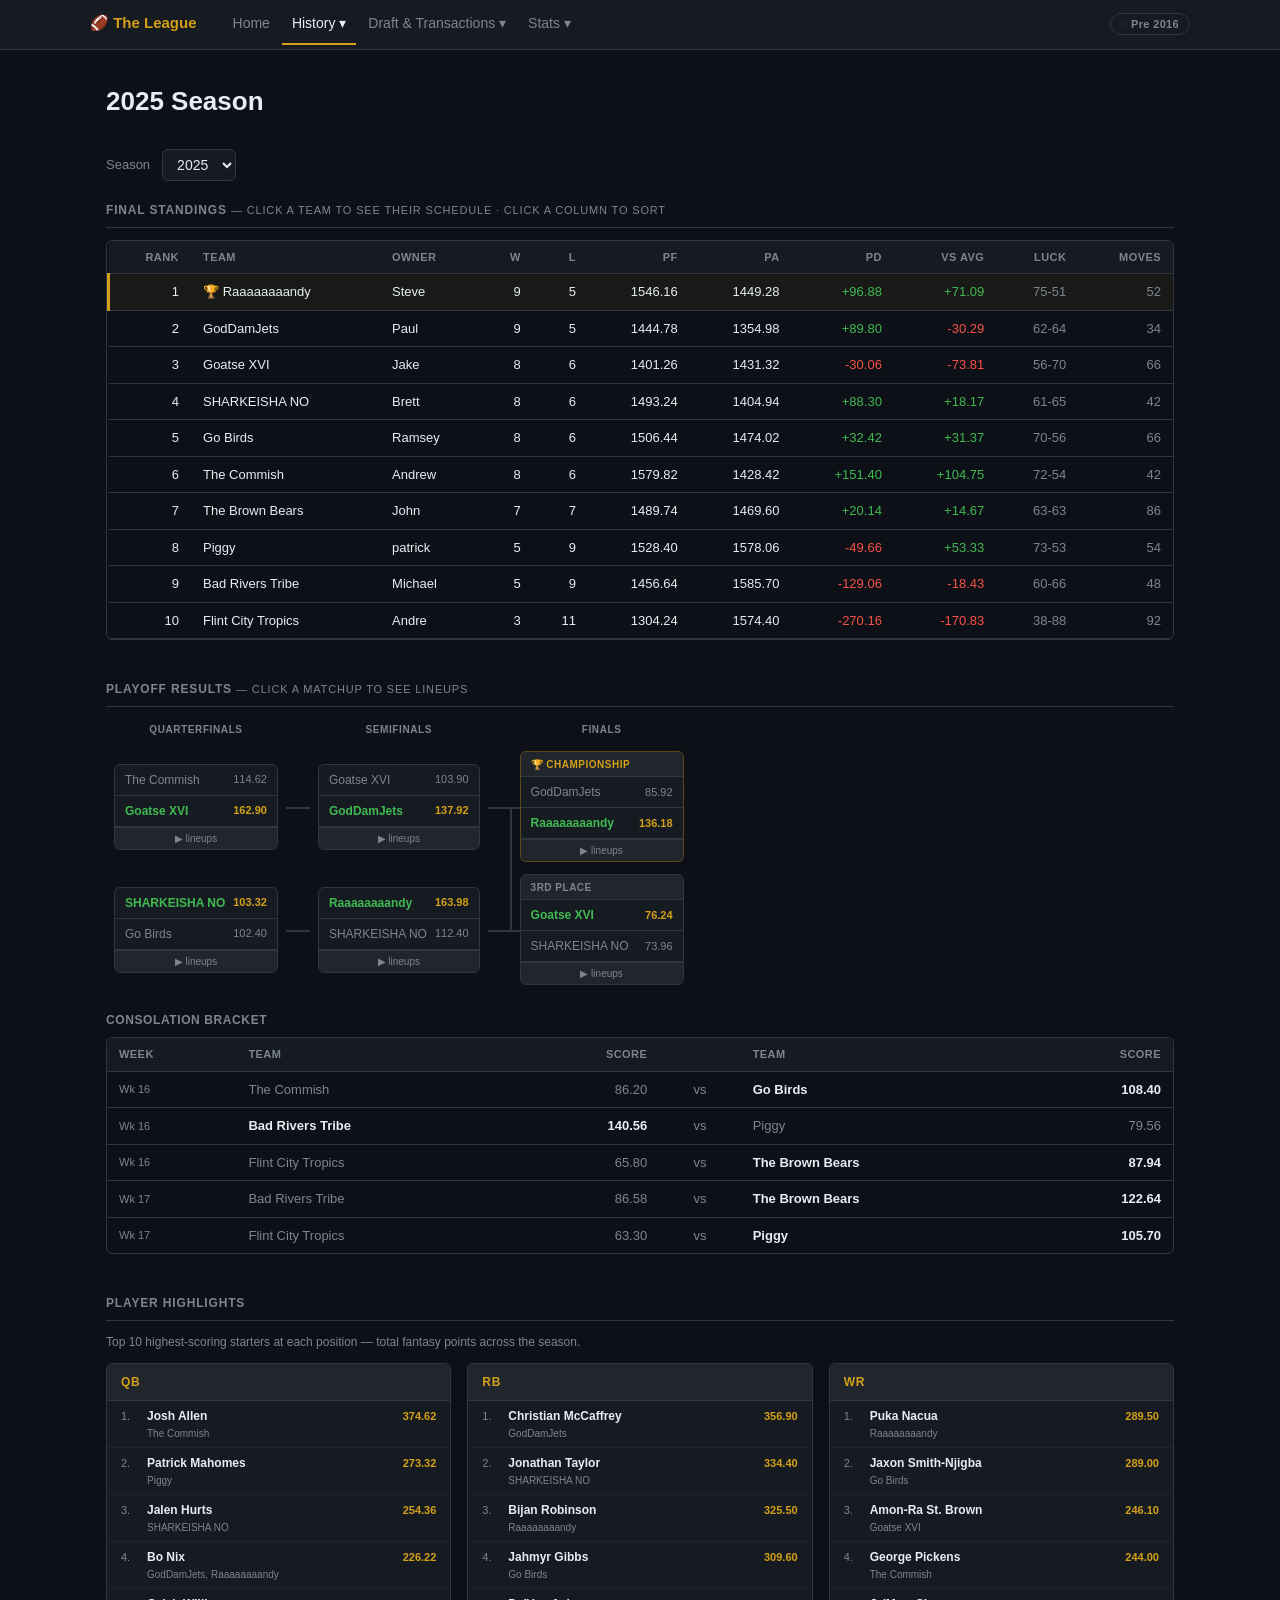
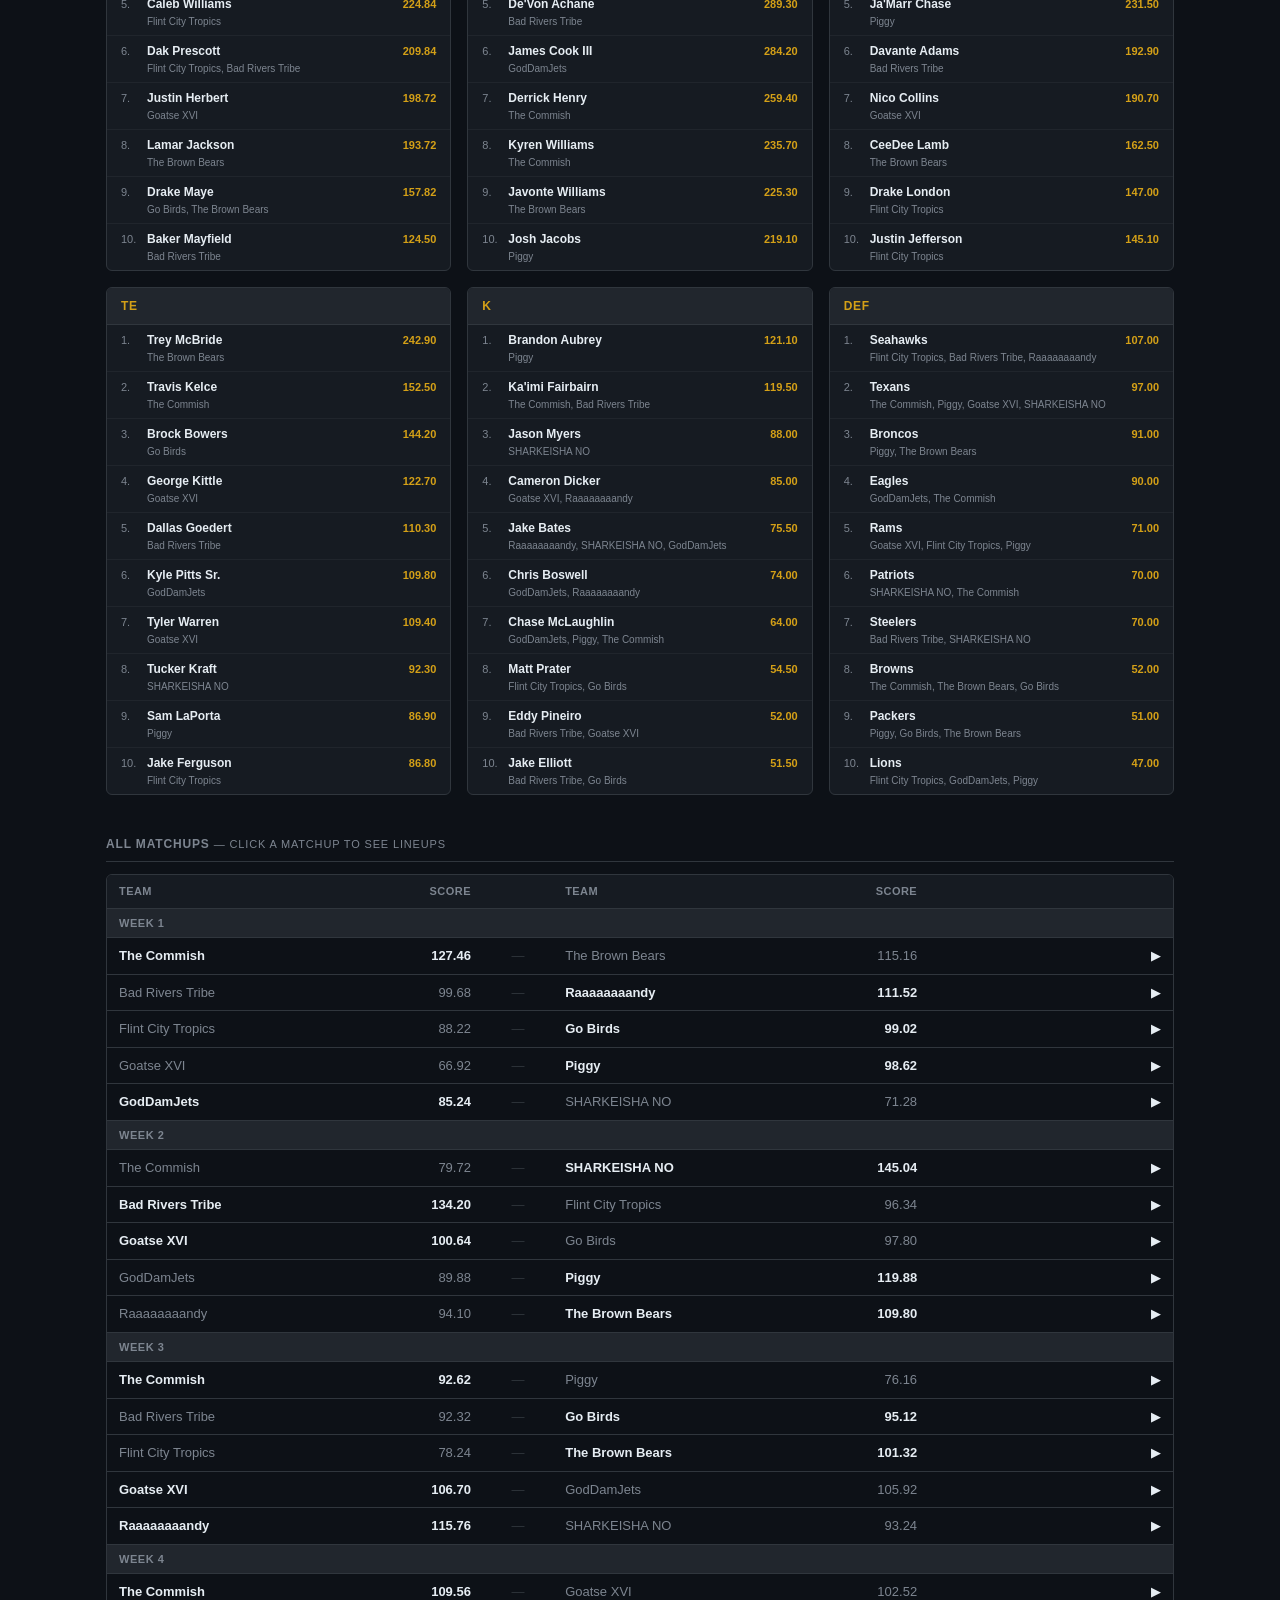
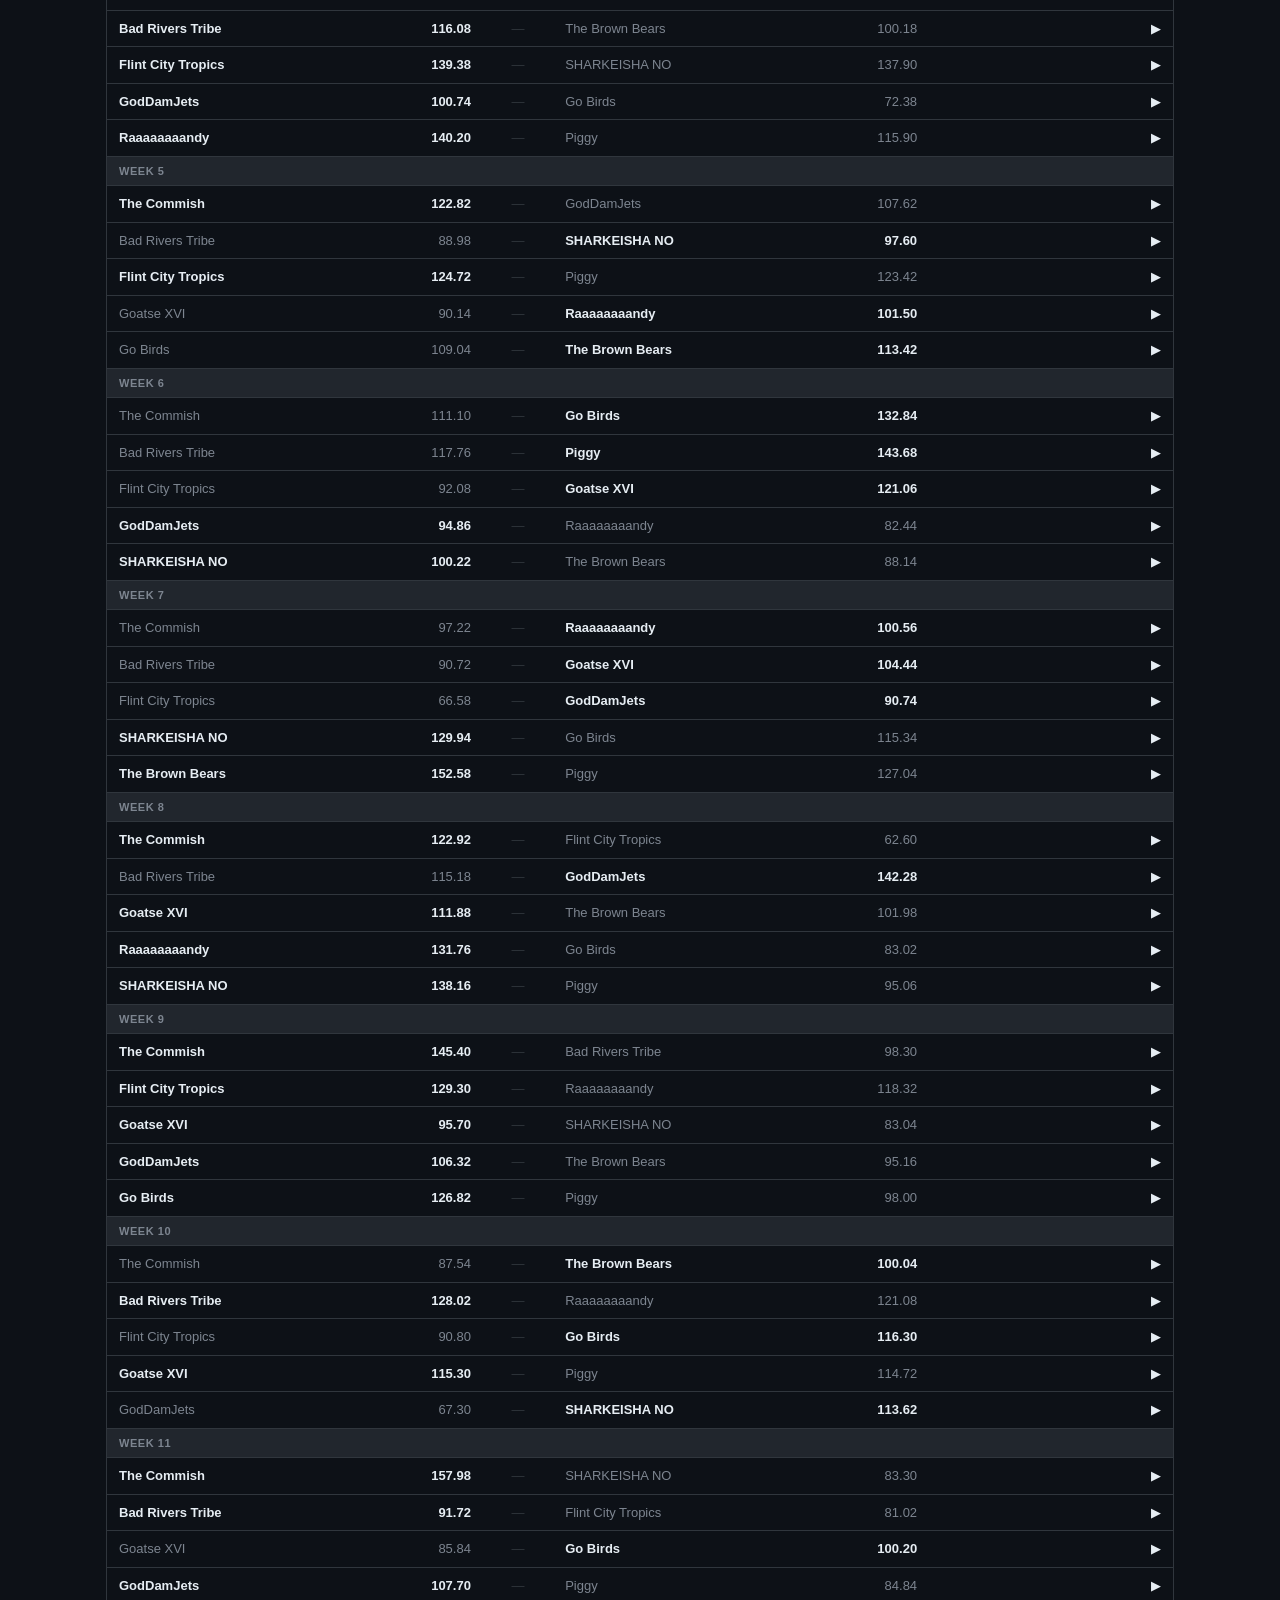
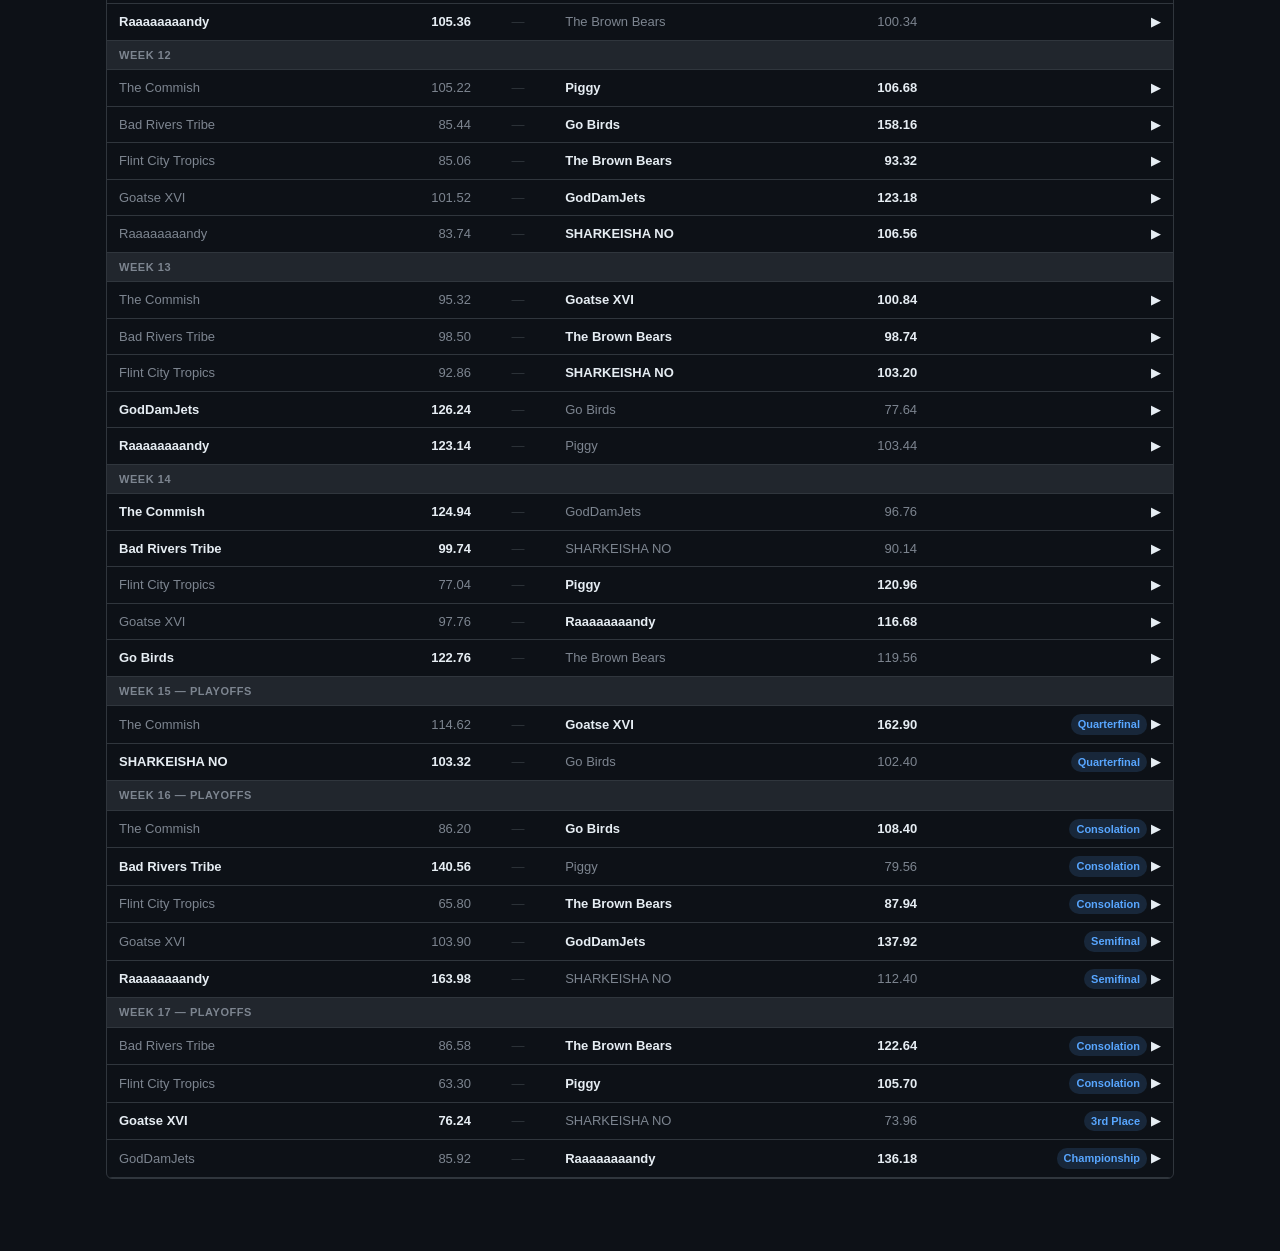
<file: docs/season.html>
<!DOCTYPE html>
<html lang="en">
<head>
  <meta charset="UTF-8">
  <meta name="viewport" content="width=device-width, initial-scale=1.0">
  <title>Season Browser — The League</title>
  <link rel="icon" href="data:image/svg+xml,<svg xmlns='http://www.w3.org/2000/svg'><text y='32' font-size='32'>🏈</text></svg>">
  <link rel="stylesheet" href="css/style.css">
  <style>
    /* ── Playoff Bracket ─────────────────────────────────────────── */
    .bracket-outer { overflow-x: auto; }
    .bracket-wrap {
      display: flex;
      align-items: stretch;
      min-width: fit-content;
    }

    .bkt-col {
      display: flex;
      flex-direction: column;
      min-width: 165px;
    }
    .bkt-col.finals { min-width: 180px; }

    .bkt-col-hdr {
      height: 26px;
      display: flex;
      align-items: flex-end;
      justify-content: center;
      padding-bottom: 8px;
      font-size: 10px;
      font-weight: 700;
      text-transform: uppercase;
      letter-spacing: .06em;
      color: var(--muted);
      white-space: nowrap;
    }

    .bkt-half {
      flex: 1;
      display: flex;
      align-items: center;
      padding: 6px 8px;
      position: relative;
    }

    /* card */
    .bkt-card {
      width: 100%;
      background: var(--surface);
      border: 1px solid var(--border);
      border-radius: 6px;
      overflow: hidden;
      cursor: pointer;
      transition: border-color 0.15s, box-shadow 0.15s;
    }
    .bkt-card:hover { border-color: var(--blue); }
    .bkt-card.active { border-color: var(--gold); box-shadow: 0 0 0 1px var(--gold); }
    .bkt-card.bkt-champ-card { border-color: rgba(212,160,23,0.35); }
    .bkt-card.bkt-champ-card:hover { border-color: var(--gold); }

    .bkt-card-lbl {
      font-size: 10px;
      font-weight: 700;
      text-transform: uppercase;
      letter-spacing: .05em;
      color: var(--muted);
      padding: 5px 10px 4px;
      background: var(--surface2);
      border-bottom: 1px solid var(--border);
    }
    .bkt-champ-card .bkt-card-lbl { color: var(--gold); }

    .bkt-team {
      display: flex;
      justify-content: space-between;
      align-items: center;
      padding: 6px 10px;
      font-size: 12px;
      gap: 8px;
      border-bottom: 1px solid var(--border);
      overflow: hidden;
    }
    .bkt-team:last-of-type { border-bottom: none; }
    .bkt-team.win { font-weight: 600; }
    .bkt-team.lose { color: var(--muted); }
    .bkt-name { white-space: nowrap; overflow: hidden; text-overflow: ellipsis; }
    .bkt-score { font-variant-numeric: tabular-nums; font-size: 11px; flex-shrink: 0; }
    .bkt-score.win { color: var(--gold); font-weight: 700; }

    .bkt-hint {
      font-size: 10px;
      color: var(--muted);
      text-align: center;
      padding: 3px;
      background: var(--surface2);
      border-top: 1px solid var(--border);
    }

    /* connector columns */
    .bkt-conn {
      width: 24px;
      flex-shrink: 0;
      display: flex;
      flex-direction: column;
    }
    .bkt-conn-hdr-gap { height: 26px; }
    .bkt-conn-body { flex: 1; display: flex; flex-direction: column; }

    .bkt-ch { flex: 1; position: relative; }

    /* simple connector: horizontal line at center (QF→SF) */
    .bkt-conn.simple .bkt-ch::before {
      content: '';
      position: absolute;
      left: 0; right: 0;
      top: 50%;
      border-top: 2px solid var(--border);
    }

    /* bracket connector: converging arms (SF→Finals) */
    .bkt-conn.bracket .bkt-ch.top::before {
      content: '';
      position: absolute;
      left: 0; right: 0;
      top: 50%;
      border-top: 2px solid var(--border);
    }
    .bkt-conn.bracket .bkt-ch.top::after {
      content: '';
      position: absolute;
      top: 50%; bottom: 0;
      right: 0; width: 2px;
      background: var(--border);
    }
    .bkt-conn.bracket .bkt-ch.bot::before {
      content: '';
      position: absolute;
      left: 0; right: 0;
      top: 50%;
      border-top: 2px solid var(--border);
    }
    .bkt-conn.bracket .bkt-ch.bot::after {
      content: '';
      position: absolute;
      top: 0; bottom: 50%;
      right: 0; width: 2px;
      background: var(--border);
    }

    /* Finals column: left arm from connector to card */
    .bkt-col.finals .bkt-half { padding-left: 0; }
    .bkt-col.finals .bkt-half::before {
      content: '';
      position: absolute;
      left: 0; width: 8px;
      top: 50%;
      border-top: 2px solid var(--border);
    }
    .bkt-col.finals .bkt-half .bkt-card { margin-left: 8px; }

    /* lineup panel below bracket */
    .bkt-lineup-panel {
      margin-top: 12px;
      border: 1px solid var(--border);
      border-radius: 6px;
      overflow: hidden;
    }
    .bkt-lineup-meta {
      text-align: center;
      padding: 6px 10px;
      background: var(--surface2);
      font-size: 11px;
      color: var(--muted);
      border-bottom: 1px solid var(--border);
    }

    /* shared lineup layout */
    .lineup-cols {
      display: grid;
      grid-template-columns: 1fr 1fr;
    }
    .lineup-col { padding: 12px 14px; }
    .lineup-col:first-child { border-right: 1px solid var(--border); }
    .lineup-col-header {
      font-size: 10px;
      font-weight: 700;
      text-transform: uppercase;
      letter-spacing: 0.06em;
      color: var(--muted);
      margin-bottom: 8px;
      padding-bottom: 6px;
      border-bottom: 1px solid var(--border);
    }
    .lineup-row {
      display: flex;
      align-items: center;
      gap: 6px;
      padding: 3px 0;
      font-size: 12px;
      border-bottom: 1px solid rgba(48,54,61,0.5);
    }
    .lineup-row:last-child { border-bottom: none; }
    .lineup-row.bench-row { opacity: 0.55; }
    .lineup-slot { width: 44px; font-size: 10px; font-weight: 600; color: var(--muted); flex-shrink: 0; }
    .lineup-player { flex: 1; min-width: 0; white-space: nowrap; overflow: hidden; text-overflow: ellipsis; }
    .lineup-nfl { font-size: 10px; color: var(--muted); width: 28px; flex-shrink: 0; }
    .lineup-pts { font-variant-numeric: tabular-nums; font-weight: 600; font-size: 12px; width: 38px; text-align: right; flex-shrink: 0; }
    .lineup-pts.top-score { color: var(--gold); }
    .lineup-totals {
      display: flex;
      justify-content: space-between;
      padding: 6px 0 2px;
      font-size: 11px;
      margin-top: 4px;
      border-top: 1px solid var(--border);
    }
    .lineup-totals .label { color: var(--muted); }
    .lineup-totals .val   { font-weight: 700; }

    /* ── Clickable standing rows ──────────────────────────────── */
    .standing-row { cursor: pointer; }
    .standing-row:hover td { background: rgba(212,160,23,0.04); }
    .standing-row.expanded td { background: rgba(212,160,23,0.06); }
    .standing-detail-row { display: none; }
    .standing-detail-row.visible { display: table-row; }
    .standing-detail-row td { padding: 0; border-bottom: 1px solid var(--border); }
    .team-schedule {
      padding: 0;
    }
    .team-schedule table { width: 100%; border-collapse: collapse; font-size: 12px; }
    .team-schedule th {
      background: var(--surface2);
      color: var(--muted);
      font-size: 10px;
      font-weight: 700;
      text-transform: uppercase;
      letter-spacing: .05em;
      padding: 5px 12px;
      text-align: left;
      border-bottom: 1px solid var(--border);
    }
    .team-schedule th.num { text-align: right; }
    .team-schedule td { padding: 5px 12px; border-bottom: 1px solid rgba(48,54,61,0.4); }
    .team-schedule td.num { text-align: right; font-variant-numeric: tabular-nums; }
    .team-schedule tr:last-child td { border-bottom: none; }
    .team-schedule .res-w { color: var(--green); font-weight: 700; }
    .team-schedule .res-l { color: var(--red); }

    /* ── Clickable matchup rows ──────────────────────────────── */
    .matchup-row.has-lineups { cursor: pointer; }
    .matchup-row.has-lineups:hover td { background: rgba(212,160,23,0.04); }
    .matchup-row.expanded td { background: rgba(212,160,23,0.06); }
    .matchup-detail-row { display: none; }
    .matchup-detail-row.visible { display: table-row; }
    .matchup-detail-row td { padding: 0; border-bottom: 1px solid var(--border); }

    /* ── Sortable standings headers ──────────────────────────── */
    .st-th { cursor: pointer; user-select: none; white-space: nowrap; }
    .st-th:hover { color: var(--text); }
    .st-th.sort-asc::after  { content: ' ▲'; font-size: 9px; color: var(--gold); }
    .st-th.sort-desc::after { content: ' ▼'; font-size: 9px; color: var(--gold); }

    /* ── Player Highlights ───────────────────────────────────── */
    .highlights-grid {
      display: grid;
      grid-template-columns: repeat(3, 1fr);
      gap: 16px;
    }
    .highlight-pos-block {
      background: var(--surface);
      border: 1px solid var(--border);
      border-radius: 6px;
      overflow: hidden;
    }
    .highlight-pos-hdr {
      font-size: 12px; font-weight: 700; text-transform: uppercase;
      letter-spacing: .06em; color: var(--gold);
      padding: 9px 14px;
      background: var(--surface2);
      border-bottom: 1px solid var(--border);
    }
    .highlight-pos-list { list-style: none; padding: 0; margin: 0; }
    .highlight-pos-list li {
      display: grid;
      grid-template-columns: 20px 1fr 60px;
      grid-template-rows: auto auto;
      column-gap: 6px;
      padding: 6px 14px;
      border-bottom: 1px solid rgba(48,54,61,0.4);
      font-size: 12px;
      align-items: baseline;
    }
    .highlight-pos-list li:last-child { border-bottom: none; }
    .highlight-rank { color: var(--muted); font-size: 11px; }
    .highlight-name { font-weight: 600; word-break: break-word; }
    .highlight-pts-sm { font-variant-numeric: tabular-nums; color: var(--gold); font-weight: 700; font-size: 11px; text-align: right; }
    .highlight-team-sm { grid-column: 2 / 4; font-size: 10px; color: var(--muted); padding-top: 1px; word-break: break-word; }

    @media (max-width: 600px) {
      .lineup-cols { grid-template-columns: 1fr; }
      .lineup-col:first-child { border-right: none; border-bottom: 1px solid var(--border); }
      /* Player highlights: 2 columns on small screens instead of 3 */
      .highlights-grid { grid-template-columns: repeat(2, 1fr); gap: 10px; }
      /* All Matchups: prevent team names from wrapping/collapsing so table scrolls */
      .matchup-row td:nth-child(1),
      .matchup-row td:nth-child(4) { white-space: nowrap; }
      .matchup-row td:nth-child(2),
      .matchup-row td:nth-child(5) { padding-left: 4px; padding-right: 4px; white-space: nowrap; }
    }
    @media (max-width: 400px) {
      /* Single column on very narrow screens */
      .highlights-grid { grid-template-columns: 1fr; }
    }
  </style>
</head>
<body>

<nav>
  <div class="nav-inner">
    <a href="index.html" class="nav-brand">🏈 The League</a>
    <a href="index.html">Home</a>
    <div class="nav-group">
      <button class="nav-group-btn active">History ▾</button>
      <div class="nav-dropdown">
        <a href="season.html" class="active">Seasons</a>
        <a href="alltime.html">All-Time</a>
        <a href="h2h.html">Head-to-Head</a>
        <a href="extrapoints.html">Extra Points</a>
        <a href="timeline.html">Season Timeline</a>
        <a href="owner.html">Owner Profiles</a>
        <a href="finalrosters.html">Final Rosters</a>
      </div>
    </div>
    <div class="nav-group">
      <button class="nav-group-btn">Draft & Transactions ▾</button>
      <div class="nav-dropdown">
        <a href="draft.html">Draft</a>
        <a href="transactions.html">Transactions</a>
      </div>
    </div>
    <div class="nav-group">
      <button class="nav-group-btn">Stats ▾</button>
      <div class="nav-dropdown">
        <a href="players.html">Player History</a>
        <a href="rules.html">Rules</a>
      </div>
    </div>
  </div>
</nav>

<main>
  <div class="page-header">
    <h1 id="page-title">Season Browser</h1>
  </div>

  <div class="controls">
    <label for="year-select">Season</label>
    <select id="year-select"></select>
  </div>

  <div id="content"><p class="loading">Loading…</p></div>
</main>

<script src="js/utils.js"></script>
<script>
const SLOT_ORDER = ['QB','WR','RB','TE','W/R/T','K','DEF','BN','IR'];
function slotRank(slot) { const i = SLOT_ORDER.indexOf(slot); return i === -1 ? 99 : i; }
function isBench(slot)  { return slot === 'BN' || slot === 'IR'; }
function posColor(pos)  {
  const p = (pos || '').split('/')[0].toUpperCase();
  return { QB:'#e88', RB:'#8d8', WR:'#88d', TE:'#da8' }[p] || 'var(--muted)';
}

function buildLineupHTML(entries) {
  if (!entries || !entries.length) return '<p style="color:var(--muted);font-size:12px;padding:8px 0">No lineup data</p>';
  const sorted   = [...entries].sort((a, b) => slotRank(a.slot) - slotRank(b.slot));
  const starters = sorted.filter(e => !isBench(e.slot));
  const bench    = sorted.filter(e => isBench(e.slot));
  const startPts = starters.reduce((s, e) => s + (parseFloat(e.fantasy_pts) || 0), 0);
  const benchPts = bench.reduce((s, e) => s + (parseFloat(e.fantasy_pts) || 0), 0);
  const topScore = Math.max(...starters.map(e => parseFloat(e.fantasy_pts) || 0));

  const makeRow = e => {
    const pts = parseFloat(e.fantasy_pts) || 0;
    const isTop = !isBench(e.slot) && pts === topScore && topScore > 0;
    return `<div class="lineup-row${isBench(e.slot) ? ' bench-row' : ''}">
      <span class="lineup-slot">${e.slot}</span>
      <span class="lineup-player" title="${e.player}" style="color:${posColor(e.pos)}">${e.player}</span>
      <span class="lineup-nfl">${e.nfl_team || ''}</span>
      <span class="lineup-pts${isTop ? ' top-score' : ''}">${pts !== 0 ? pts.toFixed(2) : '—'}</span>
    </div>`;
  };

  const hasBench = bench.length > 0;
  return `
    ${starters.map(makeRow).join('')}
    ${hasBench ? `<div style="font-size:10px;color:var(--muted);text-transform:uppercase;letter-spacing:.05em;padding:6px 0 4px;margin-top:4px;border-top:1px solid var(--border)">Bench</div>${bench.map(makeRow).join('')}` : ''}
    <div class="lineup-totals">
      <span class="label">Started</span><span class="val">${startPts.toFixed(2)}</span>
    </div>
    ${hasBench ? `<div class="lineup-totals" style="margin-top:0">
      <span class="label">Left on bench</span><span class="val" style="color:var(--muted)">${benchPts.toFixed(2)}</span>
    </div>` : ''}
  `;
}

// ── Year select ────────────────────────────────────────────────────────────────
const yearSelect = document.getElementById('year-select');
for (const y of [...SEASONS].reverse()) {
  yearSelect.appendChild(new Option(y, y));
}
const params = new URLSearchParams(location.search);
if (params.has('year') && SEASONS.includes(parseInt(params.get('year')))) {
  yearSelect.value = params.get('year');
}
yearSelect.addEventListener('change', () => {
  const url = new URL(location.href);
  url.searchParams.set('year', yearSelect.value);
  history.replaceState({}, '', url);
  loadYear(parseInt(yearSelect.value));
});

// ── Load year ──────────────────────────────────────────────────────────────────
async function loadYear(year) {
  document.getElementById('page-title').textContent = `${year} Season`;
  const content = document.getElementById('content');
  content.innerHTML = '<p class="loading">Loading…</p>';

  const [standings, matchups, lineups, transactions] = await Promise.all([
    loadFile(year, 'standings.json'),
    loadFile(year, 'matchups.json'),
    loadFile(year, 'weekly_lineups.json').catch(() => []),
    loadFile(year, 'transactions.json').catch(() => []),
  ]);

  const teamOwner = buildTeamOwnerMap(standings);

  // Group lineups by week → team
  const lineupsByWeekTeam = {};
  for (const e of lineups) {
    if (!lineupsByWeekTeam[e.week]) lineupsByWeekTeam[e.week] = {};
    if (!lineupsByWeekTeam[e.week][e.team]) lineupsByWeekTeam[e.week][e.team] = [];
    lineupsByWeekTeam[e.week][e.team].push(e);
  }

  const champGame = matchups.find(m => m.round === 'Championship');
  let champTeam = null;
  if (champGame) {
    const s1 = parseFloat(champGame.score1), s2 = parseFloat(champGame.score2);
    champTeam = s1 > s2 ? champGame.team1 : champGame.team2;
  }

  const playoffMatchups = matchups.filter(m => m.playoff);
  const byWeek = {};
  for (const m of matchups) (byWeek[m.week] = byWeek[m.week] || []).push(m);
  const allWeeks = Object.keys(byWeek).map(Number).sort((a, b) => a - b);

  // ── Pre-compute standings stats ──────────────────────────────
  // League average PF
  const leagueAvgPF = standings.reduce((s, t) => s + parseFloat(t.points_for), 0) / standings.length;

  // Transactions per team (count entries where team is the recipient)
  const teamMoves = {};
  for (const tx of transactions) {
    if (tx.to && tx.to !== 'Dropped' && tx.to !== 'FA/Waiver') {
      teamMoves[tx.to] = (teamMoves[tx.to] || 0) + 1;
    }
  }

  // Luck record: for each regular-season week, how many other teams would you beat?
  const luckRecord = {};
  for (const m of matchups) {
    if (m.playoff) continue;
    const s1 = parseFloat(m.score1), s2 = parseFloat(m.score2);
    for (const [team, score] of [[m.team1, s1], [m.team2, s2]]) {
      if (!luckRecord[team]) luckRecord[team] = { w: 0, l: 0 };
    }
  }
  // Second pass: compare each team's score against every other team that week
  const byRegWeek = {};
  for (const m of matchups) {
    if (m.playoff) continue;
    (byRegWeek[m.week] = byRegWeek[m.week] || []).push(m);
  }
  for (const games of Object.values(byRegWeek)) {
    const weekScores = {}; // team -> score
    for (const m of games) {
      weekScores[m.team1] = parseFloat(m.score1);
      weekScores[m.team2] = parseFloat(m.score2);
    }
    for (const [team, score] of Object.entries(weekScores)) {
      if (!luckRecord[team]) luckRecord[team] = { w: 0, l: 0 };
      for (const [other, otherScore] of Object.entries(weekScores)) {
        if (other === team) continue;
        if (score > otherScore) luckRecord[team].w++;
        else if (score < otherScore) luckRecord[team].l++;
      }
    }
  }

  // ── Standings ────────────────────────────────────────────────
  // Build per-team schedule lookup
  const teamSchedule = {};
  for (const m of matchups) {
    const s1 = parseFloat(m.score1), s2 = parseFloat(m.score2);
    for (const [myTeam, myScore, oppTeam, oppScore] of [
      [m.team1, s1, m.team2, s2],
      [m.team2, s2, m.team1, s1],
    ]) {
      if (!teamSchedule[myTeam]) teamSchedule[myTeam] = [];
      teamSchedule[myTeam].push({ week: m.week, opponent: oppTeam, myScore, oppScore, round: m.round, playoff: m.playoff });
    }
  }

  const sortedStandings = computeFinalStandings(matchups, standings);
  let stIdx = 0;
  const standingRows = sortedStandings.map(t => {
    const isChamp = t.team === champTeam;
    const sid = `st-${stIdx++}`;
    const games = (teamSchedule[t.team] || []).sort((a, b) => a.week - b.week);
    const schedRows = games.map(g => {
      const won = g.myScore > g.oppScore;
      const label = g.round ? `<span class="badge badge-blue" style="font-size:9px">${g.round}</span>` : '';
      return `<tr>
        <td class="num">${g.week}</td>
        <td>${g.opponent}</td>
        <td class="num" style="${won ? 'font-weight:600' : 'color:var(--muted)'}">${g.myScore.toFixed(2)}</td>
        <td class="num" style="${!won ? 'font-weight:600' : 'color:var(--muted)'}">${g.oppScore.toFixed(2)}</td>
        <td class="num"><span class="${won ? 'res-w' : 'res-l'}">${won ? 'W' : 'L'}</span></td>
        <td>${label}</td>
      </tr>`;
    }).join('');

    const pf   = parseFloat(t.points_for);
    const pa   = parseFloat(t.points_against);
    const pd   = pf - pa;
    const vsAvg = pf - leagueAvgPF;
    const luck = luckRecord[t.team] || { w: 0, l: 0 };
    const moves = teamMoves[t.team] || 0;
    const pdStr  = (pd  >= 0 ? '+' : '') + pd.toFixed(2);
    const vaStr  = (vsAvg >= 0 ? '+' : '') + vsAvg.toFixed(2);

    return `<tr class="standing-row${isChamp ? ' is-champ' : ''}" onclick="standingClick('${sid}')">
      <td class="num" data-val="${t.rank}">${t.rank}</td>
      <td data-val="${t.team}">${isChamp ? '🏆 ' : ''}${t.team}</td>
      <td data-val="${t.owner}">${t.owner}</td>
      <td class="num" data-val="${t.wins}">${t.wins}</td>
      <td class="num" data-val="${t.losses}">${t.losses}</td>
      <td class="num" data-val="${pf}">${pf.toFixed(2)}</td>
      <td class="num" data-val="${pa}">${pa.toFixed(2)}</td>
      <td class="num" data-val="${pd}" style="color:${pd >= 0 ? 'var(--green)' : 'var(--red)'}">${pdStr}</td>
      <td class="num" data-val="${vsAvg}" style="color:${vsAvg >= 0 ? 'var(--green)' : 'var(--red)'}">${vaStr}</td>
      <td class="num" data-val="${luck.w}" style="color:var(--muted)">${luck.w}-${luck.l}</td>
      <td class="num" data-val="${moves}" style="color:var(--muted)">${moves}</td>
    </tr>
    <tr class="standing-detail-row" id="${sid}-detail">
      <td colspan="11">
        <div class="team-schedule">
          <table>
            <thead><tr>
              <th class="num">Wk</th><th>Opponent</th>
              <th class="num">For</th><th class="num">Opp</th>
              <th class="num">W/L</th><th></th>
            </tr></thead>
            <tbody>${schedRows}</tbody>
          </table>
        </div>
      </td>
    </tr>`;
  }).join('');

  // ── Player highlights ────────────────────────────────────────
  const playerHighlightsHTML = buildPlayerHighlightsHTML(lineups);

  // ── Playoff bracket ──────────────────────────────────────────
  const bracketHTML = buildBracketHTML(playoffMatchups, lineupsByWeekTeam, teamOwner);

  // ── Weekly matchups ──────────────────────────────────────────
  _wkData = {};
  let wkIdx = 0;
  const weekRows = allWeeks.map(week => {
    const games = byWeek[week];
    const isPlayoff = games[0].playoff;
    const header = `<tr>
      <td colspan="6" style="background:var(--surface2);color:var(--muted);font-size:11px;font-weight:600;text-transform:uppercase;letter-spacing:0.05em;padding:6px 12px">
        Week ${week}${isPlayoff ? ' — Playoffs' : ''}
      </td>
    </tr>`;
    const gameRows = games.map(m => {
      const id = `wk-${wkIdx++}`;
      const s1 = parseFloat(m.score1), s2 = parseFloat(m.score2);
      const w = s1 > s2 ? 1 : 2;
      const wkL = lineupsByWeekTeam[m.week] || {};
      const hasL = !!(wkL[m.team1] || wkL[m.team2]);
      _wkData[id] = { m, lineupsByWeekTeam, teamOwner };
      const hint = hasL ? `<span class="expand-hint" style="margin-left:4px">▶</span>` : '';
      return `<tr class="matchup-row${hasL ? ' has-lineups' : ''}" id="${id}-row" onclick="weekClick('${id}')">
        <td style="${w===1?'font-weight:600':'color:var(--muted)'}">${m.team1}</td>
        <td class="num" style="${w===1?'font-weight:600':'color:var(--muted)'}">${s1.toFixed(2)}</td>
        <td style="color:var(--border);text-align:center">—</td>
        <td style="${w===2?'font-weight:600':'color:var(--muted)'}">${m.team2}</td>
        <td class="num" style="${w===2?'font-weight:600':'color:var(--muted)'}">${s2.toFixed(2)}</td>
        <td style="text-align:right">${m.round ? `<span class="badge badge-blue">${m.round}</span>` : ''}${hint}</td>
      </tr>
      <tr class="matchup-detail-row" id="${id}-detail"><td colspan="6"></td></tr>`;
    }).join('');
    return header + gameRows;
  }).join('');

  content.innerHTML = `
    <section>
      <h2>Final Standings <span style="font-size:11px;color:var(--muted);font-weight:400">— click a team to see their schedule · click a column to sort</span></h2>
      <div class="table-wrap">
        <table class="standings-table">
          <thead><tr>
            <th class="num st-th" data-col="0">Rank</th>
            <th class="st-th" data-col="1">Team</th>
            <th class="st-th" data-col="2">Owner</th>
            <th class="num st-th" data-col="3">W</th>
            <th class="num st-th" data-col="4">L</th>
            <th class="num st-th" data-col="5">PF</th>
            <th class="num st-th" data-col="6">PA</th>
            <th class="num st-th" data-col="7" title="Point Differential (PF − PA)">PD</th>
            <th class="num st-th" data-col="8" title="Points vs league average this season">vs Avg</th>
            <th class="num st-th" data-col="9" title="Record if team played every other team each regular-season week">Luck</th>
            <th class="num st-th" data-col="10" title="Total players added (transactions)">Moves</th>
          </tr></thead>
          <tbody>${standingRows}</tbody>
        </table>
      </div>
    </section>

    ${bracketHTML ? `
    <section>
      <h2>Playoff Results <span style="font-size:11px;color:var(--muted);font-weight:400">— click a matchup to see lineups</span></h2>
      <div class="bracket-outer">${bracketHTML}</div>
    </section>` : ''}

    ${playerHighlightsHTML ? `
    <section>
      <h2>Player Highlights</h2>
      <p style="color:var(--muted);font-size:12px;margin-bottom:12px">Top 10 highest-scoring starters at each position — total fantasy points across the season.</p>
      <div class="highlights-grid">${playerHighlightsHTML}</div>
    </section>` : ''}

    <section>
      <h2>All Matchups <span style="font-size:11px;color:var(--muted);font-weight:400">— click a matchup to see lineups</span></h2>
      <div class="table-wrap">
        <table>
          <thead><tr>
            <th>Team</th><th class="num">Score</th>
            <th></th>
            <th>Team</th><th class="num">Score</th>
            <th></th>
          </tr></thead>
          <tbody>${weekRows}</tbody>
        </table>
      </div>
    </section>
  `;
  initStandingsSort();
}

// ── Bracket builder ────────────────────────────────────────────────────────────
let _bktData = {};
let _bktActive = null;
let _wkData = {};

function buildBracketHTML(playoffMatchups, lineupsByWeekTeam, teamOwner) {
  const byRound = {};
  for (const m of playoffMatchups) {
    if (!m.round) continue;
    (byRound[m.round] = byRound[m.round] || []).push(m);
  }

  const champ = (byRound['Championship'] || [])[0];
  const third = (byRound['3rd Place']    || [])[0];
  const sfAll = byRound['Semifinal']     || [];
  const qfAll = byRound['Quarterfinal']  || [];
  const cons  = byRound['Consolation']   || [];

  if (!champ) return '';

  // Order SF: top = the one containing champ.team1
  let sfTop = sfAll[0], sfBot = sfAll[1];
  if (sfAll.length === 2) {
    const b = sfAll[1];
    if (b.team1 === champ.team1 || b.team2 === champ.team1) { sfTop = b; sfBot = sfAll[0]; }
  }

  // Find the QF game that fed each SF
  function findQF(sf) {
    if (!sf) return null;
    return qfAll.find(qf => {
      const w = parseFloat(qf.score1) > parseFloat(qf.score2) ? qf.team1 : qf.team2;
      return w === sf.team1 || w === sf.team2;
    }) || null;
  }
  const qfTop = findQF(sfTop);
  const qfBot = findQF(sfBot);
  const hasQF = qfTop || qfBot;

  // Store matchup data for lineup clicks
  _bktData = {};
  const register = (id, m) => { if (m) _bktData[id] = { m, lineupsByWeekTeam, teamOwner }; };
  register('qfTop', qfTop); register('qfBot', qfBot);
  register('sfTop', sfTop); register('sfBot', sfBot);
  register('champ', champ); register('third', third);

  function makeCard(id, m, label) {
    if (!m) return '';
    const s1 = parseFloat(m.score1), s2 = parseFloat(m.score2);
    const w  = s1 > s2 ? 1 : 2;
    const wkL = lineupsByWeekTeam[m.week] || {};
    const hasL = !!(wkL[m.team1] || wkL[m.team2]);
    const isC = id === 'champ';
    return `<div class="bkt-card${isC ? ' bkt-champ-card' : ''}" id="bkt-${id}" onclick="bracketClick('${id}')">
      ${label ? `<div class="bkt-card-lbl">${label}</div>` : ''}
      <div class="bkt-team ${w===1?'win':'lose'}"><span class="bkt-name">${m.team1}</span><span class="bkt-score ${w===1?'win':''}">${s1.toFixed(2)}</span></div>
      <div class="bkt-team ${w===2?'win':'lose'}"><span class="bkt-name">${m.team2}</span><span class="bkt-score ${w===2?'win':''}">${s2.toFixed(2)}</span></div>
      ${hasL ? '<div class="bkt-hint">▶ lineups</div>' : ''}
    </div>`;
  }

  let html = '<div class="bracket-wrap">';

  if (hasQF) {
    html += `<div class="bkt-col">
      <div class="bkt-col-hdr">Quarterfinals</div>
      <div class="bkt-half">${makeCard('qfTop', qfTop, '')}</div>
      <div class="bkt-half">${makeCard('qfBot', qfBot, '')}</div>
    </div>
    <div class="bkt-conn simple">
      <div class="bkt-conn-hdr-gap"></div>
      <div class="bkt-conn-body"><div class="bkt-ch top"></div><div class="bkt-ch bot"></div></div>
    </div>`;
  }

  html += `<div class="bkt-col">
    <div class="bkt-col-hdr">Semifinals</div>
    <div class="bkt-half">${makeCard('sfTop', sfTop, '')}</div>
    <div class="bkt-half">${makeCard('sfBot', sfBot, '')}</div>
  </div>
  <div class="bkt-conn bracket">
    <div class="bkt-conn-hdr-gap"></div>
    <div class="bkt-conn-body"><div class="bkt-ch top"></div><div class="bkt-ch bot"></div></div>
  </div>
  <div class="bkt-col finals">
    <div class="bkt-col-hdr">Finals</div>
    <div class="bkt-half">${makeCard('champ', champ, '🏆 Championship')}</div>
    <div class="bkt-half">${makeCard('third', third, '3rd Place')}</div>
  </div>`;

  html += '</div>'; // bracket-wrap

  // Lineup panel (hidden until a card is clicked)
  html += '<div id="bkt-lineup" class="bkt-lineup-panel" style="display:none"></div>';

  // Consolation section
  if (cons.length > 0) {
    const consByWeek = {};
    for (const m of cons) (consByWeek[m.week] = consByWeek[m.week] || []).push(m);
    const consRows = Object.keys(consByWeek).sort((a,b)=>a-b).flatMap(wk =>
      consByWeek[wk].map(m => {
        const s1 = parseFloat(m.score1), s2 = parseFloat(m.score2), w = s1>s2?1:2;
        return `<tr>
          <td style="color:var(--muted);font-size:11px">Wk ${wk}</td>
          <td style="${w===1?'font-weight:600':'color:var(--muted)'}">${m.team1}</td>
          <td class="num" style="${w===1?'font-weight:600':'color:var(--muted)'}">${s1.toFixed(2)}</td>
          <td style="color:var(--muted);text-align:center">vs</td>
          <td style="${w===2?'font-weight:600':'color:var(--muted)'}">${m.team2}</td>
          <td class="num" style="${w===2?'font-weight:600':'color:var(--muted)'}">${s2.toFixed(2)}</td>
        </tr>`;
      })
    ).join('');
    html += `<div style="margin-top:20px">
      <h3 style="font-size:12px;color:var(--muted);font-weight:700;text-transform:uppercase;letter-spacing:.05em;margin-bottom:8px">Consolation Bracket</h3>
      <div class="table-wrap"><table>
        <thead><tr><th>Week</th><th>Team</th><th class="num">Score</th><th></th><th>Team</th><th class="num">Score</th></tr></thead>
        <tbody>${consRows}</tbody>
      </table></div>
    </div>`;
  }

  return html;
}

function buildPlayerHighlightsHTML(lineups) {
  if (!lineups || !lineups.length) return '';
  const POSITIONS = ['QB', 'RB', 'WR', 'TE', 'K', 'DEF'];
  const isBenchSlot = s => s === 'BN' || s === 'IR';
  const byPos = {};
  for (const e of lineups) {
    if (isBenchSlot(e.slot)) continue;
    const pos = (e.pos || '').toUpperCase().split('/')[0];
    if (!POSITIONS.includes(pos)) continue;
    const key = `${e.player}__${pos}`;
    if (!byPos[pos]) byPos[pos] = {};
    if (!byPos[pos][key]) byPos[pos][key] = { player: e.player, pos, totalPts: 0, teams: new Set() };
    byPos[pos][key].totalPts += parseFloat(e.fantasy_pts) || 0;
    byPos[pos][key].teams.add(e.team);
  }
  return POSITIONS.map(pos => {
    const players = Object.values(byPos[pos] || {})
      .sort((a, b) => b.totalPts - a.totalPts)
      .slice(0, 10);
    if (!players.length) return '';
    const items = players.map((d, i) => {
      const teams = [...d.teams].join(', ');
      return `<li>
        <span class="highlight-rank">${i + 1}.</span>
        <span class="highlight-name" title="${d.player}">${d.player}</span>
        <span class="highlight-pts-sm">${d.totalPts.toFixed(2)}</span>
        <span class="highlight-team-sm" title="${teams}">${teams}</span>
      </li>`;
    }).join('');
    return `<div class="highlight-pos-block">
      <div class="highlight-pos-hdr">${pos}</div>
      <ul class="highlight-pos-list">${items}</ul>
    </div>`;
  }).filter(Boolean).join('');
}

function initStandingsSort() {
  const table = document.querySelector('.standings-table');
  if (!table) return;
  const ths = table.querySelectorAll('th[data-col]');
  ths.forEach(th => {
    th.addEventListener('click', () => {
      const col = parseInt(th.dataset.col);
      const asc = !th.classList.contains('sort-asc');
      ths.forEach(t => t.classList.remove('sort-asc', 'sort-desc'));
      th.classList.add(asc ? 'sort-asc' : 'sort-desc');
      const tbody = table.querySelector('tbody');
      const rows = [...tbody.children];
      const pairs = [];
      for (let i = 0; i < rows.length; i++) {
        if (rows[i].classList.contains('standing-row')) {
          pairs.push([rows[i], rows[i + 1]]);
          i++;
        }
      }
      pairs.sort((a, b) => {
        const av = a[0].cells[col]?.dataset.val ?? a[0].cells[col]?.textContent ?? '';
        const bv = b[0].cells[col]?.dataset.val ?? b[0].cells[col]?.textContent ?? '';
        const an = parseFloat(av), bn = parseFloat(bv);
        const cmp = !isNaN(an) && !isNaN(bn) ? an - bn : av.localeCompare(bv);
        return asc ? cmp : -cmp;
      });
      pairs.forEach(([dr, detail]) => { tbody.appendChild(dr); tbody.appendChild(detail); });
    });
  });
}

function standingClick(sid) {
  const detail = document.getElementById(`${sid}-detail`);
  const row    = detail.previousElementSibling;
  const isOpen = detail.classList.toggle('visible');
  row.classList.toggle('expanded', isOpen);
}

function weekClick(id) {
  const row    = document.getElementById(`${id}-row`);
  const detail = document.getElementById(`${id}-detail`);
  const data   = _wkData[id];
  if (!data) return;
  const { m, lineupsByWeekTeam, teamOwner } = data;
  const wkL = lineupsByWeekTeam[m.week] || {};
  if (!wkL[m.team1] && !wkL[m.team2]) return;

  const isOpen = detail.classList.toggle('visible');
  row.classList.toggle('expanded', isOpen);

  if (isOpen && !detail.querySelector('.lineup-cols')) {
    const s1 = parseFloat(m.score1), s2 = parseFloat(m.score2);
    detail.querySelector('td').innerHTML = `
      <div style="text-align:center;padding:6px 8px;background:var(--surface2);font-size:11px;color:var(--muted)">
        Week ${m.week}${m.round ? ' — ' + m.round : ''} — Margin: <strong style="color:var(--text)">${Math.abs(s1-s2).toFixed(2)}</strong>
      </div>
      <div class="lineup-cols">
        <div class="lineup-col">
          <div class="lineup-col-header">${teamOwner[m.team1] || m.team1} — ${m.team1}</div>
          ${buildLineupHTML(wkL[m.team1])}
        </div>
        <div class="lineup-col">
          <div class="lineup-col-header">${teamOwner[m.team2] || m.team2} — ${m.team2}</div>
          ${buildLineupHTML(wkL[m.team2])}
        </div>
      </div>`;
  }
}

function bracketClick(id) {
  const panel = document.getElementById('bkt-lineup');
  // Deactivate previous card
  if (_bktActive) {
    const prev = document.getElementById(`bkt-${_bktActive}`);
    if (prev) prev.classList.remove('active');
  }
  // Toggle off if same card
  if (_bktActive === id) {
    _bktActive = null;
    panel.style.display = 'none';
    return;
  }
  _bktActive = id;
  const card = document.getElementById(`bkt-${id}`);
  if (card) card.classList.add('active');

  const data = _bktData[id];
  if (!data) { panel.style.display = 'none'; return; }

  const { m, lineupsByWeekTeam, teamOwner } = data;
  const s1 = parseFloat(m.score1), s2 = parseFloat(m.score2);
  const wkL = lineupsByWeekTeam[m.week] || {};

  panel.style.display = 'block';
  panel.innerHTML = `
    <div class="bkt-lineup-meta">
      <strong style="color:var(--text)">${m.round}</strong> — Week ${m.week} — Margin: <strong style="color:var(--text)">${Math.abs(s1-s2).toFixed(2)}</strong>
    </div>
    <div class="lineup-cols">
      <div class="lineup-col">
        <div class="lineup-col-header">${teamOwner[m.team1] || m.team1} — ${m.team1}</div>
        ${buildLineupHTML(wkL[m.team1])}
      </div>
      <div class="lineup-col">
        <div class="lineup-col-header">${teamOwner[m.team2] || m.team2} — ${m.team2}</div>
        ${buildLineupHTML(wkL[m.team2])}
      </div>
    </div>`;
}

loadYear(parseInt(yearSelect.value));
</script>
</body>
</html>
</file>
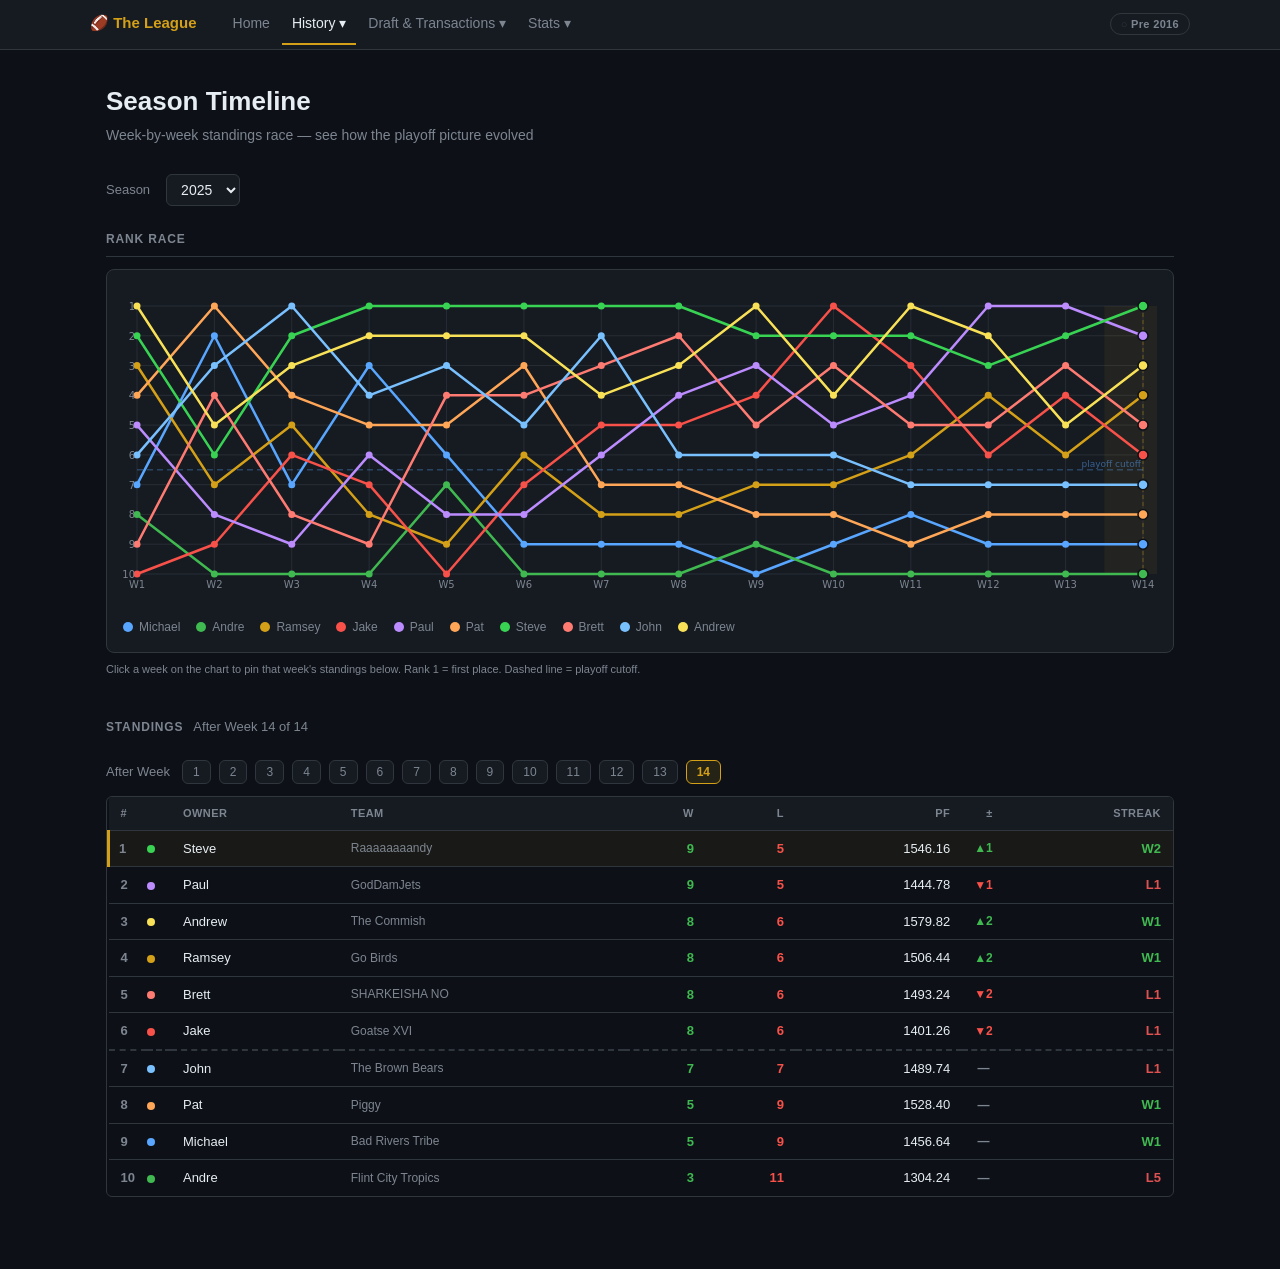
<file: docs/timeline.html>
<!DOCTYPE html>
<html lang="en">
<head>
  <meta charset="UTF-8">
  <meta name="viewport" content="width=device-width, initial-scale=1.0">
  <title>Season Timeline — The League</title>
  <link rel="icon" href="data:image/svg+xml,<svg xmlns='http://www.w3.org/2000/svg'><text y='32' font-size='32'>🏈</text></svg>">
  <link rel="stylesheet" href="css/style.css">
  <style>
    /* ── Season Timeline ─────────────────────────────────────────── */
    .timeline-controls {
      display: flex;
      align-items: center;
      gap: 16px;
      margin-bottom: 24px;
      flex-wrap: wrap;
    }

    /* ── Rank Race Chart ─────────────────────────────────────────── */
    .chart-wrap {
      background: var(--surface);
      border: 1px solid var(--border);
      border-radius: 8px;
      padding: 16px;
      margin-bottom: 8px;
      position: relative;
    }
    .chart-wrap canvas {
      display: block;
      width: 100%;
      cursor: crosshair;
    }
    .chart-legend {
      display: flex;
      flex-wrap: wrap;
      gap: 8px 16px;
      margin-top: 12px;
    }
    .chart-legend-item {
      display: flex;
      align-items: center;
      gap: 6px;
      font-size: 12px;
      color: var(--muted);
      cursor: pointer;
      user-select: none;
    }
    .chart-legend-item:hover { color: var(--text); }
    .chart-legend-item.hidden { opacity: 0.3; }
    .chart-legend-dot {
      width: 10px;
      height: 10px;
      border-radius: 50%;
      flex-shrink: 0;
    }

    /* ── Week nav ────────────────────────────────────────────────── */
    .week-nav {
      display: flex;
      align-items: center;
      gap: 8px;
      margin: 16px 0 12px;
      flex-wrap: wrap;
    }
    .week-nav-label {
      color: var(--muted);
      font-size: 13px;
      margin-right: 4px;
    }
    .week-btn {
      background: var(--surface);
      border: 1px solid var(--border);
      border-radius: 6px;
      color: var(--muted);
      cursor: pointer;
      font-size: 12px;
      font-family: inherit;
      padding: 4px 10px;
      transition: color 0.1s, border-color 0.1s, background 0.1s;
    }
    .week-btn:hover { color: var(--text); border-color: var(--muted); }
    .week-btn.active {
      background: rgba(212,160,23,0.12);
      border-color: var(--gold);
      color: var(--gold);
      font-weight: 600;
    }

    /* ── Standings snapshot table ────────────────────────────────── */
    .snapshot-header {
      display: flex;
      align-items: baseline;
      gap: 10px;
      margin-bottom: 10px;
    }
    .snapshot-header h2 { margin-bottom: 0; border-bottom: none; }
    .snapshot-week-label {
      font-size: 13px;
      color: var(--muted);
    }

    td.rank-cell { font-weight: 700; color: var(--muted); width: 36px; }
    td.change-cell { width: 40px; text-align: center; font-size: 12px; font-weight: 600; }
    .change-up   { color: var(--green); }
    .change-down { color: var(--red); }
    .change-flat { color: var(--muted); }
    .playoff-cutoff td { border-top: 2px dashed var(--border); }

    /* ── Chart tooltip ──────────────────────────────────────────── */
    #chart-tooltip {
      position: fixed;
      background: var(--surface);
      border: 1px solid var(--border);
      border-radius: 6px;
      padding: 8px 12px;
      font-size: 12px;
      line-height: 1.6;
      pointer-events: none;
      display: none;
      z-index: 200;
      min-width: 150px;
    }
    #chart-tooltip .tip-owner { font-weight: 600; color: var(--text); }
    #chart-tooltip .tip-detail { color: var(--muted); }

    /* color swatch in table */
    .team-swatch {
      display: inline-block;
      width: 8px;
      height: 8px;
      border-radius: 50%;
      margin-right: 6px;
      vertical-align: middle;
      flex-shrink: 0;
    }
  </style>
</head>
<body>

<nav>
  <div class="nav-inner">
    <a href="index.html" class="nav-brand">🏈 The League</a>
    <a href="index.html">Home</a>
    <div class="nav-group">
      <button class="nav-group-btn active">History ▾</button>
      <div class="nav-dropdown">
        <a href="season.html">Seasons</a>
        <a href="alltime.html">All-Time</a>
        <a href="h2h.html">Head-to-Head</a>
        <a href="extrapoints.html">Extra Points</a>
        <a href="timeline.html" class="active">Season Timeline</a>
        <a href="owner.html">Owner Profiles</a>
        <a href="finalrosters.html">Final Rosters</a>
      </div>
    </div>
    <div class="nav-group">
      <button class="nav-group-btn">Draft & Transactions ▾</button>
      <div class="nav-dropdown">
        <a href="draft.html">Draft</a>
        <a href="transactions.html">Transactions</a>
      </div>
    </div>
    <div class="nav-group">
      <button class="nav-group-btn">Stats ▾</button>
      <div class="nav-dropdown">
        <a href="players.html">Player History</a>
        <a href="rules.html">Rules</a>
      </div>
    </div>
  </div>
</nav>

<main>
  <div class="page-header">
    <h1>Season Timeline</h1>
    <p>Week-by-week standings race — see how the playoff picture evolved</p>
  </div>

  <div class="timeline-controls">
    <label for="season-select" style="color:var(--muted);font-size:13px">Season</label>
    <select id="season-select"></select>
  </div>

  <section>
    <h2>Rank Race</h2>
    <div class="chart-wrap">
      <canvas id="rank-chart" height="320"></canvas>
      <div class="chart-legend" id="chart-legend"></div>
    </div>
    <p style="font-size:11px;color:var(--muted);margin-top:4px">
      Click a week on the chart to pin that week's standings below. Rank 1 = first place. Dashed line = playoff cutoff.
    </p>
  </section>

  <section>
    <div class="snapshot-header">
      <h2 style="margin-bottom:0;border-bottom:none">Standings</h2>
      <span class="snapshot-week-label" id="snapshot-week-label"></span>
    </div>
    <div class="week-nav" id="week-nav"></div>
    <div class="table-wrap">
      <table id="snapshot-table">
        <thead>
          <tr>
            <th style="width:36px">#</th>
            <th></th>
            <th>Owner</th>
            <th>Team</th>
            <th class="num">W</th>
            <th class="num">L</th>
            <th class="num">PF</th>
            <th class="num" title="Rank change vs previous week">±</th>
            <th class="num">Streak</th>
          </tr>
        </thead>
        <tbody id="snapshot-tbody"></tbody>
      </table>
    </div>
  </section>
</main>

<div id="chart-tooltip"><div class="tip-owner"></div><div class="tip-detail"></div></div>
<script src="js/utils.js"></script>
<script>
// ── Color palette (up to 12 teams) ────────────────────────────────────────────
const PALETTE = [
  '#58a6ff', // blue
  '#3fb950', // green
  '#d4a017', // gold
  '#f85149', // red
  '#bc8cff', // purple
  '#ffa657', // orange
  '#39d353', // lime
  '#ff7b72', // coral
  '#79c0ff', // sky
  '#f9e157', // yellow
  '#56d364', // mint
  '#ff9bce', // pink
];

// ── State ──────────────────────────────────────────────────────────────────────
let weeklyStandings = []; // array of arrays: weeklyStandings[weekIndex] = [{team,owner,wins,losses,pf,rank}, ...]
let teams = [];           // [{team, owner, color}, ...]
let gameResults = {};     // team → [{week, won}] sorted by week
let numRegularWeeks = 0;
let numPlayoffTeams = 4;  // default, detected from data
let selectedWeek = 1;     // 1-based
let highlightedTeam = null; // null = all normal; teamName = that team highlighted, others dimmed

// ── Season selector ────────────────────────────────────────────────────────────
async function init() {
  const sel = document.getElementById('season-select');
  SEASONS.slice().reverse().forEach(y => {
    const opt = document.createElement('option');
    opt.value = y;
    opt.textContent = y;
    sel.appendChild(opt);
  });
  sel.addEventListener('change', () => loadSeason(parseInt(sel.value)));
  await loadSeason(SEASONS[SEASONS.length - 1]);
}

// ── Load season data ───────────────────────────────────────────────────────────
async function loadSeason(year) {
  weeklyStandings = [];
  teams = [];
  gameResults = {};
  highlightedTeam = null;

  const [matchups, standings] = await Promise.all([
    loadFile(year, 'matchups.json'),
    loadFile(year, 'standings.json'),
  ]);

  // Build team→owner map from standings
  const ownerMap = {}; // team name → owner
  standings.forEach(s => { ownerMap[s.team] = normOwner(s.owner); });

  // Determine regular season weeks
  const regularGames = matchups.filter(m => !m.playoff);
  const weeks = [...new Set(regularGames.map(m => m.week))].sort((a, b) => a - b);
  numRegularWeeks = weeks.length;

  // Detect playoff team count: count unique teams in bracket rounds (exclude consolation-only teams)
  const bracketRounds = new Set(['Quarterfinal', 'Semifinal', 'Championship', '3rd Place', 'Final']);
  const playoffGames = matchups.filter(m => m.playoff);
  if (playoffGames.length > 0) {
    const bracketTeams = new Set();
    playoffGames.forEach(m => {
      if (bracketRounds.has(m.round)) {
        bracketTeams.add(m.team1);
        bracketTeams.add(m.team2);
      }
    });
    if (bracketTeams.size > 0) numPlayoffTeams = bracketTeams.size;
  }

  // Build all team names (from regular season participants)
  const teamNames = [...new Set(regularGames.flatMap(m => [m.team1, m.team2]))].sort();
  teams = teamNames.map((t, i) => ({
    team: t,
    owner: ownerMap[t] || t,
    color: PALETTE[i % PALETTE.length],
  }));

  // Build cumulative stats week by week
  const cumWins  = {};
  const cumLoss  = {};
  const cumPF    = {};
  teamNames.forEach(t => { cumWins[t] = 0; cumLoss[t] = 0; cumPF[t] = 0; });

  weeklyStandings = weeks.map(week => {
    const weekGames = regularGames.filter(m => m.week === week);
    weekGames.forEach(m => {
      const s1 = parseFloat(m.score1), s2 = parseFloat(m.score2);
      cumPF[m.team1] += s1;
      cumPF[m.team2] += s2;
      if (s1 > s2) { cumWins[m.team1]++; cumLoss[m.team2]++; }
      else         { cumWins[m.team2]++; cumLoss[m.team1]++; }
    });

    // Rank: sort by wins desc, then PF desc
    const sorted = [...teamNames].sort((a, b) => {
      if (cumWins[b] !== cumWins[a]) return cumWins[b] - cumWins[a];
      return cumPF[b] - cumPF[a];
    });

    return sorted.map((t, i) => ({
      team: t,
      owner: ownerMap[t] || t,
      wins:   cumWins[t],
      losses: cumLoss[t],
      pf:     cumPF[t],
      rank:   i + 1,
    }));
  });

  // Build per-team game results for streak computation
  teamNames.forEach(t => { gameResults[t] = []; });
  regularGames.forEach(m => {
    const s1 = parseFloat(m.score1), s2 = parseFloat(m.score2);
    const t1won = s1 > s2;
    gameResults[m.team1].push({ week: m.week, won: t1won });
    gameResults[m.team2].push({ week: m.week, won: !t1won });
  });
  teamNames.forEach(t => gameResults[t].sort((a, b) => a.week - b.week));

  selectedWeek = numRegularWeeks;
  renderAll();
}

// ── Render everything ──────────────────────────────────────────────────────────
function renderAll() {
  renderWeekNav();
  renderChart();
  renderSnapshot();
}

// ── Week navigation buttons ────────────────────────────────────────────────────
function renderWeekNav() {
  const nav = document.getElementById('week-nav');
  nav.innerHTML = '<span class="week-nav-label">After Week</span>';
  for (let w = 1; w <= numRegularWeeks; w++) {
    const btn = document.createElement('button');
    btn.className = 'week-btn' + (w === selectedWeek ? ' active' : '');
    btn.textContent = w;
    btn.addEventListener('click', () => selectWeek(w));
    nav.appendChild(btn);
  }
}

function selectWeek(w) {
  selectedWeek = w;
  // Update button active states
  document.querySelectorAll('.week-btn').forEach((btn, i) => {
    btn.classList.toggle('active', i + 1 === w);
  });
  renderChart();
  renderSnapshot();
}

// ── Rank Race Chart ────────────────────────────────────────────────────────────
function renderChart() {
  const canvas = document.getElementById('rank-chart');
  const legend = document.getElementById('chart-legend');
  const dpr    = window.devicePixelRatio || 1;
  const W      = canvas.parentElement.clientWidth - 32;
  const H      = window.innerWidth <= 480 ? 200 : 320;

  canvas.width  = W * dpr;
  canvas.height = H * dpr;
  canvas.style.width  = W + 'px';
  canvas.style.height = H + 'px';

  const ctx = canvas.getContext('2d');
  ctx.scale(dpr, dpr);

  const numTeams = teams.length;
  const PAD_L = 14, PAD_R = 14, PAD_T = 20, PAD_B = 32;
  const cw = W - PAD_L - PAD_R;
  const ch = H - PAD_T - PAD_B;

  // x = week index (0-based), y = rank (1-based, 1=top)
  function xOf(weekIdx) {
    return numRegularWeeks <= 1
      ? PAD_L + cw / 2
      : PAD_L + (weekIdx / (numRegularWeeks - 1)) * cw;
  }
  function yOf(rank) {
    return PAD_T + ((rank - 1) / (numTeams - 1)) * ch;
  }

  // Background
  ctx.fillStyle = '#161b22';
  ctx.fillRect(0, 0, W, H);

  // Grid lines for each week
  ctx.strokeStyle = 'rgba(48,54,61,0.7)';
  ctx.lineWidth = 1;
  for (let wi = 0; wi < numRegularWeeks; wi++) {
    const x = xOf(wi);
    ctx.beginPath(); ctx.moveTo(x, PAD_T); ctx.lineTo(x, H - PAD_B); ctx.stroke();
  }

  // Horizontal rank lines (faint)
  for (let r = 1; r <= numTeams; r++) {
    const y = yOf(r);
    ctx.beginPath(); ctx.moveTo(PAD_L, y); ctx.lineTo(W - PAD_R, y); ctx.stroke();
  }

  // Highlight selected week column
  {
    const x = xOf(selectedWeek - 1);
    ctx.fillStyle = 'rgba(212,160,23,0.07)';
    const colW = numRegularWeeks > 1 ? cw / (numRegularWeeks - 1) : cw;
    ctx.fillRect(x - colW / 2, PAD_T, colW, ch);
    ctx.strokeStyle = 'rgba(212,160,23,0.4)';
    ctx.lineWidth = 1;
    ctx.setLineDash([4, 3]);
    ctx.beginPath(); ctx.moveTo(x, PAD_T); ctx.lineTo(x, H - PAD_B); ctx.stroke();
    ctx.setLineDash([]);
  }

  // Playoff cutoff line (dashed horizontal)
  if (numPlayoffTeams > 0 && numPlayoffTeams < numTeams) {
    const yCutoff = (yOf(numPlayoffTeams) + yOf(numPlayoffTeams + 1)) / 2;
    ctx.strokeStyle = 'rgba(88,166,255,0.3)';
    ctx.lineWidth = 1.5;
    ctx.setLineDash([6, 4]);
    ctx.beginPath(); ctx.moveTo(PAD_L, yCutoff); ctx.lineTo(W - PAD_R, yCutoff); ctx.stroke();
    ctx.setLineDash([]);
    ctx.fillStyle = 'rgba(88,166,255,0.5)';
    ctx.font = '9px system-ui,sans-serif';
    ctx.textAlign = 'right';
    ctx.fillText('playoff cutoff', W - PAD_R - 2, yCutoff - 3);
  }

  // X-axis week labels
  ctx.fillStyle = '#7d8590';
  ctx.font = '10px system-ui,sans-serif';
  ctx.textAlign = 'center';
  for (let wi = 0; wi < numRegularWeeks; wi++) {
    ctx.fillText('W' + (wi + 1), xOf(wi), H - PAD_B + 14);
  }

  // Draw team lines + dots (dimmed if another team is highlighted)
  teams.forEach(team => {
    const isHighlighted = highlightedTeam === null || highlightedTeam === team.team;
    ctx.globalAlpha = isHighlighted ? 1.0 : 0.12;

    const ranks = weeklyStandings.map(wk => {
      const entry = wk.find(e => e.team === team.team);
      return entry ? entry.rank : null;
    });

    ctx.strokeStyle = team.color;
    ctx.lineWidth = (highlightedTeam === team.team) ? 3.5 : 2.5;
    ctx.lineJoin = 'round';
    ctx.beginPath();
    let started = false;
    ranks.forEach((rank, wi) => {
      if (rank == null) { started = false; return; }
      const x = xOf(wi), y = yOf(rank);
      if (!started) { ctx.moveTo(x, y); started = true; }
      else ctx.lineTo(x, y);
    });
    ctx.stroke();

    // Dots
    ranks.forEach((rank, wi) => {
      if (rank == null) return;
      const x = xOf(wi), y = yOf(rank);
      const isSelected = (wi === selectedWeek - 1);
      ctx.fillStyle = team.color;
      ctx.beginPath();
      ctx.arc(x, y, isSelected ? 5 : 3.5, 0, Math.PI * 2);
      ctx.fill();
      if (isSelected) {
        ctx.strokeStyle = '#0d1117';
        ctx.lineWidth = 1.5;
        ctx.beginPath();
        ctx.arc(x, y, 5, 0, Math.PI * 2);
        ctx.stroke();
      }
    });

    // Owner label at final week
    const lastRank = ranks[numRegularWeeks - 1];
    if (lastRank != null && numRegularWeeks > 0) {
      ctx.fillStyle = team.color;
      ctx.font = '11px system-ui,sans-serif';
      ctx.textAlign = 'left';
      const x = xOf(numRegularWeeks - 1) + 8;
      if (x + 60 < W) ctx.fillText(team.owner, x, yOf(lastRank) + 4);
    }

    ctx.globalAlpha = 1.0;
  });

  // Y-axis rank labels (1, 2, ..., N)
  ctx.fillStyle = '#7d8590';
  ctx.font = '10px system-ui,sans-serif';
  ctx.textAlign = 'right';
  for (let r = 1; r <= numTeams; r++) {
    ctx.fillText(r, PAD_L - 2, yOf(r) + 4);
  }

  // Build legend — click to highlight/unhighlight
  legend.innerHTML = teams.map(t => `
    <div class="chart-legend-item${highlightedTeam !== null && highlightedTeam !== t.team ? ' hidden' : ''}"
         onclick="toggleHighlight(${JSON.stringify(t.team)})">
      <div class="chart-legend-dot" style="background:${t.color}"></div>
      <span>${t.owner}</span>
    </div>
  `).join('');

  // ── Canvas event handlers ────────────────────────────────────────
  // Click: select week
  canvas._clickHandler && canvas.removeEventListener('click', canvas._clickHandler);
  canvas._clickHandler = function(e) {
    const rect = canvas.getBoundingClientRect();
    const mx = (e.clientX - rect.left) * (W / rect.width);
    let best = 0, bestDist = Infinity;
    for (let wi = 0; wi < numRegularWeeks; wi++) {
      const d = Math.abs(xOf(wi) - mx);
      if (d < bestDist) { bestDist = d; best = wi; }
    }
    selectWeek(best + 1);
  };
  canvas.addEventListener('click', canvas._clickHandler);

  // Mousemove: tooltip showing hovered team's record at nearest week
  const tooltip = document.getElementById('chart-tooltip');
  canvas._moveHandler && canvas.removeEventListener('mousemove', canvas._moveHandler);
  canvas._moveHandler = function(e) {
    const rect = canvas.getBoundingClientRect();
    const mx = (e.clientX - rect.left) * (W / rect.width);
    const my = (e.clientY - rect.top)  * (H / rect.height);

    // Find nearest week index
    let nearWi = 0, nearDist = Infinity;
    for (let wi = 0; wi < numRegularWeeks; wi++) {
      const d = Math.abs(xOf(wi) - mx);
      if (d < nearDist) { nearDist = d; nearWi = wi; }
    }

    // Find team whose dot at that week is nearest to mouse y
    const wkData = weeklyStandings[nearWi];
    if (!wkData) { tooltip.style.display = 'none'; return; }

    let nearEntry = null, nearYDist = Infinity;
    for (const entry of wkData) {
      const dy = Math.abs(yOf(entry.rank) - my);
      if (dy < nearYDist) { nearYDist = dy; nearEntry = entry; }
    }
    if (!nearEntry || nearYDist > 30) { tooltip.style.display = 'none'; return; }

    const teamInfo = teams.find(t => t.team === nearEntry.team);
    const color = teamInfo ? teamInfo.color : '#7d8590';
    tooltip.querySelector('.tip-owner').innerHTML =
      `<span style="display:inline-block;width:8px;height:8px;border-radius:50%;background:${color};margin-right:6px;vertical-align:middle"></span>${nearEntry.owner}`;
    tooltip.querySelector('.tip-detail').innerHTML =
      `Rank #${nearEntry.rank} after Wk ${nearWi + 1}<br>${nearEntry.wins}–${nearEntry.losses} &nbsp;·&nbsp; ${nearEntry.pf.toFixed(2)} pts`;

    // Position tooltip near cursor, avoid overflow
    const tx = Math.min(e.clientX + 14, window.innerWidth  - 170);
    const ty = Math.min(e.clientY + 14, window.innerHeight - 80);
    tooltip.style.left    = tx + 'px';
    tooltip.style.top     = ty + 'px';
    tooltip.style.display = 'block';
  };
  canvas.addEventListener('mousemove', canvas._moveHandler);

  canvas._leaveHandler && canvas.removeEventListener('mouseleave', canvas._leaveHandler);
  canvas._leaveHandler = function() { tooltip.style.display = 'none'; };
  canvas.addEventListener('mouseleave', canvas._leaveHandler);

  // Touchmove: show tooltip on mobile (mirrors mousemove logic)
  canvas._touchMoveHandler && canvas.removeEventListener('touchmove', canvas._touchMoveHandler);
  canvas._touchMoveHandler = function(e) {
    if (!e.touches.length) return;
    const touch = e.touches[0];
    const rect  = canvas.getBoundingClientRect();
    const mx = (touch.clientX - rect.left) * (W / rect.width);
    const my = (touch.clientY - rect.top)  * (H / rect.height);

    let nearWi = 0, nearDist = Infinity;
    for (let wi = 0; wi < numRegularWeeks; wi++) {
      const d = Math.abs(xOf(wi) - mx);
      if (d < nearDist) { nearDist = d; nearWi = wi; }
    }
    const wkData = weeklyStandings[nearWi];
    if (!wkData) { tooltip.style.display = 'none'; return; }

    let nearEntry = null, nearYDist = Infinity;
    for (const entry of wkData) {
      const dy = Math.abs(yOf(entry.rank) - my);
      if (dy < nearYDist) { nearYDist = dy; nearEntry = entry; }
    }
    if (!nearEntry || nearYDist > 40) { tooltip.style.display = 'none'; return; }

    const teamInfo = teams.find(t => t.team === nearEntry.team);
    const color = teamInfo ? teamInfo.color : '#7d8590';
    tooltip.querySelector('.tip-owner').innerHTML =
      `<span style="display:inline-block;width:8px;height:8px;border-radius:50%;background:${color};margin-right:6px;vertical-align:middle"></span>${nearEntry.owner}`;
    tooltip.querySelector('.tip-detail').innerHTML =
      `Rank #${nearEntry.rank} after Wk ${nearWi + 1}<br>${nearEntry.wins}–${nearEntry.losses} &nbsp;·&nbsp; ${nearEntry.pf.toFixed(2)} pts`;

    const tx = Math.min(touch.clientX + 14, window.innerWidth  - 170);
    const ty = Math.max(touch.clientY - 80, 10);
    tooltip.style.left    = tx + 'px';
    tooltip.style.top     = ty + 'px';
    tooltip.style.display = 'block';
  };
  canvas.addEventListener('touchmove', canvas._touchMoveHandler, { passive: true });

  canvas._touchEndHandler && canvas.removeEventListener('touchend', canvas._touchEndHandler);
  canvas._touchEndHandler = function() { tooltip.style.display = 'none'; };
  canvas.addEventListener('touchend', canvas._touchEndHandler);
}

// ── Toggle team highlight (click legend item) ─────────────────────────────────
function toggleHighlight(teamName) {
  highlightedTeam = (highlightedTeam === teamName) ? null : teamName;
  renderChart();
}

// ── Current streak for a team through a given week ────────────────────────────
function getStreak(team, upToWeek) {
  const results = (gameResults[team] || []).filter(g => g.week <= upToWeek);
  if (!results.length) return '—';
  const last = results[results.length - 1].won;
  let count = 1;
  for (let i = results.length - 2; i >= 0; i--) {
    if (results[i].won === last) count++;
    else break;
  }
  return (last ? 'W' : 'L') + count;
}

// ── Standings snapshot table ───────────────────────────────────────────────────
function renderSnapshot() {
  const weekData = weeklyStandings[selectedWeek - 1];
  if (!weekData) return;

  const prevWeekData = selectedWeek > 1 ? weeklyStandings[selectedWeek - 2] : null;

  document.getElementById('snapshot-week-label').textContent =
    `After Week ${selectedWeek} of ${numRegularWeeks}`;

  const tbody = document.getElementById('snapshot-tbody');
  tbody.innerHTML = '';

  weekData.forEach((entry, i) => {
    const isPlayoffLine = i === numPlayoffTeams; // first team out

    const tr = document.createElement('tr');
    if (i === 0) tr.className = 'is-champ'; // highlight leader

    // Rank change
    let changeHtml = '<span class="change-flat">—</span>';
    if (prevWeekData) {
      const prevEntry = prevWeekData.find(e => e.team === entry.team);
      if (prevEntry) {
        const delta = prevEntry.rank - entry.rank; // positive = moved up
        if (delta > 0)      changeHtml = `<span class="change-up">▲${delta}</span>`;
        else if (delta < 0) changeHtml = `<span class="change-down">▼${Math.abs(delta)}</span>`;
        else                changeHtml = `<span class="change-flat">—</span>`;
      }
    }

    // Find team color
    const teamInfo = teams.find(t => t.team === entry.team);
    const color = teamInfo ? teamInfo.color : '#7d8590';

    const streak = getStreak(entry.team, selectedWeek);
    const streakColor = streak.startsWith('W') ? 'var(--green)' : streak === '—' ? 'var(--muted)' : '#e05252';

    tr.innerHTML = `
      <td class="rank-cell">${entry.rank}</td>
      <td style="width:12px;padding:0"><span class="team-swatch" style="background:${color}"></span></td>
      <td>${entry.owner}</td>
      <td style="color:var(--muted);font-size:12px">${entry.team}</td>
      <td class="num win">${entry.wins}</td>
      <td class="num loss">${entry.losses}</td>
      <td class="num">${entry.pf.toFixed(2)}</td>
      <td class="change-cell">${changeHtml}</td>
      <td class="num" style="color:${streakColor};font-weight:600">${streak}</td>
    `;

    if (isPlayoffLine) tr.classList.add('playoff-cutoff');
    tbody.appendChild(tr);
  });
}

// ── Bootstrap ─────────────────────────────────────────────────────────────────
document.addEventListener('DOMContentLoaded', init);
</script>
</body>
</html>
</file>
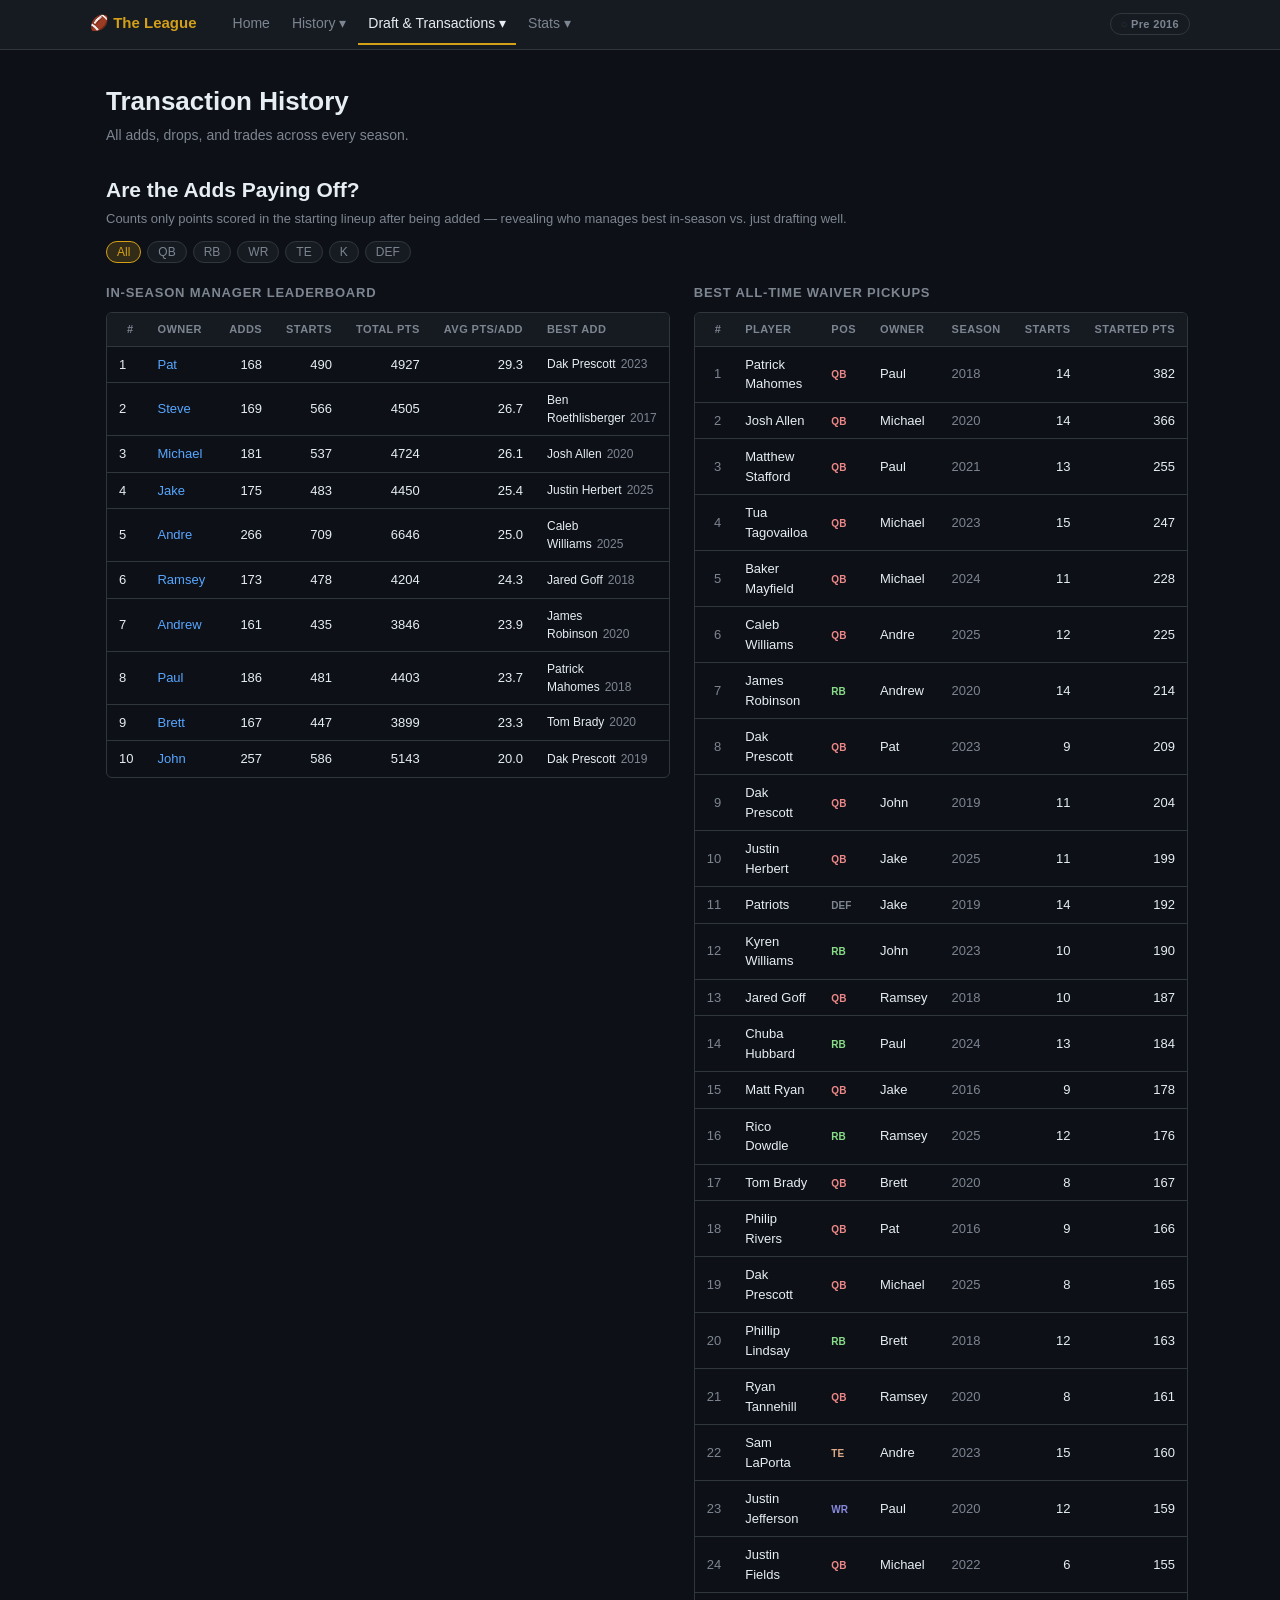
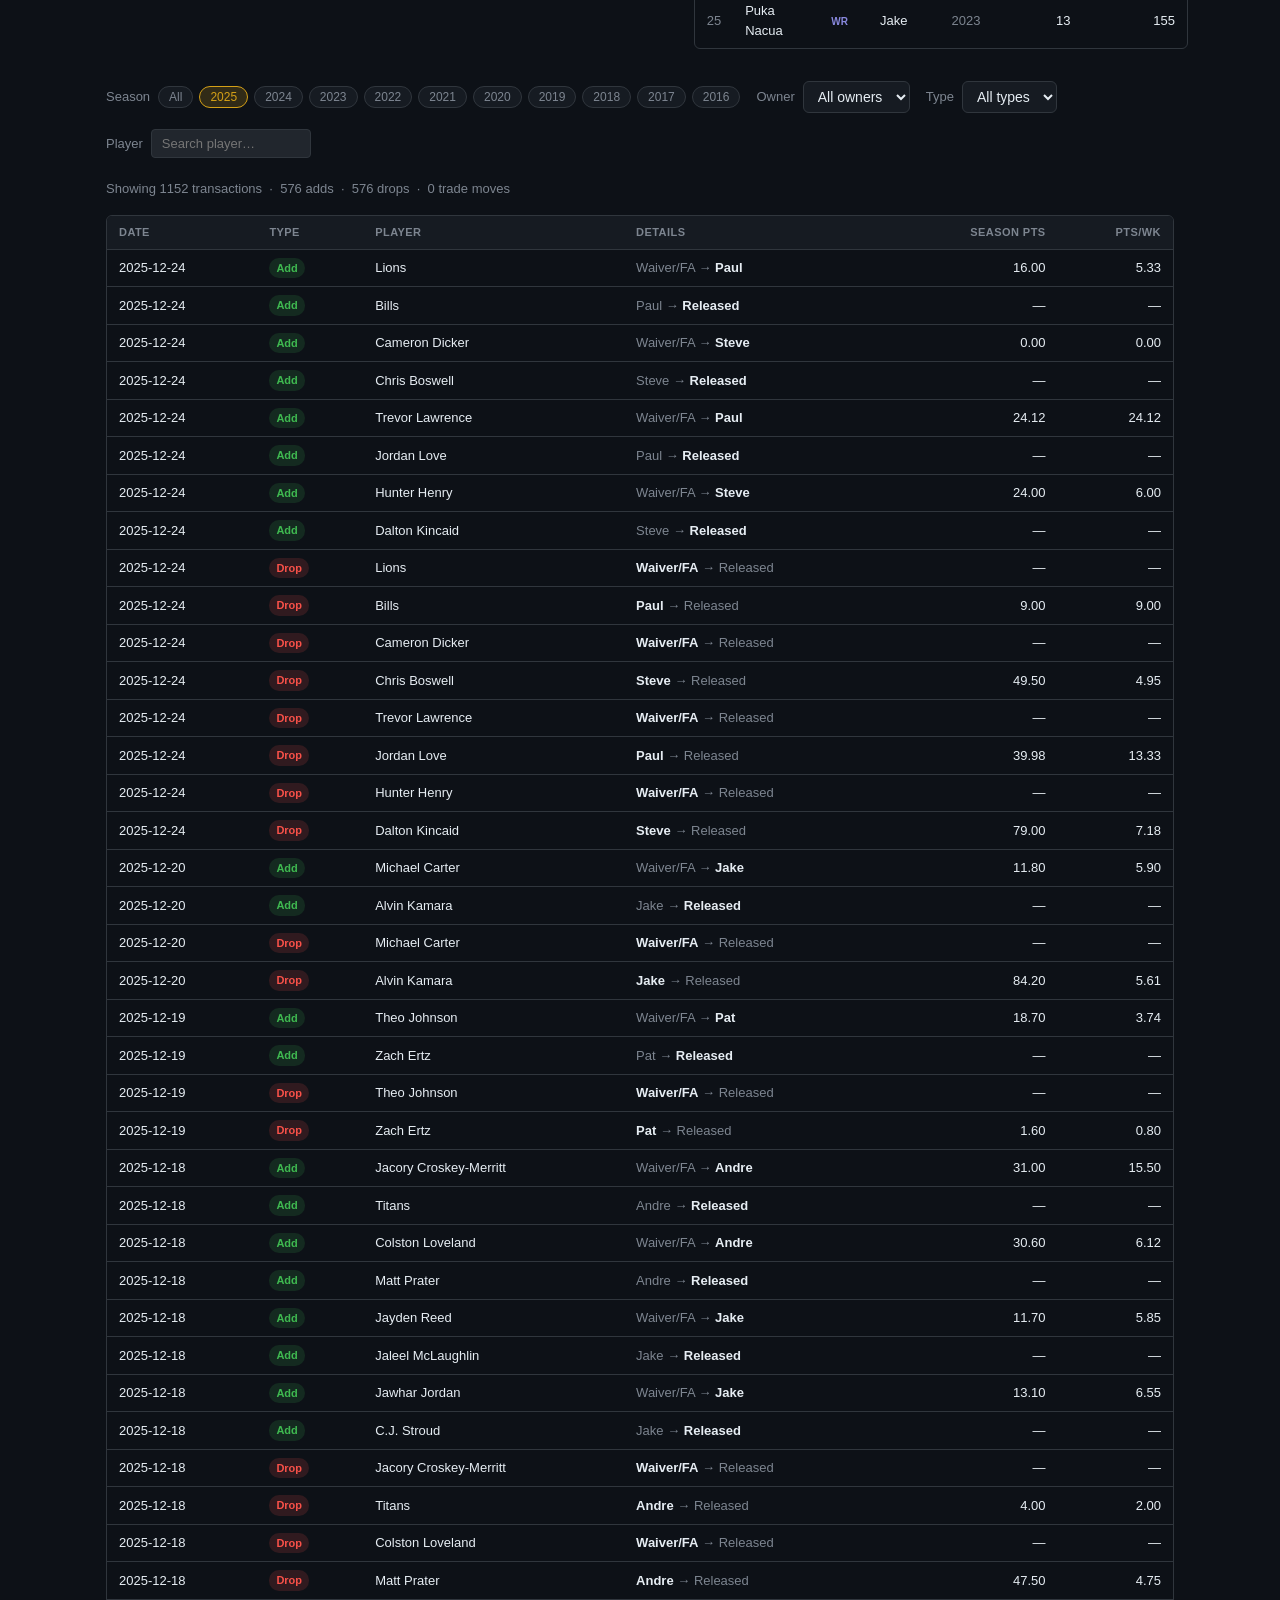
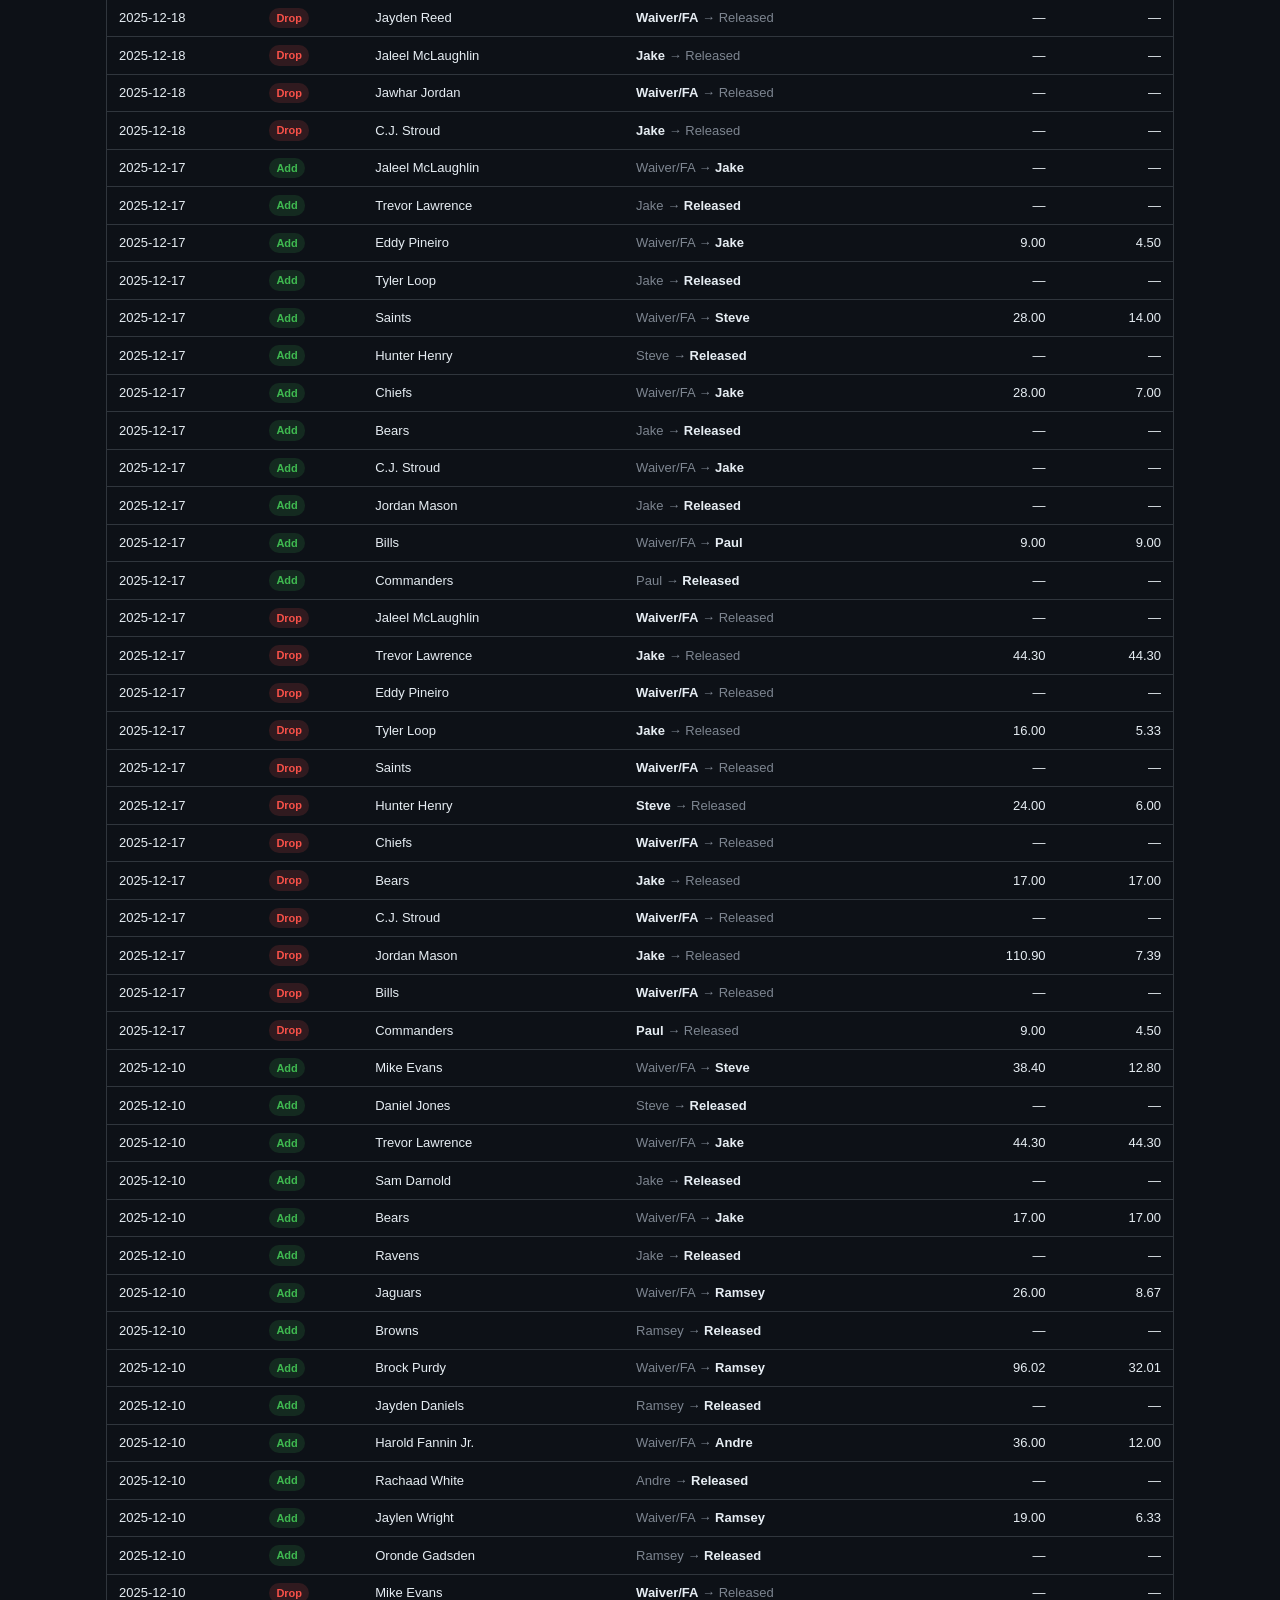
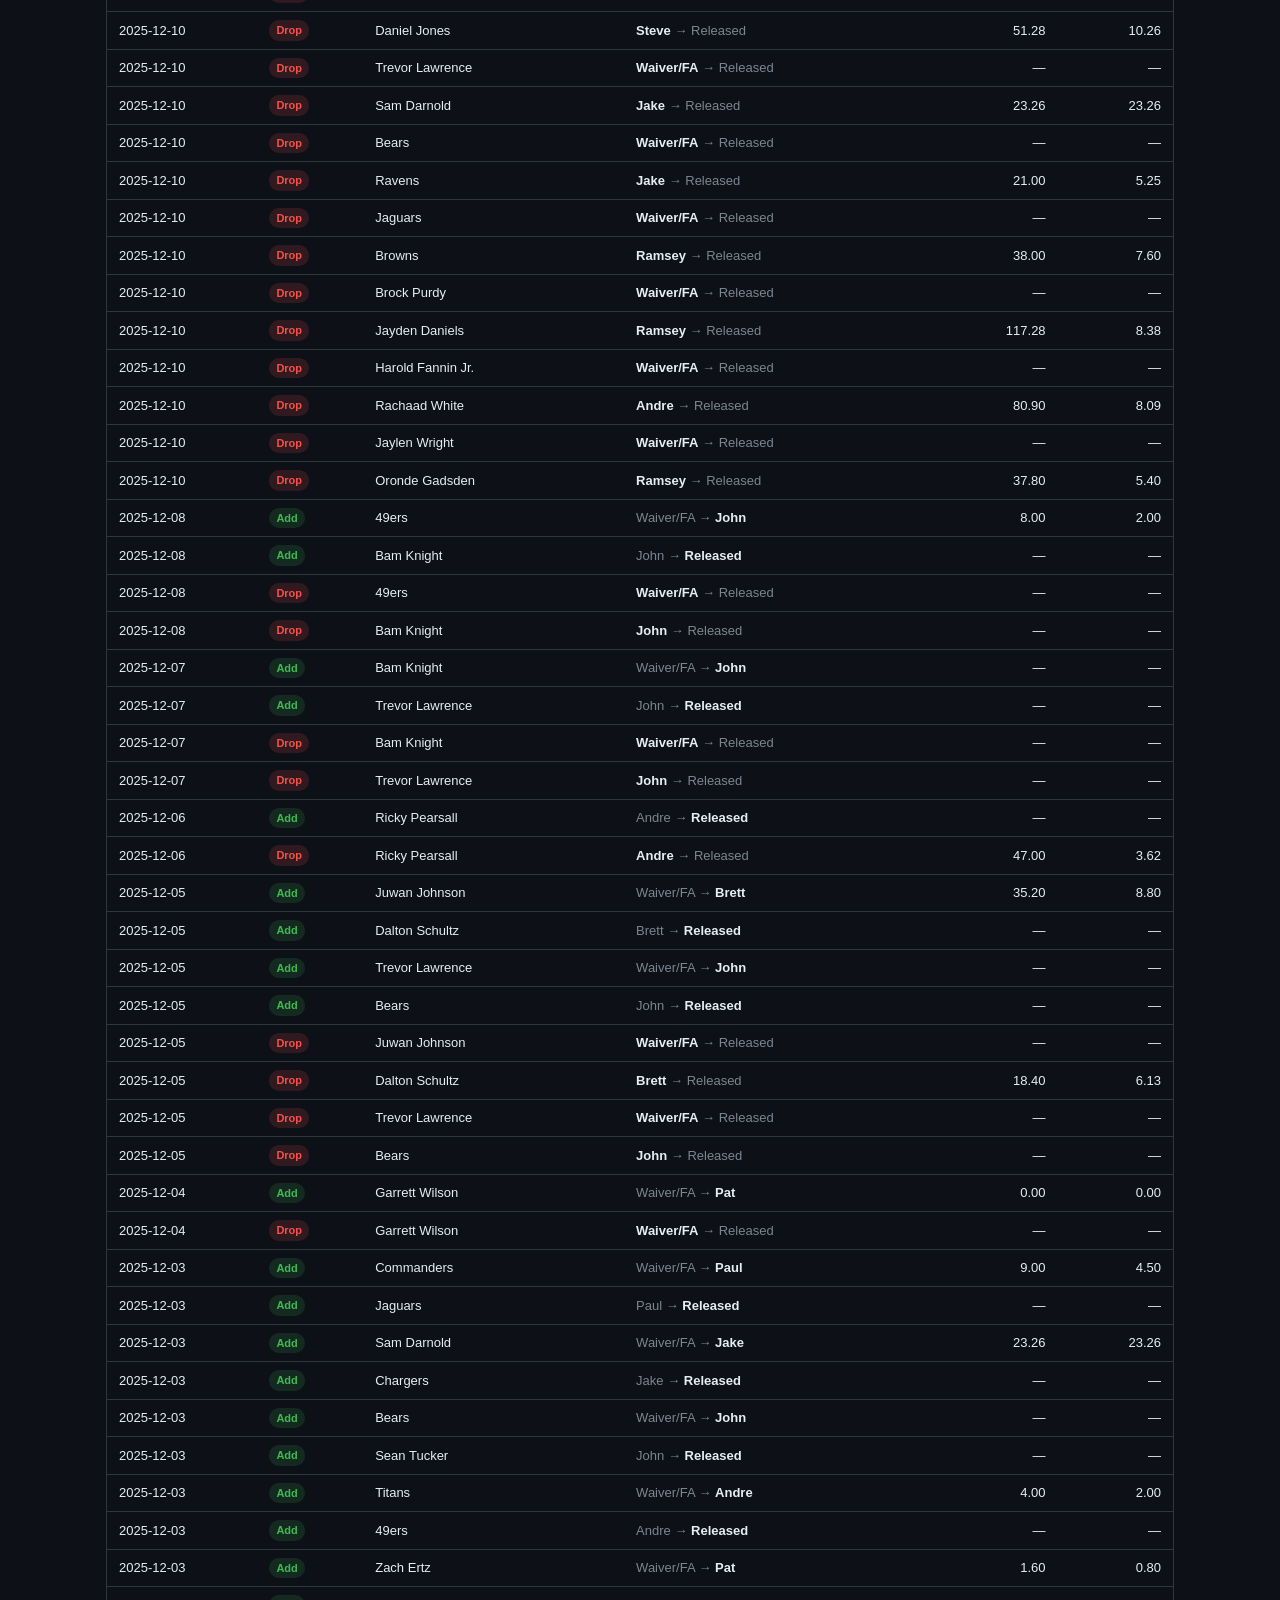
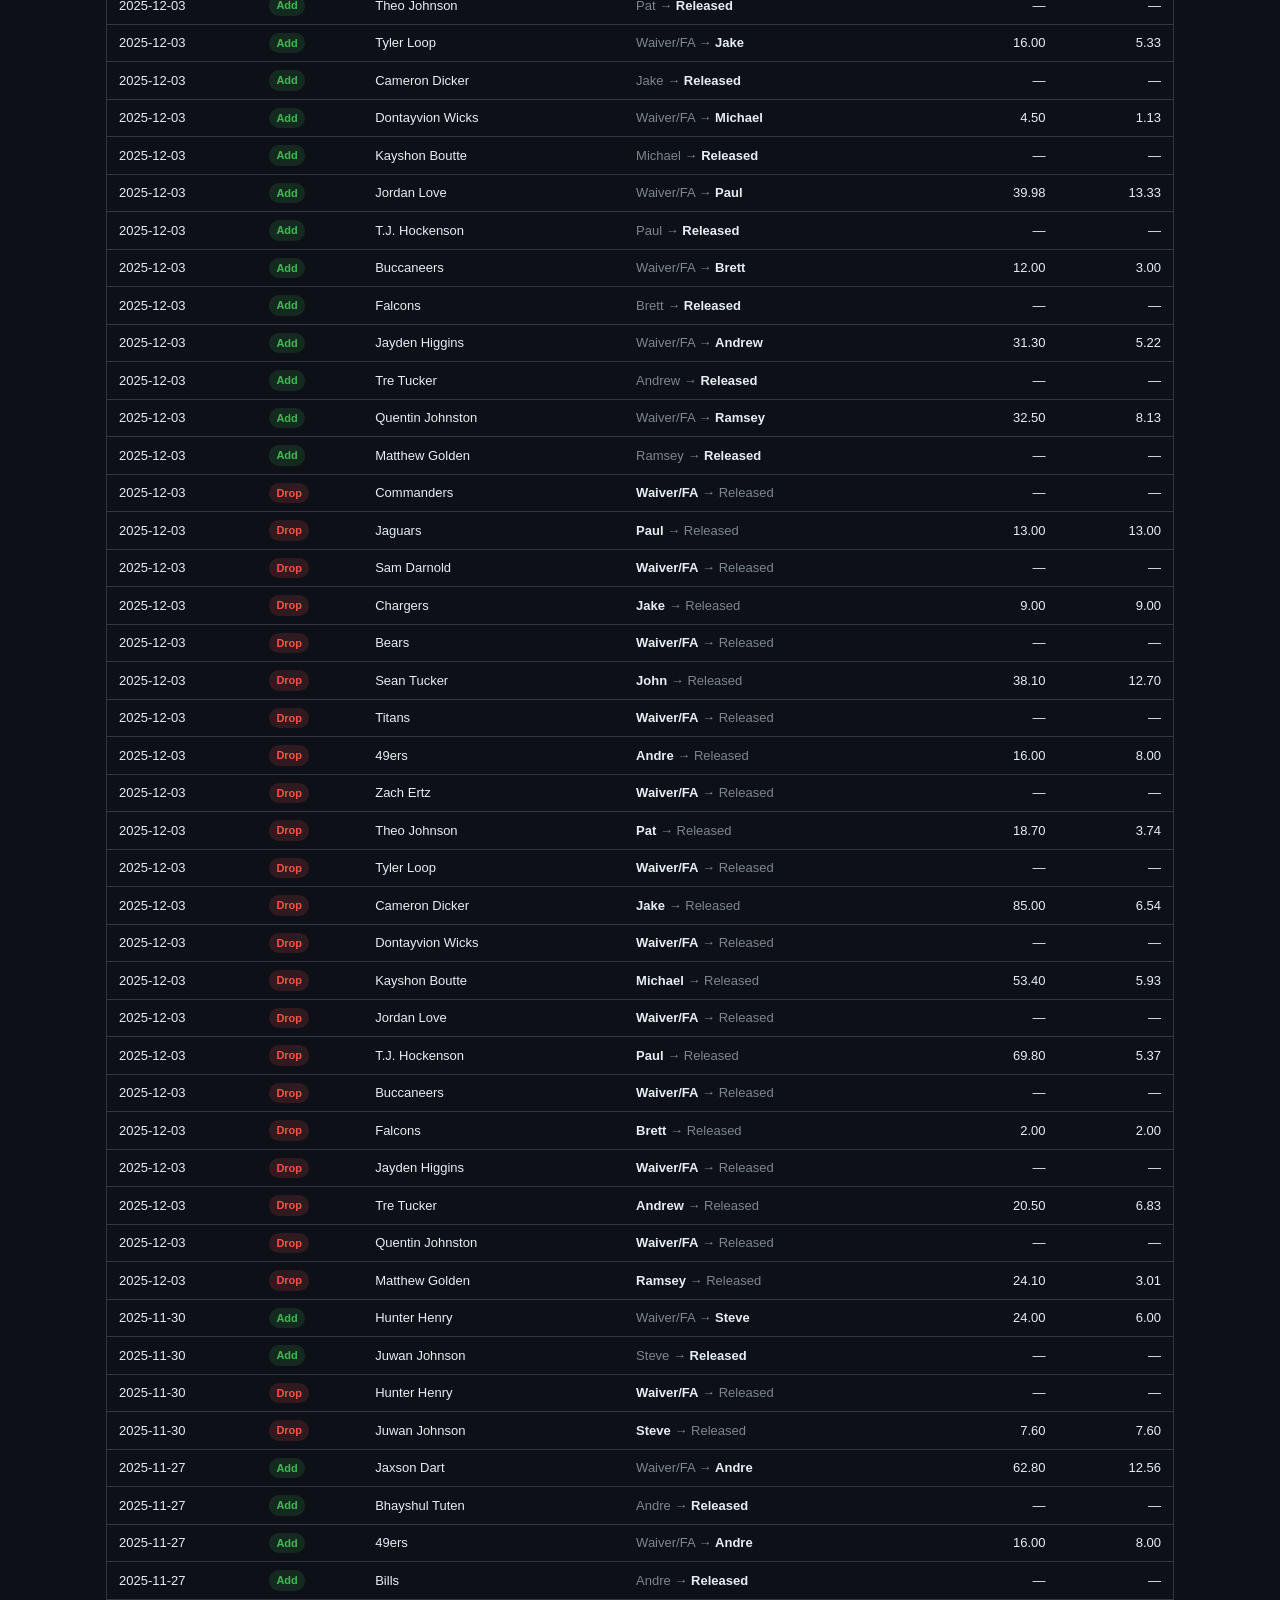
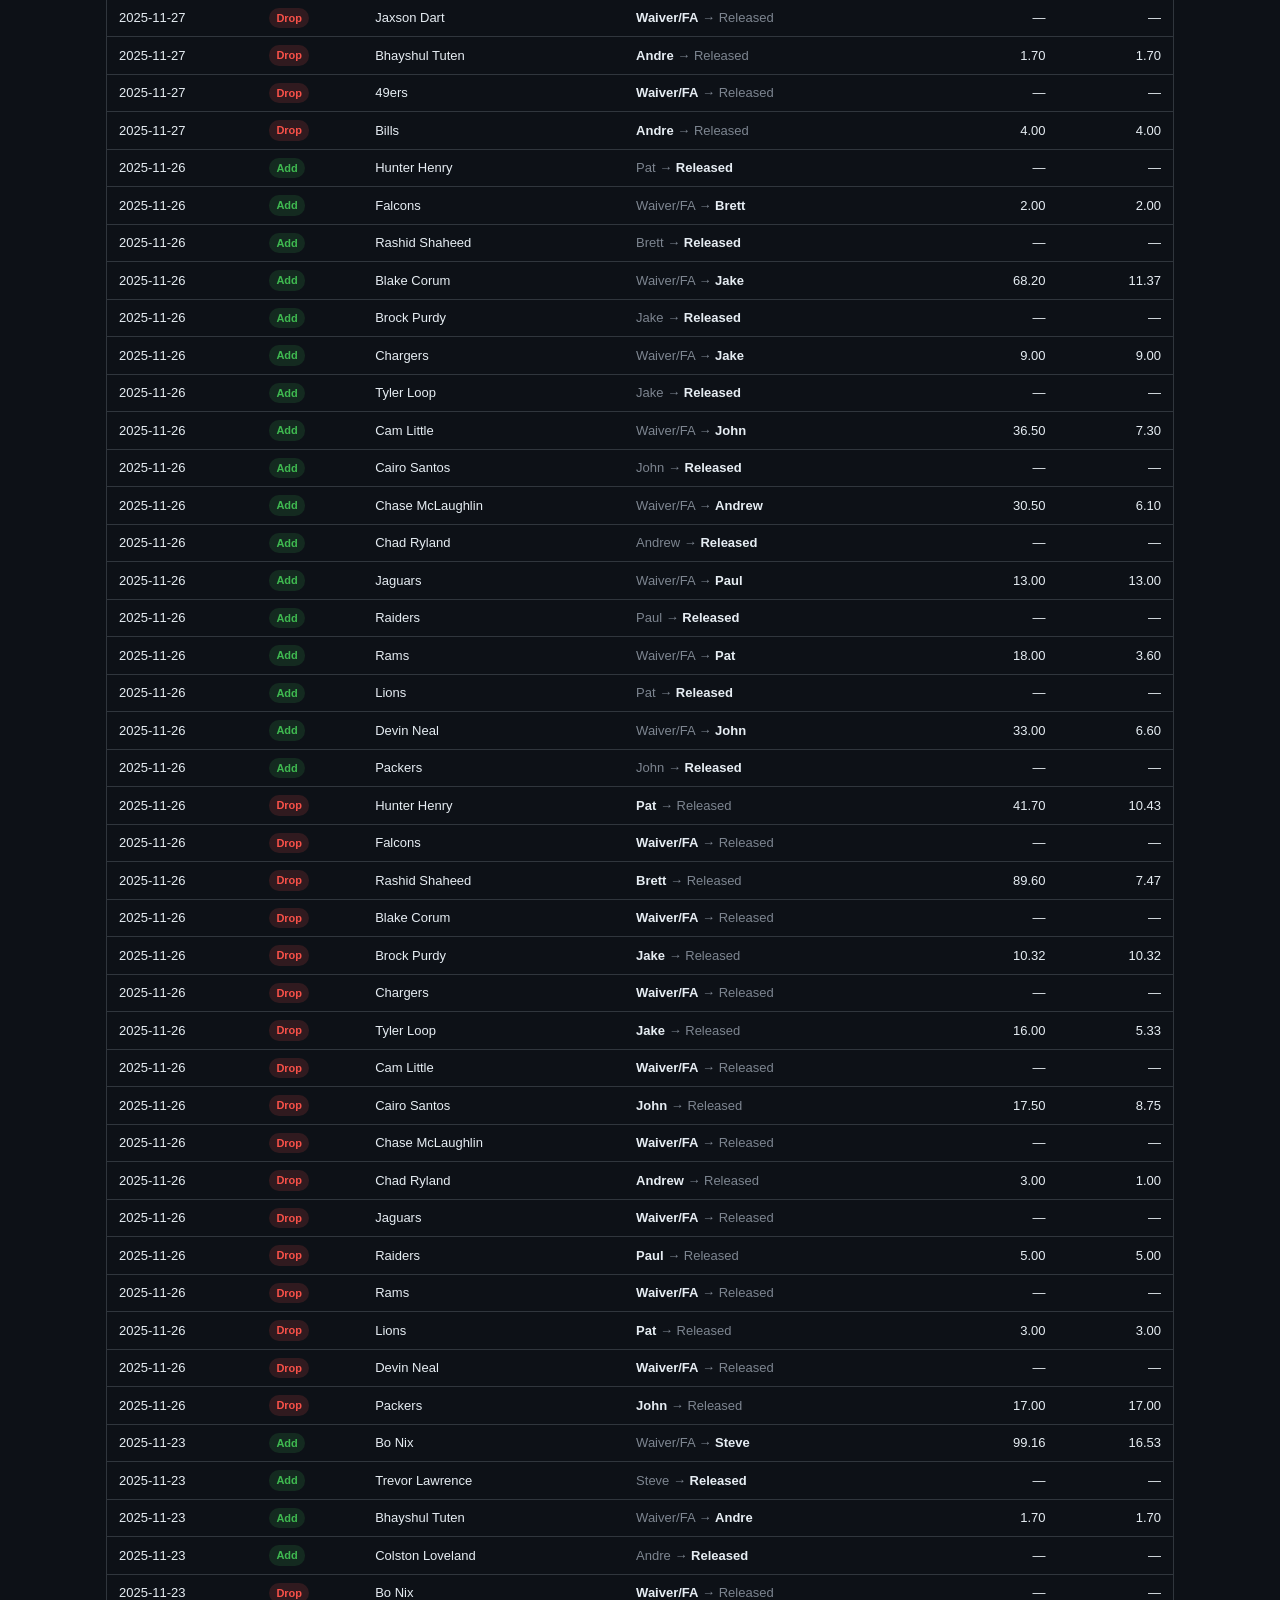
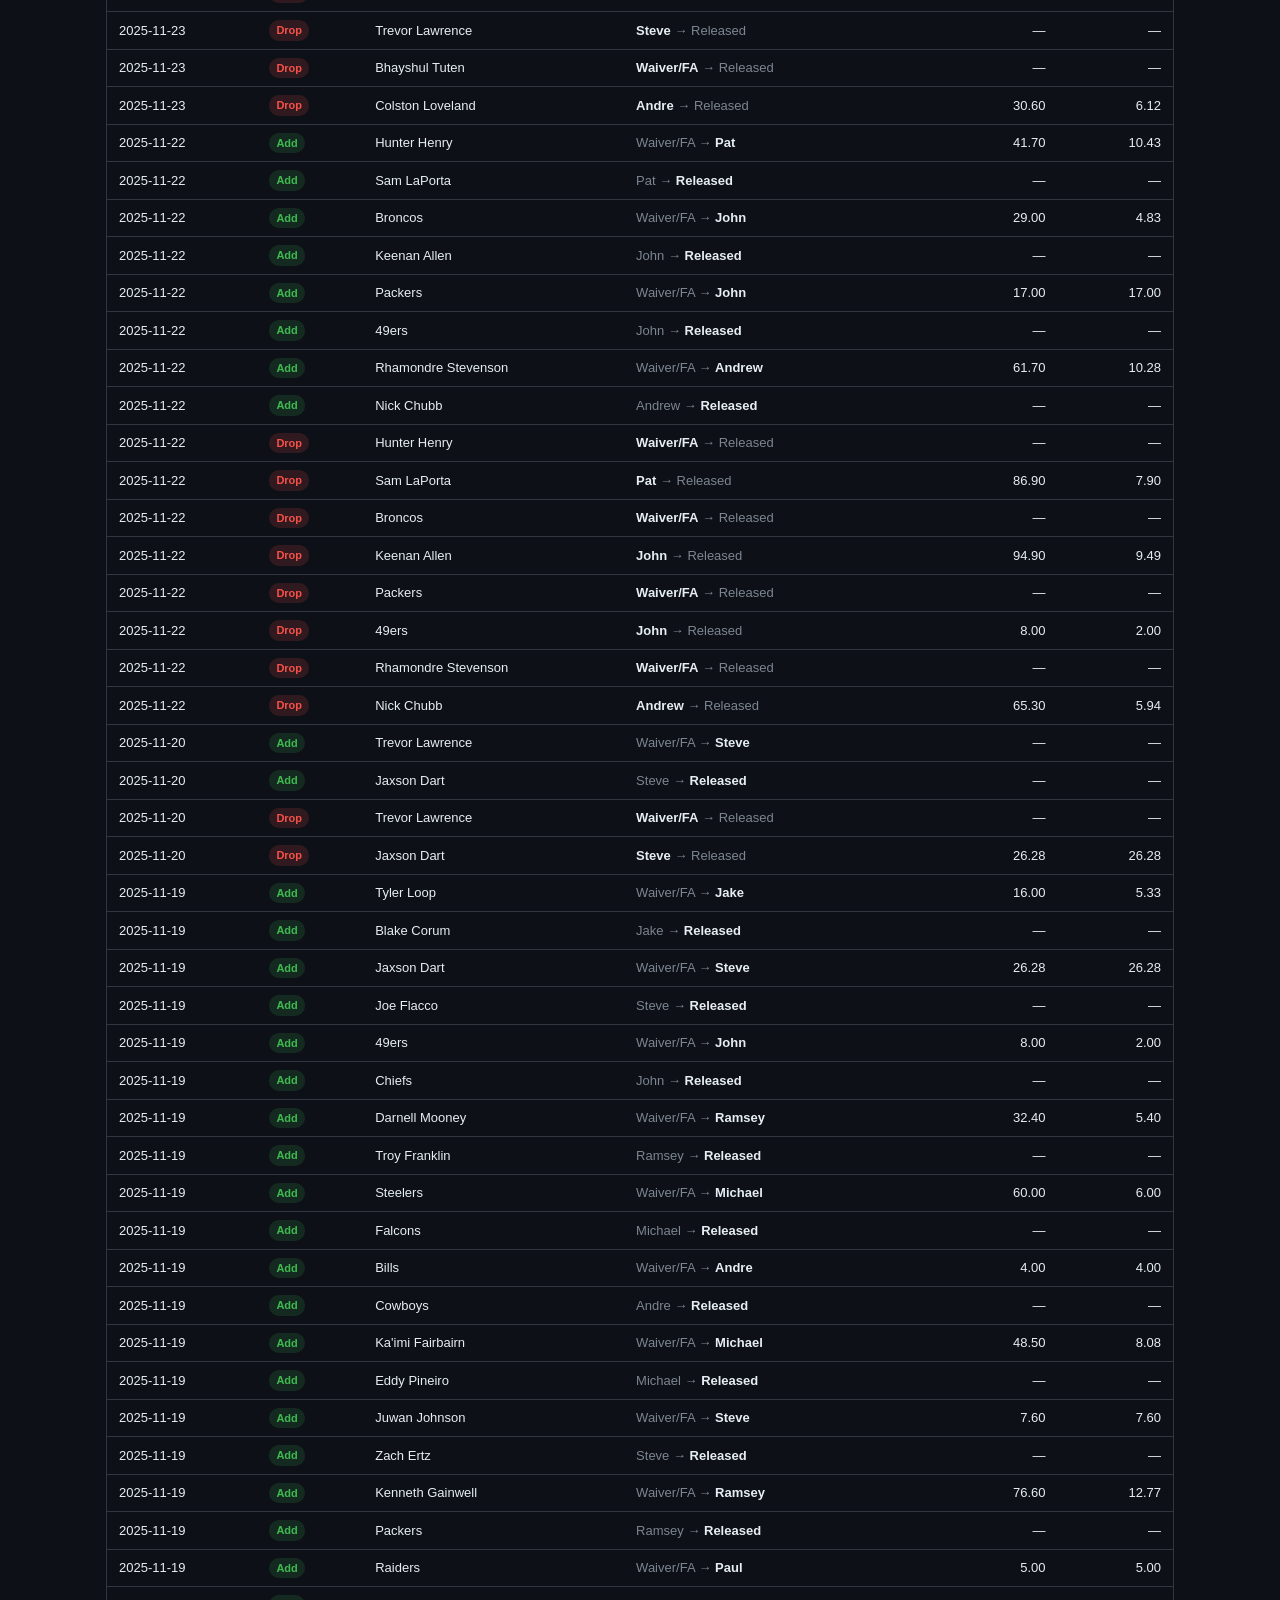
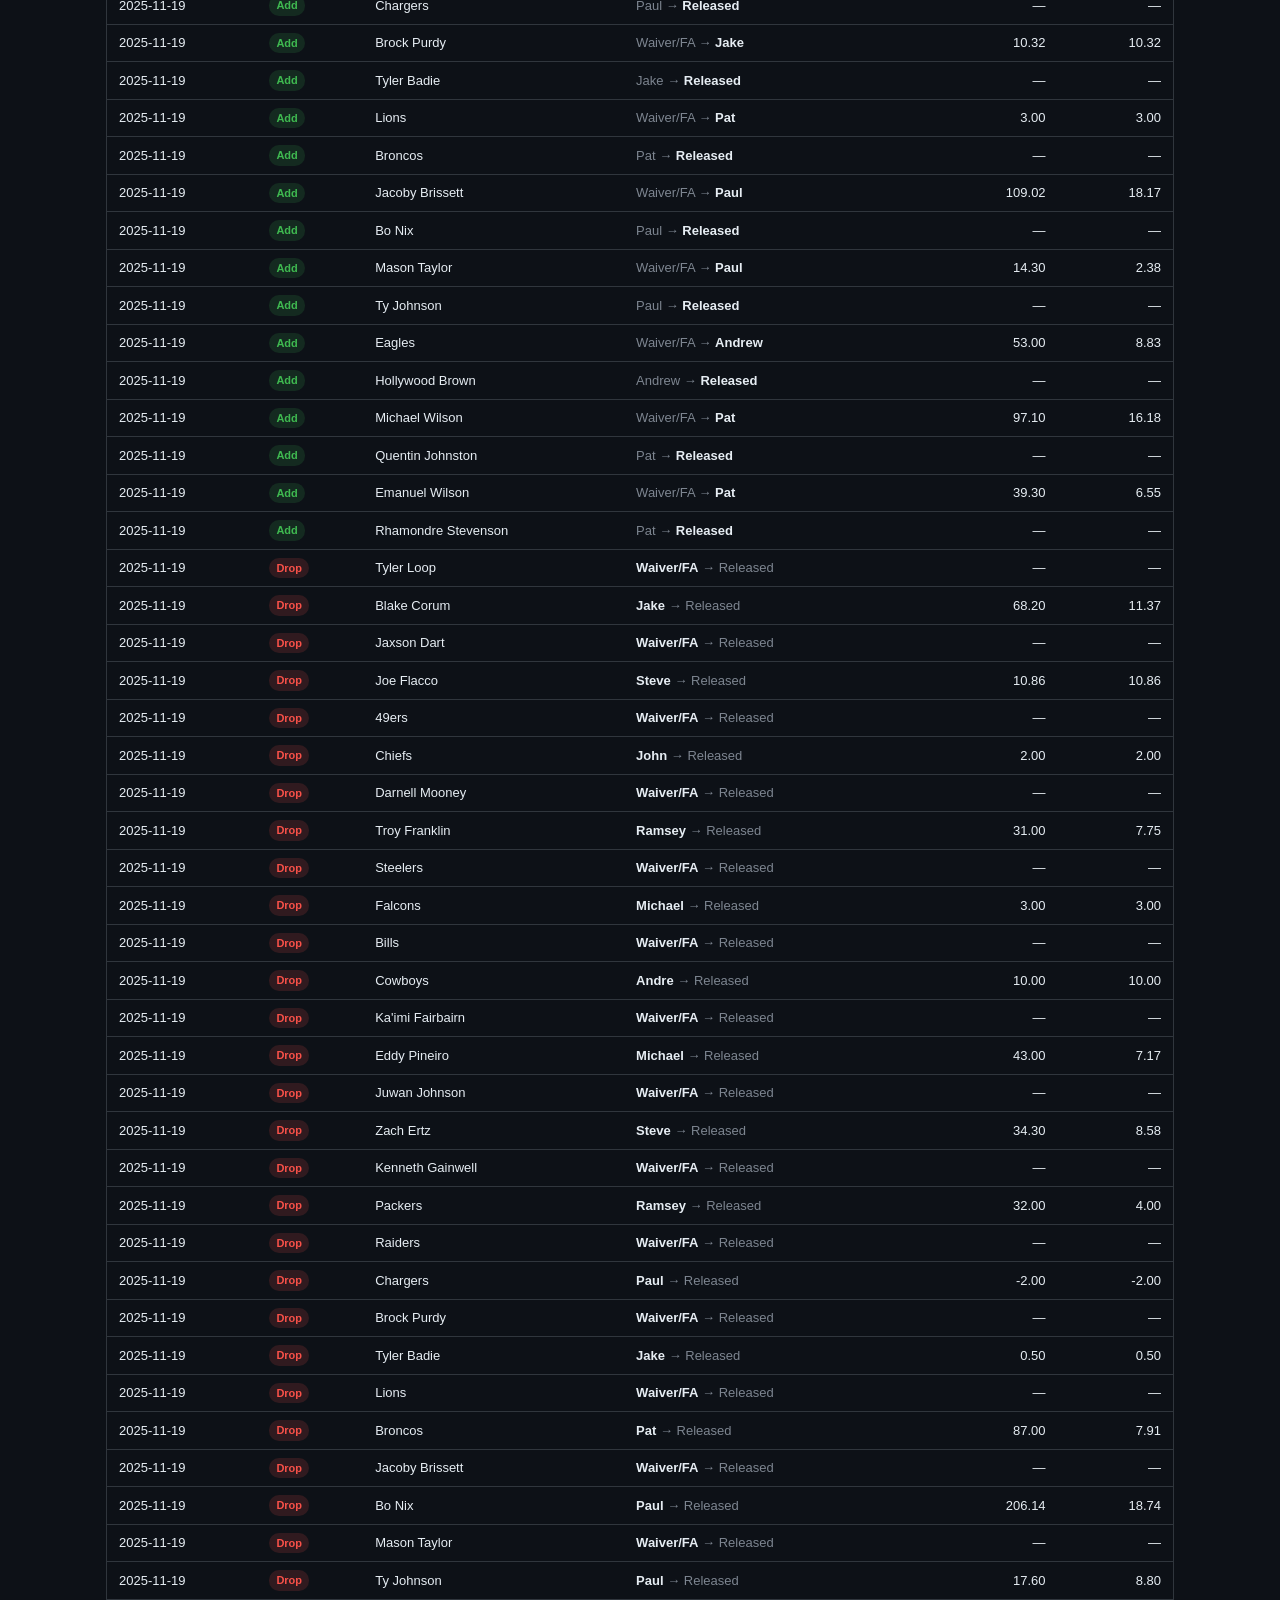
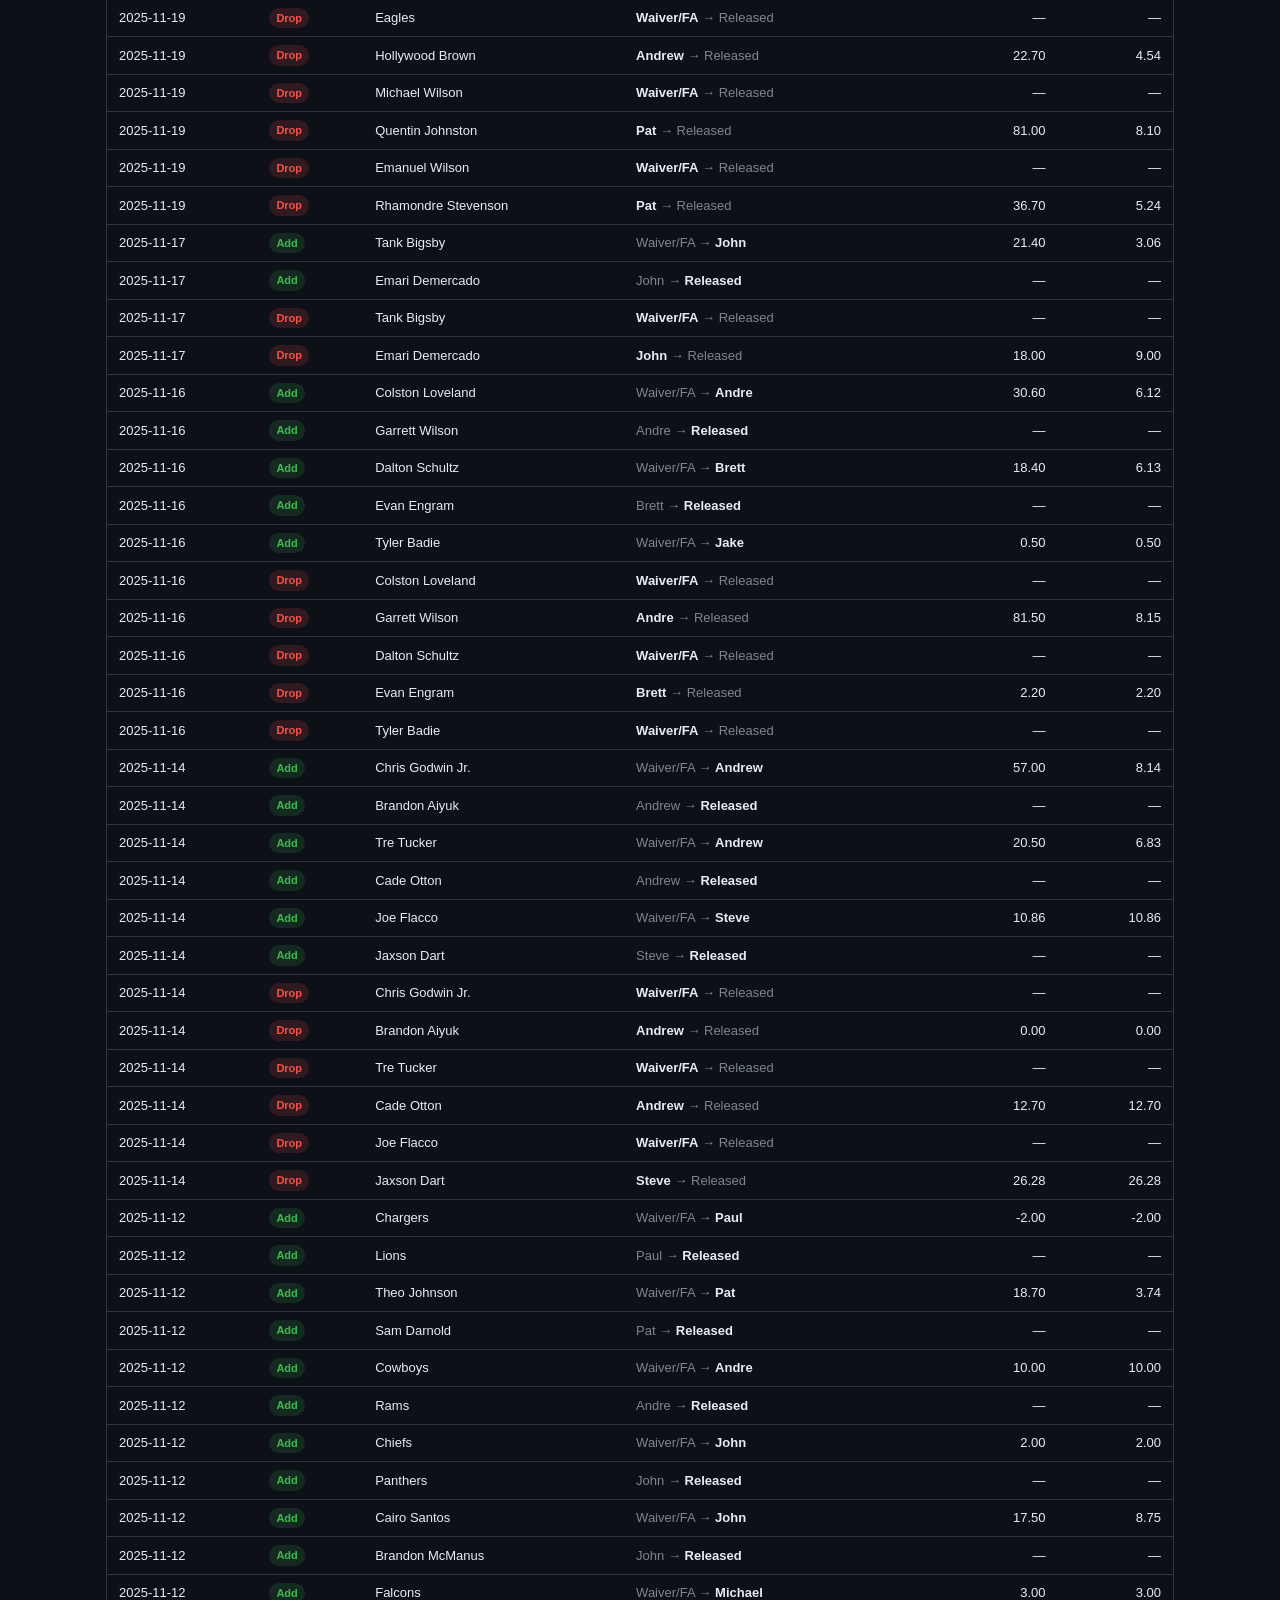
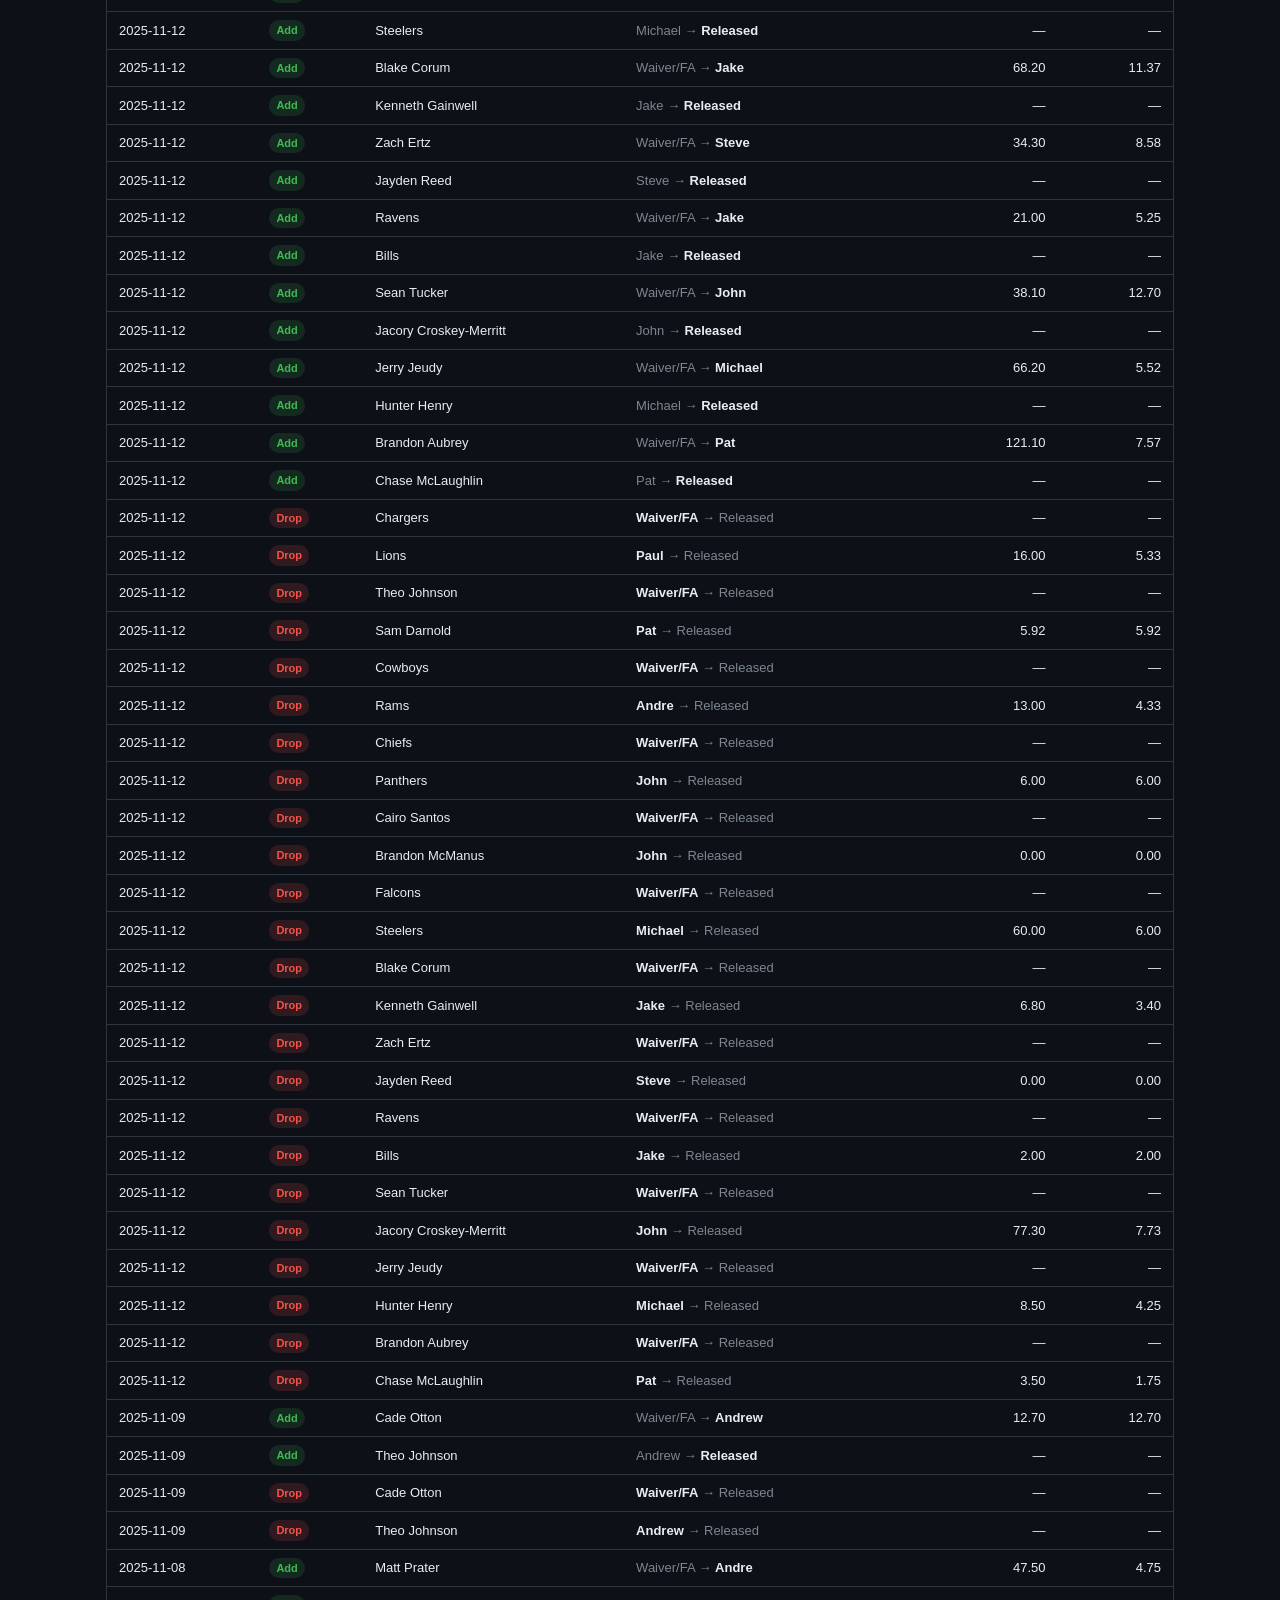
<file: docs/transactions.html>
<!DOCTYPE html>
<html lang="en">
<head>
  <meta charset="UTF-8">
  <meta name="viewport" content="width=device-width, initial-scale=1.0">
  <title>Transactions — The League</title>
  <link rel="icon" href="data:image/svg+xml,<svg xmlns='http://www.w3.org/2000/svg'><text y='32' font-size='32'>🏈</text></svg>">
  <link rel="stylesheet" href="css/style.css">
  <style>
    .season-pill {
      background: var(--surface);
      border: 1px solid var(--border);
      border-radius: 20px;
      color: var(--muted);
      cursor: pointer;
      font-family: inherit;
      font-size: 12px;
      padding: 3px 10px;
      transition: color 0.1s, border-color 0.1s, background 0.1s;
      white-space: nowrap;
    }
    .season-pill:hover { color: var(--text); border-color: var(--muted); }
    .season-pill.active {
      background: rgba(212,160,23,0.18);
      border-color: var(--gold);
      color: var(--gold);
    }
  </style>
</head>
<body>

<nav>
  <div class="nav-inner">
    <a href="index.html" class="nav-brand">🏈 The League</a>
    <a href="index.html">Home</a>
    <div class="nav-group">
      <button class="nav-group-btn">History ▾</button>
      <div class="nav-dropdown">
        <a href="season.html">Seasons</a>
        <a href="alltime.html">All-Time</a>
        <a href="h2h.html">Head-to-Head</a>
        <a href="extrapoints.html">Extra Points</a>
        <a href="timeline.html">Season Timeline</a>
        <a href="owner.html">Owner Profiles</a>
        <a href="finalrosters.html">Final Rosters</a>
      </div>
    </div>
    <div class="nav-group">
      <button class="nav-group-btn active">Draft & Transactions ▾</button>
      <div class="nav-dropdown">
        <a href="draft.html">Draft</a>
        <a href="transactions.html" class="active">Transactions</a>
      </div>
    </div>
    <div class="nav-group">
      <button class="nav-group-btn">Stats ▾</button>
      <div class="nav-dropdown">
        <a href="players.html">Player History</a>
        <a href="rules.html">Rules</a>
      </div>
    </div>
  </div>
</nav>

<main>
  <div class="page-header">
    <h1>Transaction History</h1>
    <p>All adds, drops, and trades across every season.</p>
  </div>

  <div id="waiver-section" style="margin-bottom:32px"></div>

  <div class="controls" style="flex-wrap:wrap;gap:16px">
    <div style="display:flex;align-items:center;gap:8px;flex-wrap:wrap">
      <label style="color:var(--muted);font-size:13px">Season</label>
      <div id="season-pills" style="display:flex;flex-wrap:wrap;gap:6px"></div>
    </div>
    <div style="display:flex;align-items:center;gap:8px">
      <label>Owner</label>
      <select id="owner-select"><option value="">All owners</option></select>
    </div>
    <div style="display:flex;align-items:center;gap:8px">
      <label>Type</label>
      <select id="type-select">
        <option value="">All types</option>
        <option value="Add">Adds</option>
        <option value="Drop">Drops</option>
        <option value="Trade">Trades</option>
      </select>
    </div>
    <div style="display:flex;align-items:center;gap:8px">
      <label>Player</label>
      <input id="player-search" type="text" placeholder="Search player…"
             style="background:var(--surface2);border:1px solid var(--border);color:var(--text);padding:6px 10px;border-radius:4px;font-size:13px;width:160px">
    </div>
  </div>

  <div id="summary" style="margin-bottom:16px"></div>
  <div id="content"><p class="loading">Loading…</p></div>
</main>

<script src="js/utils.js"></script>
<script>
// ── State ─────────────────────────────────────────────────────────────────────
let allTxns      = {}; // year → [normalized tx, ...]
let allStandings = {}; // year → [standings row, ...]
let playerPts    = {}; // year → team → player → {pts, weeks (Set)}  (all slots)
let startedPts   = {}; // year → team → player → {pts, weeks (Set), pos}  (started only)
let selectedSeasons  = new Set();
let waiverPosFilter  = '';

const ownerSelect  = document.getElementById('owner-select');
const typeSelect   = document.getElementById('type-select');
const playerSearch = document.getElementById('player-search');

ownerSelect.addEventListener('change', render);
typeSelect.addEventListener('change', render);
playerSearch.addEventListener('input', render);

// ── Init ──────────────────────────────────────────────────────────────────────
async function init() {
  document.getElementById('content').innerHTML = '<p class="loading">Loading…</p>';

  const [txnsAll, standingsAll, lineupsAll] = await Promise.all([
    loadAllSeasons('transactions.json'),
    loadAllSeasons('standings.json'),
    loadAllSeasons('weekly_lineups.json'),
  ]);

  allStandings = standingsAll;

  // Normalize transactions for every season
  for (const year of SEASONS) {
    const txns    = txnsAll[year] || [];
    const teamOwner = buildTeamOwnerMap(allStandings[year] || []);
    allTxns[year] = txns.map(tx => {
      let ownerTeam = null;
      if (tx.type === 'Add') {
        ownerTeam = tx.to !== 'Dropped' && tx.to !== 'FA/Waiver' ? tx.to : null;
      } else if (tx.type === 'Drop') {
        ownerTeam = tx.from !== 'Dropped' && tx.from !== 'FA/Waiver' ? tx.from : null;
      } else if (tx.type === 'Trade') {
        ownerTeam = tx.to !== 'Dropped' && tx.to !== 'FA/Waiver' ? tx.to : null;
      }
      return {
        ...tx, year, ownerTeam,
        owner:       ownerTeam ? (teamOwner[ownerTeam] || ownerTeam) : null,
        fromDisplay: tx.from === 'FA/Waiver' ? 'Waiver/FA' : (teamOwner[tx.from] || tx.from || '—'),
        toDisplay:   tx.to   === 'Dropped'   ? 'Released'  : (teamOwner[tx.to]   || tx.to   || '—'),
      };
    });
  }

  // Build player-points lookups from weekly lineups
  const BN_SLOTS = new Set(['BN', 'IR', 'IL']);
  playerPts  = {};
  startedPts = {};
  for (const year of SEASONS) {
    playerPts[year]  = {};
    startedPts[year] = {};
    for (const e of (lineupsAll[year] || [])) {
      const pts = parseFloat(e.fantasy_pts) || 0;
      // All slots (used by main transaction table)
      if (!playerPts[year][e.team]) playerPts[year][e.team] = {};
      if (!playerPts[year][e.team][e.player])
        playerPts[year][e.team][e.player] = { pts: 0, weeks: new Set() };
      playerPts[year][e.team][e.player].pts += pts;
      playerPts[year][e.team][e.player].weeks.add(e.week);
      // Started slots only (used by waiver section)
      if (BN_SLOTS.has(e.slot)) continue;
      if (!startedPts[year][e.team]) startedPts[year][e.team] = {};
      if (!startedPts[year][e.team][e.player])
        startedPts[year][e.team][e.player] = { pts: 0, weeks: new Set(), pos: e.pos };
      startedPts[year][e.team][e.player].pts += pts;
      startedPts[year][e.team][e.player].weeks.add(e.week);
    }
  }

  // Default: most recent season
  const params = new URLSearchParams(location.search);
  const urlYear = parseInt(params.get('year'));
  const defaultYear = SEASONS.includes(urlYear) ? urlYear : SEASONS[SEASONS.length - 1];
  selectedSeasons = new Set([defaultYear]);

  renderSeasonPills();
  repopulateOwners();
  renderWaiverSection();
  render();
}

// ── Season pills ──────────────────────────────────────────────────────────────
function renderSeasonPills() {
  const container = document.getElementById('season-pills');
  container.innerHTML = '';
  const allSelected = selectedSeasons.size === SEASONS.length;

  const allBtn = document.createElement('button');
  allBtn.className = 'season-pill' + (allSelected ? ' active' : '');
  allBtn.textContent = 'All';
  allBtn.onclick = () => {
    selectedSeasons = allSelected
      ? new Set([SEASONS[SEASONS.length - 1]])
      : new Set(SEASONS);
    renderSeasonPills(); repopulateOwners(); render();
  };
  container.appendChild(allBtn);

  for (const y of [...SEASONS].reverse()) {
    const btn = document.createElement('button');
    btn.className = 'season-pill' + (selectedSeasons.has(y) ? ' active' : '');
    btn.textContent = y;
    btn.onclick = () => {
      if (selectedSeasons.has(y)) {
        if (selectedSeasons.size > 1) selectedSeasons.delete(y);
      } else {
        selectedSeasons.add(y);
      }
      renderSeasonPills(); repopulateOwners(); render();
    };
    container.appendChild(btn);
  }
}

// ── Owner dropdown (respects selected seasons) ────────────────────────────────
function repopulateOwners() {
  const saved = ownerSelect.value;
  const set = new Set();
  for (const year of selectedSeasons) {
    for (const t of (allStandings[year] || [])) set.add(normOwner(t.owner));
  }
  const owners = [...set].sort();
  ownerSelect.innerHTML = '<option value="">All owners</option>';
  owners.forEach(o => ownerSelect.appendChild(new Option(o, o)));
  if (owners.includes(saved)) ownerSelect.value = saved;
}

// ── Render ────────────────────────────────────────────────────────────────────
function render() {
  // Collect from selected seasons and sort by date descending (default)
  let filtered = [];
  for (const year of selectedSeasons) filtered.push(...(allTxns[year] || []));
  filtered.sort((a, b) => (b.date || '').localeCompare(a.date || ''));

  const ownerFilter  = ownerSelect.value;
  const typeFilter   = typeSelect.value;
  const playerFilter = playerSearch.value.trim().toLowerCase();

  if (ownerFilter)  filtered = filtered.filter(t =>
    t.owner === ownerFilter ||
    (t.type === 'Trade' && normOwner(t.fromDisplay) === ownerFilter)
  );
  if (typeFilter)   filtered = filtered.filter(t => t.type === typeFilter);
  if (playerFilter) filtered = filtered.filter(t =>
    (t.player || '').toLowerCase().includes(playerFilter)
  );

  const content = document.getElementById('content');
  const summary = document.getElementById('summary');
  const multiSeason = selectedSeasons.size > 1;

  const counts = { Add: 0, Drop: 0, Trade: 0 };
  filtered.forEach(t => { if (counts[t.type] !== undefined) counts[t.type]++; });
  summary.innerHTML = `<span style="color:var(--muted);font-size:13px">
    Showing ${filtered.length} transaction${filtered.length !== 1 ? 's' : ''} &nbsp;·&nbsp;
    ${counts.Add} adds &nbsp;·&nbsp; ${counts.Drop} drops &nbsp;·&nbsp; ${counts.Trade} trade moves
  </span>`;

  if (!filtered.length) {
    content.innerHTML = '<p class="empty">No transactions found.</p>';
    return;
  }

  const rows = filtered.map(tx => {
    let badge, detail;
    if (tx.type === 'Add') {
      badge  = '<span class="badge badge-green">Add</span>';
      detail = `<span style="color:var(--muted)">${tx.fromDisplay} → </span><strong>${tx.toDisplay}</strong>`;
    } else if (tx.type === 'Drop') {
      badge  = '<span class="badge badge-red">Drop</span>';
      detail = `<strong>${tx.fromDisplay}</strong><span style="color:var(--muted)"> → Released</span>`;
    } else {
      badge  = '<span class="badge badge-blue">Trade</span>';
      detail = `<span style="color:var(--muted)">${tx.fromDisplay} → </span><strong>${tx.toDisplay}</strong>`;
    }

    // Points while on this team's roster this season
    const lkp = tx.ownerTeam && tx.player
      ? playerPts[tx.year]?.[tx.ownerTeam]?.[tx.player]
      : null;
    const ptsVal  = lkp ? lkp.pts : null;
    const wkCount = lkp ? lkp.weeks.size : 0;
    const ptsDisp   = ptsVal != null ? ptsVal.toFixed(2) : '—';
    const ppwDisp   = ptsVal != null && wkCount > 0 ? (ptsVal / wkCount).toFixed(2) : '—';
    const ptsSortVal = ptsVal != null ? ptsVal : -1;
    const ppwSortVal = ptsVal != null && wkCount > 0 ? ptsVal / wkCount : -1;

    const seasonCell = multiSeason ? `<td style="color:var(--muted)">${tx.year}</td>` : '';
    return `<tr>
      <td>${tx.date || '—'}</td>
      ${seasonCell}
      <td>${badge}</td>
      <td>${tx.player || '—'}</td>
      <td>${detail}</td>
      <td class="num" data-val="${ptsSortVal}">${ptsDisp}</td>
      <td class="num" data-val="${ppwSortVal}">${ppwDisp}</td>
    </tr>`;
  }).join('');

  const seasonHeader = multiSeason ? '<th>Season</th>' : '';
  content.innerHTML = `
    <div class="table-wrap">
      <table>
        <thead><tr>
          <th>Date</th>
          ${seasonHeader}
          <th>Type</th>
          <th>Player</th>
          <th>Details</th>
          <th class="num" title="Fantasy points scored while on this team's roster this season">Season Pts</th>
          <th class="num" title="Points per roster week">Pts/Wk</th>
        </tr></thead>
        <tbody>${rows}</tbody>
      </table>
    </div>
  `;
}

// ── Waiver value stats (all seasons, Adds only, started pts only) ─────────────
function buildWaiverStats(posFilter) {
  const ownerMap = {}; // owner → { adds, totalPts, bestPts, bestPlayer, bestYear }
  const topAdds  = [];
  const seen     = new Set(); // dedupe re-adds: `year|team|player`

  for (const year of SEASONS) {
    for (const tx of (allTxns[year] || [])) {
      if (tx.type !== 'Add') continue;
      if (!tx.owner || !tx.player || !tx.ownerTeam) continue;

      const dedupeKey = `${year}|${tx.ownerTeam}|${tx.player}`;
      if (seen.has(dedupeKey)) continue;
      seen.add(dedupeKey);

      const lkp = startedPts[year]?.[tx.ownerTeam]?.[tx.player];
      if (!lkp) continue;  // player never started — skip

      // Apply position filter
      if (posFilter && lkp.pos !== posFilter) continue;

      const pts = lkp.pts;

      const starts = lkp.weeks.size;

      if (!ownerMap[tx.owner]) {
        ownerMap[tx.owner] = { owner: tx.owner, adds: 0, totalPts: 0, totalStarts: 0, bestPts: 0, bestPlayer: null, bestYear: null };
      }
      ownerMap[tx.owner].adds++;
      ownerMap[tx.owner].totalPts    += pts;
      ownerMap[tx.owner].totalStarts += starts;
      if (pts > ownerMap[tx.owner].bestPts) {
        ownerMap[tx.owner].bestPts    = pts;
        ownerMap[tx.owner].bestPlayer = tx.player;
        ownerMap[tx.owner].bestYear   = year;
      }

      topAdds.push({ player: tx.player, owner: tx.owner, year, pts, starts, pos: lkp.pos });
    }
  }

  const ownerRows = Object.values(ownerMap)
    .map(o => ({ ...o, avgPts: o.adds > 0 ? o.totalPts / o.adds : 0 }))
    .sort((a, b) => b.avgPts - a.avgPts);

  topAdds.sort((a, b) => b.pts - a.pts);

  return { ownerRows, top25: topAdds.slice(0, 25) };
}

function renderWaiverSection() {
  const { ownerRows, top25 } = buildWaiverStats(waiverPosFilter);
  const section = document.getElementById('waiver-section');

  const POSITIONS = ['QB', 'RB', 'WR', 'TE', 'K', 'DEF'];
  const posPills = ['All', ...POSITIONS].map(p => {
    const active = (p === 'All' ? !waiverPosFilter : waiverPosFilter === p) ? ' active' : '';
    return `<button class="season-pill${active}" onclick="waiverPosFilter='${p === 'All' ? '' : p}';renderWaiverSection()">${p}</button>`;
  }).join('');

  if (!ownerRows.length) {
    section.innerHTML = `
      <h2 style="margin-bottom:4px">Are the Adds Paying Off?</h2>
      <p style="color:var(--muted);font-size:13px;margin-bottom:12px">
        Counts only points scored in the starting lineup after being added — revealing who manages best in-season vs. just drafting well.
      </p>
      <div style="display:flex;gap:6px;flex-wrap:wrap;margin-bottom:16px">${posPills}</div>
      <p style="color:var(--muted)">No data for selected position.</p>`;
    return;
  }

  const ownerTableRows = ownerRows.map((o, i) => `
    <tr>
      <td>${i + 1}</td>
      <td><a href="owner.html?owner=${encodeURIComponent(o.owner)}">${o.owner}</a></td>
      <td class="num" data-val="${o.adds}">${o.adds}</td>
      <td class="num" data-val="${o.totalStarts}">${o.totalStarts}</td>
      <td class="num" data-val="${o.totalPts.toFixed(2)}">${o.totalPts.toFixed(0)}</td>
      <td class="num" data-val="${o.avgPts.toFixed(2)}">${o.avgPts.toFixed(1)}</td>
      <td style="font-size:12px">${o.bestPlayer || '—'}<span style="color:var(--muted);margin-left:5px">${o.bestYear || ''}</span></td>
    </tr>`).join('');

  const top25Rows = top25.map((a, i) => `
    <tr>
      <td class="num" style="color:var(--muted)">${i + 1}</td>
      <td>${a.player}</td>
      <td><span class="pos-${a.pos}" style="font-size:10px;font-weight:700">${a.pos}</span></td>
      <td>${a.owner}</td>
      <td style="color:var(--muted)">${a.year}</td>
      <td class="num">${a.starts}</td>
      <td class="num">${a.pts.toFixed(0)}</td>
    </tr>`).join('');

  section.innerHTML = `
    <h2 style="margin-bottom:4px">Are the Adds Paying Off?</h2>
    <p style="color:var(--muted);font-size:13px;margin-bottom:12px">
      Counts only points scored in the starting lineup after being added — revealing who manages best in-season vs. just drafting well.
    </p>
    <div style="display:flex;gap:6px;flex-wrap:wrap;margin-bottom:20px">${posPills}</div>

    <div style="display:grid;grid-template-columns:1fr 1fr;gap:24px" class="waiver-grid">

      <div>
        <h3 style="font-size:13px;font-weight:700;color:var(--muted);text-transform:uppercase;letter-spacing:0.06em;margin-bottom:10px">
          In-Season Manager Leaderboard
        </h3>
        <div class="table-wrap">
          <table id="waiver-owner-table">
            <thead><tr>
              <th class="num">#</th>
              <th>Owner</th>
              <th class="num sortable" title="Adds where player scored at least one started pt">Adds</th>
              <th class="num sortable" title="Total starts across all added players">Starts</th>
              <th class="num sortable" title="Total started pts scored by added players">Total Pts</th>
              <th class="num sortable" title="Average started pts per qualifying add">Avg Pts/Add</th>
              <th>Best Add</th>
            </tr></thead>
            <tbody>${ownerTableRows}</tbody>
          </table>
        </div>
      </div>

      <div>
        <h3 style="font-size:13px;font-weight:700;color:var(--muted);text-transform:uppercase;letter-spacing:0.06em;margin-bottom:10px">
          Best All-Time Waiver Pickups
        </h3>
        <div class="table-wrap">
          <table>
            <thead><tr>
              <th class="num">#</th>
              <th>Player</th>
              <th>Pos</th>
              <th>Owner</th>
              <th>Season</th>
              <th class="num">Starts</th>
              <th class="num">Started Pts</th>
            </tr></thead>
            <tbody>${top25Rows}</tbody>
          </table>
        </div>
      </div>

    </div>
    <style>
      @media (max-width: 700px) { .waiver-grid { grid-template-columns: 1fr !important; } }
    </style>
  `;

  makeSortableTable(document.getElementById('waiver-owner-table'));
}

init();
</script>
</body>
</html>
</file>
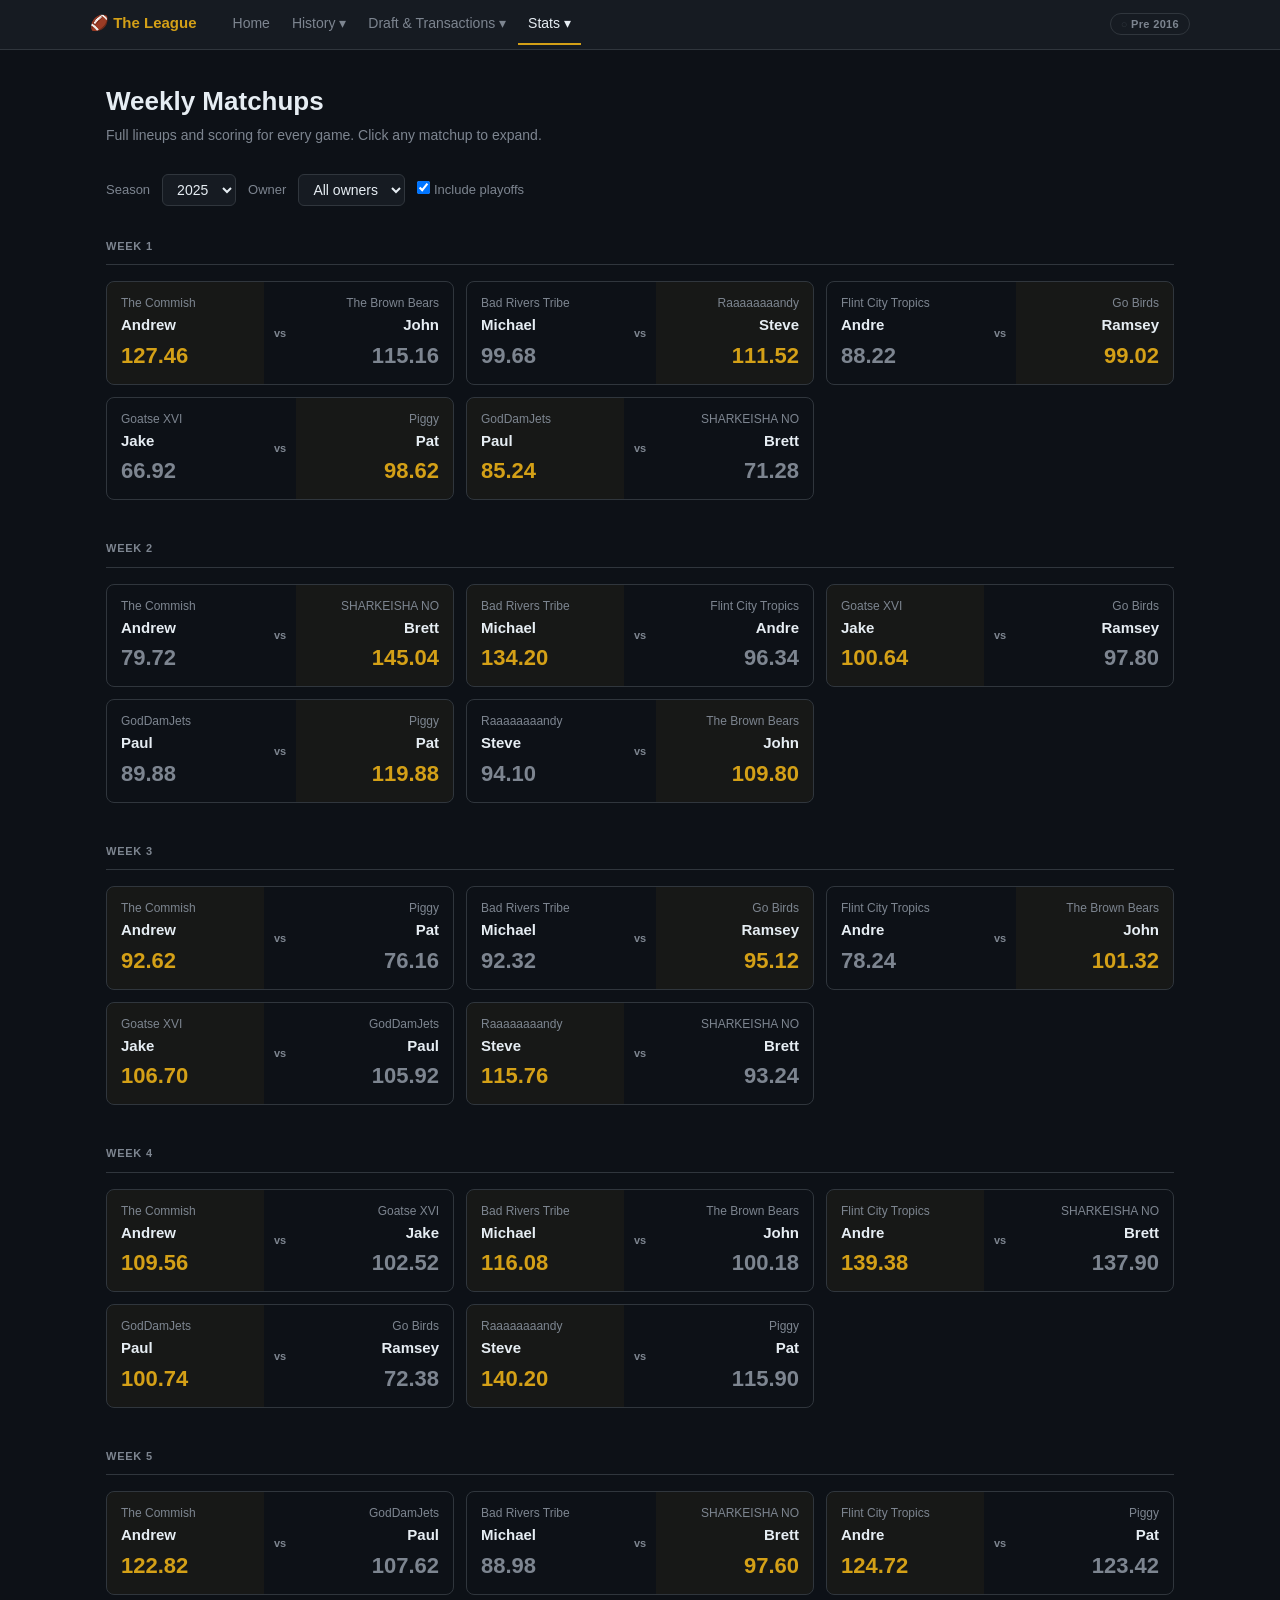
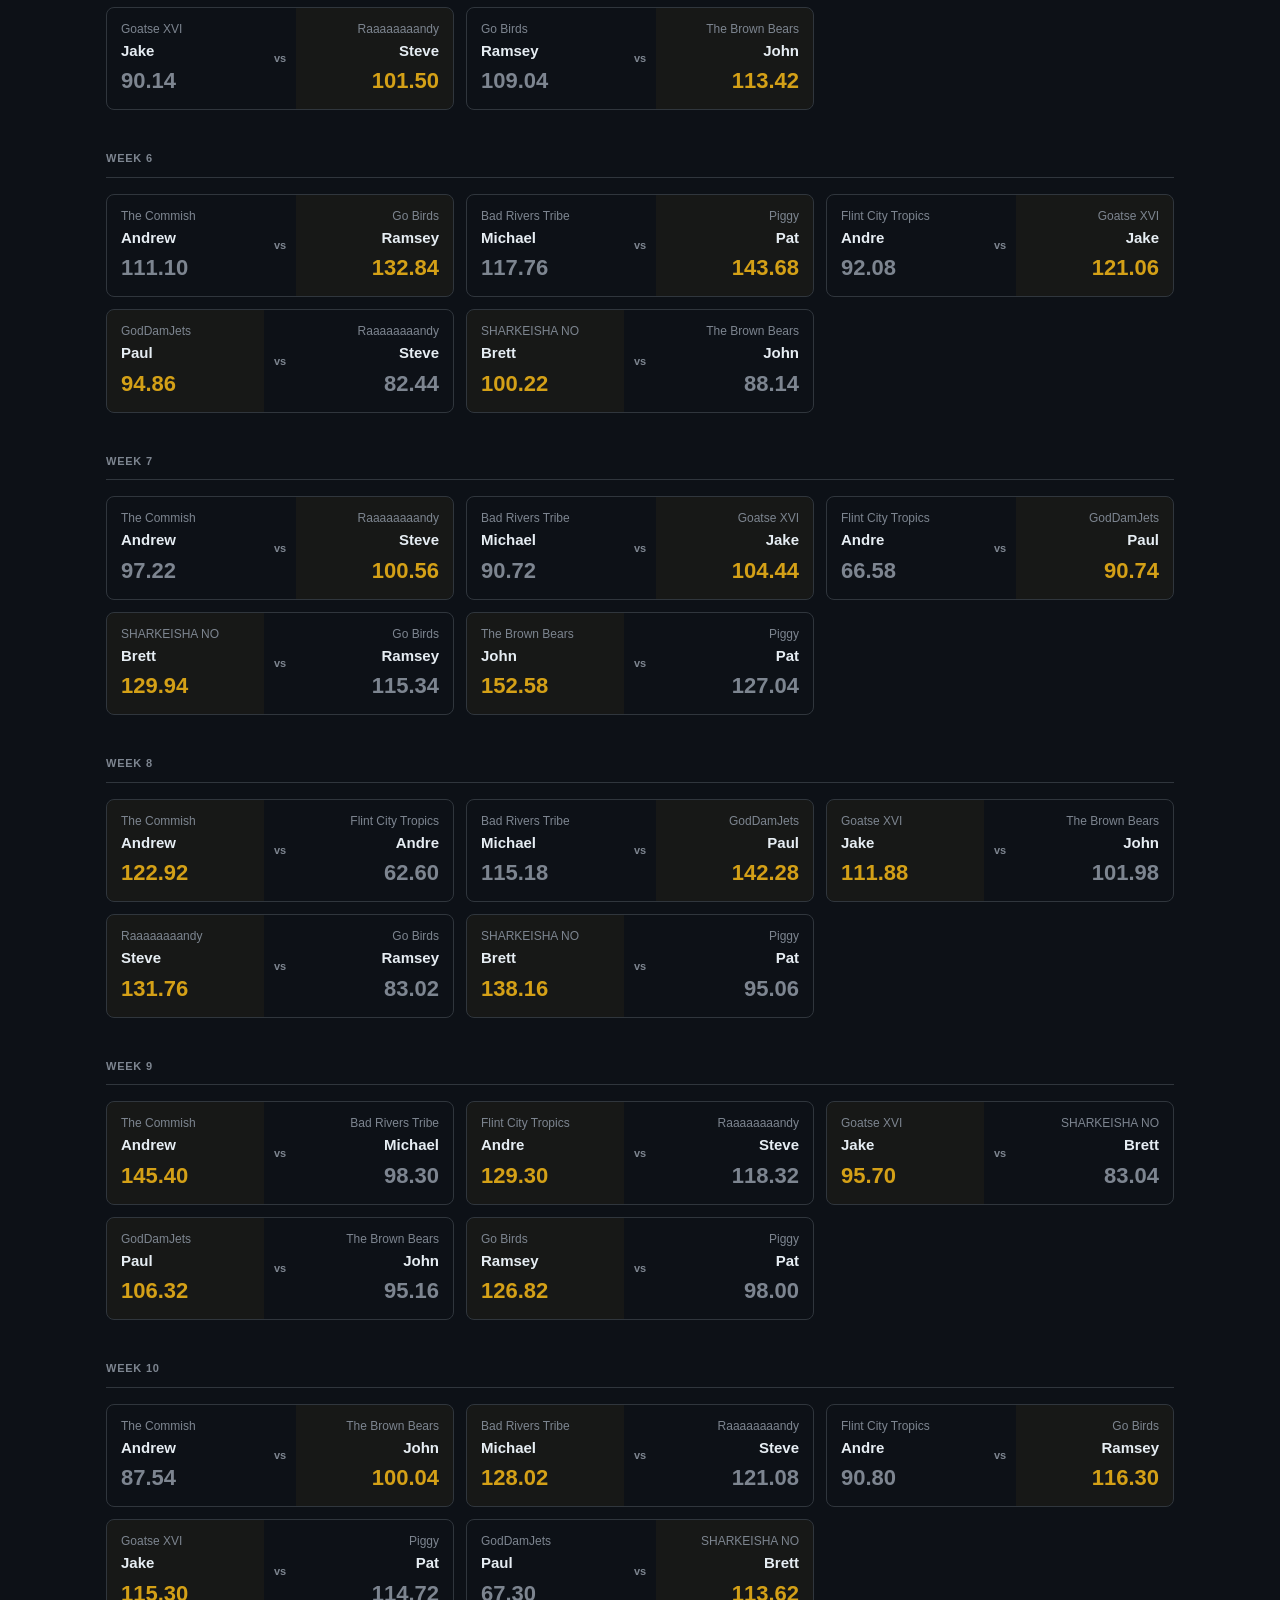
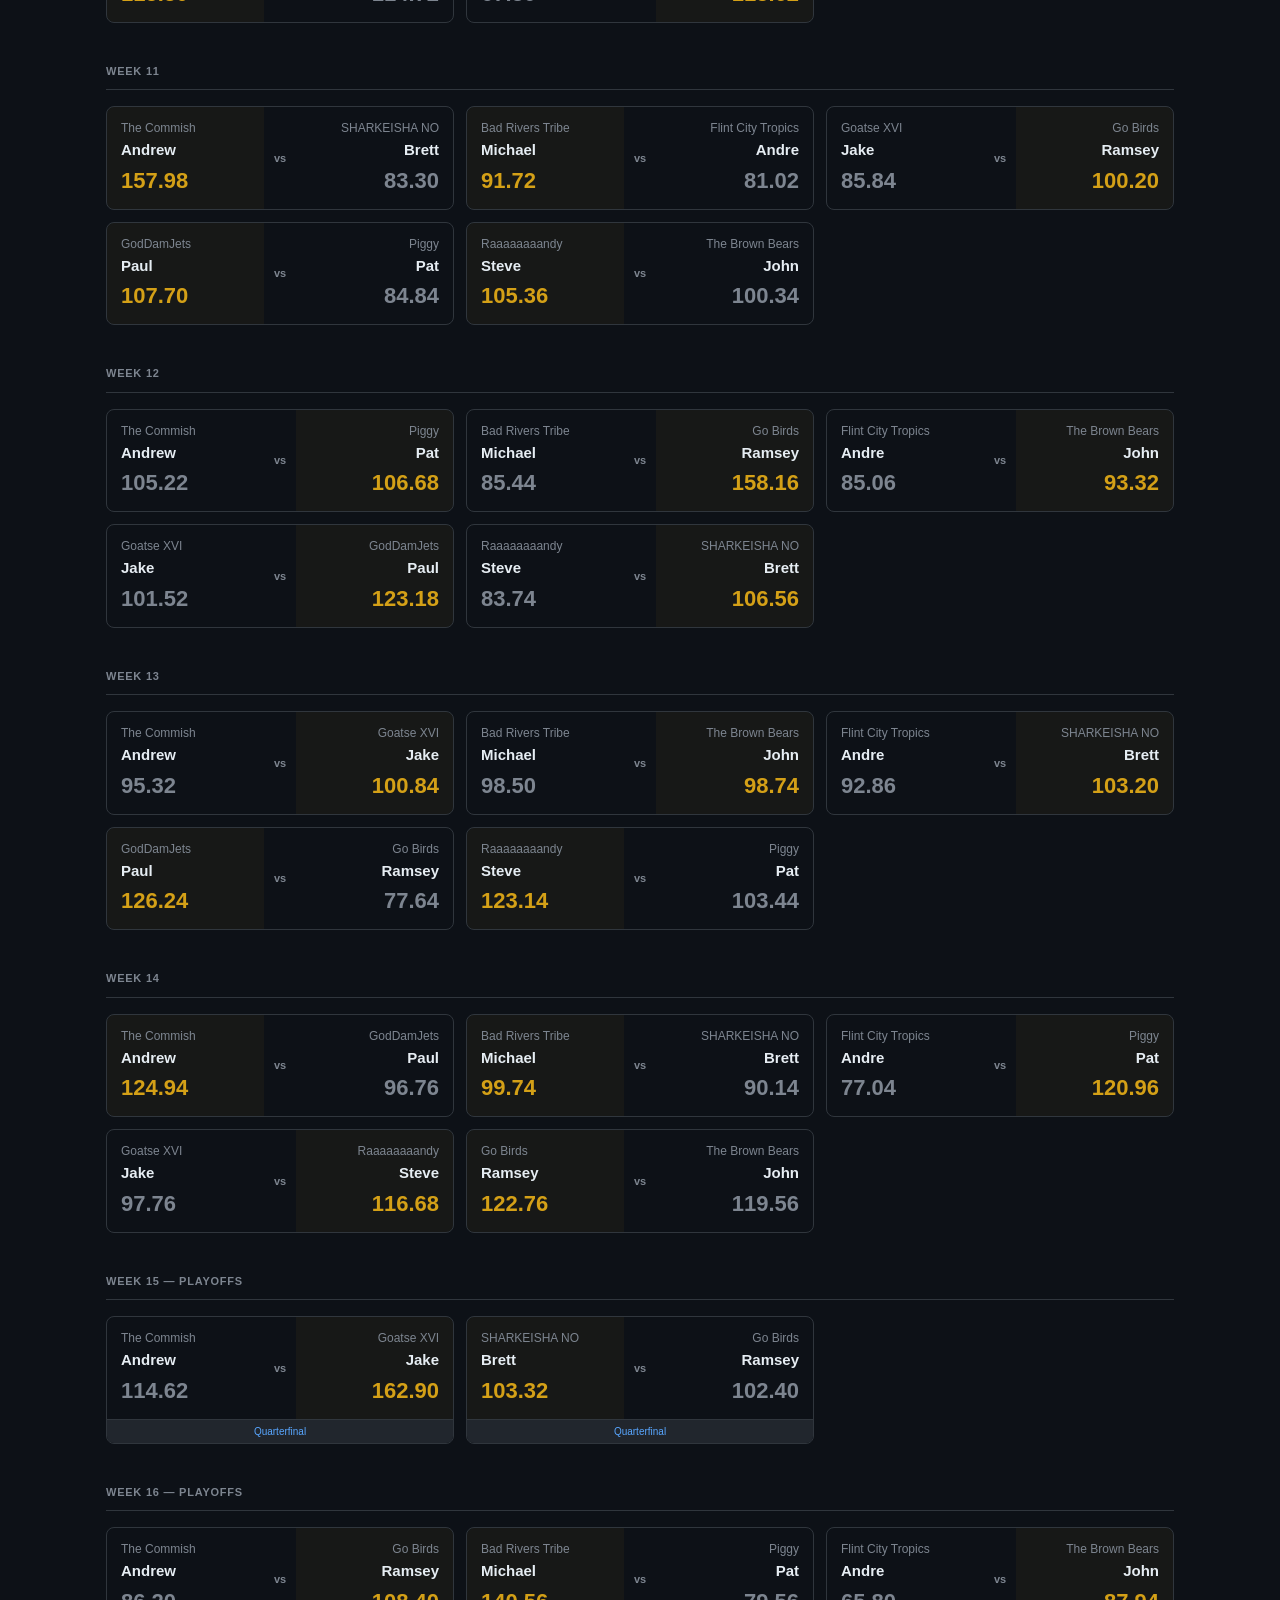
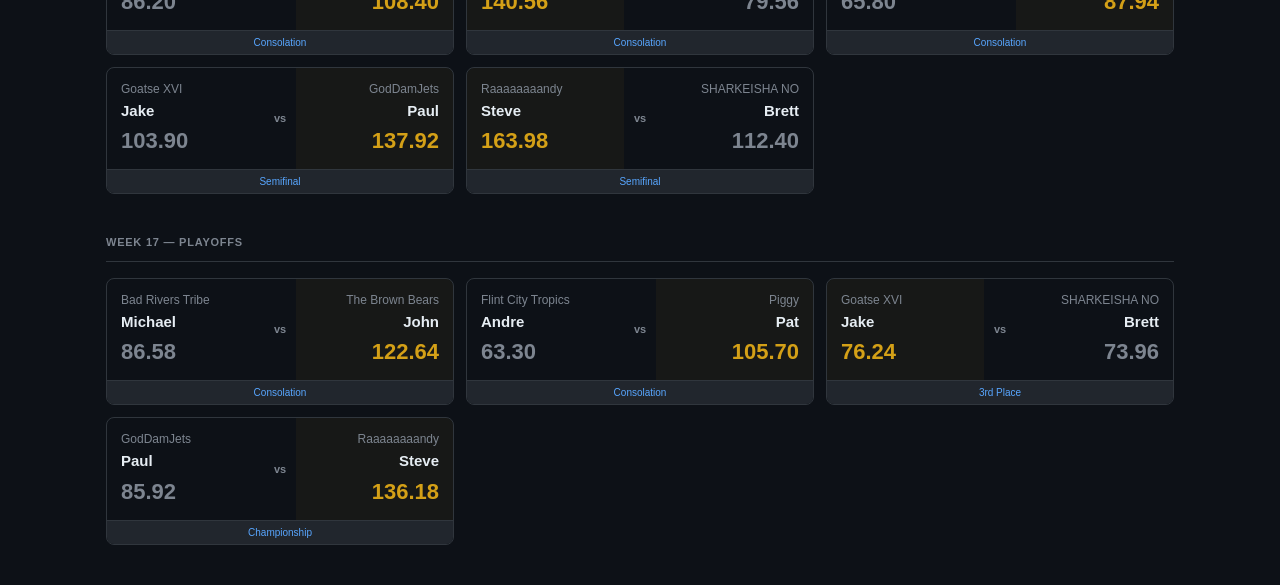
<file: docs/weekly.html>
<!DOCTYPE html>
<html lang="en">
<head>
  <meta charset="UTF-8">
  <meta name="viewport" content="width=device-width, initial-scale=1.0">
  <title>Weekly Matchups — The League</title>
  <link rel="icon" href="data:image/svg+xml,<svg xmlns='http://www.w3.org/2000/svg'><text y='32' font-size='32'>🏈</text></svg>">
  <link rel="stylesheet" href="css/style.css">
  <style>
    /* ── Matchup card grid ───────────────────────────────────────── */
    .week-header {
      font-size: 11px;
      font-weight: 600;
      color: var(--muted);
      text-transform: uppercase;
      letter-spacing: 0.07em;
      padding: 8px 0 10px;
      border-bottom: 1px solid var(--border);
      margin-bottom: 16px;
      margin-top: 32px;
    }
    .week-header:first-of-type { margin-top: 0; }

    .matchup-cards {
      display: grid;
      grid-template-columns: repeat(auto-fill, minmax(340px, 1fr));
      gap: 12px;
      margin-bottom: 8px;
    }

    .matchup-card {
      border: 1px solid var(--border);
      border-radius: 8px;
      overflow: hidden;
      cursor: pointer;
      transition: border-color 0.15s;
    }
    .matchup-card:hover { border-color: var(--gold); }
    .matchup-card.expanded { border-color: var(--gold); grid-column: 1 / -1; }

    .matchup-summary {
      display: flex;
      align-items: stretch;
    }
    .matchup-team {
      flex: 1;
      padding: 12px 14px;
      display: flex;
      flex-direction: column;
      gap: 2px;
    }
    .matchup-team.winner { background: rgba(212,160,23,0.05); }
    .matchup-team-name { font-size: 12px; color: var(--muted); }
    .matchup-owner { font-weight: 700; font-size: 15px; }
    .matchup-score { font-size: 22px; font-weight: 800; font-variant-numeric: tabular-nums; }
    .matchup-team.winner .matchup-score { color: var(--gold); }
    .matchup-team.loser  .matchup-score { color: var(--muted); }
    .matchup-divider {
      width: 1px;
      background: var(--border);
      margin: 8px 0;
    }
    .matchup-vs {
      display: flex;
      align-items: center;
      padding: 0 10px;
      color: var(--muted);
      font-size: 11px;
      font-weight: 600;
    }
    .matchup-badge {
      text-align: center;
      padding: 4px 8px;
      background: var(--surface2);
      font-size: 10px;
      color: var(--muted);
      border-top: 1px solid var(--border);
    }
    .matchup-badge.is-playoff { color: var(--blue); }

    /* ── Lineup detail (expanded) ────────────────────────────────── */
    .lineup-detail {
      display: none;
      border-top: 1px solid var(--border);
    }
    .matchup-card.expanded .lineup-detail { display: block; }

    .lineup-cols {
      display: grid;
      grid-template-columns: 1fr 1fr;
    }
    .lineup-col {
      padding: 12px 14px;
    }
    .lineup-col:first-child {
      border-right: 1px solid var(--border);
    }
    .lineup-col-header {
      font-size: 10px;
      font-weight: 700;
      text-transform: uppercase;
      letter-spacing: 0.06em;
      color: var(--muted);
      margin-bottom: 8px;
      padding-bottom: 6px;
      border-bottom: 1px solid var(--border);
    }

    .lineup-row {
      display: flex;
      align-items: center;
      gap: 6px;
      padding: 3px 0;
      font-size: 12px;
      border-bottom: 1px solid rgba(48,54,61,0.5);
    }
    .lineup-row:last-child { border-bottom: none; }
    .lineup-row.bench-row { opacity: 0.55; }
    .lineup-slot {
      width: 44px;
      font-size: 10px;
      font-weight: 600;
      color: var(--muted);
      flex-shrink: 0;
    }
    .lineup-player { flex: 1; min-width: 0; white-space: nowrap; overflow: hidden; text-overflow: ellipsis; }
    .lineup-nfl { font-size: 10px; color: var(--muted); width: 28px; flex-shrink: 0; }
    .lineup-pts {
      font-variant-numeric: tabular-nums;
      font-weight: 600;
      font-size: 12px;
      width: 38px;
      text-align: right;
      flex-shrink: 0;
    }
    .lineup-pts.top-score { color: var(--gold); }

    .lineup-totals {
      display: flex;
      justify-content: space-between;
      padding: 6px 0 2px;
      font-size: 11px;
      margin-top: 4px;
      border-top: 1px solid var(--border);
    }
    .lineup-totals .label { color: var(--muted); }
    .lineup-totals .val   { font-weight: 700; }

    /* ── Filter bar ──────────────────────────────────────────────── */
    .filter-bar {
      display: flex;
      align-items: center;
      gap: 12px;
      flex-wrap: wrap;
      margin-bottom: 24px;
    }
    .filter-bar label { color: var(--muted); font-size: 13px; white-space: nowrap; }

    @media (max-width: 600px) {
      .matchup-cards { grid-template-columns: 1fr; }
      .lineup-cols { grid-template-columns: 1fr; }
      .lineup-col:first-child { border-right: none; border-bottom: 1px solid var(--border); }
    }
  </style>
</head>
<body>

<nav>
  <div class="nav-inner">
    <a href="index.html" class="nav-brand">🏈 The League</a>
    <a href="index.html">Home</a>
    <div class="nav-group">
      <button class="nav-group-btn">History ▾</button>
      <div class="nav-dropdown">
        <a href="season.html">Seasons</a>
        <a href="alltime.html">All-Time</a>
        <a href="h2h.html">Head-to-Head</a>
        <a href="extrapoints.html">Extra Points</a>
        <a href="timeline.html">Season Timeline</a>
        <a href="owner.html">Owner Profiles</a>
        <a href="finalrosters.html">Final Rosters</a>
      </div>
    </div>
    <div class="nav-group">
      <button class="nav-group-btn">Draft & Transactions ▾</button>
      <div class="nav-dropdown">
        <a href="draft.html">Draft</a>
        <a href="transactions.html">Transactions</a>
      </div>
    </div>
    <div class="nav-group">
      <button class="nav-group-btn active">Stats ▾</button>
      <div class="nav-dropdown">
        <a href="players.html">Player History</a>
        <a href="rules.html">Rules</a>
      </div>
    </div>
  </div>
</nav>

<main>
  <div class="page-header">
    <h1>Weekly Matchups</h1>
    <p>Full lineups and scoring for every game. Click any matchup to expand.</p>
  </div>

  <div class="filter-bar">
    <label>Season</label>
    <select id="year-select"></select>
    <label>Owner</label>
    <select id="owner-select">
      <option value="">All owners</option>
    </select>
    <label>
      <input type="checkbox" id="playoff-toggle" checked> Include playoffs
    </label>
  </div>

  <div id="content"><p class="loading">Loading…</p></div>
</main>

<script src="js/utils.js"></script>
<script>
// Slot display order for lineups
const SLOT_ORDER = ['QB','WR','RB','TE','W/R/T','K','DEF','BN','IR'];

function slotRank(slot) {
  const i = SLOT_ORDER.indexOf(slot);
  return i === -1 ? 99 : i;
}

function isBench(slot) { return slot === 'BN' || slot === 'IR'; }

function posColor(pos) {
  const p = (pos || '').split('/')[0].toUpperCase();
  return { QB:'#e88', RB:'#8d8', WR:'#88d', TE:'#da8' }[p] || 'var(--muted)';
}

// Build lineup HTML for one team
function buildLineupHTML(entries) {
  if (!entries || !entries.length) return '<p class="empty" style="font-size:12px">No lineup data</p>';

  const sorted = [...entries].sort((a, b) => slotRank(a.slot) - slotRank(b.slot));

  const starters = sorted.filter(e => !isBench(e.slot));
  const bench    = sorted.filter(e => isBench(e.slot));

  const startPts  = starters.reduce((s, e) => s + (parseFloat(e.fantasy_pts) || 0), 0);
  const benchPts  = bench.reduce((s, e) => s + (parseFloat(e.fantasy_pts) || 0), 0);
  const topScore  = Math.max(...starters.map(e => parseFloat(e.fantasy_pts) || 0));

  const makeRow = (e) => {
    const pts = parseFloat(e.fantasy_pts) || 0;
    const isTop = !isBench(e.slot) && pts === topScore && topScore > 0;
    const benchCls = isBench(e.slot) ? ' bench-row' : '';
    return `<div class="lineup-row${benchCls}">
      <span class="lineup-slot">${e.slot}</span>
      <span class="lineup-player" title="${e.player}" style="color:${posColor(e.pos)}">${e.player}</span>
      <span class="lineup-nfl">${e.nfl_team || ''}</span>
      <span class="lineup-pts${isTop ? ' top-score' : ''}">${pts !== 0 ? pts.toFixed(2) : '—'}</span>
    </div>`;
  };

  const hasBench = bench.length > 0;
  const benchDivider = hasBench
    ? `<div style="font-size:10px;color:var(--muted);text-transform:uppercase;letter-spacing:.05em;padding:6px 0 4px;margin-top:4px;border-top:1px solid var(--border)">Bench</div>`
    : '';

  return `
    ${starters.map(makeRow).join('')}
    ${benchDivider}
    ${bench.map(makeRow).join('')}
    <div class="lineup-totals">
      <span class="label">Started</span>
      <span class="val">${startPts.toFixed(2)}</span>
    </div>
    ${hasBench ? `<div class="lineup-totals" style="margin-top:0">
      <span class="label">Left on bench</span>
      <span class="val" style="color:var(--muted)">${benchPts.toFixed(2)}</span>
    </div>` : ''}
  `;
}

// Build one matchup card
function buildCard(matchup, lineupsByTeam) {
  const { team1, owner1, score1, team2, owner2, score2, playoff, round, week, year } = matchup;
  const won1 = score1 > score2;
  const won2 = score2 > score1;
  const diff = Math.abs(score1 - score2).toFixed(2);

  const badge = round
    ? `<div class="matchup-badge is-playoff">${round}</div>`
    : (playoff ? `<div class="matchup-badge is-playoff">Playoffs</div>` : '');

  const lineup1 = buildLineupHTML(lineupsByTeam[team1]);
  const lineup2 = buildLineupHTML(lineupsByTeam[team2]);

  return `
    <div class="matchup-card" data-week="${week}" data-year="${year}"
         data-owners="${owner1}|${owner2}">
      <div class="matchup-summary" onclick="toggleCard(this.closest('.matchup-card'))">
        <div class="matchup-team ${won1 ? 'winner' : 'loser'}">
          <div class="matchup-team-name">${team1}</div>
          <div class="matchup-owner">${owner1}</div>
          <div class="matchup-score">${score1.toFixed(2)}</div>
        </div>
        <div class="matchup-vs">vs</div>
        <div class="matchup-team ${won2 ? 'winner' : 'loser'}" style="text-align:right">
          <div class="matchup-team-name">${team2}</div>
          <div class="matchup-owner">${owner2}</div>
          <div class="matchup-score">${score2.toFixed(2)}</div>
        </div>
      </div>
      ${badge}
      <div class="lineup-detail">
        <div style="text-align:center;padding:6px 8px;background:var(--surface2);font-size:11px;color:var(--muted);border-top:1px solid var(--border)">
          Margin of victory: <strong style="color:var(--text)">${diff}</strong>
        </div>
        <div class="lineup-cols">
          <div class="lineup-col">
            <div class="lineup-col-header">${owner1} — ${team1}</div>
            ${lineup1}
          </div>
          <div class="lineup-col">
            <div class="lineup-col-header">${owner2} — ${team2}</div>
            ${lineup2}
          </div>
        </div>
      </div>
    </div>
  `;
}

function toggleCard(card) {
  card.classList.toggle('expanded');
}

// ── Main ──────────────────────────────────────────────────────────────────────
const yearSelect   = document.getElementById('year-select');
const ownerSelect  = document.getElementById('owner-select');
const playoffToggle = document.getElementById('playoff-toggle');

for (const y of [...SEASONS].reverse()) {
  yearSelect.appendChild(new Option(y, y));
}

const params = new URLSearchParams(location.search);
if (params.has('year') && SEASONS.includes(parseInt(params.get('year')))) {
  yearSelect.value = params.get('year');
}

let currentMatchups = [];
let currentLineups  = {};
let currentOwnerMap = {};

yearSelect.addEventListener('change', loadYear);
ownerSelect.addEventListener('change', render);
playoffToggle.addEventListener('change', render);

async function loadYear() {
  const year = parseInt(yearSelect.value);
  const url = new URL(location.href);
  url.searchParams.set('year', year);
  history.replaceState({}, '', url);

  document.getElementById('content').innerHTML = '<p class="loading">Loading…</p>';

  const [matchups, lineups, standings] = await Promise.all([
    loadFile(year, 'matchups.json'),
    loadFile(year, 'weekly_lineups.json'),
    loadFile(year, 'standings.json'),
  ]);

  currentOwnerMap = buildTeamOwnerMap(standings);

  // Enrich matchups with owner names
  currentMatchups = matchups.map(m => ({
    ...m,
    year,
    score1: parseFloat(m.score1),
    score2: parseFloat(m.score2),
    owner1: currentOwnerMap[m.team1] || m.team1,
    owner2: currentOwnerMap[m.team2] || m.team2,
  }));

  // Group lineups by week → team
  currentLineups = {};
  for (const e of lineups) {
    if (!currentLineups[e.week]) currentLineups[e.week] = {};
    if (!currentLineups[e.week][e.team]) currentLineups[e.week][e.team] = [];
    currentLineups[e.week][e.team].push(e);
  }

  // Populate owner filter
  const owners = [...new Set(
    standings.map(t => normOwner(t.owner))
  )].sort();

  const savedOwner = ownerSelect.value;
  ownerSelect.innerHTML = '<option value="">All owners</option>';
  owners.forEach(o => ownerSelect.appendChild(new Option(o, o)));
  if (owners.includes(savedOwner)) ownerSelect.value = savedOwner;

  render();
}

function render() {
  const ownerFilter  = ownerSelect.value;
  const showPlayoffs = playoffToggle.checked;

  let filtered = currentMatchups;
  if (!showPlayoffs) filtered = filtered.filter(m => !m.playoff);
  if (ownerFilter)   filtered = filtered.filter(m =>
    m.owner1 === ownerFilter || m.owner2 === ownerFilter
  );

  const content = document.getElementById('content');
  if (!filtered.length) {
    content.innerHTML = '<p class="empty">No matchups found.</p>';
    return;
  }

  // Group by week
  const byWeek = {};
  for (const m of filtered) {
    (byWeek[m.week] = byWeek[m.week] || []).push(m);
  }
  const weeks = Object.keys(byWeek).map(Number).sort((a, b) => a - b);

  let html = '';
  for (const week of weeks) {
    const games = byWeek[week];
    const isPlayoff = games[0].playoff;
    const label = isPlayoff
      ? (games[0].round ? `Week ${week} — ${games[0].round.includes('Consolation') ? 'Playoffs' : 'Playoffs'}` : `Week ${week} — Playoffs`)
      : `Week ${week}`;
    html += `<div class="week-header">${label}</div>`;
    html += `<div class="matchup-cards">`;
    for (const m of games) {
      const weekLineups = currentLineups[week] || {};
      html += buildCard(m, weekLineups);
    }
    html += `</div>`;
  }

  content.innerHTML = html;
}

loadYear();
</script>
</body>
</html>
</file>
<file: docs/css/style.css>
:root {
  --bg:       #0d1117;
  --surface:  #161b22;
  --surface2: #21262d;
  --border:   #30363d;
  --text:     #e6edf3;
  --muted:    #7d8590;
  --gold:     #d4a017;
  --green:    #3fb950;
  --red:      #f85149;
  --blue:     #58a6ff;
}

*, *::before, *::after { box-sizing: border-box; }
* { margin: 0; padding: 0; }

body {
  background: var(--bg);
  color: var(--text);
  font-family: -apple-system, BlinkMacSystemFont, 'Segoe UI', 'Helvetica Neue', Arial, sans-serif;
  font-size: 14px;
  line-height: 1.5;
  min-height: 100vh;
}

a { color: var(--blue); text-decoration: none; }
a:hover { text-decoration: underline; }

/* ── Navigation ─────────────────────────────────────────────── */
nav {
  background: var(--surface);
  border-bottom: 1px solid var(--border);
  padding: 0 16px;
  position: sticky;
  top: 0;
  z-index: 100;
}
.nav-inner {
  max-width: 1100px;
  margin: 0 auto;
  display: flex;
  align-items: center;
  gap: 2px;
}
.nav-brand {
  font-weight: 700;
  font-size: 15px;
  color: var(--gold);
  padding: 12px 16px 12px 0;
  margin-right: 8px;
  white-space: nowrap;
  text-decoration: none;
  border-bottom: 2px solid transparent;
}
.nav-brand:hover { text-decoration: none; }
nav a {
  color: var(--muted);
  text-decoration: none;
  padding: 12px 10px;
  font-size: 14px;
  border-bottom: 2px solid transparent;
  transition: color 0.1s, border-color 0.1s;
  white-space: nowrap;
}
nav a:hover { color: var(--text); text-decoration: none; }
nav a.active { color: var(--text); border-bottom-color: var(--gold); }

/* ── Nav dropdowns ───────────────────────────────────────────── */
.nav-group { position: relative; }
.nav-group-btn {
  background: none;
  border: none;
  border-bottom: 2px solid transparent;
  color: var(--muted);
  cursor: pointer;
  font-family: inherit;
  font-size: 14px;
  padding: 12px 10px;
  transition: color 0.1s, border-color 0.1s;
  white-space: nowrap;
}
.nav-group:hover .nav-group-btn { color: var(--text); }
.nav-group-btn.active { color: var(--text); border-bottom-color: var(--gold); }
.nav-dropdown {
  display: none;
  position: absolute;
  top: 100%;
  left: 0;
  background: var(--surface);
  border: 1px solid var(--border);
  border-radius: 0 6px 6px 6px;
  padding: 4px 0;
  min-width: 168px;
  z-index: 200;
  box-shadow: 0 4px 16px rgba(0,0,0,0.4);
}
.nav-group:hover .nav-dropdown { display: block; }
.nav-dropdown a {
  display: block;
  padding: 8px 16px;
  border-bottom-width: 0;
}
.nav-dropdown a:hover { background: var(--surface2); text-decoration: none; }
.nav-dropdown a.active { color: var(--text); font-weight: 600; background: rgba(212,160,23,0.08); border-bottom-color: transparent; }

/* ── Layout ──────────────────────────────────────────────────── */
main {
  max-width: 1100px;
  margin: 0 auto;
  padding: 32px 16px;
}

section { margin-bottom: 40px; }

section h2 {
  font-size: 12px;
  font-weight: 600;
  color: var(--muted);
  text-transform: uppercase;
  letter-spacing: 0.07em;
  margin-bottom: 12px;
  padding-bottom: 8px;
  border-bottom: 1px solid var(--border);
}

.two-col {
  display: grid;
  grid-template-columns: 1fr 1fr;
  gap: 24px;
}

/* ── Hero (home page) ────────────────────────────────────────── */
.hero {
  text-align: center;
  padding: 48px 0 40px;
  border-bottom: 1px solid var(--border);
  margin-bottom: 40px;
}
.hero h1 {
  font-size: 52px;
  font-weight: 800;
  color: var(--gold);
  letter-spacing: -0.02em;
}
.hero .subtitle {
  font-size: 17px;
  color: var(--muted);
  margin-top: 6px;
}
.hero .stats-row {
  display: flex;
  justify-content: center;
  gap: 48px;
  margin-top: 32px;
  flex-wrap: wrap;
}
.hero .stat-value {
  font-size: 30px;
  font-weight: 700;
  color: var(--text);
}
.hero .stat-label {
  font-size: 11px;
  color: var(--muted);
  text-transform: uppercase;
  letter-spacing: 0.06em;
  margin-top: 2px;
}

/* ── Tables ──────────────────────────────────────────────────── */
.table-wrap {
  overflow-x: auto;
  border-radius: 6px;
  border: 1px solid var(--border);
}

table {
  width: 100%;
  border-collapse: collapse;
  font-size: 13px;
}

th {
  background: var(--surface);
  color: var(--muted);
  font-weight: 600;
  text-transform: uppercase;
  font-size: 11px;
  letter-spacing: 0.04em;
  padding: 8px 12px;
  text-align: left;
  white-space: nowrap;
  border-bottom: 1px solid var(--border);
}

th.sortable { cursor: pointer; user-select: none; }
th.sortable:hover { color: var(--text); }
th.sort-asc::after  { content: ' ▲'; font-size: 10px; }
th.sort-desc::after { content: ' ▼'; font-size: 10px; }

td {
  padding: 8px 12px;
  border-bottom: 1px solid var(--border);
  vertical-align: middle;
}
tr:last-child td { border-bottom: none; }
tbody tr:hover { background: var(--surface2); }

.num { text-align: right; font-variant-numeric: tabular-nums; }

/* Champion rows */
tr.is-champ { background: rgba(212,160,23,0.06); }
tr.is-champ td:first-child { border-left: 3px solid var(--gold); padding-left: 9px; }

/* ── Badges ──────────────────────────────────────────────────── */
.badge {
  display: inline-block;
  padding: 2px 7px;
  border-radius: 10px;
  font-size: 11px;
  font-weight: 600;
  white-space: nowrap;
}
.badge-gold  { background: rgba(212,160,23,0.2);  color: var(--gold); }
.badge-green { background: rgba(63,185,80,0.15);  color: var(--green); }
.badge-red   { background: rgba(248,81,73,0.15);  color: var(--red); }
.badge-blue  { background: rgba(88,166,255,0.15); color: var(--blue); }
.badge-gray  { background: var(--surface2);       color: var(--muted); }

.win  { color: var(--green); font-weight: 600; }
.loss { color: var(--red);   font-weight: 600; }

/* ── Form controls ───────────────────────────────────────────── */
.controls {
  display: flex;
  align-items: center;
  gap: 12px;
  margin-bottom: 20px;
  flex-wrap: wrap;
}
.controls label { color: var(--muted); font-size: 13px; }

select {
  background: var(--surface);
  color: var(--text);
  border: 1px solid var(--border);
  border-radius: 6px;
  padding: 6px 10px;
  font-size: 14px;
  cursor: pointer;
}
select:focus { outline: none; border-color: var(--gold); }

/* ── Loading / empty ─────────────────────────────────────────── */
.loading, .empty {
  text-align: center;
  padding: 48px;
  color: var(--muted);
}

/* ── H2H record display ──────────────────────────────────────── */
.h2h-record {
  display: flex;
  align-items: center;
  justify-content: center;
  gap: 32px;
  padding: 32px;
  background: var(--surface);
  border-radius: 8px;
  border: 1px solid var(--border);
  margin-bottom: 24px;
}
.h2h-owner { text-align: center; min-width: 130px; }
.h2h-owner .name  { font-size: 18px; font-weight: 700; }
.h2h-owner .wins  { font-size: 44px; font-weight: 800; color: var(--gold); line-height: 1; margin: 8px 0 4px; }
.h2h-owner .winpct { color: var(--muted); font-size: 12px; }
.h2h-vs { font-size: 13px; color: var(--muted); font-weight: 600; }

/* ── Season grid (all-time page) ─────────────────────────────── */
.season-grid-wrap { overflow-x: auto; border-radius: 6px; border: 1px solid var(--border); }
.season-grid { border-collapse: collapse; font-size: 12px; white-space: nowrap; }
.season-grid th { font-size: 11px; }
.season-grid td { padding: 5px 10px; text-align: center; border-bottom: 1px solid var(--border); border-right: 1px solid var(--border); }
.season-grid td.owner-cell { text-align: left; font-weight: 600; padding-left: 12px; }
.season-grid td.champ-cell  { background: rgba(212,160,23,0.18); color: var(--gold); font-weight: 700; }
.season-grid td.playoff-cell { background: rgba(63,185,80,0.08); color: var(--green); }
.season-grid td.empty-cell  { color: var(--border); }

/* ── Draft board ─────────────────────────────────────────────── */
.draft-wrap { overflow-x: auto; border-radius: 6px; border: 1px solid var(--border); }
.draft-table { border-collapse: collapse; font-size: 12px; }
.draft-table th { font-size: 11px; min-width: 90px; }
.draft-table td { padding: 5px 10px; border-bottom: 1px solid var(--border); border-right: 1px solid var(--border); vertical-align: top; }
.draft-table td.round-cell { color: var(--muted); font-weight: 600; font-size: 11px; text-align: center; background: var(--surface); white-space: nowrap; }
.draft-pick { }
.draft-pick .player { font-weight: 500; }
.draft-pick .pos { font-size: 10px; margin-top: 1px; }
.pos-QB { color: #e88; }
.pos-RB { color: #8d8; }
.pos-WR { color: #88d; }
.pos-TE { color: #da8; }
.pos-K, .pos-DEF { color: var(--muted); }

/* ── Page header ─────────────────────────────────────────────── */
.page-header { margin-bottom: 28px; }
.page-header h1 { font-size: 26px; font-weight: 700; }
.page-header p  { color: var(--muted); margin-top: 4px; }

/* ── Nav dropdown click-toggle (desktop touch / tablets) ─────── */
.nav-group.open .nav-dropdown { display: block; }

/* ── Mobile navigation hamburger ─────────────────────────────── */
#nav-hamburger {
  display: none;
  background: none;
  border: 1px solid var(--border);
  border-radius: 6px;
  color: var(--muted);
  cursor: pointer;
  font-family: inherit;
  font-size: 18px;
  line-height: 1;
  margin-left: auto;
  padding: 5px 10px;
}

/* ── Responsive ──────────────────────────────────────────────── */
@media (max-width: 700px) {
  .two-col { grid-template-columns: 1fr; }
  .hero h1 { font-size: 38px; }
  .hero .stats-row { gap: 28px; }
  .h2h-record { flex-direction: column; gap: 16px; }

  /* Hide pre-modern toggle by default on mobile (shown in open menu below) */
  #pre-modern-toggle { display: none; }
  #nav-hamburger     { display: block; }

  .nav-inner { flex-wrap: wrap; }

  /* Hide all nav items except brand by default */
  .nav-inner > a:not(.nav-brand),
  .nav-inner > .nav-group { display: none; }

  /* Reveal stacked items when nav is open */
  .nav-inner.nav-open > a:not(.nav-brand) {
    display: block;
    width: 100%;
    padding: 10px 16px;
    border-top: 1px solid var(--border);
    border-bottom: none;
    color: var(--muted);
  }
  .nav-inner.nav-open > .nav-group {
    display: block;
    width: 100%;
  }
  /* Show pre-modern toggle at bottom of open mobile menu */
  .nav-inner.nav-open #pre-modern-toggle {
    display: block;
    width: 100%;
    text-align: left;
    margin-left: 0;
    border: none;
    border-top: 1px solid var(--border);
    border-radius: 0;
    padding: 10px 16px;
  }
  .nav-inner.nav-open .nav-group-btn {
    width: 100%;
    text-align: left;
    padding: 10px 16px;
    border-top: 1px solid var(--border);
    border-bottom: none;
  }

  /* Dropdowns expand inline (no hover needed) */
  .nav-inner.nav-open .nav-dropdown {
    display: block;
    position: static;
    background: var(--surface2);
    border: none;
    border-radius: 0;
    box-shadow: none;
    min-width: auto;
    padding: 0;
  }
  .nav-inner.nav-open .nav-dropdown a {
    padding: 9px 16px 9px 28px;
  }
}
</file>
